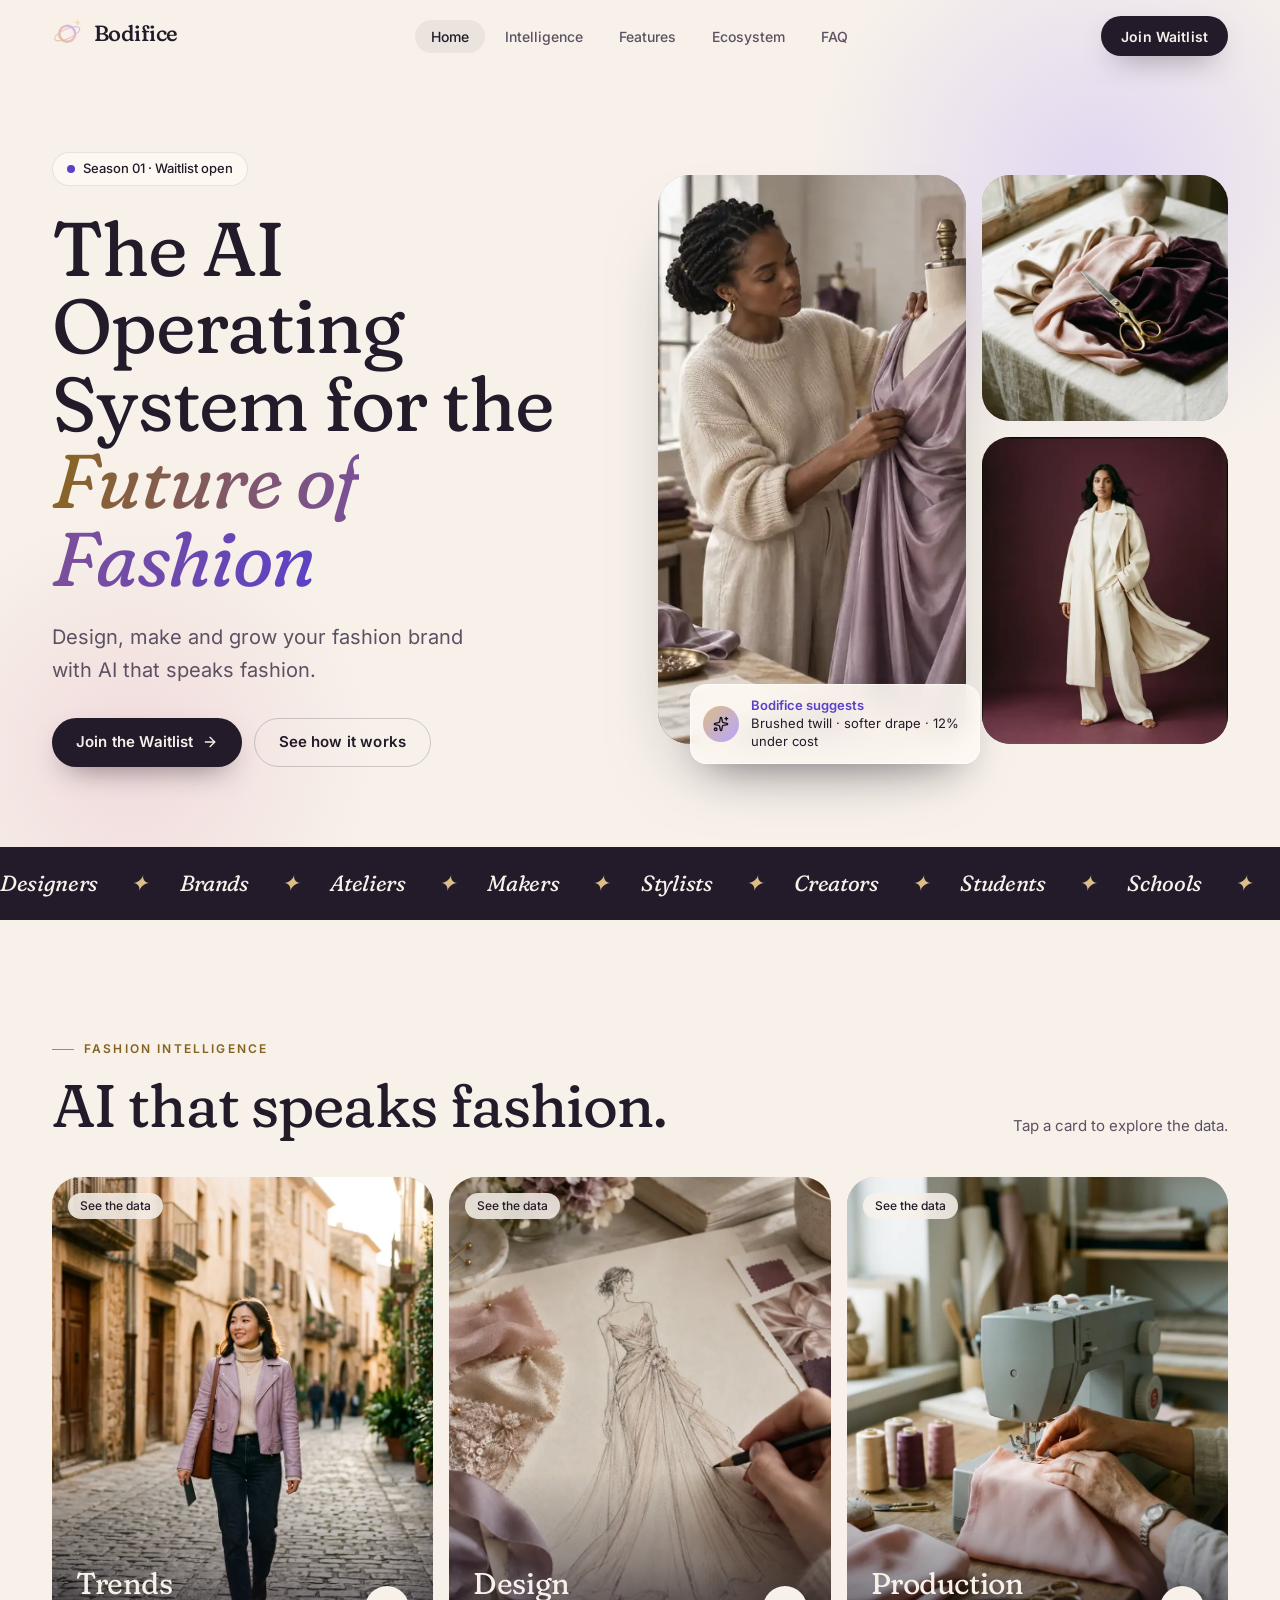
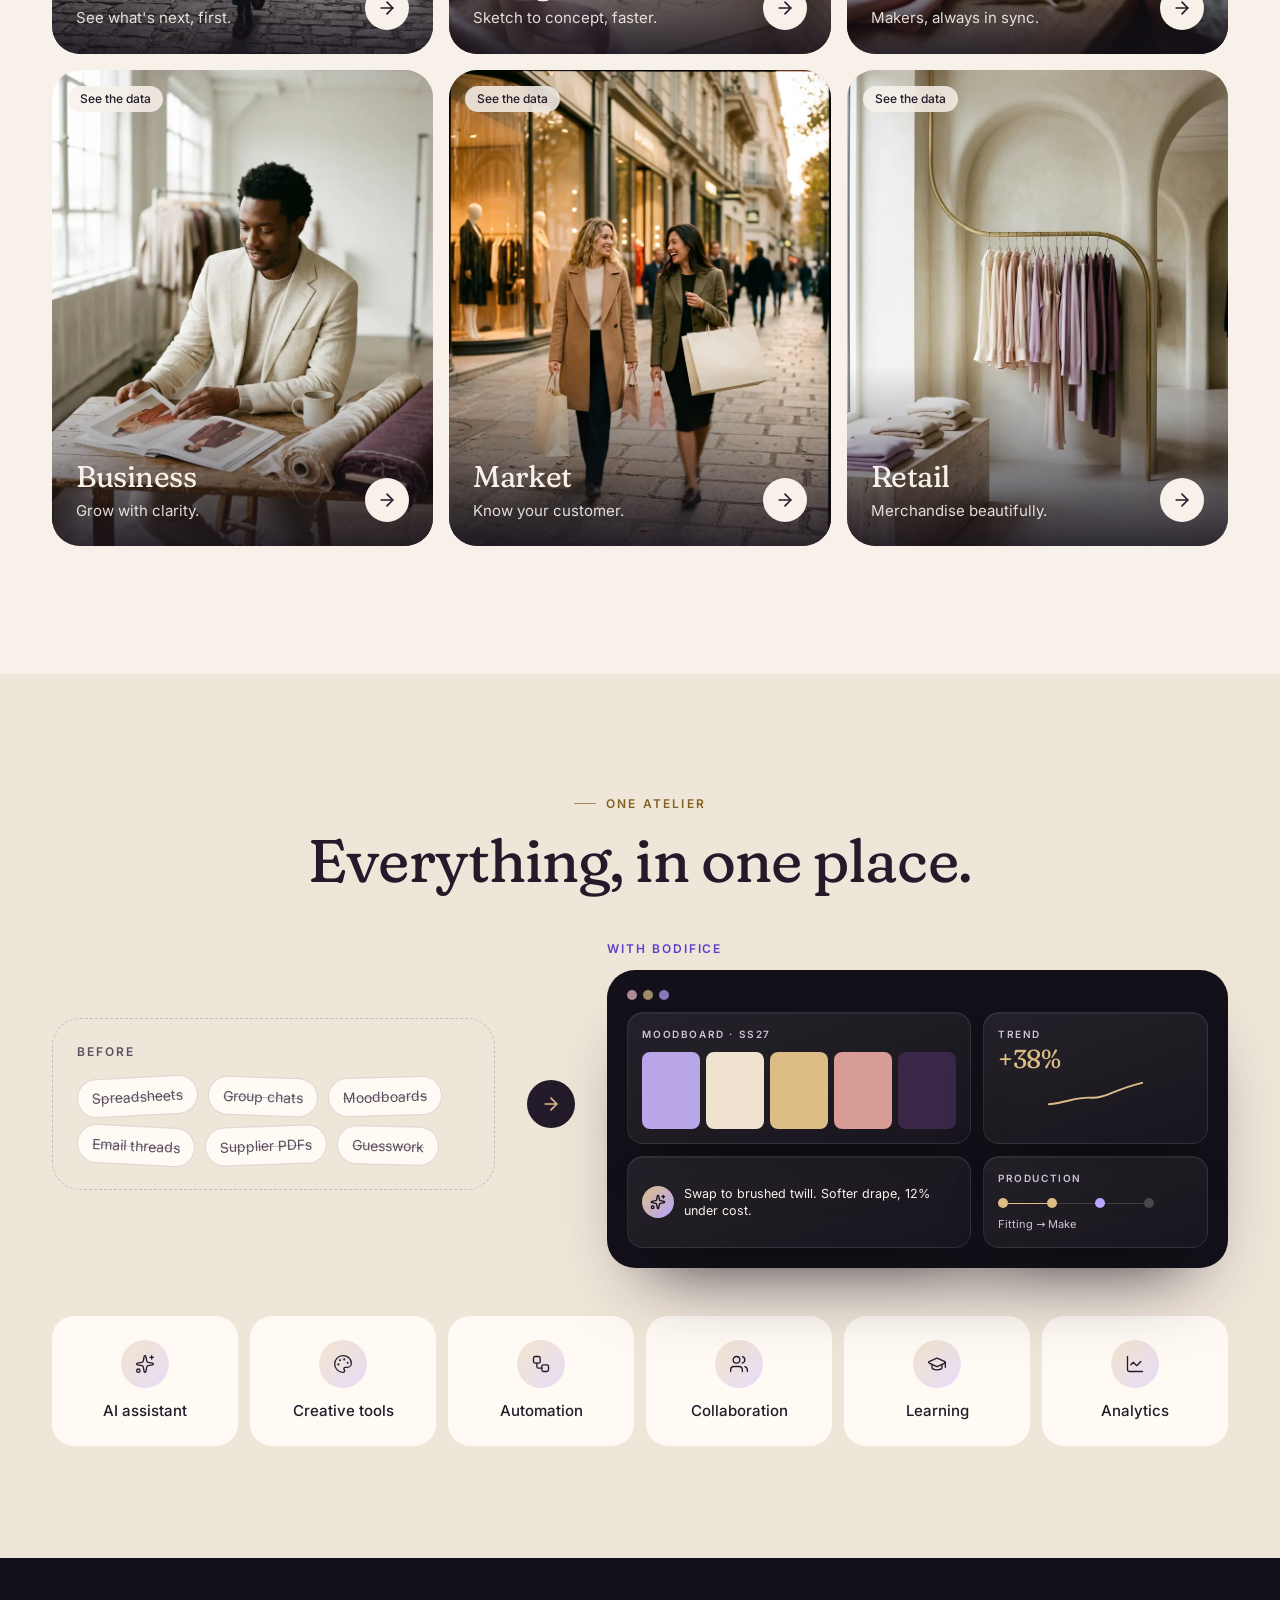
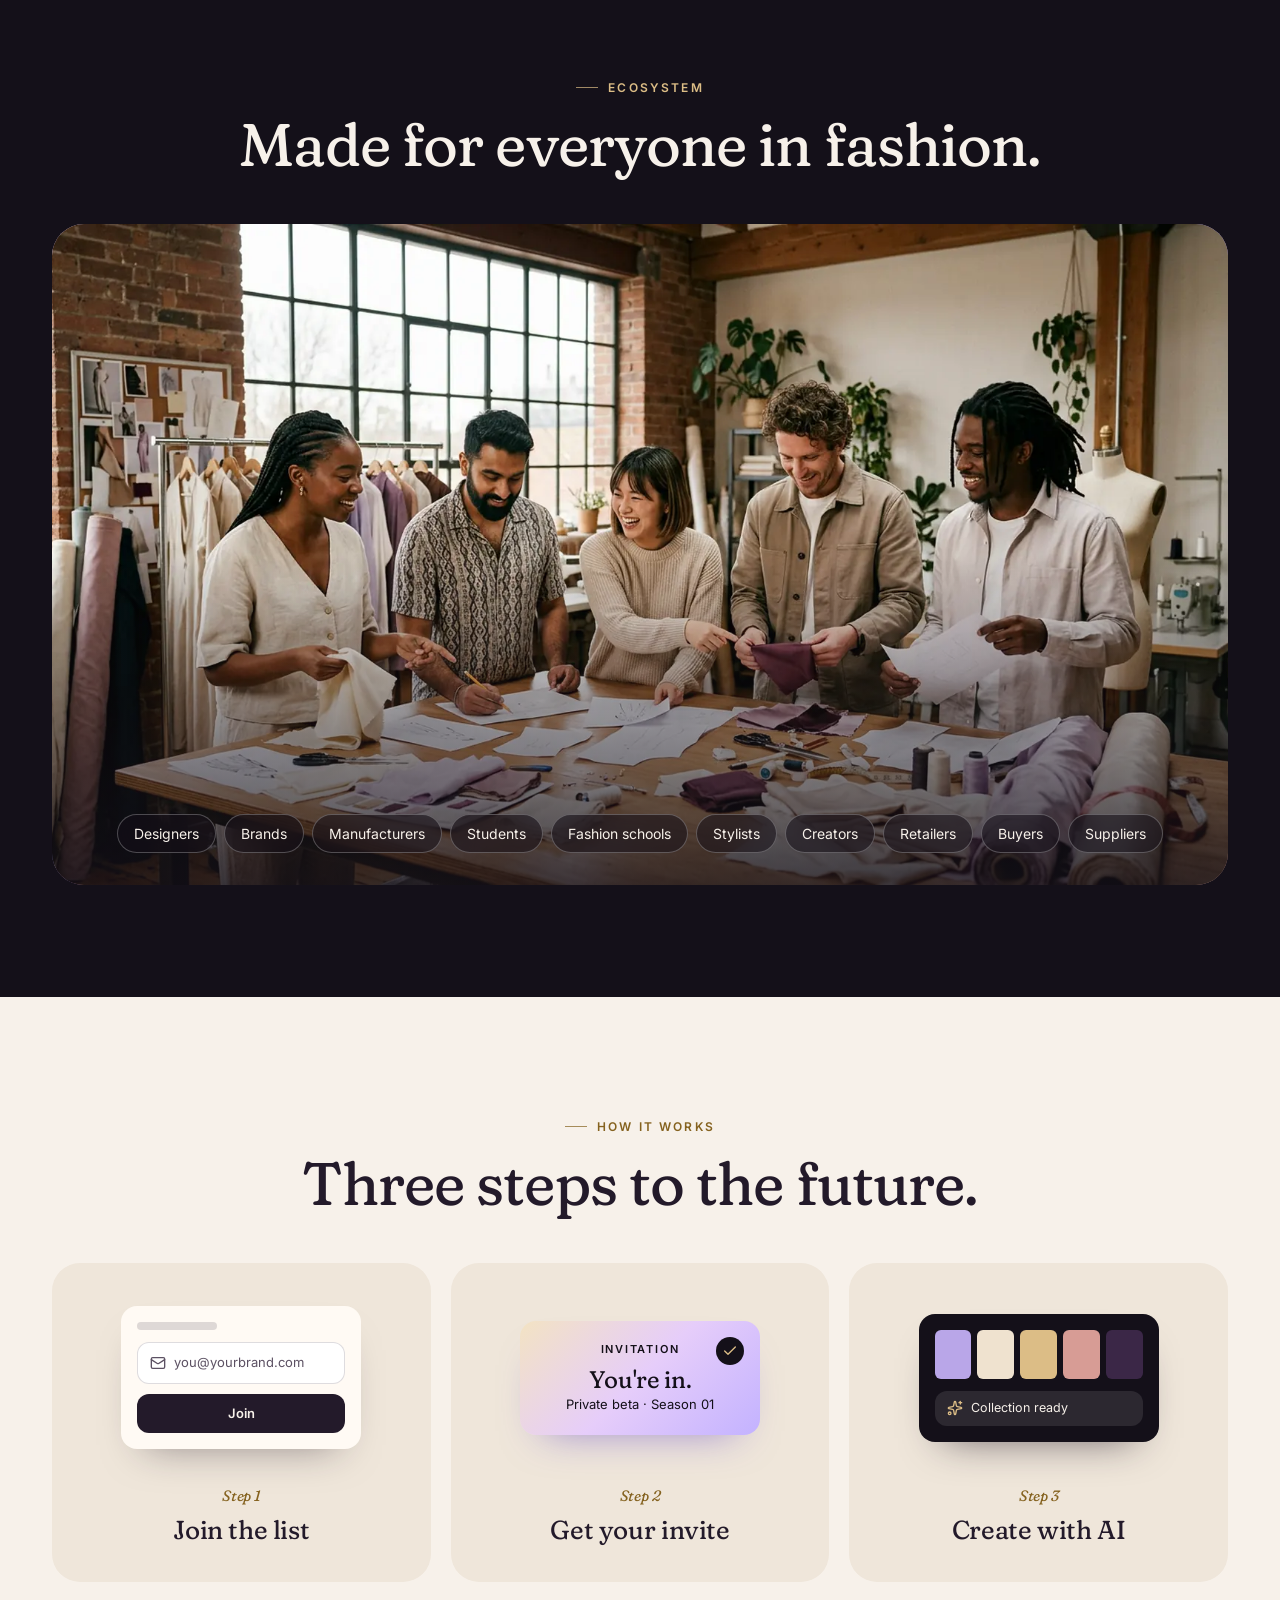
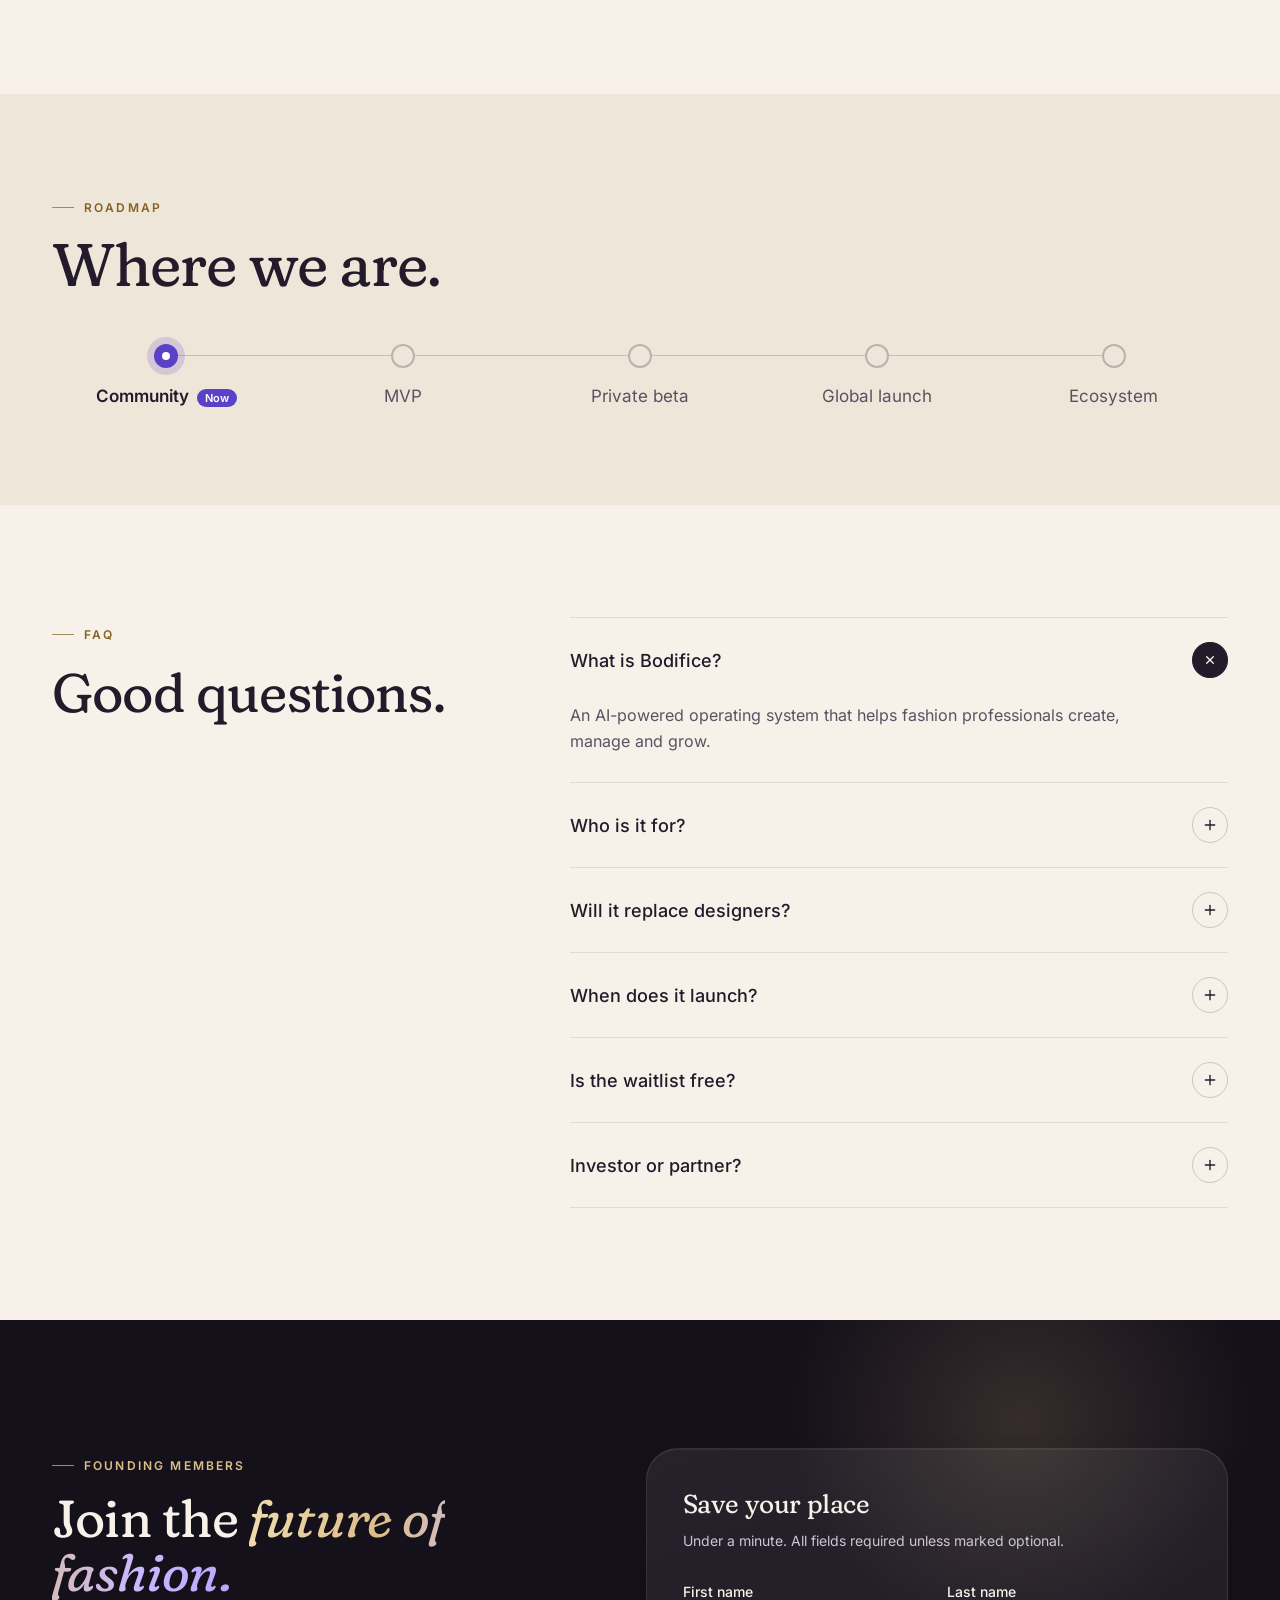
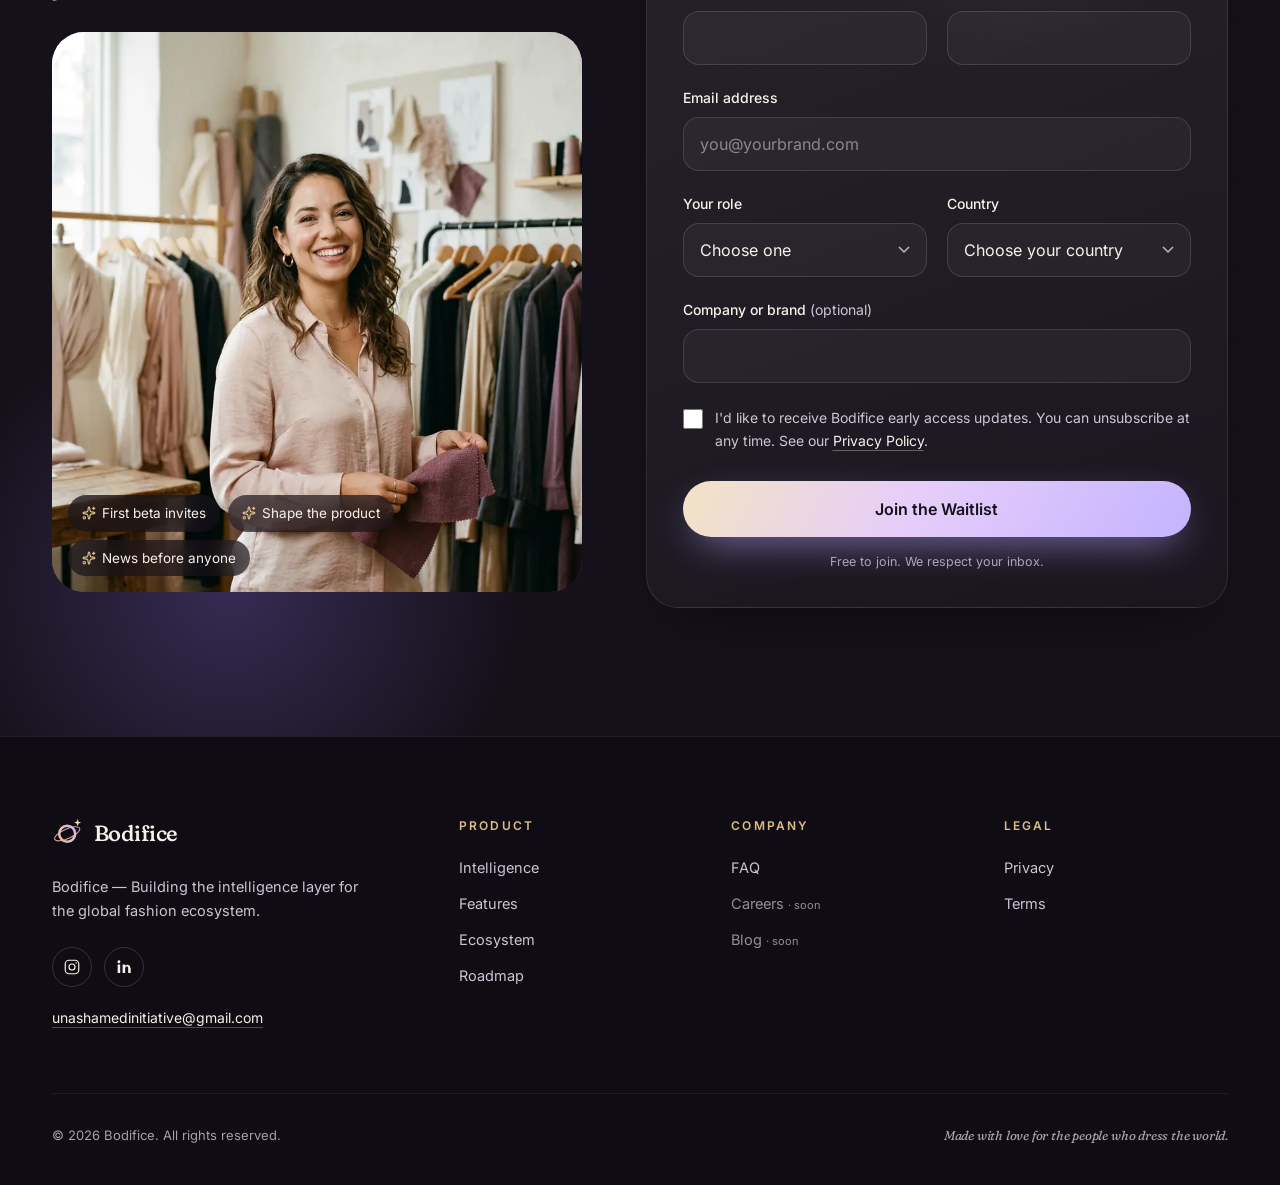
<file: index.html>
<!doctype html>
<html lang="en">
  <head>
    <meta charset="UTF-8" />
    <meta name="viewport" content="width=device-width, initial-scale=1" />
    <meta name="theme-color" content="#141019" />
    <title>Bodifice | The AI Operating System for the Future of Fashion</title>
    <meta name="description" content="Bodifice is an AI-powered fashion intelligence platform helping designers, brands, manufacturers, and fashion professionals create, manage, and grow smarter." />
    <meta name="robots" content="index, follow" />
    <link rel="canonical" href="https://fashionos.ai/" />
    <meta property="og:type" content="website" />
    <meta property="og:site_name" content="Bodifice" />
    <meta property="og:title" content="Bodifice — Building the Intelligence Layer for Fashion" />
    <meta property="og:description" content="Discover the future of fashion technology with Bodifice, an AI-powered platform designed to transform creativity, production, and business decisions." />
    <meta property="og:url" content="https://fashionos.ai/" />
    <meta property="og:image" content="https://fashionos.ai/og-image.png" />
    <meta property="og:image:width" content="1200" />
    <meta property="og:image:height" content="630" />
    <meta property="og:image:alt" content="Bodifice, the AI operating system for the future of fashion" />
    <meta name="twitter:card" content="summary_large_image" />
    <meta name="twitter:title" content="Bodifice — Building the Intelligence Layer for Fashion" />
    <meta name="twitter:description" content="Discover the future of fashion technology with Bodifice, an AI-powered platform designed to transform creativity, production, and business decisions." />
    <meta name="twitter:image" content="https://fashionos.ai/og-image.png" />
    <script type="application/ld+json">{"@context":"https://schema.org","@type":"Organization","name":"Bodifice","url":"https://fashionos.ai/","logo":"https://fashionos.ai/icon-512.png","description":"Bodifice — Building the intelligence layer for the global fashion ecosystem.","sameAs":[]}</script>
    <script type="application/ld+json">{"@context":"https://schema.org","@type":"WebSite","name":"Bodifice","url":"https://fashionos.ai/"}</script>
    <script type="application/ld+json">{"@context":"https://schema.org","@type":"SoftwareApplication","name":"Bodifice","applicationCategory":"BusinessApplication","applicationSubCategory":"AI Fashion Technology Platform","operatingSystem":"Web","description":"Bodifice is an AI-powered fashion intelligence platform helping designers, brands, manufacturers, and fashion professionals create, manage, and grow smarter.","url":"https://fashionos.ai/"}</script>
    <script type="application/ld+json">{"@context":"https://schema.org","@type":"FAQPage","mainEntity":[{"@type":"Question","name":"What is Bodifice?","acceptedAnswer":{"@type":"Answer","text":"An AI-powered operating system that helps fashion professionals create, manage and grow."}},{"@type":"Question","name":"Who is it for?","acceptedAnswer":{"@type":"Answer","text":"Everyone in fashion, starting with independent designers and growing brands."}},{"@type":"Question","name":"Will it replace designers?","acceptedAnswer":{"@type":"Answer","text":"Never. It elevates your eye and handles the busywork."}},{"@type":"Question","name":"When does it launch?","acceptedAnswer":{"@type":"Answer","text":"It's in development now. Waitlist members hear first."}},{"@type":"Question","name":"Is the waitlist free?","acceptedAnswer":{"@type":"Answer","text":"Yes, completely free."}},{"@type":"Question","name":"Investor or partner?","acceptedAnswer":{"@type":"Answer","text":"Join the waitlist as Investor or Partner and we'll be in touch."}}]}</script>
    <link rel="icon" href="./favicon.svg" type="image/svg+xml" />
    <link rel="icon" href="./favicon-32.png" sizes="32x32" type="image/png" />
    <link rel="apple-touch-icon" href="./apple-touch-icon.png" />
    <link rel="preload" href="./fraunces-latin-soft-normal.woff2" as="font" type="font/woff2" crossorigin />
    <link rel="preload" href="./fraunces-latin-soft-italic.woff2" as="font" type="font/woff2" crossorigin />
    <link rel="preload" href="./inter-latin-wght-normal.woff2" as="font" type="font/woff2" crossorigin />
    <script defer src="./config.js"></script>
    <script type="module" crossorigin src="./index-CwRFqcDE.js"></script>
    <link rel="stylesheet" crossorigin href="./style-B6pCrrAK.css">
  </head>
  <body>
    <div id="root" data-page="home"><link rel="preload" as="image" href="./fashionos-designer-draping-silk.webp" fetchPriority="high"/><link rel="preload" as="image" href="./fashionos-fabric-swatches.webp" fetchPriority="high"/><link rel="preload" as="image" href="./fashionos-cream-trench-look.webp" fetchPriority="high"/><header class="fixed inset-x-0 top-0 z-50 transition-all duration-500 border-b border-transparent bg-transparent"><a href="#main" class="sr-only focus:not-sr-only focus:absolute focus:left-4 focus:top-3 focus:z-50 focus:rounded-full focus:bg-silk focus:px-4 focus:py-2 focus:text-ink">Skip to content</a><nav aria-label="Main" class="container-fos flex h-[72px] items-center justify-between gap-6"><a href="#top" aria-label="Bodifice home"><span class="inline-flex items-center gap-2.5 "><svg viewBox="0 0 40 40" class="h-8 w-8" aria-hidden="true" focusable="false"><defs><linearGradient id="fos-g-light" x1="4" y1="34" x2="34" y2="6" gradientUnits="userSpaceOnUse"><stop offset="0" stop-color="#dcbd86"></stop><stop offset="0.55" stop-color="#e9bfcb"></stop><stop offset="1" stop-color="#b7a5ff"></stop></linearGradient></defs><circle cx="19" cy="21" r="10" fill="none" stroke="url(#fos-g-light)" stroke-width="3.2"></circle><ellipse cx="19" cy="21" rx="17" ry="6" transform="rotate(-24 19 21)" fill="none" stroke="url(#fos-g-light)" stroke-width="1.3" opacity="0.9"></ellipse><path d="M32 2.5 L33.2 5.8 L36.5 7 L33.2 8.2 L32 11.5 L30.8 8.2 L27.5 7 L30.8 5.8 Z" fill="#f1dcae"></path></svg><span class="font-display text-[22px] leading-none font-medium tracking-tight text-ink">Bodifice</span></span></a><ul class="hidden items-center gap-1 lg:flex"><li><a href="#top" aria-current="true" class="relative rounded-full px-4 py-2 text-[14px] font-medium transition-colors duration-300 text-ink"><span aria-hidden="true" class="absolute inset-0 -z-10 rounded-full bg-ink/[0.06] transition-all duration-500 scale-100 opacity-100"></span>Home</a></li><li><a href="#intelligence" class="relative rounded-full px-4 py-2 text-[14px] font-medium transition-colors duration-300 text-ink-soft hover:text-ink"><span aria-hidden="true" class="absolute inset-0 -z-10 rounded-full bg-ink/[0.06] transition-all duration-500 scale-90 opacity-0"></span>Intelligence</a></li><li><a href="#features" class="relative rounded-full px-4 py-2 text-[14px] font-medium transition-colors duration-300 text-ink-soft hover:text-ink"><span aria-hidden="true" class="absolute inset-0 -z-10 rounded-full bg-ink/[0.06] transition-all duration-500 scale-90 opacity-0"></span>Features</a></li><li><a href="#ecosystem" class="relative rounded-full px-4 py-2 text-[14px] font-medium transition-colors duration-300 text-ink-soft hover:text-ink"><span aria-hidden="true" class="absolute inset-0 -z-10 rounded-full bg-ink/[0.06] transition-all duration-500 scale-90 opacity-0"></span>Ecosystem</a></li><li><a href="#faq" class="relative rounded-full px-4 py-2 text-[14px] font-medium transition-colors duration-300 text-ink-soft hover:text-ink"><span aria-hidden="true" class="absolute inset-0 -z-10 rounded-full bg-ink/[0.06] transition-all duration-500 scale-90 opacity-0"></span>FAQ</a></li></ul><div class="flex items-center gap-2"><a href="#waitlist" class="group relative inline-flex min-h-12 whitespace-nowrap items-center justify-center gap-2 rounded-full px-6 py-3 text-[15px] font-semibold tracking-[0.01em] transition-all duration-300 ease-[var(--ease-silk)] active:scale-[0.98] select-none text-silk bg-ink shadow-[0_12px_30px_-14px_rgba(35,26,42,0.7)] hover:bg-[#33263d] hover:-translate-y-0.5 hidden !min-h-10 !px-5 !py-2 !text-[14px] sm:inline-flex">Join Waitlist</a><button type="button" class="inline-flex h-11 w-11 items-center justify-center rounded-full border border-ink/15 text-ink lg:hidden" aria-expanded="false" aria-controls="mobile-menu" aria-label="Open menu"><svg xmlns="http://www.w3.org/2000/svg" width="24" height="24" viewBox="0 0 24 24" fill="none" stroke="currentColor" stroke-width="2" stroke-linecap="round" stroke-linejoin="round" class="lucide lucide-menu h-5 w-5" aria-hidden="true"><path d="M4 5h16"></path><path d="M4 12h16"></path><path d="M4 19h16"></path></svg></button></div></nav></header><main id="main"><section id="top" aria-labelledby="hero-title" class="on-light relative overflow-hidden bg-silk pt-[72px] text-ink"><div aria-hidden="true" class="absolute -top-32 right-[-10%] h-[620px] w-[620px] rounded-full bg-[radial-gradient(circle,rgba(183,165,255,0.35),transparent_65%)]"></div><div aria-hidden="true" class="absolute bottom-[-20%] left-[-10%] h-[520px] w-[520px] rounded-full bg-[radial-gradient(circle,rgba(233,191,203,0.45),transparent_65%)]"></div><div class="container-fos relative grid items-center gap-12 py-12 lg:grid-cols-[1fr_1.05fr] lg:gap-16 lg:py-20"><div><p class="inline-flex items-center gap-2 rounded-full border border-ink/10 bg-cream/80 px-3.5 py-1.5 text-[13px] font-medium text-ink"><span class="pulse-soft h-2 w-2 rounded-full bg-orchid-deep" aria-hidden="true"></span>Season 01 · Waitlist open</p><h1 id="hero-title" class="mt-6 text-[44px] leading-[1.02] font-normal sm:text-[60px] lg:text-[76px]">The AI Operating System for the<!-- --> <em class="text-sheen-light pr-1 italic">Future of Fashion</em></h1><p class="mt-6 max-w-md text-[18px] leading-relaxed text-ink-soft sm:text-[20px]">Design, make and grow your fashion brand with AI that speaks fashion.</p><div class="mt-8 flex flex-col gap-3 sm:flex-row"><a href="#waitlist" class="group relative inline-flex min-h-12 whitespace-nowrap items-center justify-center gap-2 rounded-full px-6 py-3 text-[15px] font-semibold tracking-[0.01em] transition-all duration-300 ease-[var(--ease-silk)] active:scale-[0.98] select-none text-silk bg-ink shadow-[0_12px_30px_-14px_rgba(35,26,42,0.7)] hover:bg-[#33263d] hover:-translate-y-0.5 ">Join the Waitlist<svg xmlns="http://www.w3.org/2000/svg" width="24" height="24" viewBox="0 0 24 24" fill="none" stroke="currentColor" stroke-width="2" stroke-linecap="round" stroke-linejoin="round" class="lucide lucide-arrow-right h-4 w-4 transition-transform duration-300 group-hover:translate-x-0.5" aria-hidden="true"><path d="M5 12h14"></path><path d="m12 5 7 7-7 7"></path></svg></a><a href="#how" class="group relative inline-flex min-h-12 whitespace-nowrap items-center justify-center gap-2 rounded-full px-6 py-3 text-[15px] font-semibold tracking-[0.01em] transition-all duration-300 ease-[var(--ease-silk)] active:scale-[0.98] select-none text-ink border border-ink/20 bg-transparent hover:bg-ink/[0.04] hover:border-ink/40 ">See how it works</a></div></div><div class="relative mx-auto grid w-full max-w-[600px] grid-cols-[1.25fr_1fr] gap-3 sm:gap-4"><div class="relative overflow-hidden row-span-2 h-full min-h-[300px] rounded-[32px] shadow-[0_40px_80px_-40px_rgba(35,26,42,0.55)]" style="background:radial-gradient(120% 90% at 30% 20%, #e9d9f7, #9c86c9 55%, #3b2747)"><img src="./fashionos-designer-draping-silk.webp" alt="A designer draping lilac silk on a dress form in a softly lit atelier" width="600" height="750" loading="eager" fetchPriority="high" decoding="async" class="absolute inset-0 h-full w-full object-cover"/></div><div class="relative overflow-hidden aspect-square rounded-[28px]" style="background:radial-gradient(120% 120% at 70% 30%, #f3e3c3, #d79c95 55%, #6e4a5c)"><img src="./fashionos-fabric-swatches.webp" alt="Champagne, blush and plum fabrics with gold tailor scissors" width="600" height="600" loading="eager" fetchPriority="high" decoding="async" class="absolute inset-0 h-full w-full object-cover"/></div><div class="relative overflow-hidden aspect-[4/5] rounded-[28px] [&amp;_img]:object-[50%_20%]" style="background:radial-gradient(120% 90% at 50% 30%, #efe2cf, #b39a86 50%, #3b2747)"><img src="./fashionos-cream-trench-look.webp" alt="A model in a flowing cream trench coat against a plum backdrop" width="600" height="745" loading="eager" fetchPriority="high" decoding="async" class="absolute inset-0 h-full w-full object-cover"/></div><div class="absolute -bottom-5 left-4 flex max-w-[290px] items-center gap-3 rounded-2xl border border-white/60 bg-cream/90 p-3 pr-4 shadow-[0_20px_40px_-20px_rgba(35,26,42,0.45)] backdrop-blur-md sm:left-8"><span class="inline-flex h-9 w-9 shrink-0 items-center justify-center rounded-full bg-[linear-gradient(135deg,#dcbd86,#b7a5ff)]"><svg xmlns="http://www.w3.org/2000/svg" width="24" height="24" viewBox="0 0 24 24" fill="none" stroke="currentColor" stroke-width="2" stroke-linecap="round" stroke-linejoin="round" class="lucide lucide-sparkles h-4 w-4 text-velvet" aria-hidden="true"><path d="M11.017 2.814a1 1 0 0 1 1.966 0l1.051 5.558a2 2 0 0 0 1.594 1.594l5.558 1.051a1 1 0 0 1 0 1.966l-5.558 1.051a2 2 0 0 0-1.594 1.594l-1.051 5.558a1 1 0 0 1-1.966 0l-1.051-5.558a2 2 0 0 0-1.594-1.594l-5.558-1.051a1 1 0 0 1 0-1.966l5.558-1.051a2 2 0 0 0 1.594-1.594z"></path><path d="M20 2v4"></path><path d="M22 4h-4"></path><circle cx="4" cy="20" r="2"></circle></svg></span><span class="text-[13px] leading-snug"><span class="block font-semibold text-orchid-deep">Bodifice suggests</span><span class="text-ink">Brushed twill · softer drape · 12% under cost</span></span></div></div></div></section><section aria-label="Who Bodifice is for" class="overflow-hidden bg-ink py-5"><ul class="marquee flex w-max gap-8"><li class="flex items-center gap-8 font-display text-[22px] whitespace-nowrap text-silk italic">Designers<span class="text-champagne" aria-hidden="true">✦</span></li><li class="flex items-center gap-8 font-display text-[22px] whitespace-nowrap text-silk italic">Brands<span class="text-champagne" aria-hidden="true">✦</span></li><li class="flex items-center gap-8 font-display text-[22px] whitespace-nowrap text-silk italic">Ateliers<span class="text-champagne" aria-hidden="true">✦</span></li><li class="flex items-center gap-8 font-display text-[22px] whitespace-nowrap text-silk italic">Makers<span class="text-champagne" aria-hidden="true">✦</span></li><li class="flex items-center gap-8 font-display text-[22px] whitespace-nowrap text-silk italic">Stylists<span class="text-champagne" aria-hidden="true">✦</span></li><li class="flex items-center gap-8 font-display text-[22px] whitespace-nowrap text-silk italic">Creators<span class="text-champagne" aria-hidden="true">✦</span></li><li class="flex items-center gap-8 font-display text-[22px] whitespace-nowrap text-silk italic">Students<span class="text-champagne" aria-hidden="true">✦</span></li><li class="flex items-center gap-8 font-display text-[22px] whitespace-nowrap text-silk italic">Schools<span class="text-champagne" aria-hidden="true">✦</span></li><li class="flex items-center gap-8 font-display text-[22px] whitespace-nowrap text-silk italic">Retailers<span class="text-champagne" aria-hidden="true">✦</span></li><li class="flex items-center gap-8 font-display text-[22px] whitespace-nowrap text-silk italic">Buyers<span class="text-champagne" aria-hidden="true">✦</span></li><li class="flex items-center gap-8 font-display text-[22px] whitespace-nowrap text-silk italic">Suppliers<span class="text-champagne" aria-hidden="true">✦</span></li><li aria-hidden="true" class="flex items-center gap-8 font-display text-[22px] whitespace-nowrap text-silk italic">Designers<span class="text-champagne" aria-hidden="true">✦</span></li><li aria-hidden="true" class="flex items-center gap-8 font-display text-[22px] whitespace-nowrap text-silk italic">Brands<span class="text-champagne" aria-hidden="true">✦</span></li><li aria-hidden="true" class="flex items-center gap-8 font-display text-[22px] whitespace-nowrap text-silk italic">Ateliers<span class="text-champagne" aria-hidden="true">✦</span></li><li aria-hidden="true" class="flex items-center gap-8 font-display text-[22px] whitespace-nowrap text-silk italic">Makers<span class="text-champagne" aria-hidden="true">✦</span></li><li aria-hidden="true" class="flex items-center gap-8 font-display text-[22px] whitespace-nowrap text-silk italic">Stylists<span class="text-champagne" aria-hidden="true">✦</span></li><li aria-hidden="true" class="flex items-center gap-8 font-display text-[22px] whitespace-nowrap text-silk italic">Creators<span class="text-champagne" aria-hidden="true">✦</span></li><li aria-hidden="true" class="flex items-center gap-8 font-display text-[22px] whitespace-nowrap text-silk italic">Students<span class="text-champagne" aria-hidden="true">✦</span></li><li aria-hidden="true" class="flex items-center gap-8 font-display text-[22px] whitespace-nowrap text-silk italic">Schools<span class="text-champagne" aria-hidden="true">✦</span></li><li aria-hidden="true" class="flex items-center gap-8 font-display text-[22px] whitespace-nowrap text-silk italic">Retailers<span class="text-champagne" aria-hidden="true">✦</span></li><li aria-hidden="true" class="flex items-center gap-8 font-display text-[22px] whitespace-nowrap text-silk italic">Buyers<span class="text-champagne" aria-hidden="true">✦</span></li><li aria-hidden="true" class="flex items-center gap-8 font-display text-[22px] whitespace-nowrap text-silk italic">Suppliers<span class="text-champagne" aria-hidden="true">✦</span></li></ul></section><section id="intelligence" aria-labelledby="intel-title" class="on-light bg-silk py-20 text-ink sm:py-28"><div class="container-fos"><div class="flex flex-col justify-between gap-4 sm:flex-row sm:items-end"><div><p class="eyebrow text-gold-deep">Fashion Intelligence</p><h2 id="intel-title" class="mt-4 text-[36px] leading-[1.05] font-normal sm:text-[48px] lg:text-[60px] text-ink ">AI that speaks fashion.</h2></div><p class="text-[15px] text-ink-soft">Tap a card to explore the data.</p></div><ul class="-mx-5 mt-10 flex snap-x snap-mandatory gap-4 overflow-x-auto px-5 pb-4 sm:mx-0 sm:grid sm:grid-cols-2 sm:overflow-visible sm:px-0 lg:grid-cols-3"><li class="w-[78%] shrink-0 snap-start sm:w-auto"><a href="intelligence-trends.html" class="group relative block overflow-hidden rounded-[28px]"><div class="relative overflow-hidden aspect-[4/5] transition-transform duration-700 ease-[var(--ease-silk)] group-hover:scale-[1.03]" style="background:linear-gradient(160deg, #d6cbff, #7a62c4 60%, #2a1f35)"><img src="./fashionos-trend-intelligence.webp" alt="A woman in a lilac leather jacket walking down a cobblestone street" width="800" height="993" loading="lazy" fetchPriority="auto" decoding="async" class="absolute inset-0 h-full w-full object-cover"/></div><div class="absolute inset-x-0 bottom-0 flex items-end justify-between gap-3 bg-gradient-to-t from-[#140f19]/85 via-[#140f19]/35 to-transparent p-6 pt-24"><div><h3 class="text-[30px] leading-none font-normal text-silk">Trends</h3><p class="mt-2 text-[15px] text-silk/90">See what&#x27;s next, first.</p></div><span class="inline-flex h-11 w-11 shrink-0 items-center justify-center rounded-full bg-silk text-ink transition-transform duration-300 group-hover:translate-x-1" aria-hidden="true"><svg xmlns="http://www.w3.org/2000/svg" width="24" height="24" viewBox="0 0 24 24" fill="none" stroke="currentColor" stroke-width="2" stroke-linecap="round" stroke-linejoin="round" class="lucide lucide-arrow-right h-5 w-5" aria-hidden="true"><path d="M5 12h14"></path><path d="m12 5 7 7-7 7"></path></svg></span></div><span class="absolute top-4 left-4 rounded-full bg-silk/85 px-3 py-1 text-[12px] font-medium text-ink backdrop-blur">See the data</span></a></li><li class="w-[78%] shrink-0 snap-start sm:w-auto"><a href="intelligence-design.html" class="group relative block overflow-hidden rounded-[28px]"><div class="relative overflow-hidden aspect-[4/5] transition-transform duration-700 ease-[var(--ease-silk)] group-hover:scale-[1.03]" style="background:linear-gradient(160deg, #f6efe6, #d9c6a8 60%, #8a6a4a)"><img src="./fashionos-design-intelligence.webp" alt="A hand sketching a gown beside lilac ribbon and fabric swatches" width="800" height="1000" loading="lazy" fetchPriority="auto" decoding="async" class="absolute inset-0 h-full w-full object-cover"/></div><div class="absolute inset-x-0 bottom-0 flex items-end justify-between gap-3 bg-gradient-to-t from-[#140f19]/85 via-[#140f19]/35 to-transparent p-6 pt-24"><div><h3 class="text-[30px] leading-none font-normal text-silk">Design</h3><p class="mt-2 text-[15px] text-silk/90">Sketch to concept, faster.</p></div><span class="inline-flex h-11 w-11 shrink-0 items-center justify-center rounded-full bg-silk text-ink transition-transform duration-300 group-hover:translate-x-1" aria-hidden="true"><svg xmlns="http://www.w3.org/2000/svg" width="24" height="24" viewBox="0 0 24 24" fill="none" stroke="currentColor" stroke-width="2" stroke-linecap="round" stroke-linejoin="round" class="lucide lucide-arrow-right h-5 w-5" aria-hidden="true"><path d="M5 12h14"></path><path d="m12 5 7 7-7 7"></path></svg></span></div><span class="absolute top-4 left-4 rounded-full bg-silk/85 px-3 py-1 text-[12px] font-medium text-ink backdrop-blur">See the data</span></a></li><li class="w-[78%] shrink-0 snap-start sm:w-auto"><a href="intelligence-production.html" class="group relative block overflow-hidden rounded-[28px]"><div class="relative overflow-hidden aspect-[4/5] transition-transform duration-700 ease-[var(--ease-silk)] group-hover:scale-[1.03]" style="background:linear-gradient(160deg, #e9bfcb, #a86f80 60%, #3b2230)"><img src="./fashionos-production-intelligence.webp" alt="A seamstress&#x27;s hands guiding fabric through a sewing machine" width="800" height="993" loading="lazy" fetchPriority="auto" decoding="async" class="absolute inset-0 h-full w-full object-cover"/></div><div class="absolute inset-x-0 bottom-0 flex items-end justify-between gap-3 bg-gradient-to-t from-[#140f19]/85 via-[#140f19]/35 to-transparent p-6 pt-24"><div><h3 class="text-[30px] leading-none font-normal text-silk">Production</h3><p class="mt-2 text-[15px] text-silk/90">Makers, always in sync.</p></div><span class="inline-flex h-11 w-11 shrink-0 items-center justify-center rounded-full bg-silk text-ink transition-transform duration-300 group-hover:translate-x-1" aria-hidden="true"><svg xmlns="http://www.w3.org/2000/svg" width="24" height="24" viewBox="0 0 24 24" fill="none" stroke="currentColor" stroke-width="2" stroke-linecap="round" stroke-linejoin="round" class="lucide lucide-arrow-right h-5 w-5" aria-hidden="true"><path d="M5 12h14"></path><path d="m12 5 7 7-7 7"></path></svg></span></div><span class="absolute top-4 left-4 rounded-full bg-silk/85 px-3 py-1 text-[12px] font-medium text-ink backdrop-blur">See the data</span></a></li><li class="w-[78%] shrink-0 snap-start sm:w-auto"><a href="intelligence-business.html" class="group relative block overflow-hidden rounded-[28px]"><div class="relative overflow-hidden aspect-[4/5] transition-transform duration-700 ease-[var(--ease-silk)] group-hover:scale-[1.03]" style="background:linear-gradient(160deg, #f1dcae, #b08a4f 60%, #3d2c1b)"><img src="./fashionos-business-intelligence.webp" alt="A brand founder reviewing a lookbook beside rolls of fabric" width="800" height="993" loading="lazy" fetchPriority="auto" decoding="async" class="absolute inset-0 h-full w-full object-cover"/></div><div class="absolute inset-x-0 bottom-0 flex items-end justify-between gap-3 bg-gradient-to-t from-[#140f19]/85 via-[#140f19]/35 to-transparent p-6 pt-24"><div><h3 class="text-[30px] leading-none font-normal text-silk">Business</h3><p class="mt-2 text-[15px] text-silk/90">Grow with clarity.</p></div><span class="inline-flex h-11 w-11 shrink-0 items-center justify-center rounded-full bg-silk text-ink transition-transform duration-300 group-hover:translate-x-1" aria-hidden="true"><svg xmlns="http://www.w3.org/2000/svg" width="24" height="24" viewBox="0 0 24 24" fill="none" stroke="currentColor" stroke-width="2" stroke-linecap="round" stroke-linejoin="round" class="lucide lucide-arrow-right h-5 w-5" aria-hidden="true"><path d="M5 12h14"></path><path d="m12 5 7 7-7 7"></path></svg></span></div><span class="absolute top-4 left-4 rounded-full bg-silk/85 px-3 py-1 text-[12px] font-medium text-ink backdrop-blur">See the data</span></a></li><li class="w-[78%] shrink-0 snap-start sm:w-auto"><a href="intelligence-market.html" class="group relative block overflow-hidden rounded-[28px]"><div class="relative overflow-hidden aspect-[4/5] transition-transform duration-700 ease-[var(--ease-silk)] group-hover:scale-[1.03]" style="background:linear-gradient(160deg, #c9d6ff, #6f7fbf 60%, #232845)"><img src="./fashionos-market-intelligence.webp" alt="Two shoppers with paper bags walking past boutique windows" width="800" height="993" loading="lazy" fetchPriority="auto" decoding="async" class="absolute inset-0 h-full w-full object-cover"/></div><div class="absolute inset-x-0 bottom-0 flex items-end justify-between gap-3 bg-gradient-to-t from-[#140f19]/85 via-[#140f19]/35 to-transparent p-6 pt-24"><div><h3 class="text-[30px] leading-none font-normal text-silk">Market</h3><p class="mt-2 text-[15px] text-silk/90">Know your customer.</p></div><span class="inline-flex h-11 w-11 shrink-0 items-center justify-center rounded-full bg-silk text-ink transition-transform duration-300 group-hover:translate-x-1" aria-hidden="true"><svg xmlns="http://www.w3.org/2000/svg" width="24" height="24" viewBox="0 0 24 24" fill="none" stroke="currentColor" stroke-width="2" stroke-linecap="round" stroke-linejoin="round" class="lucide lucide-arrow-right h-5 w-5" aria-hidden="true"><path d="M5 12h14"></path><path d="m12 5 7 7-7 7"></path></svg></span></div><span class="absolute top-4 left-4 rounded-full bg-silk/85 px-3 py-1 text-[12px] font-medium text-ink backdrop-blur">See the data</span></a></li><li class="w-[78%] shrink-0 snap-start sm:w-auto"><a href="intelligence-retail.html" class="group relative block overflow-hidden rounded-[28px]"><div class="relative overflow-hidden aspect-[4/5] transition-transform duration-700 ease-[var(--ease-silk)] group-hover:scale-[1.03]" style="background:linear-gradient(160deg, #efe6da, #bfa98f 60%, #4a3a2c)"><img src="./fashionos-retail-intelligence.webp" alt="A minimalist boutique with a rail of soft-toned garments" width="800" height="993" loading="lazy" fetchPriority="auto" decoding="async" class="absolute inset-0 h-full w-full object-cover"/></div><div class="absolute inset-x-0 bottom-0 flex items-end justify-between gap-3 bg-gradient-to-t from-[#140f19]/85 via-[#140f19]/35 to-transparent p-6 pt-24"><div><h3 class="text-[30px] leading-none font-normal text-silk">Retail</h3><p class="mt-2 text-[15px] text-silk/90">Merchandise beautifully.</p></div><span class="inline-flex h-11 w-11 shrink-0 items-center justify-center rounded-full bg-silk text-ink transition-transform duration-300 group-hover:translate-x-1" aria-hidden="true"><svg xmlns="http://www.w3.org/2000/svg" width="24" height="24" viewBox="0 0 24 24" fill="none" stroke="currentColor" stroke-width="2" stroke-linecap="round" stroke-linejoin="round" class="lucide lucide-arrow-right h-5 w-5" aria-hidden="true"><path d="M5 12h14"></path><path d="m12 5 7 7-7 7"></path></svg></span></div><span class="absolute top-4 left-4 rounded-full bg-silk/85 px-3 py-1 text-[12px] font-medium text-ink backdrop-blur">See the data</span></a></li></ul></div></section><section id="features" aria-labelledby="features-title" class="on-light bg-linen py-20 text-ink sm:py-28"><div class="container-fos"><div class="text-center"><p class="eyebrow text-gold-deep">One atelier</p><h2 id="features-title" class="mt-4 text-[36px] leading-[1.05] font-normal sm:text-[48px] lg:text-[60px] text-ink ">Everything, in one place.</h2></div><div class="mt-12 grid items-center gap-6 lg:grid-cols-[1fr_auto_1.4fr] lg:gap-8"><div class="rounded-[28px] border border-dashed border-ink/20 p-6"><p class="text-[12px] font-semibold tracking-[0.16em] text-ink-soft uppercase">Before</p><ul class="mt-4 flex flex-wrap gap-2.5"><li class="rounded-full border border-ink/15 bg-cream px-3.5 py-2 text-[14px] text-ink-soft line-through decoration-ink/30" style="transform:rotate(-3deg)">Spreadsheets</li><li class="rounded-full border border-ink/15 bg-cream px-3.5 py-2 text-[14px] text-ink-soft line-through decoration-ink/30" style="transform:rotate(2deg)">Group chats</li><li class="rounded-full border border-ink/15 bg-cream px-3.5 py-2 text-[14px] text-ink-soft line-through decoration-ink/30" style="transform:rotate(-1.5deg)">Moodboards</li><li class="rounded-full border border-ink/15 bg-cream px-3.5 py-2 text-[14px] text-ink-soft line-through decoration-ink/30" style="transform:rotate(3deg)">Email threads</li><li class="rounded-full border border-ink/15 bg-cream px-3.5 py-2 text-[14px] text-ink-soft line-through decoration-ink/30" style="transform:rotate(-2deg)">Supplier PDFs</li><li class="rounded-full border border-ink/15 bg-cream px-3.5 py-2 text-[14px] text-ink-soft line-through decoration-ink/30" style="transform:rotate(1.5deg)">Guesswork</li></ul></div><span class="mx-auto inline-flex h-12 w-12 rotate-90 items-center justify-center rounded-full bg-ink text-champagne lg:rotate-0" aria-hidden="true"><svg xmlns="http://www.w3.org/2000/svg" width="24" height="24" viewBox="0 0 24 24" fill="none" stroke="currentColor" stroke-width="2" stroke-linecap="round" stroke-linejoin="round" class="lucide lucide-arrow-right h-5 w-5" aria-hidden="true"><path d="M5 12h14"></path><path d="m12 5 7 7-7 7"></path></svg></span><div><p class="mb-3 text-[12px] font-semibold tracking-[0.16em] text-orchid-deep uppercase">With Bodifice</p><div role="img" aria-label="The Bodifice workspace: a moodboard, a trend signal, an AI suggestion and a production tracker in one view" class="relative rounded-[28px] bg-velvet p-4 shadow-[0_40px_80px_-40px_rgba(35,26,42,0.7)] sm:p-5"><div class="mb-3 flex items-center gap-1.5" aria-hidden="true"><span class="h-2.5 w-2.5 rounded-full bg-blush/70"></span><span class="h-2.5 w-2.5 rounded-full bg-champagne/70"></span><span class="h-2.5 w-2.5 rounded-full bg-orchid/70"></span></div><div class="grid grid-cols-5 gap-3"><div class="glass col-span-3 rounded-2xl p-3.5"><p class="text-[10px] font-semibold tracking-[0.16em] text-mist uppercase">Moodboard · SS27</p><div class="mt-2.5 flex gap-1.5"><span class="aspect-[3/4] flex-1 rounded-lg" style="background:#b9a6e8"></span><span class="aspect-[3/4] flex-1 rounded-lg" style="background:#efe2cf"></span><span class="aspect-[3/4] flex-1 rounded-lg" style="background:#dcbd86"></span><span class="aspect-[3/4] flex-1 rounded-lg" style="background:#d79c95"></span><span class="aspect-[3/4] flex-1 rounded-lg" style="background:#3b2747"></span></div></div><div class="glass col-span-2 rounded-2xl p-3.5"><p class="text-[10px] font-semibold tracking-[0.16em] text-mist uppercase">Trend</p><p class="mt-1 font-display text-[26px] leading-none text-champagne">+38%</p><svg viewBox="0 0 100 30" class="mt-2 h-7 w-full" aria-hidden="true"><path d="M0 26 C 20 24, 30 18, 45 19 S 70 10, 100 3" fill="none" stroke="#dcbd86" stroke-width="2" stroke-linecap="round"></path></svg></div><div class="glass col-span-3 flex items-center gap-2.5 rounded-2xl p-3.5"><span class="inline-flex h-8 w-8 shrink-0 items-center justify-center rounded-full bg-[linear-gradient(135deg,#dcbd86,#b7a5ff)]"><svg xmlns="http://www.w3.org/2000/svg" width="24" height="24" viewBox="0 0 24 24" fill="none" stroke="currentColor" stroke-width="2" stroke-linecap="round" stroke-linejoin="round" class="lucide lucide-sparkles h-4 w-4 text-velvet" aria-hidden="true"><path d="M11.017 2.814a1 1 0 0 1 1.966 0l1.051 5.558a2 2 0 0 0 1.594 1.594l5.558 1.051a1 1 0 0 1 0 1.966l-5.558 1.051a2 2 0 0 0-1.594 1.594l-1.051 5.558a1 1 0 0 1-1.966 0l-1.051-5.558a2 2 0 0 0-1.594-1.594l-5.558-1.051a1 1 0 0 1 0-1.966l5.558-1.051a2 2 0 0 0 1.594-1.594z"></path><path d="M20 2v4"></path><path d="M22 4h-4"></path><circle cx="4" cy="20" r="2"></circle></svg></span><p class="text-[12.5px] leading-snug text-silk">Swap to brushed twill. Softer drape, 12% under cost.</p></div><div class="glass col-span-2 rounded-2xl p-3.5"><p class="text-[10px] font-semibold tracking-[0.16em] text-mist uppercase">Production</p><div class="mt-3 flex items-center" aria-hidden="true"><span class="flex flex-1 items-center"><span class="h-2.5 w-2.5 rounded-full bg-champagne"></span><span class="h-px flex-1 bg-champagne"></span></span><span class="flex flex-1 items-center"><span class="h-2.5 w-2.5 rounded-full bg-champagne"></span><span class="h-px flex-1 bg-white/15"></span></span><span class="flex flex-1 items-center"><span class="h-2.5 w-2.5 rounded-full bg-orchid"></span><span class="h-px flex-1 bg-white/15"></span></span><span class="flex flex-1 items-center"><span class="h-2.5 w-2.5 rounded-full bg-white/20"></span></span></div><p class="mt-2 text-[11px] text-mist">Fitting → Make</p></div></div></div></div></div><ul class="mt-12 grid grid-cols-2 gap-3 sm:grid-cols-3 lg:grid-cols-6"><li class="flex flex-col items-center gap-3 rounded-[22px] bg-cream px-3 py-6 text-center transition-transform duration-300 hover:-translate-y-1"><span class="inline-flex h-12 w-12 items-center justify-center rounded-full bg-[linear-gradient(135deg,rgba(220,189,134,0.35),rgba(183,165,255,0.35))] text-ink"><svg xmlns="http://www.w3.org/2000/svg" width="24" height="24" viewBox="0 0 24 24" fill="none" stroke="currentColor" stroke-width="1.6" stroke-linecap="round" stroke-linejoin="round" class="lucide lucide-sparkles h-5 w-5" aria-hidden="true"><path d="M11.017 2.814a1 1 0 0 1 1.966 0l1.051 5.558a2 2 0 0 0 1.594 1.594l5.558 1.051a1 1 0 0 1 0 1.966l-5.558 1.051a2 2 0 0 0-1.594 1.594l-1.051 5.558a1 1 0 0 1-1.966 0l-1.051-5.558a2 2 0 0 0-1.594-1.594l-5.558-1.051a1 1 0 0 1 0-1.966l5.558-1.051a2 2 0 0 0 1.594-1.594z"></path><path d="M20 2v4"></path><path d="M22 4h-4"></path><circle cx="4" cy="20" r="2"></circle></svg></span><span class="text-[15px] font-medium">AI assistant</span></li><li class="flex flex-col items-center gap-3 rounded-[22px] bg-cream px-3 py-6 text-center transition-transform duration-300 hover:-translate-y-1"><span class="inline-flex h-12 w-12 items-center justify-center rounded-full bg-[linear-gradient(135deg,rgba(220,189,134,0.35),rgba(183,165,255,0.35))] text-ink"><svg xmlns="http://www.w3.org/2000/svg" width="24" height="24" viewBox="0 0 24 24" fill="none" stroke="currentColor" stroke-width="1.6" stroke-linecap="round" stroke-linejoin="round" class="lucide lucide-palette h-5 w-5" aria-hidden="true"><path d="M12 22a1 1 0 0 1 0-20 10 9 0 0 1 10 9 5 5 0 0 1-5 5h-2.25a1.75 1.75 0 0 0-1.4 2.8l.3.4a1.75 1.75 0 0 1-1.4 2.8z"></path><circle cx="13.5" cy="6.5" r=".5" fill="currentColor"></circle><circle cx="17.5" cy="10.5" r=".5" fill="currentColor"></circle><circle cx="6.5" cy="12.5" r=".5" fill="currentColor"></circle><circle cx="8.5" cy="7.5" r=".5" fill="currentColor"></circle></svg></span><span class="text-[15px] font-medium">Creative tools</span></li><li class="flex flex-col items-center gap-3 rounded-[22px] bg-cream px-3 py-6 text-center transition-transform duration-300 hover:-translate-y-1"><span class="inline-flex h-12 w-12 items-center justify-center rounded-full bg-[linear-gradient(135deg,rgba(220,189,134,0.35),rgba(183,165,255,0.35))] text-ink"><svg xmlns="http://www.w3.org/2000/svg" width="24" height="24" viewBox="0 0 24 24" fill="none" stroke="currentColor" stroke-width="1.6" stroke-linecap="round" stroke-linejoin="round" class="lucide lucide-workflow h-5 w-5" aria-hidden="true"><rect width="8" height="8" x="3" y="3" rx="2"></rect><path d="M7 11v4a2 2 0 0 0 2 2h4"></path><rect width="8" height="8" x="13" y="13" rx="2"></rect></svg></span><span class="text-[15px] font-medium">Automation</span></li><li class="flex flex-col items-center gap-3 rounded-[22px] bg-cream px-3 py-6 text-center transition-transform duration-300 hover:-translate-y-1"><span class="inline-flex h-12 w-12 items-center justify-center rounded-full bg-[linear-gradient(135deg,rgba(220,189,134,0.35),rgba(183,165,255,0.35))] text-ink"><svg xmlns="http://www.w3.org/2000/svg" width="24" height="24" viewBox="0 0 24 24" fill="none" stroke="currentColor" stroke-width="1.6" stroke-linecap="round" stroke-linejoin="round" class="lucide lucide-users h-5 w-5" aria-hidden="true"><path d="M16 21v-2a4 4 0 0 0-4-4H6a4 4 0 0 0-4 4v2"></path><path d="M16 3.128a4 4 0 0 1 0 7.744"></path><path d="M22 21v-2a4 4 0 0 0-3-3.87"></path><circle cx="9" cy="7" r="4"></circle></svg></span><span class="text-[15px] font-medium">Collaboration</span></li><li class="flex flex-col items-center gap-3 rounded-[22px] bg-cream px-3 py-6 text-center transition-transform duration-300 hover:-translate-y-1"><span class="inline-flex h-12 w-12 items-center justify-center rounded-full bg-[linear-gradient(135deg,rgba(220,189,134,0.35),rgba(183,165,255,0.35))] text-ink"><svg xmlns="http://www.w3.org/2000/svg" width="24" height="24" viewBox="0 0 24 24" fill="none" stroke="currentColor" stroke-width="1.6" stroke-linecap="round" stroke-linejoin="round" class="lucide lucide-graduation-cap h-5 w-5" aria-hidden="true"><path d="M21.42 10.922a1 1 0 0 0-.019-1.838L12.83 5.18a2 2 0 0 0-1.66 0L2.6 9.08a1 1 0 0 0 0 1.832l8.57 3.908a2 2 0 0 0 1.66 0z"></path><path d="M22 10v6"></path><path d="M6 12.5V16a6 3 0 0 0 12 0v-3.5"></path></svg></span><span class="text-[15px] font-medium">Learning</span></li><li class="flex flex-col items-center gap-3 rounded-[22px] bg-cream px-3 py-6 text-center transition-transform duration-300 hover:-translate-y-1"><span class="inline-flex h-12 w-12 items-center justify-center rounded-full bg-[linear-gradient(135deg,rgba(220,189,134,0.35),rgba(183,165,255,0.35))] text-ink"><svg xmlns="http://www.w3.org/2000/svg" width="24" height="24" viewBox="0 0 24 24" fill="none" stroke="currentColor" stroke-width="1.6" stroke-linecap="round" stroke-linejoin="round" class="lucide lucide-chart-line h-5 w-5" aria-hidden="true"><path d="M3 3v16a2 2 0 0 0 2 2h16"></path><path d="m19 9-5 5-4-4-3 3"></path></svg></span><span class="text-[15px] font-medium">Analytics</span></li></ul></div></section><section id="ecosystem" aria-labelledby="eco-title" class="relative overflow-hidden bg-velvet py-20 sm:py-28"><div class="container-fos"><div class="text-center"><p class="eyebrow text-champagne">Ecosystem</p><h2 id="eco-title" class="mt-4 text-[36px] leading-[1.05] font-normal sm:text-[48px] lg:text-[60px] text-silk ">Made for everyone in fashion.</h2></div><div class="relative mt-12"><div class="relative overflow-hidden aspect-[4/3] rounded-[32px] sm:aspect-[16/9]" style="background:radial-gradient(120% 120% at 30% 30%, #f3e3c3, #b7a5ff 55%, #261d2f)"><img src="./fashionos-fashion-community.webp" alt="Fashion creatives gathered around a cutting table with sketches and fabrics" width="1600" height="893" loading="lazy" fetchPriority="auto" decoding="async" class="absolute inset-0 h-full w-full object-cover"/></div><div class="absolute inset-0 rounded-[32px] bg-gradient-to-t from-velvet/80 via-transparent to-transparent" aria-hidden="true"></div><ul class="absolute inset-x-4 bottom-4 flex flex-wrap justify-center gap-2 sm:inset-x-8 sm:bottom-8"><li class="rounded-full border border-white/25 bg-velvet/55 px-3.5 py-1.5 text-[13px] text-silk backdrop-blur-md sm:px-4 sm:py-2 sm:text-[14px]">Designers</li><li class="rounded-full border border-white/25 bg-velvet/55 px-3.5 py-1.5 text-[13px] text-silk backdrop-blur-md sm:px-4 sm:py-2 sm:text-[14px]">Brands</li><li class="rounded-full border border-white/25 bg-velvet/55 px-3.5 py-1.5 text-[13px] text-silk backdrop-blur-md sm:px-4 sm:py-2 sm:text-[14px]">Manufacturers</li><li class="rounded-full border border-white/25 bg-velvet/55 px-3.5 py-1.5 text-[13px] text-silk backdrop-blur-md sm:px-4 sm:py-2 sm:text-[14px]">Students</li><li class="rounded-full border border-white/25 bg-velvet/55 px-3.5 py-1.5 text-[13px] text-silk backdrop-blur-md sm:px-4 sm:py-2 sm:text-[14px]">Fashion schools</li><li class="rounded-full border border-white/25 bg-velvet/55 px-3.5 py-1.5 text-[13px] text-silk backdrop-blur-md sm:px-4 sm:py-2 sm:text-[14px]">Stylists</li><li class="rounded-full border border-white/25 bg-velvet/55 px-3.5 py-1.5 text-[13px] text-silk backdrop-blur-md sm:px-4 sm:py-2 sm:text-[14px]">Creators</li><li class="rounded-full border border-white/25 bg-velvet/55 px-3.5 py-1.5 text-[13px] text-silk backdrop-blur-md sm:px-4 sm:py-2 sm:text-[14px]">Retailers</li><li class="rounded-full border border-white/25 bg-velvet/55 px-3.5 py-1.5 text-[13px] text-silk backdrop-blur-md sm:px-4 sm:py-2 sm:text-[14px]">Buyers</li><li class="rounded-full border border-white/25 bg-velvet/55 px-3.5 py-1.5 text-[13px] text-silk backdrop-blur-md sm:px-4 sm:py-2 sm:text-[14px]">Suppliers</li></ul></div></div></section><section id="how" aria-labelledby="how-title" class="on-light bg-silk py-20 text-ink sm:py-28"><div class="container-fos"><div class="text-center"><p class="eyebrow text-gold-deep">How it works</p><h2 id="how-title" class="mt-4 text-[36px] leading-[1.05] font-normal sm:text-[48px] lg:text-[60px] text-ink ">Three steps to the future.</h2></div><ol class="mt-12 grid gap-5 md:grid-cols-3"><li class="flex flex-col items-center rounded-[28px] bg-linen px-6 pt-10 pb-8 text-center"><div class="flex h-[150px] w-full items-center justify-center"><div class="w-full max-w-[240px] rounded-2xl bg-cream p-4 shadow-[0_20px_40px_-24px_rgba(35,26,42,0.5)]" aria-hidden="true"><div class="h-2 w-20 rounded-full bg-ink/15"></div><div class="mt-3 flex items-center gap-2 rounded-xl border border-ink/15 bg-white px-3 py-2.5"><svg xmlns="http://www.w3.org/2000/svg" width="24" height="24" viewBox="0 0 24 24" fill="none" stroke="currentColor" stroke-width="2" stroke-linecap="round" stroke-linejoin="round" class="lucide lucide-mail h-4 w-4 text-ink-soft" aria-hidden="true"><path d="m22 7-8.991 5.727a2 2 0 0 1-2.009 0L2 7"></path><rect x="2" y="4" width="20" height="16" rx="2"></rect></svg><span class="text-[13px] text-ink-soft">you@yourbrand.com</span></div><div class="mt-2.5 rounded-xl bg-ink py-2.5 text-center text-[13px] font-semibold text-silk">Join</div></div></div><p class="mt-8 font-display text-[15px] text-gold-deep italic">Step <!-- -->1</p><h3 class="mt-1 text-[26px] font-normal">Join the list</h3></li><li class="flex flex-col items-center rounded-[28px] bg-linen px-6 pt-10 pb-8 text-center"><div class="flex h-[150px] w-full items-center justify-center"><div class="relative w-full max-w-[240px] rounded-2xl bg-[linear-gradient(135deg,#f3e3c3,#e6cdfa_50%,#c3b2ff)] p-5 text-velvet shadow-[0_20px_40px_-24px_rgba(91,65,199,0.6)]" aria-hidden="true"><p class="text-[11px] font-semibold tracking-[0.16em] uppercase">Invitation</p><p class="mt-2 font-display text-[24px] leading-tight">You&#x27;re in.</p><p class="text-[13px]">Private beta · Season 01</p><span class="absolute top-4 right-4 inline-flex h-7 w-7 items-center justify-center rounded-full bg-velvet text-champagne"><svg xmlns="http://www.w3.org/2000/svg" width="24" height="24" viewBox="0 0 24 24" fill="none" stroke="currentColor" stroke-width="2" stroke-linecap="round" stroke-linejoin="round" class="lucide lucide-check h-4 w-4" aria-hidden="true"><path d="M20 6 9 17l-5-5"></path></svg></span></div></div><p class="mt-8 font-display text-[15px] text-gold-deep italic">Step <!-- -->2</p><h3 class="mt-1 text-[26px] font-normal">Get your invite</h3></li><li class="flex flex-col items-center rounded-[28px] bg-linen px-6 pt-10 pb-8 text-center"><div class="flex h-[150px] w-full items-center justify-center"><div class="w-full max-w-[240px] rounded-2xl bg-velvet p-4 shadow-[0_20px_40px_-24px_rgba(35,26,42,0.7)]" aria-hidden="true"><div class="flex gap-1.5"><span class="aspect-[3/4] flex-1 rounded-md" style="background:#b9a6e8"></span><span class="aspect-[3/4] flex-1 rounded-md" style="background:#efe2cf"></span><span class="aspect-[3/4] flex-1 rounded-md" style="background:#dcbd86"></span><span class="aspect-[3/4] flex-1 rounded-md" style="background:#d79c95"></span><span class="aspect-[3/4] flex-1 rounded-md" style="background:#3b2747"></span></div><div class="mt-3 flex items-center gap-2 rounded-xl bg-white/10 px-3 py-2"><svg xmlns="http://www.w3.org/2000/svg" width="24" height="24" viewBox="0 0 24 24" fill="none" stroke="currentColor" stroke-width="2" stroke-linecap="round" stroke-linejoin="round" class="lucide lucide-sparkles h-4 w-4 text-champagne" aria-hidden="true"><path d="M11.017 2.814a1 1 0 0 1 1.966 0l1.051 5.558a2 2 0 0 0 1.594 1.594l5.558 1.051a1 1 0 0 1 0 1.966l-5.558 1.051a2 2 0 0 0-1.594 1.594l-1.051 5.558a1 1 0 0 1-1.966 0l-1.051-5.558a2 2 0 0 0-1.594-1.594l-5.558-1.051a1 1 0 0 1 0-1.966l5.558-1.051a2 2 0 0 0 1.594-1.594z"></path><path d="M20 2v4"></path><path d="M22 4h-4"></path><circle cx="4" cy="20" r="2"></circle></svg><span class="text-[12.5px] text-silk">Collection ready</span></div></div></div><p class="mt-8 font-display text-[15px] text-gold-deep italic">Step <!-- -->3</p><h3 class="mt-1 text-[26px] font-normal">Create with AI</h3></li></ol></div></section><section id="roadmap" aria-labelledby="roadmap-title" class="on-light bg-linen py-20 text-ink sm:py-24"><div class="container-fos"><p class="eyebrow text-gold-deep">Roadmap</p><h2 id="roadmap-title" class="mt-4 text-[36px] leading-[1.05] font-normal sm:text-[48px] lg:text-[60px] text-ink ">Where we are.</h2><ol class="relative mt-12 grid gap-6 sm:grid-cols-5 sm:gap-2"><span aria-hidden="true" class="absolute top-[11px] right-[10%] left-[10%] hidden h-px bg-ink/20 sm:block"></span><span aria-hidden="true" class="absolute top-2 bottom-2 left-[11px] w-px bg-ink/20 sm:hidden"></span><li class="relative flex items-center gap-4 sm:flex-col sm:gap-4 sm:text-center"><span class="relative z-10 inline-flex h-6 w-6 shrink-0 items-center justify-center rounded-full bg-orchid-deep shadow-[0_0_0_7px_rgba(91,65,199,0.18)]"><span class="h-2 w-2 rounded-full bg-white"></span></span><span class="text-[17px] font-semibold text-ink">Community<span class="ml-2 rounded-full bg-orchid-deep px-2 py-0.5 text-[11px] font-semibold text-white">Now</span></span></li><li class="relative flex items-center gap-4 sm:flex-col sm:gap-4 sm:text-center"><span class="relative z-10 inline-flex h-6 w-6 shrink-0 items-center justify-center rounded-full border-2 border-ink/25 bg-linen"></span><span class="text-[17px] text-ink-soft">MVP</span></li><li class="relative flex items-center gap-4 sm:flex-col sm:gap-4 sm:text-center"><span class="relative z-10 inline-flex h-6 w-6 shrink-0 items-center justify-center rounded-full border-2 border-ink/25 bg-linen"></span><span class="text-[17px] text-ink-soft">Private beta</span></li><li class="relative flex items-center gap-4 sm:flex-col sm:gap-4 sm:text-center"><span class="relative z-10 inline-flex h-6 w-6 shrink-0 items-center justify-center rounded-full border-2 border-ink/25 bg-linen"></span><span class="text-[17px] text-ink-soft">Global launch</span></li><li class="relative flex items-center gap-4 sm:flex-col sm:gap-4 sm:text-center"><span class="relative z-10 inline-flex h-6 w-6 shrink-0 items-center justify-center rounded-full border-2 border-ink/25 bg-linen"></span><span class="text-[17px] text-ink-soft">Ecosystem</span></li></ol></div></section><section id="faq" aria-labelledby="faq-title" class="on-light bg-silk py-20 text-ink sm:py-28"><div class="container-fos grid gap-12 lg:grid-cols-[1fr_1.5fr] lg:gap-20"><div class=" max-w-3xl"><p class="eyebrow text-gold-deep">FAQ</p><h2 id="faq-title" class="mt-5 text-[34px] leading-[1.08] font-normal sm:text-[44px] lg:text-[54px] text-ink">Good questions.</h2></div><div><ul class="border-t border-ink/10"><li class="border-b border-ink/10"><h3 class="font-sans text-[17px] tracking-normal sm:text-[18px]"><button id="_R_86_-q0" type="button" aria-expanded="true" aria-controls="_R_86_-a0" class="flex w-full items-center justify-between gap-6 py-6 text-left font-medium text-ink transition-colors hover:text-orchid-deep">What is Bodifice?<span class="inline-flex h-9 w-9 shrink-0 items-center justify-center rounded-full border transition-all duration-500 ease-[var(--ease-silk)] rotate-45 border-ink bg-ink text-silk"><svg xmlns="http://www.w3.org/2000/svg" width="24" height="24" viewBox="0 0 24 24" fill="none" stroke="currentColor" stroke-width="2" stroke-linecap="round" stroke-linejoin="round" class="lucide lucide-plus h-4 w-4" aria-hidden="true"><path d="M5 12h14"></path><path d="M12 5v14"></path></svg></span></button></h3><div id="_R_86_-a0" role="region" aria-labelledby="_R_86_-q0" class="grid transition-[grid-template-rows,opacity] duration-500 ease-[var(--ease-silk)] grid-rows-[1fr] opacity-100"><div class="overflow-hidden"><p class="max-w-2xl pr-12 pb-7 text-[16px] leading-relaxed text-ink-soft">An AI-powered operating system that helps fashion professionals create, manage and grow.</p></div></div></li><li class="border-b border-ink/10"><h3 class="font-sans text-[17px] tracking-normal sm:text-[18px]"><button id="_R_86_-q1" type="button" aria-expanded="false" aria-controls="_R_86_-a1" class="flex w-full items-center justify-between gap-6 py-6 text-left font-medium text-ink transition-colors hover:text-orchid-deep">Who is it for?<span class="inline-flex h-9 w-9 shrink-0 items-center justify-center rounded-full border transition-all duration-500 ease-[var(--ease-silk)] border-ink/20"><svg xmlns="http://www.w3.org/2000/svg" width="24" height="24" viewBox="0 0 24 24" fill="none" stroke="currentColor" stroke-width="2" stroke-linecap="round" stroke-linejoin="round" class="lucide lucide-plus h-4 w-4" aria-hidden="true"><path d="M5 12h14"></path><path d="M12 5v14"></path></svg></span></button></h3><div id="_R_86_-a1" role="region" aria-labelledby="_R_86_-q1" inert="" class="grid transition-[grid-template-rows,opacity] duration-500 ease-[var(--ease-silk)] grid-rows-[0fr] opacity-0"><div class="overflow-hidden"><p class="max-w-2xl pr-12 pb-7 text-[16px] leading-relaxed text-ink-soft">Everyone in fashion, starting with independent designers and growing brands.</p></div></div></li><li class="border-b border-ink/10"><h3 class="font-sans text-[17px] tracking-normal sm:text-[18px]"><button id="_R_86_-q2" type="button" aria-expanded="false" aria-controls="_R_86_-a2" class="flex w-full items-center justify-between gap-6 py-6 text-left font-medium text-ink transition-colors hover:text-orchid-deep">Will it replace designers?<span class="inline-flex h-9 w-9 shrink-0 items-center justify-center rounded-full border transition-all duration-500 ease-[var(--ease-silk)] border-ink/20"><svg xmlns="http://www.w3.org/2000/svg" width="24" height="24" viewBox="0 0 24 24" fill="none" stroke="currentColor" stroke-width="2" stroke-linecap="round" stroke-linejoin="round" class="lucide lucide-plus h-4 w-4" aria-hidden="true"><path d="M5 12h14"></path><path d="M12 5v14"></path></svg></span></button></h3><div id="_R_86_-a2" role="region" aria-labelledby="_R_86_-q2" inert="" class="grid transition-[grid-template-rows,opacity] duration-500 ease-[var(--ease-silk)] grid-rows-[0fr] opacity-0"><div class="overflow-hidden"><p class="max-w-2xl pr-12 pb-7 text-[16px] leading-relaxed text-ink-soft">Never. It elevates your eye and handles the busywork.</p></div></div></li><li class="border-b border-ink/10"><h3 class="font-sans text-[17px] tracking-normal sm:text-[18px]"><button id="_R_86_-q3" type="button" aria-expanded="false" aria-controls="_R_86_-a3" class="flex w-full items-center justify-between gap-6 py-6 text-left font-medium text-ink transition-colors hover:text-orchid-deep">When does it launch?<span class="inline-flex h-9 w-9 shrink-0 items-center justify-center rounded-full border transition-all duration-500 ease-[var(--ease-silk)] border-ink/20"><svg xmlns="http://www.w3.org/2000/svg" width="24" height="24" viewBox="0 0 24 24" fill="none" stroke="currentColor" stroke-width="2" stroke-linecap="round" stroke-linejoin="round" class="lucide lucide-plus h-4 w-4" aria-hidden="true"><path d="M5 12h14"></path><path d="M12 5v14"></path></svg></span></button></h3><div id="_R_86_-a3" role="region" aria-labelledby="_R_86_-q3" inert="" class="grid transition-[grid-template-rows,opacity] duration-500 ease-[var(--ease-silk)] grid-rows-[0fr] opacity-0"><div class="overflow-hidden"><p class="max-w-2xl pr-12 pb-7 text-[16px] leading-relaxed text-ink-soft">It&#x27;s in development now. Waitlist members hear first.</p></div></div></li><li class="border-b border-ink/10"><h3 class="font-sans text-[17px] tracking-normal sm:text-[18px]"><button id="_R_86_-q4" type="button" aria-expanded="false" aria-controls="_R_86_-a4" class="flex w-full items-center justify-between gap-6 py-6 text-left font-medium text-ink transition-colors hover:text-orchid-deep">Is the waitlist free?<span class="inline-flex h-9 w-9 shrink-0 items-center justify-center rounded-full border transition-all duration-500 ease-[var(--ease-silk)] border-ink/20"><svg xmlns="http://www.w3.org/2000/svg" width="24" height="24" viewBox="0 0 24 24" fill="none" stroke="currentColor" stroke-width="2" stroke-linecap="round" stroke-linejoin="round" class="lucide lucide-plus h-4 w-4" aria-hidden="true"><path d="M5 12h14"></path><path d="M12 5v14"></path></svg></span></button></h3><div id="_R_86_-a4" role="region" aria-labelledby="_R_86_-q4" inert="" class="grid transition-[grid-template-rows,opacity] duration-500 ease-[var(--ease-silk)] grid-rows-[0fr] opacity-0"><div class="overflow-hidden"><p class="max-w-2xl pr-12 pb-7 text-[16px] leading-relaxed text-ink-soft">Yes, completely free.</p></div></div></li><li class="border-b border-ink/10"><h3 class="font-sans text-[17px] tracking-normal sm:text-[18px]"><button id="_R_86_-q5" type="button" aria-expanded="false" aria-controls="_R_86_-a5" class="flex w-full items-center justify-between gap-6 py-6 text-left font-medium text-ink transition-colors hover:text-orchid-deep">Investor or partner?<span class="inline-flex h-9 w-9 shrink-0 items-center justify-center rounded-full border transition-all duration-500 ease-[var(--ease-silk)] border-ink/20"><svg xmlns="http://www.w3.org/2000/svg" width="24" height="24" viewBox="0 0 24 24" fill="none" stroke="currentColor" stroke-width="2" stroke-linecap="round" stroke-linejoin="round" class="lucide lucide-plus h-4 w-4" aria-hidden="true"><path d="M5 12h14"></path><path d="M12 5v14"></path></svg></span></button></h3><div id="_R_86_-a5" role="region" aria-labelledby="_R_86_-q5" inert="" class="grid transition-[grid-template-rows,opacity] duration-500 ease-[var(--ease-silk)] grid-rows-[0fr] opacity-0"><div class="overflow-hidden"><p class="max-w-2xl pr-12 pb-7 text-[16px] leading-relaxed text-ink-soft">Join the waitlist as Investor or Partner and we&#x27;ll be in touch.</p></div></div></li></ul></div></div></section><section id="waitlist" aria-labelledby="waitlist-title" class="grain relative overflow-hidden bg-velvet py-24 sm:py-32"><div aria-hidden="true" class="pointer-events-none absolute inset-0"><div class="drift absolute -bottom-40 -left-20 h-[620px] w-[620px] rounded-full bg-[radial-gradient(circle,rgba(140,110,230,0.28),transparent_65%)]"></div><div class="drift absolute -top-40 right-0 h-[520px] w-[520px] rounded-full bg-[radial-gradient(circle,rgba(220,189,134,0.16),transparent_62%)]" style="animation-delay:-7s"></div></div><div class="container-fos relative grid items-start gap-14 lg:grid-cols-[1fr_1.1fr] lg:gap-16"><div class="relative"><p class="eyebrow text-champagne">Founding members</p><h2 id="waitlist-title" class="mt-4 text-[38px] leading-[1.05] font-normal text-silk sm:text-[52px]">Join the <em class="text-sheen italic">future of fashion.</em></h2><div class="relative mt-8"><div class="relative overflow-hidden aspect-[4/5] max-h-[560px] w-full rounded-[32px]" style="background:radial-gradient(120% 90% at 40% 25%, #f7e6ef, #c99bb0 50%, #3b2747)"><img src="./fashionos-founding-member.webp" alt="A smiling fashion designer in her studio surrounded by garments" width="800" height="993" loading="lazy" fetchPriority="auto" decoding="async" class="absolute inset-0 h-full w-full object-cover"/></div><ul class="absolute inset-x-4 bottom-4 flex flex-wrap gap-2"><li class="inline-flex items-center gap-1.5 rounded-full bg-velvet/65 px-3.5 py-2 text-[13.5px] text-silk backdrop-blur-md"><svg xmlns="http://www.w3.org/2000/svg" width="24" height="24" viewBox="0 0 24 24" fill="none" stroke="currentColor" stroke-width="2" stroke-linecap="round" stroke-linejoin="round" class="lucide lucide-sparkles h-3.5 w-3.5 text-champagne" aria-hidden="true"><path d="M11.017 2.814a1 1 0 0 1 1.966 0l1.051 5.558a2 2 0 0 0 1.594 1.594l5.558 1.051a1 1 0 0 1 0 1.966l-5.558 1.051a2 2 0 0 0-1.594 1.594l-1.051 5.558a1 1 0 0 1-1.966 0l-1.051-5.558a2 2 0 0 0-1.594-1.594l-5.558-1.051a1 1 0 0 1 0-1.966l5.558-1.051a2 2 0 0 0 1.594-1.594z"></path><path d="M20 2v4"></path><path d="M22 4h-4"></path><circle cx="4" cy="20" r="2"></circle></svg> <!-- -->First beta invites</li><li class="inline-flex items-center gap-1.5 rounded-full bg-velvet/65 px-3.5 py-2 text-[13.5px] text-silk backdrop-blur-md"><svg xmlns="http://www.w3.org/2000/svg" width="24" height="24" viewBox="0 0 24 24" fill="none" stroke="currentColor" stroke-width="2" stroke-linecap="round" stroke-linejoin="round" class="lucide lucide-sparkles h-3.5 w-3.5 text-champagne" aria-hidden="true"><path d="M11.017 2.814a1 1 0 0 1 1.966 0l1.051 5.558a2 2 0 0 0 1.594 1.594l5.558 1.051a1 1 0 0 1 0 1.966l-5.558 1.051a2 2 0 0 0-1.594 1.594l-1.051 5.558a1 1 0 0 1-1.966 0l-1.051-5.558a2 2 0 0 0-1.594-1.594l-5.558-1.051a1 1 0 0 1 0-1.966l5.558-1.051a2 2 0 0 0 1.594-1.594z"></path><path d="M20 2v4"></path><path d="M22 4h-4"></path><circle cx="4" cy="20" r="2"></circle></svg> <!-- -->Shape the product</li><li class="inline-flex items-center gap-1.5 rounded-full bg-velvet/65 px-3.5 py-2 text-[13.5px] text-silk backdrop-blur-md"><svg xmlns="http://www.w3.org/2000/svg" width="24" height="24" viewBox="0 0 24 24" fill="none" stroke="currentColor" stroke-width="2" stroke-linecap="round" stroke-linejoin="round" class="lucide lucide-sparkles h-3.5 w-3.5 text-champagne" aria-hidden="true"><path d="M11.017 2.814a1 1 0 0 1 1.966 0l1.051 5.558a2 2 0 0 0 1.594 1.594l5.558 1.051a1 1 0 0 1 0 1.966l-5.558 1.051a2 2 0 0 0-1.594 1.594l-1.051 5.558a1 1 0 0 1-1.966 0l-1.051-5.558a2 2 0 0 0-1.594-1.594l-5.558-1.051a1 1 0 0 1 0-1.966l5.558-1.051a2 2 0 0 0 1.594-1.594z"></path><path d="M20 2v4"></path><path d="M22 4h-4"></path><circle cx="4" cy="20" r="2"></circle></svg> <!-- -->News before anyone</li></ul></div></div><div class="glass relative rounded-[32px] p-6 sm:p-9"><form noValidate="" aria-describedby="wl-required-note"><h3 class="font-display text-[26px] text-silk">Save your place</h3><p id="wl-required-note" class="mt-1.5 text-[14px] text-mist">Under a minute. All fields required unless marked optional.</p><div class="mt-7 grid gap-5 sm:grid-cols-2"><div><label for="wl-firstName" class="text-[14px] font-medium text-silk">First name<!-- --> </label><input id="wl-firstName" autoComplete="given-name" required="" class="mt-2 block w-full rounded-2xl border bg-white/[0.04] px-4 py-3.5 text-[16px] text-silk placeholder:text-mist/60 transition-colors duration-300 focus:bg-white/[0.07] focus:outline-none focus-visible:outline-2 focus-visible:outline-offset-2 focus-visible:outline-orchid border-white/12 hover:border-white/25 focus:border-orchid/70" name="firstName" value=""/></div><div><label for="wl-lastName" class="text-[14px] font-medium text-silk">Last name<!-- --> </label><input id="wl-lastName" autoComplete="family-name" required="" class="mt-2 block w-full rounded-2xl border bg-white/[0.04] px-4 py-3.5 text-[16px] text-silk placeholder:text-mist/60 transition-colors duration-300 focus:bg-white/[0.07] focus:outline-none focus-visible:outline-2 focus-visible:outline-offset-2 focus-visible:outline-orchid border-white/12 hover:border-white/25 focus:border-orchid/70" name="lastName" value=""/></div><div class="sm:col-span-2"><div><label for="wl-email" class="text-[14px] font-medium text-silk">Email address<!-- --> </label><input id="wl-email" type="email" inputMode="email" autoComplete="email" required="" placeholder="you@yourbrand.com" class="mt-2 block w-full rounded-2xl border bg-white/[0.04] px-4 py-3.5 text-[16px] text-silk placeholder:text-mist/60 transition-colors duration-300 focus:bg-white/[0.07] focus:outline-none focus-visible:outline-2 focus-visible:outline-offset-2 focus-visible:outline-orchid border-white/12 hover:border-white/25 focus:border-orchid/70" name="email" value=""/></div></div><div><label for="wl-role" class="text-[14px] font-medium text-silk">Your role<!-- --> </label><select id="wl-role" name="role" required="" class="mt-2 block w-full rounded-2xl border bg-white/[0.04] px-4 py-3.5 text-[16px] text-silk placeholder:text-mist/60 transition-colors duration-300 focus:bg-white/[0.07] focus:outline-none focus-visible:outline-2 focus-visible:outline-offset-2 focus-visible:outline-orchid border-white/12 hover:border-white/25 focus:border-orchid/70 appearance-none bg-[url(&#x27;data:image/svg+xml,%3Csvg%20xmlns%3D%22http%3A//www.w3.org/2000/svg%22%20width%3D%2212%22%20height%3D%228%22%3E%3Cpath%20d%3D%22M1%201l5%205%205-5%22%20fill%3D%22none%22%20stroke%3D%22%23bcb1c6%22%20stroke-width%3D%221.5%22/%3E%3C/svg%3E&#x27;)] bg-[position:right_1rem_center] bg-no-repeat pr-10 text-mist/70"><option value="" disabled="" selected="">Choose one</option><option value="Fashion designer" class="bg-velvet text-silk">Fashion designer</option><option value="Brand owner or founder" class="bg-velvet text-silk">Brand owner or founder</option><option value="Creative director" class="bg-velvet text-silk">Creative director</option><option value="Manufacturer or production" class="bg-velvet text-silk">Manufacturer or production</option><option value="Merchandiser" class="bg-velvet text-silk">Merchandiser</option><option value="Buyer" class="bg-velvet text-silk">Buyer</option><option value="Stylist" class="bg-velvet text-silk">Stylist</option><option value="Content creator" class="bg-velvet text-silk">Content creator</option><option value="Retailer" class="bg-velvet text-silk">Retailer</option><option value="Supplier" class="bg-velvet text-silk">Supplier</option><option value="Fashion student" class="bg-velvet text-silk">Fashion student</option><option value="Fashion school or educator" class="bg-velvet text-silk">Fashion school or educator</option><option value="Investor" class="bg-velvet text-silk">Investor</option><option value="Partner" class="bg-velvet text-silk">Partner</option><option value="Other" class="bg-velvet text-silk">Other</option></select></div><div><label for="wl-country" class="text-[14px] font-medium text-silk">Country<!-- --> </label><select id="wl-country" name="country" autoComplete="country-name" required="" class="mt-2 block w-full rounded-2xl border bg-white/[0.04] px-4 py-3.5 text-[16px] text-silk placeholder:text-mist/60 transition-colors duration-300 focus:bg-white/[0.07] focus:outline-none focus-visible:outline-2 focus-visible:outline-offset-2 focus-visible:outline-orchid border-white/12 hover:border-white/25 focus:border-orchid/70 appearance-none bg-[url(&#x27;data:image/svg+xml,%3Csvg%20xmlns%3D%22http%3A//www.w3.org/2000/svg%22%20width%3D%2212%22%20height%3D%228%22%3E%3Cpath%20d%3D%22M1%201l5%205%205-5%22%20fill%3D%22none%22%20stroke%3D%22%23bcb1c6%22%20stroke-width%3D%221.5%22/%3E%3C/svg%3E&#x27;)] bg-[position:right_1rem_center] bg-no-repeat pr-10 text-mist/70"><option value="" disabled="" selected="">Choose your country</option><option value="Afghanistan" class="bg-velvet text-silk">Afghanistan</option><option value="Albania" class="bg-velvet text-silk">Albania</option><option value="Algeria" class="bg-velvet text-silk">Algeria</option><option value="Andorra" class="bg-velvet text-silk">Andorra</option><option value="Angola" class="bg-velvet text-silk">Angola</option><option value="Antigua and Barbuda" class="bg-velvet text-silk">Antigua and Barbuda</option><option value="Argentina" class="bg-velvet text-silk">Argentina</option><option value="Armenia" class="bg-velvet text-silk">Armenia</option><option value="Australia" class="bg-velvet text-silk">Australia</option><option value="Austria" class="bg-velvet text-silk">Austria</option><option value="Azerbaijan" class="bg-velvet text-silk">Azerbaijan</option><option value="Bahamas" class="bg-velvet text-silk">Bahamas</option><option value="Bahrain" class="bg-velvet text-silk">Bahrain</option><option value="Bangladesh" class="bg-velvet text-silk">Bangladesh</option><option value="Barbados" class="bg-velvet text-silk">Barbados</option><option value="Belarus" class="bg-velvet text-silk">Belarus</option><option value="Belgium" class="bg-velvet text-silk">Belgium</option><option value="Belize" class="bg-velvet text-silk">Belize</option><option value="Benin" class="bg-velvet text-silk">Benin</option><option value="Bhutan" class="bg-velvet text-silk">Bhutan</option><option value="Bolivia" class="bg-velvet text-silk">Bolivia</option><option value="Bosnia and Herzegovina" class="bg-velvet text-silk">Bosnia and Herzegovina</option><option value="Botswana" class="bg-velvet text-silk">Botswana</option><option value="Brazil" class="bg-velvet text-silk">Brazil</option><option value="Brunei" class="bg-velvet text-silk">Brunei</option><option value="Bulgaria" class="bg-velvet text-silk">Bulgaria</option><option value="Burkina Faso" class="bg-velvet text-silk">Burkina Faso</option><option value="Burundi" class="bg-velvet text-silk">Burundi</option><option value="Cambodia" class="bg-velvet text-silk">Cambodia</option><option value="Cameroon" class="bg-velvet text-silk">Cameroon</option><option value="Canada" class="bg-velvet text-silk">Canada</option><option value="Cape Verde" class="bg-velvet text-silk">Cape Verde</option><option value="Central African Republic" class="bg-velvet text-silk">Central African Republic</option><option value="Chad" class="bg-velvet text-silk">Chad</option><option value="Chile" class="bg-velvet text-silk">Chile</option><option value="China" class="bg-velvet text-silk">China</option><option value="Colombia" class="bg-velvet text-silk">Colombia</option><option value="Comoros" class="bg-velvet text-silk">Comoros</option><option value="Congo - Brazzaville" class="bg-velvet text-silk">Congo - Brazzaville</option><option value="Congo - Kinshasa" class="bg-velvet text-silk">Congo - Kinshasa</option><option value="Costa Rica" class="bg-velvet text-silk">Costa Rica</option><option value="Côte d’Ivoire" class="bg-velvet text-silk">Côte d’Ivoire</option><option value="Croatia" class="bg-velvet text-silk">Croatia</option><option value="Cuba" class="bg-velvet text-silk">Cuba</option><option value="Cyprus" class="bg-velvet text-silk">Cyprus</option><option value="Czechia" class="bg-velvet text-silk">Czechia</option><option value="Denmark" class="bg-velvet text-silk">Denmark</option><option value="Djibouti" class="bg-velvet text-silk">Djibouti</option><option value="Dominica" class="bg-velvet text-silk">Dominica</option><option value="Dominican Republic" class="bg-velvet text-silk">Dominican Republic</option><option value="Ecuador" class="bg-velvet text-silk">Ecuador</option><option value="Egypt" class="bg-velvet text-silk">Egypt</option><option value="El Salvador" class="bg-velvet text-silk">El Salvador</option><option value="Equatorial Guinea" class="bg-velvet text-silk">Equatorial Guinea</option><option value="Eritrea" class="bg-velvet text-silk">Eritrea</option><option value="Estonia" class="bg-velvet text-silk">Estonia</option><option value="Eswatini" class="bg-velvet text-silk">Eswatini</option><option value="Ethiopia" class="bg-velvet text-silk">Ethiopia</option><option value="Fiji" class="bg-velvet text-silk">Fiji</option><option value="Finland" class="bg-velvet text-silk">Finland</option><option value="France" class="bg-velvet text-silk">France</option><option value="Gabon" class="bg-velvet text-silk">Gabon</option><option value="Gambia" class="bg-velvet text-silk">Gambia</option><option value="Georgia" class="bg-velvet text-silk">Georgia</option><option value="Germany" class="bg-velvet text-silk">Germany</option><option value="Ghana" class="bg-velvet text-silk">Ghana</option><option value="Greece" class="bg-velvet text-silk">Greece</option><option value="Grenada" class="bg-velvet text-silk">Grenada</option><option value="Guatemala" class="bg-velvet text-silk">Guatemala</option><option value="Guinea" class="bg-velvet text-silk">Guinea</option><option value="Guinea-Bissau" class="bg-velvet text-silk">Guinea-Bissau</option><option value="Guyana" class="bg-velvet text-silk">Guyana</option><option value="Haiti" class="bg-velvet text-silk">Haiti</option><option value="Honduras" class="bg-velvet text-silk">Honduras</option><option value="Hong Kong SAR China" class="bg-velvet text-silk">Hong Kong SAR China</option><option value="Hungary" class="bg-velvet text-silk">Hungary</option><option value="Iceland" class="bg-velvet text-silk">Iceland</option><option value="India" class="bg-velvet text-silk">India</option><option value="Indonesia" class="bg-velvet text-silk">Indonesia</option><option value="Iran" class="bg-velvet text-silk">Iran</option><option value="Iraq" class="bg-velvet text-silk">Iraq</option><option value="Ireland" class="bg-velvet text-silk">Ireland</option><option value="Israel" class="bg-velvet text-silk">Israel</option><option value="Italy" class="bg-velvet text-silk">Italy</option><option value="Jamaica" class="bg-velvet text-silk">Jamaica</option><option value="Japan" class="bg-velvet text-silk">Japan</option><option value="Jordan" class="bg-velvet text-silk">Jordan</option><option value="Kazakhstan" class="bg-velvet text-silk">Kazakhstan</option><option value="Kenya" class="bg-velvet text-silk">Kenya</option><option value="Kiribati" class="bg-velvet text-silk">Kiribati</option><option value="Kuwait" class="bg-velvet text-silk">Kuwait</option><option value="Kyrgyzstan" class="bg-velvet text-silk">Kyrgyzstan</option><option value="Laos" class="bg-velvet text-silk">Laos</option><option value="Latvia" class="bg-velvet text-silk">Latvia</option><option value="Lebanon" class="bg-velvet text-silk">Lebanon</option><option value="Lesotho" class="bg-velvet text-silk">Lesotho</option><option value="Liberia" class="bg-velvet text-silk">Liberia</option><option value="Libya" class="bg-velvet text-silk">Libya</option><option value="Liechtenstein" class="bg-velvet text-silk">Liechtenstein</option><option value="Lithuania" class="bg-velvet text-silk">Lithuania</option><option value="Luxembourg" class="bg-velvet text-silk">Luxembourg</option><option value="Macao SAR China" class="bg-velvet text-silk">Macao SAR China</option><option value="Madagascar" class="bg-velvet text-silk">Madagascar</option><option value="Malawi" class="bg-velvet text-silk">Malawi</option><option value="Malaysia" class="bg-velvet text-silk">Malaysia</option><option value="Maldives" class="bg-velvet text-silk">Maldives</option><option value="Mali" class="bg-velvet text-silk">Mali</option><option value="Malta" class="bg-velvet text-silk">Malta</option><option value="Marshall Islands" class="bg-velvet text-silk">Marshall Islands</option><option value="Mauritania" class="bg-velvet text-silk">Mauritania</option><option value="Mauritius" class="bg-velvet text-silk">Mauritius</option><option value="Mexico" class="bg-velvet text-silk">Mexico</option><option value="Micronesia" class="bg-velvet text-silk">Micronesia</option><option value="Moldova" class="bg-velvet text-silk">Moldova</option><option value="Monaco" class="bg-velvet text-silk">Monaco</option><option value="Mongolia" class="bg-velvet text-silk">Mongolia</option><option value="Montenegro" class="bg-velvet text-silk">Montenegro</option><option value="Morocco" class="bg-velvet text-silk">Morocco</option><option value="Mozambique" class="bg-velvet text-silk">Mozambique</option><option value="Myanmar (Burma)" class="bg-velvet text-silk">Myanmar (Burma)</option><option value="Namibia" class="bg-velvet text-silk">Namibia</option><option value="Nauru" class="bg-velvet text-silk">Nauru</option><option value="Nepal" class="bg-velvet text-silk">Nepal</option><option value="Netherlands" class="bg-velvet text-silk">Netherlands</option><option value="New Zealand" class="bg-velvet text-silk">New Zealand</option><option value="Nicaragua" class="bg-velvet text-silk">Nicaragua</option><option value="Niger" class="bg-velvet text-silk">Niger</option><option value="Nigeria" class="bg-velvet text-silk">Nigeria</option><option value="North Korea" class="bg-velvet text-silk">North Korea</option><option value="North Macedonia" class="bg-velvet text-silk">North Macedonia</option><option value="Norway" class="bg-velvet text-silk">Norway</option><option value="Oman" class="bg-velvet text-silk">Oman</option><option value="Pakistan" class="bg-velvet text-silk">Pakistan</option><option value="Palau" class="bg-velvet text-silk">Palau</option><option value="Palestinian Territories" class="bg-velvet text-silk">Palestinian Territories</option><option value="Panama" class="bg-velvet text-silk">Panama</option><option value="Papua New Guinea" class="bg-velvet text-silk">Papua New Guinea</option><option value="Paraguay" class="bg-velvet text-silk">Paraguay</option><option value="Peru" class="bg-velvet text-silk">Peru</option><option value="Philippines" class="bg-velvet text-silk">Philippines</option><option value="Poland" class="bg-velvet text-silk">Poland</option><option value="Portugal" class="bg-velvet text-silk">Portugal</option><option value="Puerto Rico" class="bg-velvet text-silk">Puerto Rico</option><option value="Qatar" class="bg-velvet text-silk">Qatar</option><option value="Romania" class="bg-velvet text-silk">Romania</option><option value="Russia" class="bg-velvet text-silk">Russia</option><option value="Rwanda" class="bg-velvet text-silk">Rwanda</option><option value="Samoa" class="bg-velvet text-silk">Samoa</option><option value="San Marino" class="bg-velvet text-silk">San Marino</option><option value="São Tomé and Príncipe" class="bg-velvet text-silk">São Tomé and Príncipe</option><option value="Saudi Arabia" class="bg-velvet text-silk">Saudi Arabia</option><option value="Senegal" class="bg-velvet text-silk">Senegal</option><option value="Serbia" class="bg-velvet text-silk">Serbia</option><option value="Seychelles" class="bg-velvet text-silk">Seychelles</option><option value="Sierra Leone" class="bg-velvet text-silk">Sierra Leone</option><option value="Singapore" class="bg-velvet text-silk">Singapore</option><option value="Slovakia" class="bg-velvet text-silk">Slovakia</option><option value="Slovenia" class="bg-velvet text-silk">Slovenia</option><option value="Solomon Islands" class="bg-velvet text-silk">Solomon Islands</option><option value="Somalia" class="bg-velvet text-silk">Somalia</option><option value="South Africa" class="bg-velvet text-silk">South Africa</option><option value="South Korea" class="bg-velvet text-silk">South Korea</option><option value="South Sudan" class="bg-velvet text-silk">South Sudan</option><option value="Spain" class="bg-velvet text-silk">Spain</option><option value="Sri Lanka" class="bg-velvet text-silk">Sri Lanka</option><option value="St. Kitts and Nevis" class="bg-velvet text-silk">St. Kitts and Nevis</option><option value="St. Lucia" class="bg-velvet text-silk">St. Lucia</option><option value="St. Vincent and Grenadines" class="bg-velvet text-silk">St. Vincent and Grenadines</option><option value="Sudan" class="bg-velvet text-silk">Sudan</option><option value="Suriname" class="bg-velvet text-silk">Suriname</option><option value="Sweden" class="bg-velvet text-silk">Sweden</option><option value="Switzerland" class="bg-velvet text-silk">Switzerland</option><option value="Syria" class="bg-velvet text-silk">Syria</option><option value="Taiwan" class="bg-velvet text-silk">Taiwan</option><option value="Tajikistan" class="bg-velvet text-silk">Tajikistan</option><option value="Tanzania" class="bg-velvet text-silk">Tanzania</option><option value="Thailand" class="bg-velvet text-silk">Thailand</option><option value="Timor-Leste" class="bg-velvet text-silk">Timor-Leste</option><option value="Togo" class="bg-velvet text-silk">Togo</option><option value="Tonga" class="bg-velvet text-silk">Tonga</option><option value="Trinidad and Tobago" class="bg-velvet text-silk">Trinidad and Tobago</option><option value="Tunisia" class="bg-velvet text-silk">Tunisia</option><option value="Türkiye" class="bg-velvet text-silk">Türkiye</option><option value="Turkmenistan" class="bg-velvet text-silk">Turkmenistan</option><option value="Tuvalu" class="bg-velvet text-silk">Tuvalu</option><option value="Uganda" class="bg-velvet text-silk">Uganda</option><option value="Ukraine" class="bg-velvet text-silk">Ukraine</option><option value="United Arab Emirates" class="bg-velvet text-silk">United Arab Emirates</option><option value="United Kingdom" class="bg-velvet text-silk">United Kingdom</option><option value="United States" class="bg-velvet text-silk">United States</option><option value="Uruguay" class="bg-velvet text-silk">Uruguay</option><option value="Uzbekistan" class="bg-velvet text-silk">Uzbekistan</option><option value="Vanuatu" class="bg-velvet text-silk">Vanuatu</option><option value="Vatican City" class="bg-velvet text-silk">Vatican City</option><option value="Venezuela" class="bg-velvet text-silk">Venezuela</option><option value="Vietnam" class="bg-velvet text-silk">Vietnam</option><option value="Yemen" class="bg-velvet text-silk">Yemen</option><option value="Zambia" class="bg-velvet text-silk">Zambia</option><option value="Zimbabwe" class="bg-velvet text-silk">Zimbabwe</option></select></div><div class="sm:col-span-2"><div><label for="wl-company" class="text-[14px] font-medium text-silk">Company or brand<!-- --> <span class="font-normal text-mist">(optional)</span></label><input id="wl-company" autoComplete="organization" class="mt-2 block w-full rounded-2xl border bg-white/[0.04] px-4 py-3.5 text-[16px] text-silk placeholder:text-mist/60 transition-colors duration-300 focus:bg-white/[0.07] focus:outline-none focus-visible:outline-2 focus-visible:outline-offset-2 focus-visible:outline-orchid border-white/12 hover:border-white/25 focus:border-orchid/70" name="company" value=""/></div></div></div><div aria-hidden="true" class="absolute -left-[9999px] h-px w-px overflow-hidden"><label for="wl-website">Website</label><input id="wl-website" tabindex="-1" autoComplete="off" name="website"/></div><div class="mt-6"><label for="wl-consent" class="flex cursor-pointer items-start gap-3 text-[14px] leading-relaxed text-mist"><input id="wl-consent" type="checkbox" class="mt-0.5 h-5 w-5 shrink-0 cursor-pointer rounded-md accent-[#b7a5ff]" name="consent"/><span>I&#x27;d like to receive Bodifice early access updates. You can unsubscribe at any time. See our<!-- --> <a href="privacy.html" class="text-silk underline decoration-white/30 underline-offset-4 hover:decoration-champagne">Privacy Policy</a>.</span></label></div><div class="mt-5 empty:hidden"></div><div aria-live="assertive"></div><button type="submit" aria-busy="false" class="mt-7 inline-flex min-h-14 w-full items-center justify-center gap-2 rounded-full bg-[linear-gradient(120deg,#f3e3c3_0%,#e6cdfa_45%,#c3b2ff_100%)] px-6 text-[16px] font-semibold text-velvet shadow-[0_14px_40px_-14px_rgba(183,165,255,0.8)] transition-all duration-300 hover:-translate-y-0.5 hover:shadow-[0_20px_44px_-14px_rgba(220,189,134,0.8)] active:scale-[0.99] disabled:cursor-progress disabled:opacity-80 disabled:hover:translate-y-0">Join the Waitlist</button><p class="mt-4 text-center text-[12.5px] text-mist/80">Free to join. We respect your inbox.</p></form></div></div></section></main><footer class="relative border-t border-white/[0.07] bg-[#100c14] pt-20 pb-10"><div class="container-fos"><div class="grid gap-12 md:grid-cols-[1.6fr_repeat(3,1fr)] "><div><span class="inline-flex items-center gap-2.5 "><svg viewBox="0 0 40 40" class="h-8 w-8" aria-hidden="true" focusable="false"><defs><linearGradient id="fos-g-dark" x1="4" y1="34" x2="34" y2="6" gradientUnits="userSpaceOnUse"><stop offset="0" stop-color="#dcbd86"></stop><stop offset="0.55" stop-color="#e9bfcb"></stop><stop offset="1" stop-color="#b7a5ff"></stop></linearGradient></defs><circle cx="19" cy="21" r="10" fill="none" stroke="url(#fos-g-dark)" stroke-width="3.2"></circle><ellipse cx="19" cy="21" rx="17" ry="6" transform="rotate(-24 19 21)" fill="none" stroke="url(#fos-g-dark)" stroke-width="1.3" opacity="0.9"></ellipse><path d="M32 2.5 L33.2 5.8 L36.5 7 L33.2 8.2 L32 11.5 L30.8 8.2 L27.5 7 L30.8 5.8 Z" fill="#f1dcae"></path></svg><span class="font-display text-[22px] leading-none font-medium tracking-tight text-silk">Bodifice</span></span><p class="mt-5 max-w-xs text-[14.5px] leading-relaxed text-mist">Bodifice — Building the intelligence layer for the global fashion ecosystem.</p></div><nav aria-label="Product"><p class="text-[12px] font-semibold tracking-[0.18em] text-champagne uppercase">Product</p><ul class="mt-5 space-y-3"><li><a href="#intelligence" class="text-[14.5px] text-mist transition-colors hover:text-silk">Intelligence</a></li><li><a href="#features" class="text-[14.5px] text-mist transition-colors hover:text-silk">Features</a></li><li><a href="#ecosystem" class="text-[14.5px] text-mist transition-colors hover:text-silk">Ecosystem</a></li><li><a href="#roadmap" class="text-[14.5px] text-mist transition-colors hover:text-silk">Roadmap</a></li></ul></nav><nav aria-label="Company"><p class="text-[12px] font-semibold tracking-[0.18em] text-champagne uppercase">Company</p><ul class="mt-5 space-y-3"><li><a href="#faq" class="text-[14.5px] text-mist transition-colors hover:text-silk">FAQ</a></li><li><span class="text-[14.5px] text-mist/70">Careers<!-- --> <span class="text-[11px] text-mist/70">· soon</span></span></li><li><span class="text-[14.5px] text-mist/70">Blog<!-- --> <span class="text-[11px] text-mist/70">· soon</span></span></li></ul></nav><nav aria-label="Legal"><p class="text-[12px] font-semibold tracking-[0.18em] text-champagne uppercase">Legal</p><ul class="mt-5 space-y-3"><li><a href="privacy.html" class="text-[14.5px] text-mist transition-colors hover:text-silk">Privacy</a></li><li><a href="terms.html" class="text-[14.5px] text-mist transition-colors hover:text-silk">Terms</a></li></ul></nav></div><div class="mt-16 flex flex-col gap-3 border-t border-white/[0.07] pt-8 text-[13px] text-mist/80 sm:flex-row sm:justify-between"><p>© <!-- -->2026<!-- --> Bodifice. All rights reserved.</p><p class="font-display italic">Made with love for the people who dress the world.</p></div></div></footer></div>
  </body>
</html>
</file>
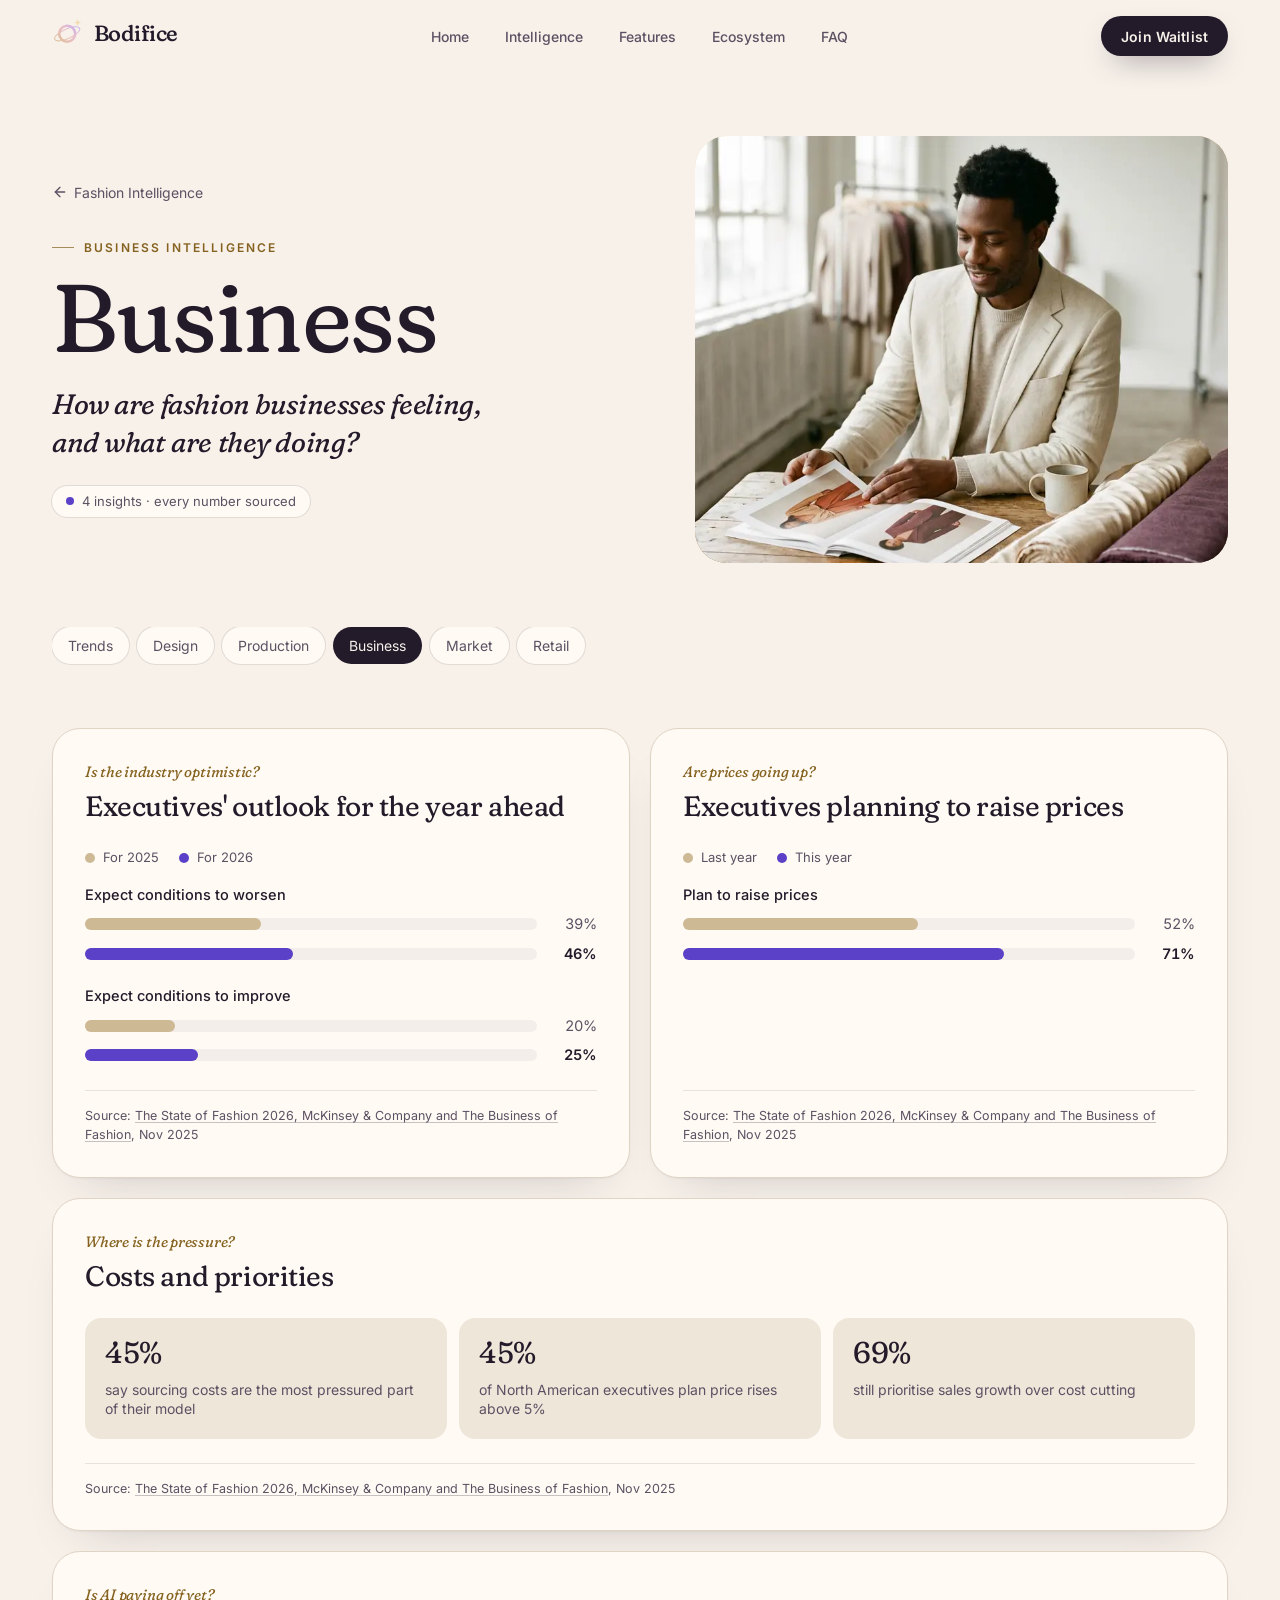
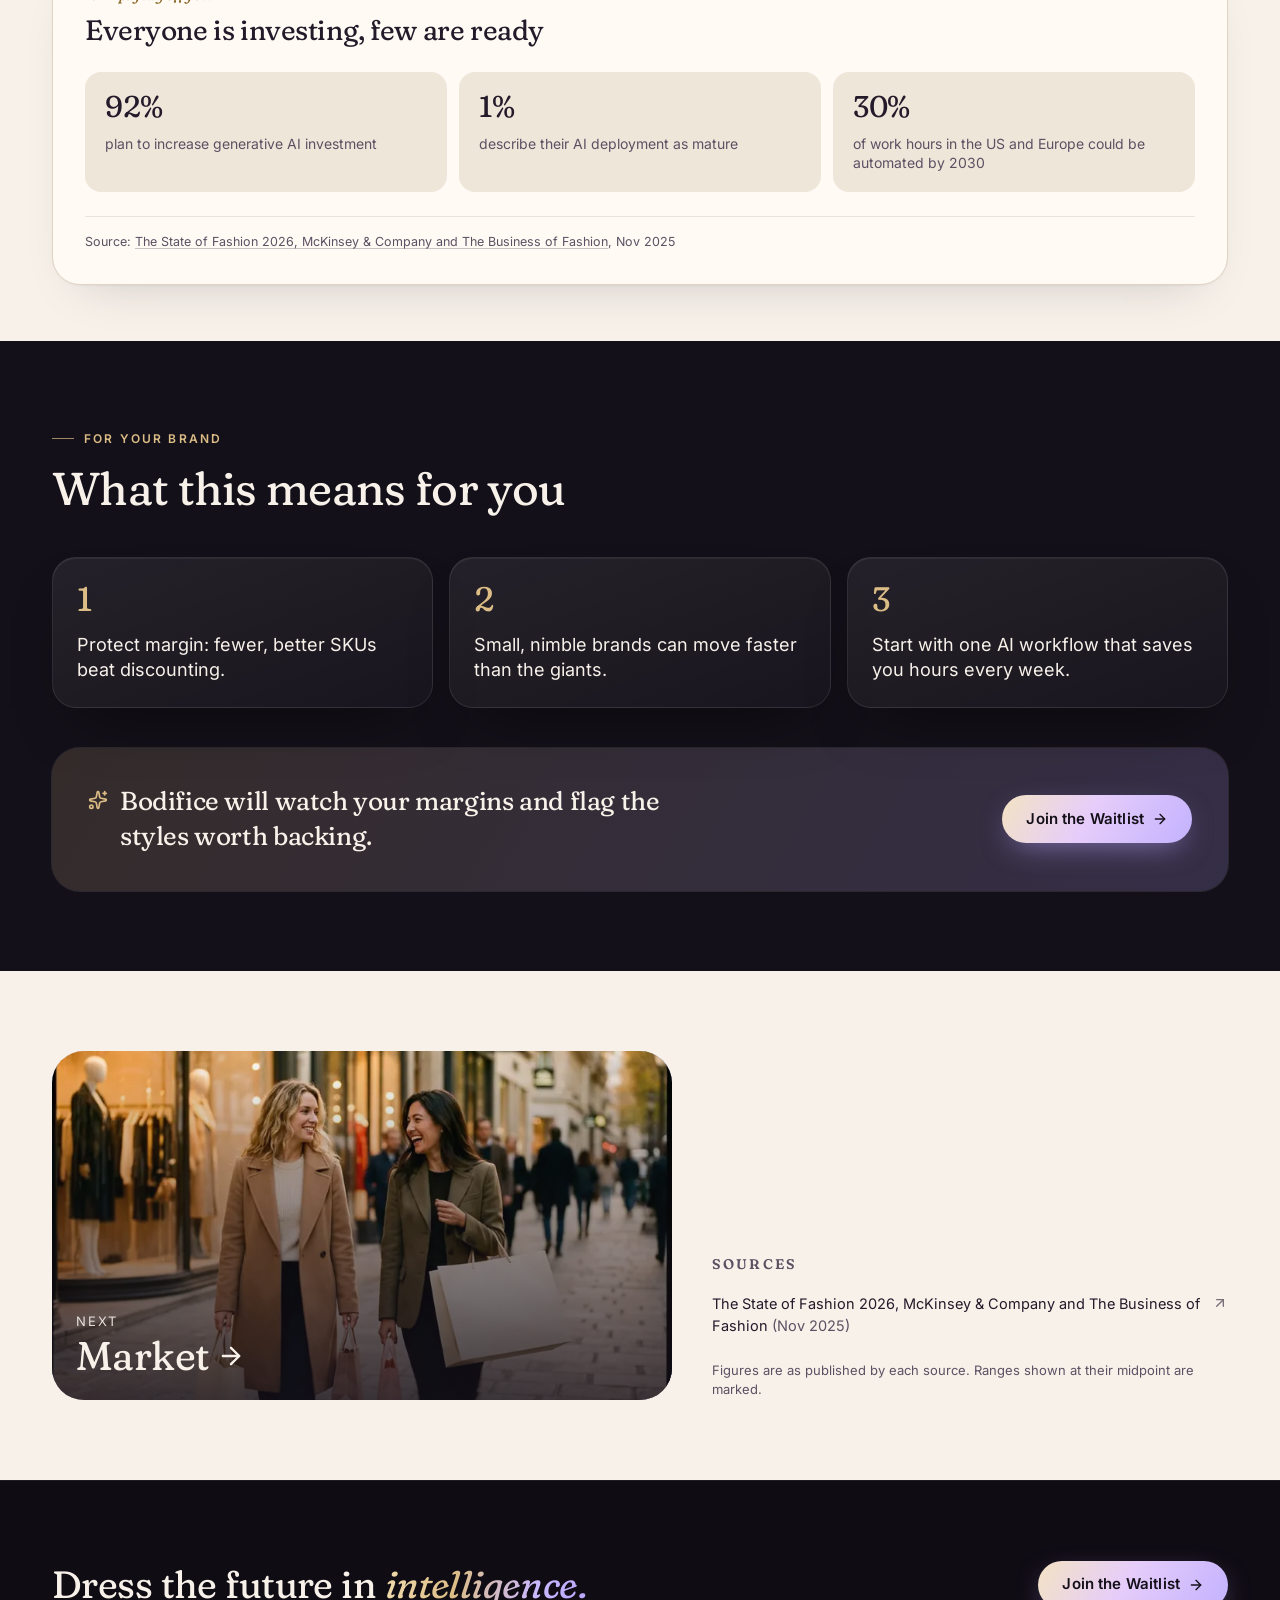
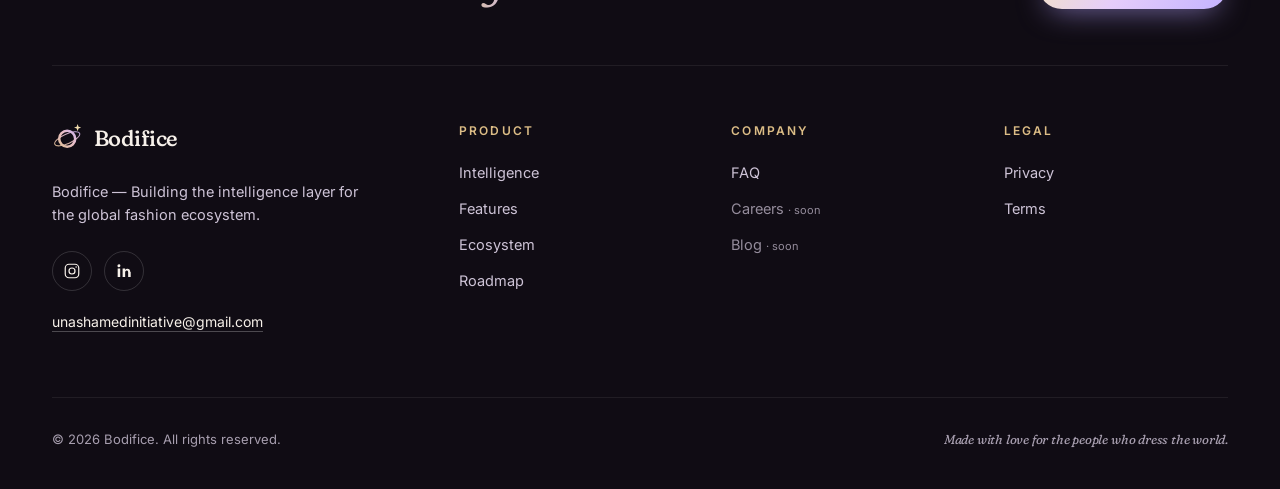
<file: intelligence-business.html>
<!doctype html>
<html lang="en">
  <head>
    <meta charset="UTF-8" />
    <meta name="viewport" content="width=device-width, initial-scale=1" />
    <meta name="theme-color" content="#141019" />
    <title>Business Intelligence | Bodifice</title>
    <meta name="description" content="How are fashion businesses feeling, and what are they doing? Fashion business data, visualised for designers and brands, with every source cited." />
    <meta name="robots" content="index, follow" />
    <link rel="canonical" href="https://fashionos.ai/intelligence/business" />
    <meta property="og:type" content="website" />
    <meta property="og:site_name" content="Bodifice" />
    <meta property="og:title" content="Business Intelligence | Bodifice" />
    <meta property="og:description" content="How are fashion businesses feeling, and what are they doing? Fashion business data, visualised for designers and brands, with every source cited." />
    <meta property="og:url" content="https://fashionos.ai/intelligence/business" />
    <meta property="og:image" content="https://fashionos.ai/og-image.png" />
    <meta property="og:image:width" content="1200" />
    <meta property="og:image:height" content="630" />
    <meta property="og:image:alt" content="Bodifice, the AI operating system for the future of fashion" />
    <meta name="twitter:card" content="summary_large_image" />
    <meta name="twitter:title" content="Business Intelligence | Bodifice" />
    <meta name="twitter:description" content="How are fashion businesses feeling, and what are they doing? Fashion business data, visualised for designers and brands, with every source cited." />
    <meta name="twitter:image" content="https://fashionos.ai/og-image.png" />
    <link rel="icon" href="./favicon.svg" type="image/svg+xml" />
    <link rel="icon" href="./favicon-32.png" sizes="32x32" type="image/png" />
    <link rel="apple-touch-icon" href="./apple-touch-icon.png" />
    <link rel="preload" href="./fraunces-latin-soft-normal.woff2" as="font" type="font/woff2" crossorigin />
    <link rel="preload" href="./fraunces-latin-soft-italic.woff2" as="font" type="font/woff2" crossorigin />
    <link rel="preload" href="./inter-latin-wght-normal.woff2" as="font" type="font/woff2" crossorigin />
    <script defer src="./config.js"></script>
    <script type="module" crossorigin src="./index-CwRFqcDE.js"></script>
    <link rel="stylesheet" crossorigin href="./style-B6pCrrAK.css">
  </head>
  <body>
    <div id="root" data-page="intel-business"><link rel="preload" as="image" href="./fashionos-business-intelligence.webp" fetchPriority="high"/><header class="fixed inset-x-0 top-0 z-50 transition-all duration-500 border-b border-transparent bg-transparent"><a href="#main" class="sr-only focus:not-sr-only focus:absolute focus:left-4 focus:top-3 focus:z-50 focus:rounded-full focus:bg-silk focus:px-4 focus:py-2 focus:text-ink">Skip to content</a><nav aria-label="Main" class="container-fos flex h-[72px] items-center justify-between gap-6"><a href="index.html" aria-label="Bodifice home"><span class="inline-flex items-center gap-2.5 "><svg viewBox="0 0 40 40" class="h-8 w-8" aria-hidden="true" focusable="false"><defs><linearGradient id="fos-g-light" x1="4" y1="34" x2="34" y2="6" gradientUnits="userSpaceOnUse"><stop offset="0" stop-color="#dcbd86"></stop><stop offset="0.55" stop-color="#e9bfcb"></stop><stop offset="1" stop-color="#b7a5ff"></stop></linearGradient></defs><circle cx="19" cy="21" r="10" fill="none" stroke="url(#fos-g-light)" stroke-width="3.2"></circle><ellipse cx="19" cy="21" rx="17" ry="6" transform="rotate(-24 19 21)" fill="none" stroke="url(#fos-g-light)" stroke-width="1.3" opacity="0.9"></ellipse><path d="M32 2.5 L33.2 5.8 L36.5 7 L33.2 8.2 L32 11.5 L30.8 8.2 L27.5 7 L30.8 5.8 Z" fill="#f1dcae"></path></svg><span class="font-display text-[22px] leading-none font-medium tracking-tight text-ink">Bodifice</span></span></a><ul class="hidden items-center gap-1 lg:flex"><li><a href="index.html#top" class="relative rounded-full px-4 py-2 text-[14px] font-medium transition-colors duration-300 text-ink-soft hover:text-ink"><span aria-hidden="true" class="absolute inset-0 -z-10 rounded-full bg-ink/[0.06] transition-all duration-500 scale-90 opacity-0"></span>Home</a></li><li><a href="index.html#intelligence" class="relative rounded-full px-4 py-2 text-[14px] font-medium transition-colors duration-300 text-ink-soft hover:text-ink"><span aria-hidden="true" class="absolute inset-0 -z-10 rounded-full bg-ink/[0.06] transition-all duration-500 scale-90 opacity-0"></span>Intelligence</a></li><li><a href="index.html#features" class="relative rounded-full px-4 py-2 text-[14px] font-medium transition-colors duration-300 text-ink-soft hover:text-ink"><span aria-hidden="true" class="absolute inset-0 -z-10 rounded-full bg-ink/[0.06] transition-all duration-500 scale-90 opacity-0"></span>Features</a></li><li><a href="index.html#ecosystem" class="relative rounded-full px-4 py-2 text-[14px] font-medium transition-colors duration-300 text-ink-soft hover:text-ink"><span aria-hidden="true" class="absolute inset-0 -z-10 rounded-full bg-ink/[0.06] transition-all duration-500 scale-90 opacity-0"></span>Ecosystem</a></li><li><a href="index.html#faq" class="relative rounded-full px-4 py-2 text-[14px] font-medium transition-colors duration-300 text-ink-soft hover:text-ink"><span aria-hidden="true" class="absolute inset-0 -z-10 rounded-full bg-ink/[0.06] transition-all duration-500 scale-90 opacity-0"></span>FAQ</a></li></ul><div class="flex items-center gap-2"><a href="index.html#waitlist" class="group relative inline-flex min-h-12 whitespace-nowrap items-center justify-center gap-2 rounded-full px-6 py-3 text-[15px] font-semibold tracking-[0.01em] transition-all duration-300 ease-[var(--ease-silk)] active:scale-[0.98] select-none text-silk bg-ink shadow-[0_12px_30px_-14px_rgba(35,26,42,0.7)] hover:bg-[#33263d] hover:-translate-y-0.5 hidden !min-h-10 !px-5 !py-2 !text-[14px] sm:inline-flex">Join Waitlist</a><button type="button" class="inline-flex h-11 w-11 items-center justify-center rounded-full border border-ink/15 text-ink lg:hidden" aria-expanded="false" aria-controls="mobile-menu" aria-label="Open menu"><svg xmlns="http://www.w3.org/2000/svg" width="24" height="24" viewBox="0 0 24 24" fill="none" stroke="currentColor" stroke-width="2" stroke-linecap="round" stroke-linejoin="round" class="lucide lucide-menu h-5 w-5" aria-hidden="true"><path d="M4 5h16"></path><path d="M4 12h16"></path><path d="M4 19h16"></path></svg></button></div></nav></header><main id="main"><div class="on-light bg-silk text-ink"><section aria-labelledby="intel-title" class="pt-[72px]"><div class="container-fos grid items-center gap-8 py-10 lg:grid-cols-[1.1fr_1fr] lg:gap-14 lg:py-16"><div><a href="index.html#intelligence" class="inline-flex items-center gap-1.5 text-[14px] text-ink-soft hover:text-ink"><svg xmlns="http://www.w3.org/2000/svg" width="24" height="24" viewBox="0 0 24 24" fill="none" stroke="currentColor" stroke-width="2" stroke-linecap="round" stroke-linejoin="round" class="lucide lucide-arrow-left h-4 w-4" aria-hidden="true"><path d="m12 19-7-7 7-7"></path><path d="M19 12H5"></path></svg> Fashion Intelligence</a><div class="mt-6"><p class="eyebrow text-gold-deep">Business Intelligence</p></div><h1 id="intel-title" class="mt-3 text-[56px] leading-none font-normal sm:text-[80px] lg:text-[96px]">Business</h1><p class="mt-5 max-w-md font-display text-[24px] leading-snug text-ink italic sm:text-[28px]">How are fashion businesses feeling, and what are they doing?</p><p class="mt-6 inline-flex items-center gap-2 rounded-full bg-cream px-3.5 py-1.5 text-[13px] text-ink-soft ring-1 ring-ink/10"><span class="h-2 w-2 rounded-full bg-orchid-deep" aria-hidden="true"></span>4<!-- --> insights · every number sourced</p></div><div class="relative overflow-hidden aspect-[4/3] rounded-[32px] lg:aspect-[5/4]" style="background:linear-gradient(160deg, #f1dcae, #b08a4f 60%, #3d2c1b)"><img src="./fashionos-business-intelligence.webp" alt="A brand founder reviewing a lookbook beside rolls of fabric" width="800" height="993" loading="eager" fetchPriority="high" decoding="async" class="absolute inset-0 h-full w-full object-cover"/></div></div><nav aria-label="Intelligence areas" class="container-fos"><ul class="-mx-5 flex gap-2 overflow-x-auto px-5 pb-2 sm:mx-0 sm:flex-wrap sm:px-0"><li class="shrink-0"><a href="intelligence-trends.html" class="inline-flex rounded-full px-4 py-2 text-[14px] transition-colors bg-cream text-ink-soft ring-1 ring-ink/10 hover:text-ink">Trends</a></li><li class="shrink-0"><a href="intelligence-design.html" class="inline-flex rounded-full px-4 py-2 text-[14px] transition-colors bg-cream text-ink-soft ring-1 ring-ink/10 hover:text-ink">Design</a></li><li class="shrink-0"><a href="intelligence-production.html" class="inline-flex rounded-full px-4 py-2 text-[14px] transition-colors bg-cream text-ink-soft ring-1 ring-ink/10 hover:text-ink">Production</a></li><li class="shrink-0"><a href="intelligence-business.html" aria-current="page" class="inline-flex rounded-full px-4 py-2 text-[14px] transition-colors bg-ink text-silk">Business</a></li><li class="shrink-0"><a href="intelligence-market.html" class="inline-flex rounded-full px-4 py-2 text-[14px] transition-colors bg-cream text-ink-soft ring-1 ring-ink/10 hover:text-ink">Market</a></li><li class="shrink-0"><a href="intelligence-retail.html" class="inline-flex rounded-full px-4 py-2 text-[14px] transition-colors bg-cream text-ink-soft ring-1 ring-ink/10 hover:text-ink">Retail</a></li></ul></nav></section><section aria-label="Business insights" class="py-10 sm:py-14"><div class="container-fos grid gap-5 lg:grid-cols-2"><article class="paper flex flex-col rounded-[28px] p-6 sm:p-8 "><p class="font-display text-[15px] text-gold-deep italic">Is the industry optimistic?</p><h2 class="mt-1.5 mb-6 text-[24px] leading-tight font-normal sm:text-[28px]">Executives&#x27; outlook for the year ahead</h2><div class="flex-1"><div><div class="mb-4 flex gap-5 text-[13px] text-ink-soft"><span class="inline-flex items-center gap-2"><span class="h-2.5 w-2.5 rounded-full" style="background:#cdb994"></span>For 2025</span><span class="inline-flex items-center gap-2"><span class="h-2.5 w-2.5 rounded-full" style="background:#5b41c7"></span>For 2026</span></div><ul class="space-y-5"><li><p class="text-[14.5px] font-medium text-ink">Expect conditions to worsen</p><div class="mt-2 flex items-center gap-3" title="Expect conditions to worsen, For 2025: 39%"><div class="h-3 flex-1 rounded-full bg-ink/[0.05]"><div class="h-3 rounded-full" style="width:39%;background:#cdb994"></div></div><span class="w-12 text-right text-[14.5px] tabular-nums text-ink-soft">39<!-- -->%</span></div><div class="mt-2 flex items-center gap-3" title="Expect conditions to worsen, For 2026: 46%"><div class="h-3 flex-1 rounded-full bg-ink/[0.05]"><div class="h-3 rounded-full" style="width:46%;background:#5b41c7"></div></div><span class="w-12 text-right text-[14.5px] tabular-nums font-semibold text-ink">46<!-- -->%</span></div></li><li><p class="text-[14.5px] font-medium text-ink">Expect conditions to improve</p><div class="mt-2 flex items-center gap-3" title="Expect conditions to improve, For 2025: 20%"><div class="h-3 flex-1 rounded-full bg-ink/[0.05]"><div class="h-3 rounded-full" style="width:20%;background:#cdb994"></div></div><span class="w-12 text-right text-[14.5px] tabular-nums text-ink-soft">20<!-- -->%</span></div><div class="mt-2 flex items-center gap-3" title="Expect conditions to improve, For 2026: 25%"><div class="h-3 flex-1 rounded-full bg-ink/[0.05]"><div class="h-3 rounded-full" style="width:25%;background:#5b41c7"></div></div><span class="w-12 text-right text-[14.5px] tabular-nums font-semibold text-ink">25<!-- -->%</span></div></li></ul></div></div><p class="mt-6 border-t border-ink/10 pt-4 text-[12.5px] text-ink-soft">Source:<!-- --> <a href="https://www.mckinsey.com/industries/retail/our-insights/state-of-fashion" target="_blank" rel="noopener noreferrer" class="underline decoration-ink/25 underline-offset-2 hover:text-ink">The State of Fashion 2026, McKinsey &amp; Company and The Business of Fashion</a>, <!-- -->Nov 2025</p></article><article class="paper flex flex-col rounded-[28px] p-6 sm:p-8 "><p class="font-display text-[15px] text-gold-deep italic">Are prices going up?</p><h2 class="mt-1.5 mb-6 text-[24px] leading-tight font-normal sm:text-[28px]">Executives planning to raise prices</h2><div class="flex-1"><div><div class="mb-4 flex gap-5 text-[13px] text-ink-soft"><span class="inline-flex items-center gap-2"><span class="h-2.5 w-2.5 rounded-full" style="background:#cdb994"></span>Last year</span><span class="inline-flex items-center gap-2"><span class="h-2.5 w-2.5 rounded-full" style="background:#5b41c7"></span>This year</span></div><ul class="space-y-5"><li><p class="text-[14.5px] font-medium text-ink">Plan to raise prices</p><div class="mt-2 flex items-center gap-3" title="Plan to raise prices, Last year: 52%"><div class="h-3 flex-1 rounded-full bg-ink/[0.05]"><div class="h-3 rounded-full" style="width:52%;background:#cdb994"></div></div><span class="w-12 text-right text-[14.5px] tabular-nums text-ink-soft">52<!-- -->%</span></div><div class="mt-2 flex items-center gap-3" title="Plan to raise prices, This year: 71%"><div class="h-3 flex-1 rounded-full bg-ink/[0.05]"><div class="h-3 rounded-full" style="width:71%;background:#5b41c7"></div></div><span class="w-12 text-right text-[14.5px] tabular-nums font-semibold text-ink">71<!-- -->%</span></div></li></ul></div></div><p class="mt-6 border-t border-ink/10 pt-4 text-[12.5px] text-ink-soft">Source:<!-- --> <a href="https://www.mckinsey.com/industries/retail/our-insights/state-of-fashion" target="_blank" rel="noopener noreferrer" class="underline decoration-ink/25 underline-offset-2 hover:text-ink">The State of Fashion 2026, McKinsey &amp; Company and The Business of Fashion</a>, <!-- -->Nov 2025</p></article><article class="paper flex flex-col rounded-[28px] p-6 sm:p-8 lg:col-span-2"><p class="font-display text-[15px] text-gold-deep italic">Where is the pressure?</p><h2 class="mt-1.5 mb-6 text-[24px] leading-tight font-normal sm:text-[28px]">Costs and priorities</h2><div class="flex-1"><ul class="grid gap-3 sm:grid-cols-3"><li class="rounded-2xl bg-linen p-5"><p class="font-display text-[30px] leading-none text-ink tabular-nums">45%</p><p class="mt-3 text-[14px] leading-snug text-ink-soft">say sourcing costs are the most pressured part of their model</p></li><li class="rounded-2xl bg-linen p-5"><p class="font-display text-[30px] leading-none text-ink tabular-nums">45%</p><p class="mt-3 text-[14px] leading-snug text-ink-soft">of North American executives plan price rises above 5%</p></li><li class="rounded-2xl bg-linen p-5"><p class="font-display text-[30px] leading-none text-ink tabular-nums">69%</p><p class="mt-3 text-[14px] leading-snug text-ink-soft">still prioritise sales growth over cost cutting</p></li></ul></div><p class="mt-6 border-t border-ink/10 pt-4 text-[12.5px] text-ink-soft">Source:<!-- --> <a href="https://www.mckinsey.com/industries/retail/our-insights/state-of-fashion" target="_blank" rel="noopener noreferrer" class="underline decoration-ink/25 underline-offset-2 hover:text-ink">The State of Fashion 2026, McKinsey &amp; Company and The Business of Fashion</a>, <!-- -->Nov 2025</p></article><article class="paper flex flex-col rounded-[28px] p-6 sm:p-8 lg:col-span-2"><p class="font-display text-[15px] text-gold-deep italic">Is AI paying off yet?</p><h2 class="mt-1.5 mb-6 text-[24px] leading-tight font-normal sm:text-[28px]">Everyone is investing, few are ready</h2><div class="flex-1"><ul class="grid gap-3 sm:grid-cols-3"><li class="rounded-2xl bg-linen p-5"><p class="font-display text-[30px] leading-none text-ink tabular-nums">92%</p><p class="mt-3 text-[14px] leading-snug text-ink-soft">plan to increase generative AI investment</p></li><li class="rounded-2xl bg-linen p-5"><p class="font-display text-[30px] leading-none text-ink tabular-nums">1%</p><p class="mt-3 text-[14px] leading-snug text-ink-soft">describe their AI deployment as mature</p></li><li class="rounded-2xl bg-linen p-5"><p class="font-display text-[30px] leading-none text-ink tabular-nums">30%</p><p class="mt-3 text-[14px] leading-snug text-ink-soft">of work hours in the US and Europe could be automated by 2030</p></li></ul></div><p class="mt-6 border-t border-ink/10 pt-4 text-[12.5px] text-ink-soft">Source:<!-- --> <a href="https://www.mckinsey.com/industries/retail/our-insights/state-of-fashion" target="_blank" rel="noopener noreferrer" class="underline decoration-ink/25 underline-offset-2 hover:text-ink">The State of Fashion 2026, McKinsey &amp; Company and The Business of Fashion</a>, <!-- -->Nov 2025</p></article></div></section><section aria-labelledby="means-title" class="bg-velvet py-16 text-silk sm:py-20"><div class="container-fos"><p class="eyebrow text-champagne">For your brand</p><h2 id="means-title" class="mt-3 text-[34px] leading-tight font-normal sm:text-[46px]">What this means for you</h2><ol class="mt-10 grid gap-4 md:grid-cols-3"><li class="glass rounded-[24px] p-6"><span class="font-display text-[34px] leading-none text-champagne">1</span><p class="mt-4 text-[18px] leading-snug text-silk">Protect margin: fewer, better SKUs beat discounting.</p></li><li class="glass rounded-[24px] p-6"><span class="font-display text-[34px] leading-none text-champagne">2</span><p class="mt-4 text-[18px] leading-snug text-silk">Small, nimble brands can move faster than the giants.</p></li><li class="glass rounded-[24px] p-6"><span class="font-display text-[34px] leading-none text-champagne">3</span><p class="mt-4 text-[18px] leading-snug text-silk">Start with one AI workflow that saves you hours every week.</p></li></ol><div class="mt-10 flex flex-col items-start justify-between gap-6 rounded-[28px] bg-[linear-gradient(120deg,rgba(220,189,134,0.16),rgba(183,165,255,0.2))] p-7 ring-1 ring-white/10 sm:flex-row sm:items-center sm:p-9"><p class="flex max-w-xl items-start gap-3 font-display text-[22px] leading-snug sm:text-[26px]"><svg xmlns="http://www.w3.org/2000/svg" width="24" height="24" viewBox="0 0 24 24" fill="none" stroke="currentColor" stroke-width="2" stroke-linecap="round" stroke-linejoin="round" class="lucide lucide-sparkles mt-1.5 h-5 w-5 shrink-0 text-champagne" aria-hidden="true"><path d="M11.017 2.814a1 1 0 0 1 1.966 0l1.051 5.558a2 2 0 0 0 1.594 1.594l5.558 1.051a1 1 0 0 1 0 1.966l-5.558 1.051a2 2 0 0 0-1.594 1.594l-1.051 5.558a1 1 0 0 1-1.966 0l-1.051-5.558a2 2 0 0 0-1.594-1.594l-5.558-1.051a1 1 0 0 1 0-1.966l5.558-1.051a2 2 0 0 0 1.594-1.594z"></path><path d="M20 2v4"></path><path d="M22 4h-4"></path><circle cx="4" cy="20" r="2"></circle></svg>Bodifice will watch your margins and flag the styles worth backing.</p><a href="index.html#waitlist" class="group relative inline-flex min-h-12 whitespace-nowrap items-center justify-center gap-2 rounded-full px-6 py-3 text-[15px] font-semibold tracking-[0.01em] transition-all duration-300 ease-[var(--ease-silk)] active:scale-[0.98] select-none text-velvet bg-[linear-gradient(120deg,#f3e3c3_0%,#e6cdfa_45%,#c3b2ff_100%)] shadow-[0_10px_30px_-10px_rgba(183,165,255,0.65)] hover:shadow-[0_16px_40px_-12px_rgba(220,189,134,0.7)] hover:-translate-y-0.5 shrink-0">Join the Waitlist<svg xmlns="http://www.w3.org/2000/svg" width="24" height="24" viewBox="0 0 24 24" fill="none" stroke="currentColor" stroke-width="2" stroke-linecap="round" stroke-linejoin="round" class="lucide lucide-arrow-right h-4 w-4 transition-transform duration-300 group-hover:translate-x-0.5" aria-hidden="true"><path d="M5 12h14"></path><path d="m12 5 7 7-7 7"></path></svg></a></div></div></section><section class="py-14 sm:py-20"><div class="container-fos grid gap-10 lg:grid-cols-[1.2fr_1fr] lg:items-end"><a href="intelligence-market.html" class="group relative block overflow-hidden rounded-[32px]"><div class="relative overflow-hidden aspect-[16/9] transition-transform duration-700 group-hover:scale-[1.03]" style="background:linear-gradient(160deg, #c9d6ff, #6f7fbf 60%, #232845)"><img src="./fashionos-market-intelligence.webp" alt="Two shoppers with paper bags walking past boutique windows" width="800" height="993" loading="lazy" fetchPriority="auto" decoding="async" class="absolute inset-0 h-full w-full object-cover"/></div><span class="absolute inset-0 bg-gradient-to-t from-[#140f19]/80 to-transparent" aria-hidden="true"></span><span class="absolute bottom-6 left-6 text-silk"><span class="block text-[13px] tracking-[0.16em] uppercase opacity-90">Next</span><span class="mt-1 flex items-center gap-2 font-display text-[40px] leading-none">Market<!-- --> <svg xmlns="http://www.w3.org/2000/svg" width="24" height="24" viewBox="0 0 24 24" fill="none" stroke="currentColor" stroke-width="2" stroke-linecap="round" stroke-linejoin="round" class="lucide lucide-arrow-right h-7 w-7 transition-transform group-hover:translate-x-1" aria-hidden="true"><path d="M5 12h14"></path><path d="m12 5 7 7-7 7"></path></svg></span></span></a><div><h2 class="text-[14px] font-semibold tracking-[0.16em] text-ink-soft uppercase">Sources</h2><ul class="mt-4 space-y-3"><li><a href="https://www.mckinsey.com/industries/retail/our-insights/state-of-fashion" target="_blank" rel="noopener noreferrer" class="group inline-flex items-start gap-1.5 text-[14.5px] text-ink hover:text-orchid-deep"><span>The State of Fashion 2026, McKinsey &amp; Company and The Business of Fashion<!-- --> <span class="text-ink-soft">(<!-- -->Nov 2025<!-- -->)</span></span><svg xmlns="http://www.w3.org/2000/svg" width="24" height="24" viewBox="0 0 24 24" fill="none" stroke="currentColor" stroke-width="2" stroke-linecap="round" stroke-linejoin="round" class="lucide lucide-arrow-up-right mt-0.5 h-4 w-4 shrink-0 opacity-60" aria-hidden="true"><path d="M7 7h10v10"></path><path d="M7 17 17 7"></path></svg></a></li></ul><p class="mt-6 text-[13px] text-ink-soft">Figures are as published by each source. Ranges shown at their midpoint are marked.</p></div></div></section></div></main><footer class="relative border-t border-white/[0.07] bg-[#100c14] pt-20 pb-10"><div class="container-fos"><div class="flex flex-col items-start justify-between gap-8 border-b border-white/[0.07] pb-14 md:flex-row md:items-end"><p class="max-w-xl font-display text-[30px] leading-tight text-silk sm:text-[38px]">Dress the future in <em class="text-sheen italic">intelligence.</em></p><a href="index.html#waitlist" class="group relative inline-flex min-h-12 whitespace-nowrap items-center justify-center gap-2 rounded-full px-6 py-3 text-[15px] font-semibold tracking-[0.01em] transition-all duration-300 ease-[var(--ease-silk)] active:scale-[0.98] select-none text-velvet bg-[linear-gradient(120deg,#f3e3c3_0%,#e6cdfa_45%,#c3b2ff_100%)] shadow-[0_10px_30px_-10px_rgba(183,165,255,0.65)] hover:shadow-[0_16px_40px_-12px_rgba(220,189,134,0.7)] hover:-translate-y-0.5 ">Join the Waitlist<svg xmlns="http://www.w3.org/2000/svg" width="24" height="24" viewBox="0 0 24 24" fill="none" stroke="currentColor" stroke-width="2" stroke-linecap="round" stroke-linejoin="round" class="lucide lucide-arrow-right h-4 w-4 transition-transform duration-300 group-hover:translate-x-0.5" aria-hidden="true"><path d="M5 12h14"></path><path d="m12 5 7 7-7 7"></path></svg></a></div><div class="grid gap-12 md:grid-cols-[1.6fr_repeat(3,1fr)] pt-14"><div><span class="inline-flex items-center gap-2.5 "><svg viewBox="0 0 40 40" class="h-8 w-8" aria-hidden="true" focusable="false"><defs><linearGradient id="fos-g-dark" x1="4" y1="34" x2="34" y2="6" gradientUnits="userSpaceOnUse"><stop offset="0" stop-color="#dcbd86"></stop><stop offset="0.55" stop-color="#e9bfcb"></stop><stop offset="1" stop-color="#b7a5ff"></stop></linearGradient></defs><circle cx="19" cy="21" r="10" fill="none" stroke="url(#fos-g-dark)" stroke-width="3.2"></circle><ellipse cx="19" cy="21" rx="17" ry="6" transform="rotate(-24 19 21)" fill="none" stroke="url(#fos-g-dark)" stroke-width="1.3" opacity="0.9"></ellipse><path d="M32 2.5 L33.2 5.8 L36.5 7 L33.2 8.2 L32 11.5 L30.8 8.2 L27.5 7 L30.8 5.8 Z" fill="#f1dcae"></path></svg><span class="font-display text-[22px] leading-none font-medium tracking-tight text-silk">Bodifice</span></span><p class="mt-5 max-w-xs text-[14.5px] leading-relaxed text-mist">Bodifice — Building the intelligence layer for the global fashion ecosystem.</p></div><nav aria-label="Product"><p class="text-[12px] font-semibold tracking-[0.18em] text-champagne uppercase">Product</p><ul class="mt-5 space-y-3"><li><a href="index.html#intelligence" class="text-[14.5px] text-mist transition-colors hover:text-silk">Intelligence</a></li><li><a href="index.html#features" class="text-[14.5px] text-mist transition-colors hover:text-silk">Features</a></li><li><a href="index.html#ecosystem" class="text-[14.5px] text-mist transition-colors hover:text-silk">Ecosystem</a></li><li><a href="index.html#roadmap" class="text-[14.5px] text-mist transition-colors hover:text-silk">Roadmap</a></li></ul></nav><nav aria-label="Company"><p class="text-[12px] font-semibold tracking-[0.18em] text-champagne uppercase">Company</p><ul class="mt-5 space-y-3"><li><a href="index.html#faq" class="text-[14.5px] text-mist transition-colors hover:text-silk">FAQ</a></li><li><span class="text-[14.5px] text-mist/70">Careers<!-- --> <span class="text-[11px] text-mist/70">· soon</span></span></li><li><span class="text-[14.5px] text-mist/70">Blog<!-- --> <span class="text-[11px] text-mist/70">· soon</span></span></li></ul></nav><nav aria-label="Legal"><p class="text-[12px] font-semibold tracking-[0.18em] text-champagne uppercase">Legal</p><ul class="mt-5 space-y-3"><li><a href="privacy.html" class="text-[14.5px] text-mist transition-colors hover:text-silk">Privacy</a></li><li><a href="terms.html" class="text-[14.5px] text-mist transition-colors hover:text-silk">Terms</a></li></ul></nav></div><div class="mt-16 flex flex-col gap-3 border-t border-white/[0.07] pt-8 text-[13px] text-mist/80 sm:flex-row sm:justify-between"><p>© <!-- -->2026<!-- --> Bodifice. All rights reserved.</p><p class="font-display italic">Made with love for the people who dress the world.</p></div></div></footer></div>
  </body>
</html>
</file>
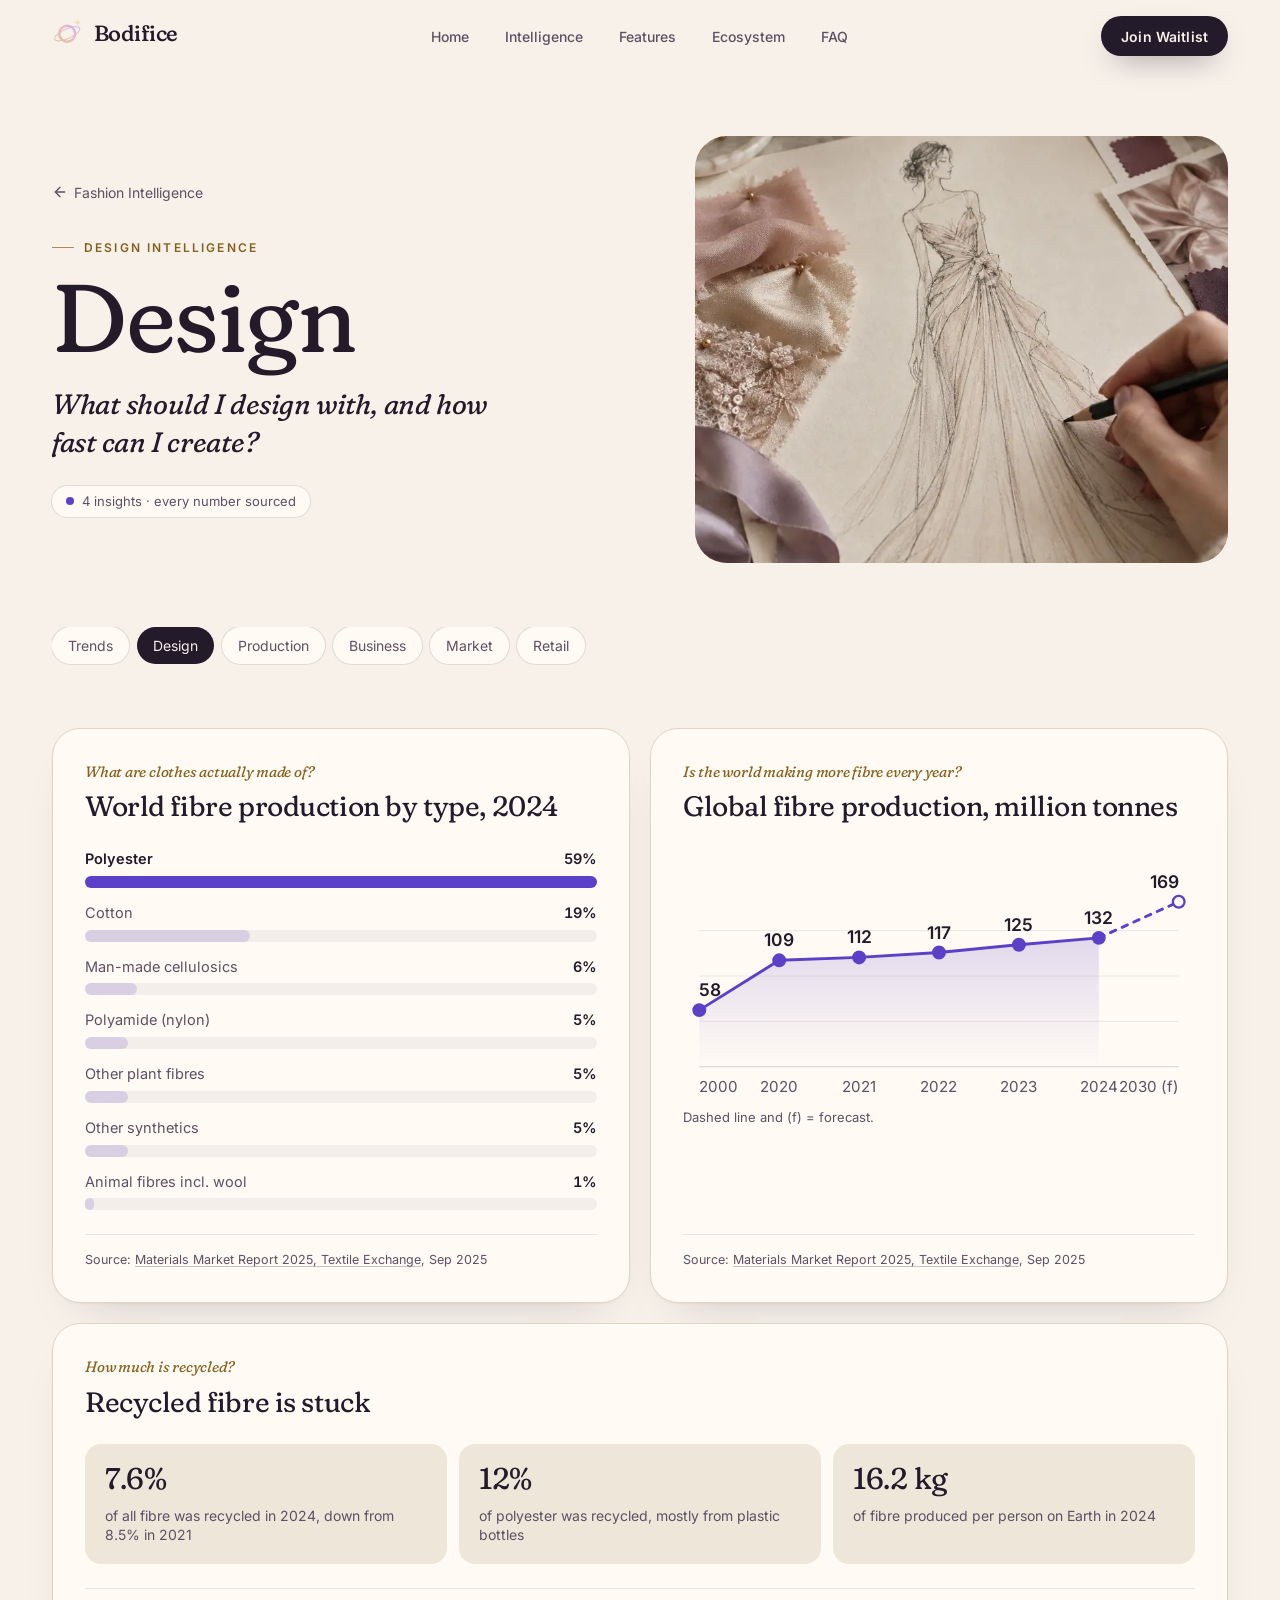
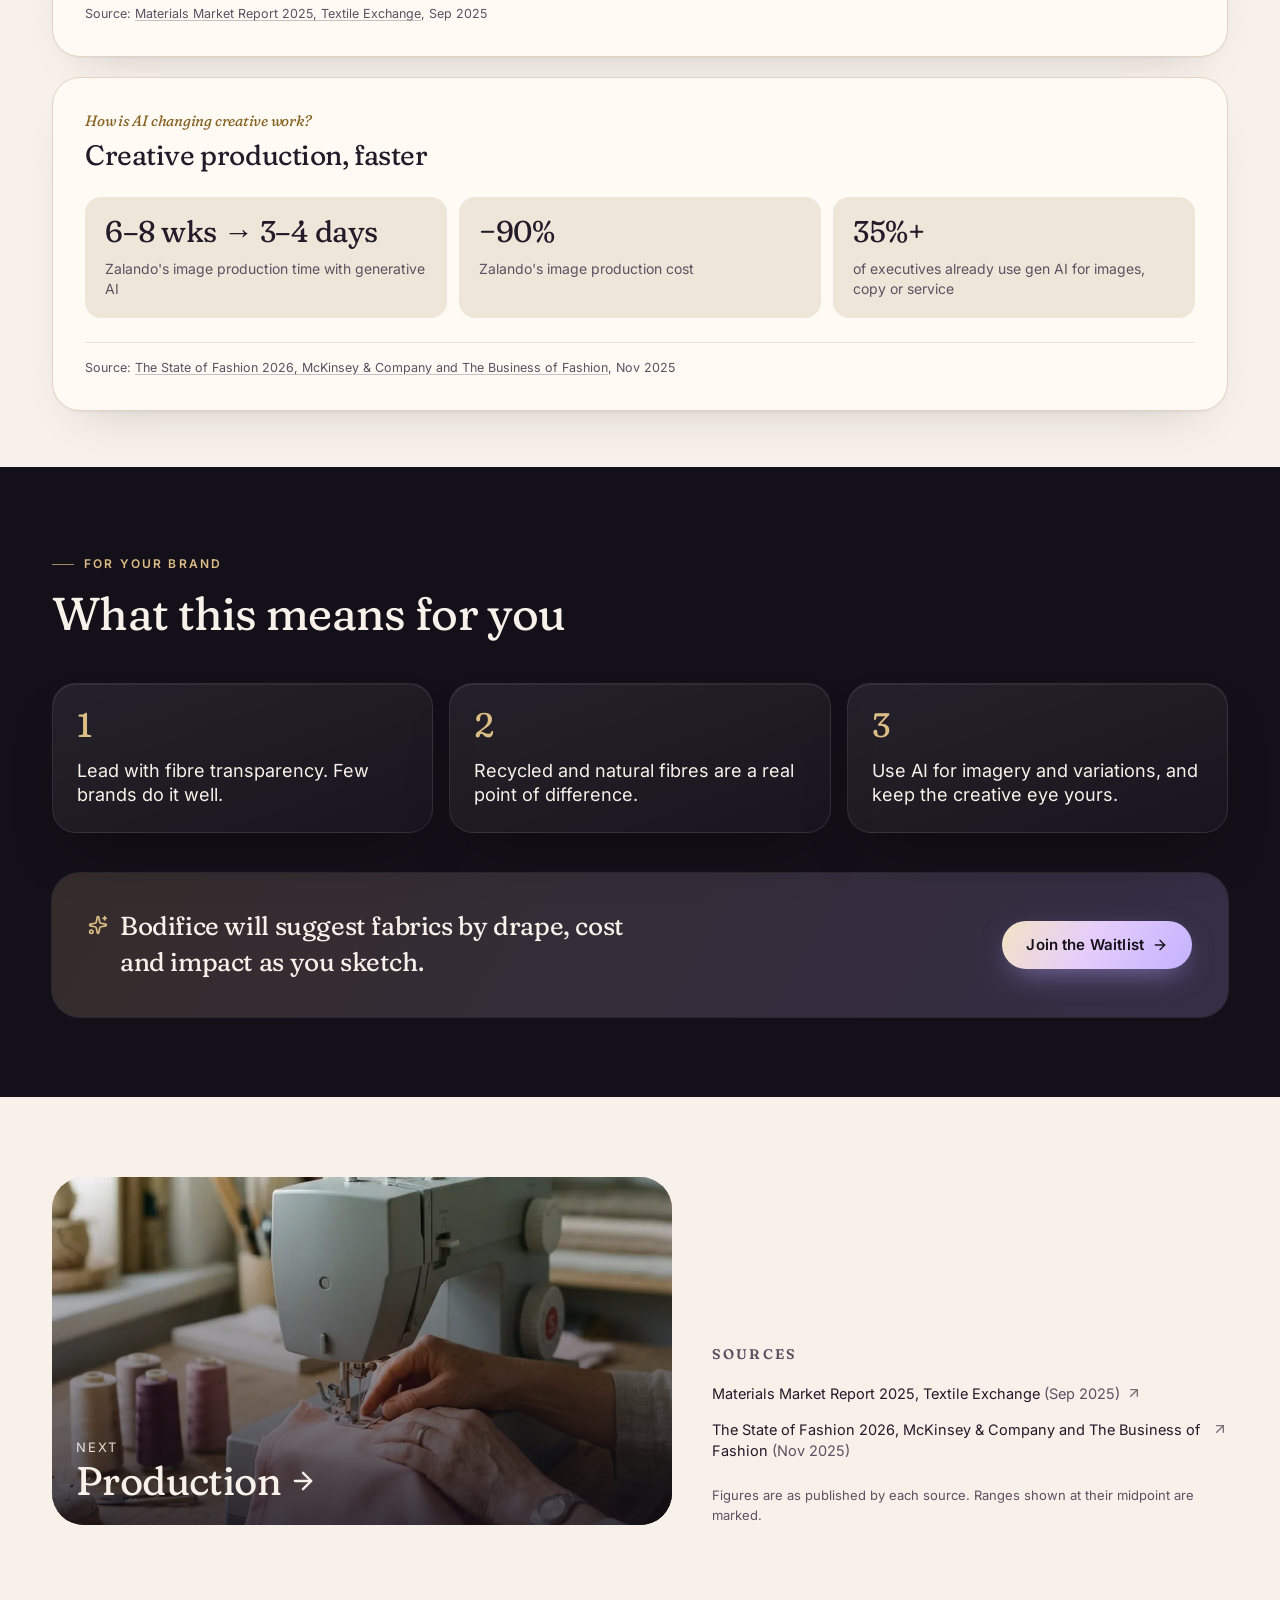
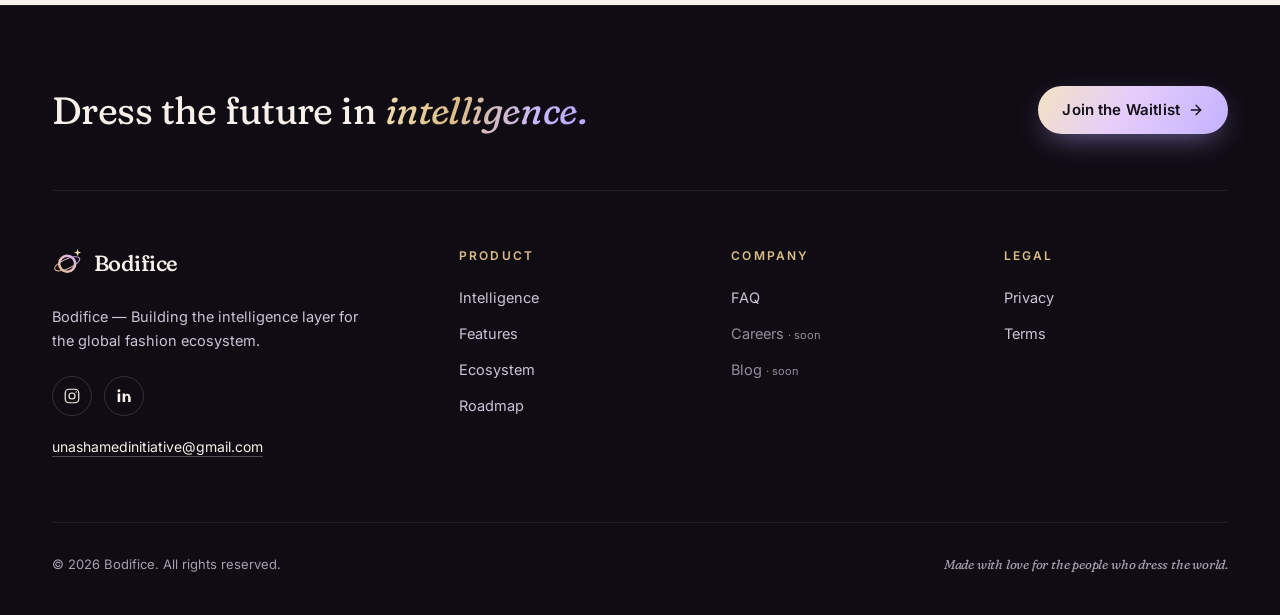
<file: intelligence-design.html>
<!doctype html>
<html lang="en">
  <head>
    <meta charset="UTF-8" />
    <meta name="viewport" content="width=device-width, initial-scale=1" />
    <meta name="theme-color" content="#141019" />
    <title>Design Intelligence | Bodifice</title>
    <meta name="description" content="What should I design with, and how fast can I create? Fashion design data, visualised for designers and brands, with every source cited." />
    <meta name="robots" content="index, follow" />
    <link rel="canonical" href="https://fashionos.ai/intelligence/design" />
    <meta property="og:type" content="website" />
    <meta property="og:site_name" content="Bodifice" />
    <meta property="og:title" content="Design Intelligence | Bodifice" />
    <meta property="og:description" content="What should I design with, and how fast can I create? Fashion design data, visualised for designers and brands, with every source cited." />
    <meta property="og:url" content="https://fashionos.ai/intelligence/design" />
    <meta property="og:image" content="https://fashionos.ai/og-image.png" />
    <meta property="og:image:width" content="1200" />
    <meta property="og:image:height" content="630" />
    <meta property="og:image:alt" content="Bodifice, the AI operating system for the future of fashion" />
    <meta name="twitter:card" content="summary_large_image" />
    <meta name="twitter:title" content="Design Intelligence | Bodifice" />
    <meta name="twitter:description" content="What should I design with, and how fast can I create? Fashion design data, visualised for designers and brands, with every source cited." />
    <meta name="twitter:image" content="https://fashionos.ai/og-image.png" />
    <link rel="icon" href="./favicon.svg" type="image/svg+xml" />
    <link rel="icon" href="./favicon-32.png" sizes="32x32" type="image/png" />
    <link rel="apple-touch-icon" href="./apple-touch-icon.png" />
    <link rel="preload" href="./fraunces-latin-soft-normal.woff2" as="font" type="font/woff2" crossorigin />
    <link rel="preload" href="./fraunces-latin-soft-italic.woff2" as="font" type="font/woff2" crossorigin />
    <link rel="preload" href="./inter-latin-wght-normal.woff2" as="font" type="font/woff2" crossorigin />
    <script defer src="./config.js"></script>
    <script type="module" crossorigin src="./index-CwRFqcDE.js"></script>
    <link rel="stylesheet" crossorigin href="./style-B6pCrrAK.css">
  </head>
  <body>
    <div id="root" data-page="intel-design"><link rel="preload" as="image" href="./fashionos-design-intelligence.webp" fetchPriority="high"/><header class="fixed inset-x-0 top-0 z-50 transition-all duration-500 border-b border-transparent bg-transparent"><a href="#main" class="sr-only focus:not-sr-only focus:absolute focus:left-4 focus:top-3 focus:z-50 focus:rounded-full focus:bg-silk focus:px-4 focus:py-2 focus:text-ink">Skip to content</a><nav aria-label="Main" class="container-fos flex h-[72px] items-center justify-between gap-6"><a href="index.html" aria-label="Bodifice home"><span class="inline-flex items-center gap-2.5 "><svg viewBox="0 0 40 40" class="h-8 w-8" aria-hidden="true" focusable="false"><defs><linearGradient id="fos-g-light" x1="4" y1="34" x2="34" y2="6" gradientUnits="userSpaceOnUse"><stop offset="0" stop-color="#dcbd86"></stop><stop offset="0.55" stop-color="#e9bfcb"></stop><stop offset="1" stop-color="#b7a5ff"></stop></linearGradient></defs><circle cx="19" cy="21" r="10" fill="none" stroke="url(#fos-g-light)" stroke-width="3.2"></circle><ellipse cx="19" cy="21" rx="17" ry="6" transform="rotate(-24 19 21)" fill="none" stroke="url(#fos-g-light)" stroke-width="1.3" opacity="0.9"></ellipse><path d="M32 2.5 L33.2 5.8 L36.5 7 L33.2 8.2 L32 11.5 L30.8 8.2 L27.5 7 L30.8 5.8 Z" fill="#f1dcae"></path></svg><span class="font-display text-[22px] leading-none font-medium tracking-tight text-ink">Bodifice</span></span></a><ul class="hidden items-center gap-1 lg:flex"><li><a href="index.html#top" class="relative rounded-full px-4 py-2 text-[14px] font-medium transition-colors duration-300 text-ink-soft hover:text-ink"><span aria-hidden="true" class="absolute inset-0 -z-10 rounded-full bg-ink/[0.06] transition-all duration-500 scale-90 opacity-0"></span>Home</a></li><li><a href="index.html#intelligence" class="relative rounded-full px-4 py-2 text-[14px] font-medium transition-colors duration-300 text-ink-soft hover:text-ink"><span aria-hidden="true" class="absolute inset-0 -z-10 rounded-full bg-ink/[0.06] transition-all duration-500 scale-90 opacity-0"></span>Intelligence</a></li><li><a href="index.html#features" class="relative rounded-full px-4 py-2 text-[14px] font-medium transition-colors duration-300 text-ink-soft hover:text-ink"><span aria-hidden="true" class="absolute inset-0 -z-10 rounded-full bg-ink/[0.06] transition-all duration-500 scale-90 opacity-0"></span>Features</a></li><li><a href="index.html#ecosystem" class="relative rounded-full px-4 py-2 text-[14px] font-medium transition-colors duration-300 text-ink-soft hover:text-ink"><span aria-hidden="true" class="absolute inset-0 -z-10 rounded-full bg-ink/[0.06] transition-all duration-500 scale-90 opacity-0"></span>Ecosystem</a></li><li><a href="index.html#faq" class="relative rounded-full px-4 py-2 text-[14px] font-medium transition-colors duration-300 text-ink-soft hover:text-ink"><span aria-hidden="true" class="absolute inset-0 -z-10 rounded-full bg-ink/[0.06] transition-all duration-500 scale-90 opacity-0"></span>FAQ</a></li></ul><div class="flex items-center gap-2"><a href="index.html#waitlist" class="group relative inline-flex min-h-12 whitespace-nowrap items-center justify-center gap-2 rounded-full px-6 py-3 text-[15px] font-semibold tracking-[0.01em] transition-all duration-300 ease-[var(--ease-silk)] active:scale-[0.98] select-none text-silk bg-ink shadow-[0_12px_30px_-14px_rgba(35,26,42,0.7)] hover:bg-[#33263d] hover:-translate-y-0.5 hidden !min-h-10 !px-5 !py-2 !text-[14px] sm:inline-flex">Join Waitlist</a><button type="button" class="inline-flex h-11 w-11 items-center justify-center rounded-full border border-ink/15 text-ink lg:hidden" aria-expanded="false" aria-controls="mobile-menu" aria-label="Open menu"><svg xmlns="http://www.w3.org/2000/svg" width="24" height="24" viewBox="0 0 24 24" fill="none" stroke="currentColor" stroke-width="2" stroke-linecap="round" stroke-linejoin="round" class="lucide lucide-menu h-5 w-5" aria-hidden="true"><path d="M4 5h16"></path><path d="M4 12h16"></path><path d="M4 19h16"></path></svg></button></div></nav></header><main id="main"><div class="on-light bg-silk text-ink"><section aria-labelledby="intel-title" class="pt-[72px]"><div class="container-fos grid items-center gap-8 py-10 lg:grid-cols-[1.1fr_1fr] lg:gap-14 lg:py-16"><div><a href="index.html#intelligence" class="inline-flex items-center gap-1.5 text-[14px] text-ink-soft hover:text-ink"><svg xmlns="http://www.w3.org/2000/svg" width="24" height="24" viewBox="0 0 24 24" fill="none" stroke="currentColor" stroke-width="2" stroke-linecap="round" stroke-linejoin="round" class="lucide lucide-arrow-left h-4 w-4" aria-hidden="true"><path d="m12 19-7-7 7-7"></path><path d="M19 12H5"></path></svg> Fashion Intelligence</a><div class="mt-6"><p class="eyebrow text-gold-deep">Design Intelligence</p></div><h1 id="intel-title" class="mt-3 text-[56px] leading-none font-normal sm:text-[80px] lg:text-[96px]">Design</h1><p class="mt-5 max-w-md font-display text-[24px] leading-snug text-ink italic sm:text-[28px]">What should I design with, and how fast can I create?</p><p class="mt-6 inline-flex items-center gap-2 rounded-full bg-cream px-3.5 py-1.5 text-[13px] text-ink-soft ring-1 ring-ink/10"><span class="h-2 w-2 rounded-full bg-orchid-deep" aria-hidden="true"></span>4<!-- --> insights · every number sourced</p></div><div class="relative overflow-hidden aspect-[4/3] rounded-[32px] lg:aspect-[5/4]" style="background:linear-gradient(160deg, #f6efe6, #d9c6a8 60%, #8a6a4a)"><img src="./fashionos-design-intelligence.webp" alt="A hand sketching a gown beside lilac ribbon and fabric swatches" width="800" height="1000" loading="eager" fetchPriority="high" decoding="async" class="absolute inset-0 h-full w-full object-cover"/></div></div><nav aria-label="Intelligence areas" class="container-fos"><ul class="-mx-5 flex gap-2 overflow-x-auto px-5 pb-2 sm:mx-0 sm:flex-wrap sm:px-0"><li class="shrink-0"><a href="intelligence-trends.html" class="inline-flex rounded-full px-4 py-2 text-[14px] transition-colors bg-cream text-ink-soft ring-1 ring-ink/10 hover:text-ink">Trends</a></li><li class="shrink-0"><a href="intelligence-design.html" aria-current="page" class="inline-flex rounded-full px-4 py-2 text-[14px] transition-colors bg-ink text-silk">Design</a></li><li class="shrink-0"><a href="intelligence-production.html" class="inline-flex rounded-full px-4 py-2 text-[14px] transition-colors bg-cream text-ink-soft ring-1 ring-ink/10 hover:text-ink">Production</a></li><li class="shrink-0"><a href="intelligence-business.html" class="inline-flex rounded-full px-4 py-2 text-[14px] transition-colors bg-cream text-ink-soft ring-1 ring-ink/10 hover:text-ink">Business</a></li><li class="shrink-0"><a href="intelligence-market.html" class="inline-flex rounded-full px-4 py-2 text-[14px] transition-colors bg-cream text-ink-soft ring-1 ring-ink/10 hover:text-ink">Market</a></li><li class="shrink-0"><a href="intelligence-retail.html" class="inline-flex rounded-full px-4 py-2 text-[14px] transition-colors bg-cream text-ink-soft ring-1 ring-ink/10 hover:text-ink">Retail</a></li></ul></nav></section><section aria-label="Design insights" class="py-10 sm:py-14"><div class="container-fos grid gap-5 lg:grid-cols-2"><article class="paper flex flex-col rounded-[28px] p-6 sm:p-8 "><p class="font-display text-[15px] text-gold-deep italic">What are clothes actually made of?</p><h2 class="mt-1.5 mb-6 text-[24px] leading-tight font-normal sm:text-[28px]">World fibre production by type, 2024</h2><div class="flex-1"><div><ul class="space-y-3.5"><li class="group" title="Polyester: 59%"><div class="flex items-baseline justify-between gap-3 text-[14.5px]"><span class="font-semibold text-ink">Polyester</span><span class="font-semibold tabular-nums text-ink">59%</span></div><div class="relative mt-1.5 h-3 rounded-full bg-ink/[0.05]"><span class="absolute top-0 h-3 rounded-full transition-[filter] duration-300 group-hover:brightness-95" style="left:0%;width:100%;background:#5b41c7"></span></div></li><li class="group" title="Cotton: 19%"><div class="flex items-baseline justify-between gap-3 text-[14.5px]"><span class="text-ink-soft">Cotton</span><span class="font-semibold tabular-nums text-ink">19%</span></div><div class="relative mt-1.5 h-3 rounded-full bg-ink/[0.05]"><span class="absolute top-0 h-3 rounded-full transition-[filter] duration-300 group-hover:brightness-95" style="left:0%;width:32.20338983050847%;background:#d9cfe3"></span></div></li><li class="group" title="Man-made cellulosics: 6%"><div class="flex items-baseline justify-between gap-3 text-[14.5px]"><span class="text-ink-soft">Man-made cellulosics</span><span class="font-semibold tabular-nums text-ink">6%</span></div><div class="relative mt-1.5 h-3 rounded-full bg-ink/[0.05]"><span class="absolute top-0 h-3 rounded-full transition-[filter] duration-300 group-hover:brightness-95" style="left:0%;width:10.16949152542373%;background:#d9cfe3"></span></div></li><li class="group" title="Polyamide (nylon): 5%"><div class="flex items-baseline justify-between gap-3 text-[14.5px]"><span class="text-ink-soft">Polyamide (nylon)</span><span class="font-semibold tabular-nums text-ink">5%</span></div><div class="relative mt-1.5 h-3 rounded-full bg-ink/[0.05]"><span class="absolute top-0 h-3 rounded-full transition-[filter] duration-300 group-hover:brightness-95" style="left:0%;width:8.47457627118644%;background:#d9cfe3"></span></div></li><li class="group" title="Other plant fibres: 5%"><div class="flex items-baseline justify-between gap-3 text-[14.5px]"><span class="text-ink-soft">Other plant fibres</span><span class="font-semibold tabular-nums text-ink">5%</span></div><div class="relative mt-1.5 h-3 rounded-full bg-ink/[0.05]"><span class="absolute top-0 h-3 rounded-full transition-[filter] duration-300 group-hover:brightness-95" style="left:0%;width:8.47457627118644%;background:#d9cfe3"></span></div></li><li class="group" title="Other synthetics: 5%"><div class="flex items-baseline justify-between gap-3 text-[14.5px]"><span class="text-ink-soft">Other synthetics</span><span class="font-semibold tabular-nums text-ink">5%</span></div><div class="relative mt-1.5 h-3 rounded-full bg-ink/[0.05]"><span class="absolute top-0 h-3 rounded-full transition-[filter] duration-300 group-hover:brightness-95" style="left:0%;width:8.47457627118644%;background:#d9cfe3"></span></div></li><li class="group" title="Animal fibres incl. wool: 1%"><div class="flex items-baseline justify-between gap-3 text-[14.5px]"><span class="text-ink-soft">Animal fibres incl. wool</span><span class="font-semibold tabular-nums text-ink">1%</span></div><div class="relative mt-1.5 h-3 rounded-full bg-ink/[0.05]"><span class="absolute top-0 h-3 rounded-full transition-[filter] duration-300 group-hover:brightness-95" style="left:0%;width:1.694915254237288%;background:#d9cfe3"></span></div></li></ul></div></div><p class="mt-6 border-t border-ink/10 pt-4 text-[12.5px] text-ink-soft">Source:<!-- --> <a href="https://textileexchange.org/app/uploads/2025/09/Materials-Market-Report-2025.pdf" target="_blank" rel="noopener noreferrer" class="underline decoration-ink/25 underline-offset-2 hover:text-ink">Materials Market Report 2025, Textile Exchange</a>, <!-- -->Sep 2025</p></article><article class="paper flex flex-col rounded-[28px] p-6 sm:p-8 "><p class="font-display text-[15px] text-gold-deep italic">Is the world making more fibre every year?</p><h2 class="mt-1.5 mb-6 text-[24px] leading-tight font-normal sm:text-[28px]">Global fibre production, million tonnes</h2><div class="flex-1"><figure><svg viewBox="0 0 440 220" class="h-auto w-full" role="img" aria-label="Global fibre production, million tonnes: 2000 58Mt, 2020 109Mt, 2021 112Mt, 2022 117Mt, 2023 125Mt, 2024 132Mt, 2030 169Mt"><defs><linearGradient id="fill-39" x1="0" x2="0" y1="0" y2="1"><stop offset="0" stop-color="#5b41c7" stop-opacity="0.18"></stop><stop offset="1" stop-color="#5b41c7" stop-opacity="0"></stop></linearGradient></defs><line x1="14" x2="426" y1="71" y2="71" stroke="#231a2a" stroke-opacity="0.07"></line><line x1="14" x2="426" y1="110" y2="110" stroke="#231a2a" stroke-opacity="0.07"></line><line x1="14" x2="426" y1="149" y2="149" stroke="#231a2a" stroke-opacity="0.07"></line><line x1="14" x2="426" y1="188" y2="188" stroke="#231a2a" stroke-opacity="0.2"></line><path d="M14,139.3286713286713 L82.66666666666667,96.53146853146853 L151.33333333333334,94.01398601398601 L220,89.81818181818181 L288.6666666666667,83.1048951048951 L357.3333333333333,77.23076923076923 V188 H14 Z" fill="url(#fill-39)"></path><path d="M14,139.3286713286713 L82.66666666666667,96.53146853146853 L151.33333333333334,94.01398601398601 L220,89.81818181818181 L288.6666666666667,83.1048951048951 L357.3333333333333,77.23076923076923" fill="none" stroke="#5b41c7" stroke-width="2.5" stroke-linejoin="round" stroke-linecap="round"></path><path d="M357.3333333333333,77.23076923076923 L426,46.18181818181819" fill="none" stroke="#5b41c7" stroke-width="2.5" stroke-dasharray="5 6" stroke-linecap="round"></path><g><circle cx="14" cy="139.3286713286713" r="5" fill="#5b41c7" stroke="#5b41c7" stroke-width="2"><title>2000: 58 Mt</title></circle><text x="14" y="127.3286713286713" text-anchor="start" font-size="15" font-weight="600" fill="#231a2a">58</text><text x="14" y="210" text-anchor="start" font-size="13" fill="#5c5163">2000</text></g><g><circle cx="82.66666666666667" cy="96.53146853146853" r="5" fill="#5b41c7" stroke="#5b41c7" stroke-width="2"><title>2020: 109 Mt</title></circle><text x="82.66666666666667" y="84.53146853146853" text-anchor="middle" font-size="15" font-weight="600" fill="#231a2a">109</text><text x="82.66666666666667" y="210" text-anchor="middle" font-size="13" fill="#5c5163">2020</text></g><g><circle cx="151.33333333333334" cy="94.01398601398601" r="5" fill="#5b41c7" stroke="#5b41c7" stroke-width="2"><title>2021: 112 Mt</title></circle><text x="151.33333333333334" y="82.01398601398601" text-anchor="middle" font-size="15" font-weight="600" fill="#231a2a">112</text><text x="151.33333333333334" y="210" text-anchor="middle" font-size="13" fill="#5c5163">2021</text></g><g><circle cx="220" cy="89.81818181818181" r="5" fill="#5b41c7" stroke="#5b41c7" stroke-width="2"><title>2022: 117 Mt</title></circle><text x="220" y="77.81818181818181" text-anchor="middle" font-size="15" font-weight="600" fill="#231a2a">117</text><text x="220" y="210" text-anchor="middle" font-size="13" fill="#5c5163">2022</text></g><g><circle cx="288.6666666666667" cy="83.1048951048951" r="5" fill="#5b41c7" stroke="#5b41c7" stroke-width="2"><title>2023: 125 Mt</title></circle><text x="288.6666666666667" y="71.1048951048951" text-anchor="middle" font-size="15" font-weight="600" fill="#231a2a">125</text><text x="288.6666666666667" y="210" text-anchor="middle" font-size="13" fill="#5c5163">2023</text></g><g><circle cx="357.3333333333333" cy="77.23076923076923" r="5" fill="#5b41c7" stroke="#5b41c7" stroke-width="2"><title>2024: 132 Mt</title></circle><text x="357.3333333333333" y="65.23076923076923" text-anchor="middle" font-size="15" font-weight="600" fill="#231a2a">132</text><text x="357.3333333333333" y="210" text-anchor="middle" font-size="13" fill="#5c5163">2024</text></g><g><circle cx="426" cy="46.18181818181819" r="5" fill="#fffaf4" stroke="#5b41c7" stroke-width="2"><title>2030 (forecast): 169 Mt</title></circle><text x="426" y="34.18181818181819" text-anchor="end" font-size="15" font-weight="600" fill="#231a2a">169</text><text x="426" y="210" text-anchor="end" font-size="13" fill="#5c5163">2030<!-- --> (f)</text></g></svg><figcaption class="mt-1 text-[13px] text-ink-soft">Dashed line and (f) = forecast.</figcaption></figure></div><p class="mt-6 border-t border-ink/10 pt-4 text-[12.5px] text-ink-soft">Source:<!-- --> <a href="https://textileexchange.org/app/uploads/2025/09/Materials-Market-Report-2025.pdf" target="_blank" rel="noopener noreferrer" class="underline decoration-ink/25 underline-offset-2 hover:text-ink">Materials Market Report 2025, Textile Exchange</a>, <!-- -->Sep 2025</p></article><article class="paper flex flex-col rounded-[28px] p-6 sm:p-8 lg:col-span-2"><p class="font-display text-[15px] text-gold-deep italic">How much is recycled?</p><h2 class="mt-1.5 mb-6 text-[24px] leading-tight font-normal sm:text-[28px]">Recycled fibre is stuck</h2><div class="flex-1"><ul class="grid gap-3 sm:grid-cols-3"><li class="rounded-2xl bg-linen p-5"><p class="font-display text-[30px] leading-none text-ink tabular-nums">7.6%</p><p class="mt-3 text-[14px] leading-snug text-ink-soft">of all fibre was recycled in 2024, down from 8.5% in 2021</p></li><li class="rounded-2xl bg-linen p-5"><p class="font-display text-[30px] leading-none text-ink tabular-nums">12%</p><p class="mt-3 text-[14px] leading-snug text-ink-soft">of polyester was recycled, mostly from plastic bottles</p></li><li class="rounded-2xl bg-linen p-5"><p class="font-display text-[30px] leading-none text-ink tabular-nums">16.2 kg</p><p class="mt-3 text-[14px] leading-snug text-ink-soft">of fibre produced per person on Earth in 2024</p></li></ul></div><p class="mt-6 border-t border-ink/10 pt-4 text-[12.5px] text-ink-soft">Source:<!-- --> <a href="https://textileexchange.org/app/uploads/2025/09/Materials-Market-Report-2025.pdf" target="_blank" rel="noopener noreferrer" class="underline decoration-ink/25 underline-offset-2 hover:text-ink">Materials Market Report 2025, Textile Exchange</a>, <!-- -->Sep 2025</p></article><article class="paper flex flex-col rounded-[28px] p-6 sm:p-8 lg:col-span-2"><p class="font-display text-[15px] text-gold-deep italic">How is AI changing creative work?</p><h2 class="mt-1.5 mb-6 text-[24px] leading-tight font-normal sm:text-[28px]">Creative production, faster</h2><div class="flex-1"><ul class="grid gap-3 sm:grid-cols-3"><li class="rounded-2xl bg-linen p-5"><p class="font-display text-[30px] leading-none text-ink tabular-nums">6–8 wks → 3–4 days</p><p class="mt-3 text-[14px] leading-snug text-ink-soft">Zalando&#x27;s image production time with generative AI</p></li><li class="rounded-2xl bg-linen p-5"><p class="font-display text-[30px] leading-none text-ink tabular-nums">−90%</p><p class="mt-3 text-[14px] leading-snug text-ink-soft">Zalando&#x27;s image production cost</p></li><li class="rounded-2xl bg-linen p-5"><p class="font-display text-[30px] leading-none text-ink tabular-nums">35%+</p><p class="mt-3 text-[14px] leading-snug text-ink-soft">of executives already use gen AI for images, copy or service</p></li></ul></div><p class="mt-6 border-t border-ink/10 pt-4 text-[12.5px] text-ink-soft">Source:<!-- --> <a href="https://www.mckinsey.com/industries/retail/our-insights/state-of-fashion" target="_blank" rel="noopener noreferrer" class="underline decoration-ink/25 underline-offset-2 hover:text-ink">The State of Fashion 2026, McKinsey &amp; Company and The Business of Fashion</a>, <!-- -->Nov 2025</p></article></div></section><section aria-labelledby="means-title" class="bg-velvet py-16 text-silk sm:py-20"><div class="container-fos"><p class="eyebrow text-champagne">For your brand</p><h2 id="means-title" class="mt-3 text-[34px] leading-tight font-normal sm:text-[46px]">What this means for you</h2><ol class="mt-10 grid gap-4 md:grid-cols-3"><li class="glass rounded-[24px] p-6"><span class="font-display text-[34px] leading-none text-champagne">1</span><p class="mt-4 text-[18px] leading-snug text-silk">Lead with fibre transparency. Few brands do it well.</p></li><li class="glass rounded-[24px] p-6"><span class="font-display text-[34px] leading-none text-champagne">2</span><p class="mt-4 text-[18px] leading-snug text-silk">Recycled and natural fibres are a real point of difference.</p></li><li class="glass rounded-[24px] p-6"><span class="font-display text-[34px] leading-none text-champagne">3</span><p class="mt-4 text-[18px] leading-snug text-silk">Use AI for imagery and variations, and keep the creative eye yours.</p></li></ol><div class="mt-10 flex flex-col items-start justify-between gap-6 rounded-[28px] bg-[linear-gradient(120deg,rgba(220,189,134,0.16),rgba(183,165,255,0.2))] p-7 ring-1 ring-white/10 sm:flex-row sm:items-center sm:p-9"><p class="flex max-w-xl items-start gap-3 font-display text-[22px] leading-snug sm:text-[26px]"><svg xmlns="http://www.w3.org/2000/svg" width="24" height="24" viewBox="0 0 24 24" fill="none" stroke="currentColor" stroke-width="2" stroke-linecap="round" stroke-linejoin="round" class="lucide lucide-sparkles mt-1.5 h-5 w-5 shrink-0 text-champagne" aria-hidden="true"><path d="M11.017 2.814a1 1 0 0 1 1.966 0l1.051 5.558a2 2 0 0 0 1.594 1.594l5.558 1.051a1 1 0 0 1 0 1.966l-5.558 1.051a2 2 0 0 0-1.594 1.594l-1.051 5.558a1 1 0 0 1-1.966 0l-1.051-5.558a2 2 0 0 0-1.594-1.594l-5.558-1.051a1 1 0 0 1 0-1.966l5.558-1.051a2 2 0 0 0 1.594-1.594z"></path><path d="M20 2v4"></path><path d="M22 4h-4"></path><circle cx="4" cy="20" r="2"></circle></svg>Bodifice will suggest fabrics by drape, cost and impact as you sketch.</p><a href="index.html#waitlist" class="group relative inline-flex min-h-12 whitespace-nowrap items-center justify-center gap-2 rounded-full px-6 py-3 text-[15px] font-semibold tracking-[0.01em] transition-all duration-300 ease-[var(--ease-silk)] active:scale-[0.98] select-none text-velvet bg-[linear-gradient(120deg,#f3e3c3_0%,#e6cdfa_45%,#c3b2ff_100%)] shadow-[0_10px_30px_-10px_rgba(183,165,255,0.65)] hover:shadow-[0_16px_40px_-12px_rgba(220,189,134,0.7)] hover:-translate-y-0.5 shrink-0">Join the Waitlist<svg xmlns="http://www.w3.org/2000/svg" width="24" height="24" viewBox="0 0 24 24" fill="none" stroke="currentColor" stroke-width="2" stroke-linecap="round" stroke-linejoin="round" class="lucide lucide-arrow-right h-4 w-4 transition-transform duration-300 group-hover:translate-x-0.5" aria-hidden="true"><path d="M5 12h14"></path><path d="m12 5 7 7-7 7"></path></svg></a></div></div></section><section class="py-14 sm:py-20"><div class="container-fos grid gap-10 lg:grid-cols-[1.2fr_1fr] lg:items-end"><a href="intelligence-production.html" class="group relative block overflow-hidden rounded-[32px]"><div class="relative overflow-hidden aspect-[16/9] transition-transform duration-700 group-hover:scale-[1.03]" style="background:linear-gradient(160deg, #e9bfcb, #a86f80 60%, #3b2230)"><img src="./fashionos-production-intelligence.webp" alt="A seamstress&#x27;s hands guiding fabric through a sewing machine" width="800" height="993" loading="lazy" fetchPriority="auto" decoding="async" class="absolute inset-0 h-full w-full object-cover"/></div><span class="absolute inset-0 bg-gradient-to-t from-[#140f19]/80 to-transparent" aria-hidden="true"></span><span class="absolute bottom-6 left-6 text-silk"><span class="block text-[13px] tracking-[0.16em] uppercase opacity-90">Next</span><span class="mt-1 flex items-center gap-2 font-display text-[40px] leading-none">Production<!-- --> <svg xmlns="http://www.w3.org/2000/svg" width="24" height="24" viewBox="0 0 24 24" fill="none" stroke="currentColor" stroke-width="2" stroke-linecap="round" stroke-linejoin="round" class="lucide lucide-arrow-right h-7 w-7 transition-transform group-hover:translate-x-1" aria-hidden="true"><path d="M5 12h14"></path><path d="m12 5 7 7-7 7"></path></svg></span></span></a><div><h2 class="text-[14px] font-semibold tracking-[0.16em] text-ink-soft uppercase">Sources</h2><ul class="mt-4 space-y-3"><li><a href="https://textileexchange.org/app/uploads/2025/09/Materials-Market-Report-2025.pdf" target="_blank" rel="noopener noreferrer" class="group inline-flex items-start gap-1.5 text-[14.5px] text-ink hover:text-orchid-deep"><span>Materials Market Report 2025, Textile Exchange<!-- --> <span class="text-ink-soft">(<!-- -->Sep 2025<!-- -->)</span></span><svg xmlns="http://www.w3.org/2000/svg" width="24" height="24" viewBox="0 0 24 24" fill="none" stroke="currentColor" stroke-width="2" stroke-linecap="round" stroke-linejoin="round" class="lucide lucide-arrow-up-right mt-0.5 h-4 w-4 shrink-0 opacity-60" aria-hidden="true"><path d="M7 7h10v10"></path><path d="M7 17 17 7"></path></svg></a></li><li><a href="https://www.mckinsey.com/industries/retail/our-insights/state-of-fashion" target="_blank" rel="noopener noreferrer" class="group inline-flex items-start gap-1.5 text-[14.5px] text-ink hover:text-orchid-deep"><span>The State of Fashion 2026, McKinsey &amp; Company and The Business of Fashion<!-- --> <span class="text-ink-soft">(<!-- -->Nov 2025<!-- -->)</span></span><svg xmlns="http://www.w3.org/2000/svg" width="24" height="24" viewBox="0 0 24 24" fill="none" stroke="currentColor" stroke-width="2" stroke-linecap="round" stroke-linejoin="round" class="lucide lucide-arrow-up-right mt-0.5 h-4 w-4 shrink-0 opacity-60" aria-hidden="true"><path d="M7 7h10v10"></path><path d="M7 17 17 7"></path></svg></a></li></ul><p class="mt-6 text-[13px] text-ink-soft">Figures are as published by each source. Ranges shown at their midpoint are marked.</p></div></div></section></div></main><footer class="relative border-t border-white/[0.07] bg-[#100c14] pt-20 pb-10"><div class="container-fos"><div class="flex flex-col items-start justify-between gap-8 border-b border-white/[0.07] pb-14 md:flex-row md:items-end"><p class="max-w-xl font-display text-[30px] leading-tight text-silk sm:text-[38px]">Dress the future in <em class="text-sheen italic">intelligence.</em></p><a href="index.html#waitlist" class="group relative inline-flex min-h-12 whitespace-nowrap items-center justify-center gap-2 rounded-full px-6 py-3 text-[15px] font-semibold tracking-[0.01em] transition-all duration-300 ease-[var(--ease-silk)] active:scale-[0.98] select-none text-velvet bg-[linear-gradient(120deg,#f3e3c3_0%,#e6cdfa_45%,#c3b2ff_100%)] shadow-[0_10px_30px_-10px_rgba(183,165,255,0.65)] hover:shadow-[0_16px_40px_-12px_rgba(220,189,134,0.7)] hover:-translate-y-0.5 ">Join the Waitlist<svg xmlns="http://www.w3.org/2000/svg" width="24" height="24" viewBox="0 0 24 24" fill="none" stroke="currentColor" stroke-width="2" stroke-linecap="round" stroke-linejoin="round" class="lucide lucide-arrow-right h-4 w-4 transition-transform duration-300 group-hover:translate-x-0.5" aria-hidden="true"><path d="M5 12h14"></path><path d="m12 5 7 7-7 7"></path></svg></a></div><div class="grid gap-12 md:grid-cols-[1.6fr_repeat(3,1fr)] pt-14"><div><span class="inline-flex items-center gap-2.5 "><svg viewBox="0 0 40 40" class="h-8 w-8" aria-hidden="true" focusable="false"><defs><linearGradient id="fos-g-dark" x1="4" y1="34" x2="34" y2="6" gradientUnits="userSpaceOnUse"><stop offset="0" stop-color="#dcbd86"></stop><stop offset="0.55" stop-color="#e9bfcb"></stop><stop offset="1" stop-color="#b7a5ff"></stop></linearGradient></defs><circle cx="19" cy="21" r="10" fill="none" stroke="url(#fos-g-dark)" stroke-width="3.2"></circle><ellipse cx="19" cy="21" rx="17" ry="6" transform="rotate(-24 19 21)" fill="none" stroke="url(#fos-g-dark)" stroke-width="1.3" opacity="0.9"></ellipse><path d="M32 2.5 L33.2 5.8 L36.5 7 L33.2 8.2 L32 11.5 L30.8 8.2 L27.5 7 L30.8 5.8 Z" fill="#f1dcae"></path></svg><span class="font-display text-[22px] leading-none font-medium tracking-tight text-silk">Bodifice</span></span><p class="mt-5 max-w-xs text-[14.5px] leading-relaxed text-mist">Bodifice — Building the intelligence layer for the global fashion ecosystem.</p></div><nav aria-label="Product"><p class="text-[12px] font-semibold tracking-[0.18em] text-champagne uppercase">Product</p><ul class="mt-5 space-y-3"><li><a href="index.html#intelligence" class="text-[14.5px] text-mist transition-colors hover:text-silk">Intelligence</a></li><li><a href="index.html#features" class="text-[14.5px] text-mist transition-colors hover:text-silk">Features</a></li><li><a href="index.html#ecosystem" class="text-[14.5px] text-mist transition-colors hover:text-silk">Ecosystem</a></li><li><a href="index.html#roadmap" class="text-[14.5px] text-mist transition-colors hover:text-silk">Roadmap</a></li></ul></nav><nav aria-label="Company"><p class="text-[12px] font-semibold tracking-[0.18em] text-champagne uppercase">Company</p><ul class="mt-5 space-y-3"><li><a href="index.html#faq" class="text-[14.5px] text-mist transition-colors hover:text-silk">FAQ</a></li><li><span class="text-[14.5px] text-mist/70">Careers<!-- --> <span class="text-[11px] text-mist/70">· soon</span></span></li><li><span class="text-[14.5px] text-mist/70">Blog<!-- --> <span class="text-[11px] text-mist/70">· soon</span></span></li></ul></nav><nav aria-label="Legal"><p class="text-[12px] font-semibold tracking-[0.18em] text-champagne uppercase">Legal</p><ul class="mt-5 space-y-3"><li><a href="privacy.html" class="text-[14.5px] text-mist transition-colors hover:text-silk">Privacy</a></li><li><a href="terms.html" class="text-[14.5px] text-mist transition-colors hover:text-silk">Terms</a></li></ul></nav></div><div class="mt-16 flex flex-col gap-3 border-t border-white/[0.07] pt-8 text-[13px] text-mist/80 sm:flex-row sm:justify-between"><p>© <!-- -->2026<!-- --> Bodifice. All rights reserved.</p><p class="font-display italic">Made with love for the people who dress the world.</p></div></div></footer></div>
  </body>
</html>
</file>
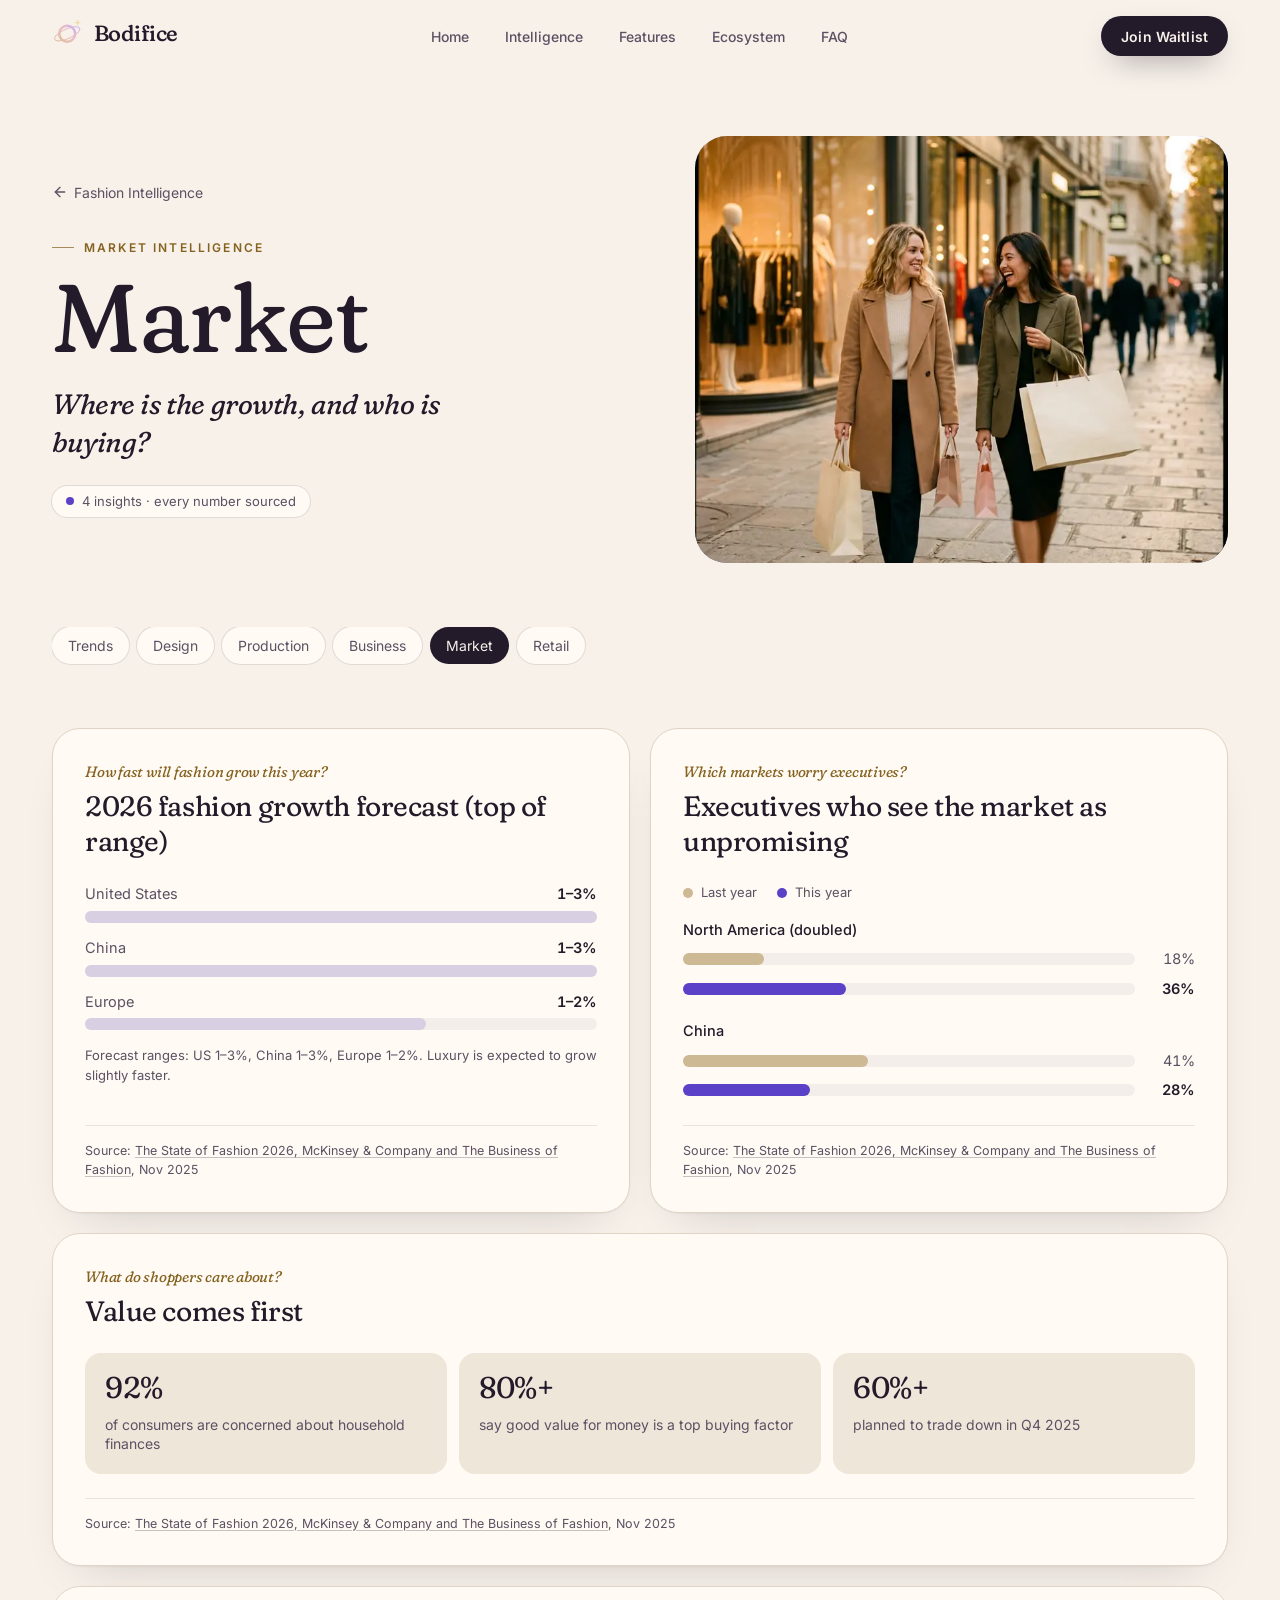
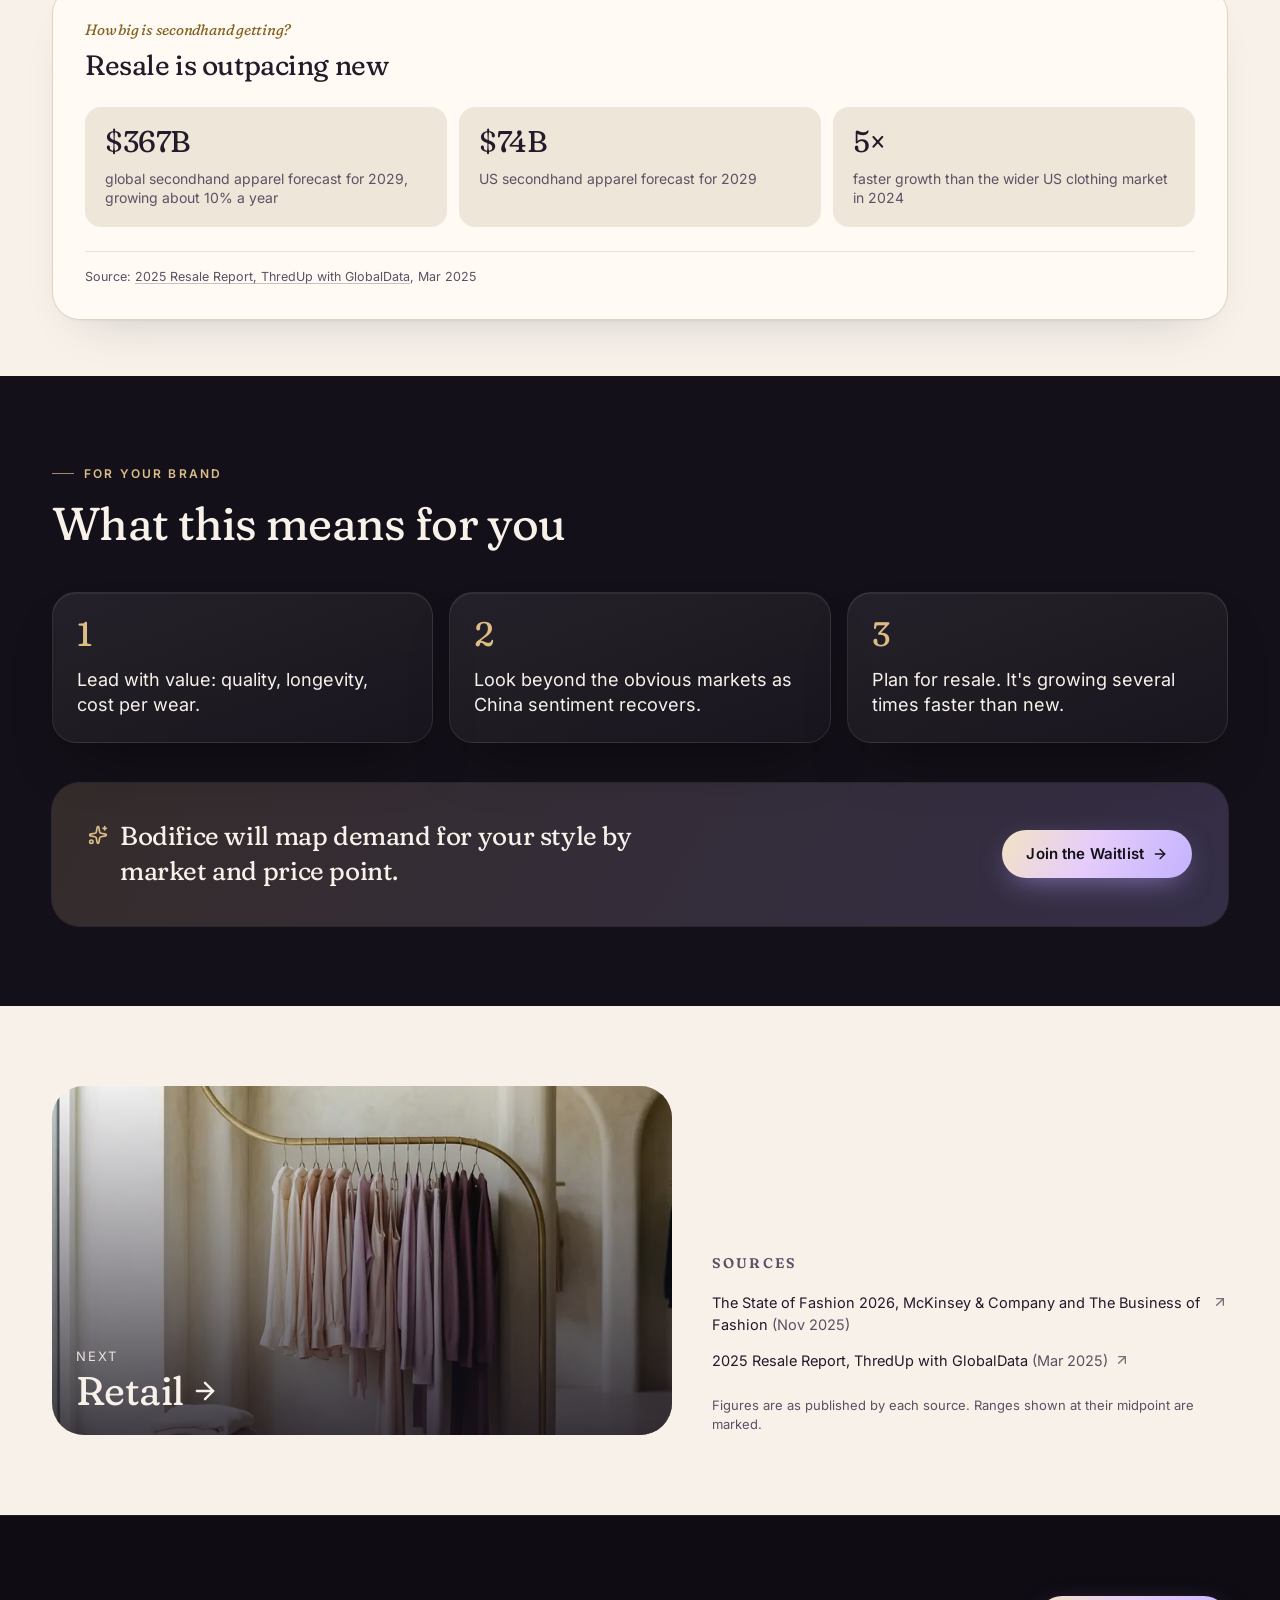
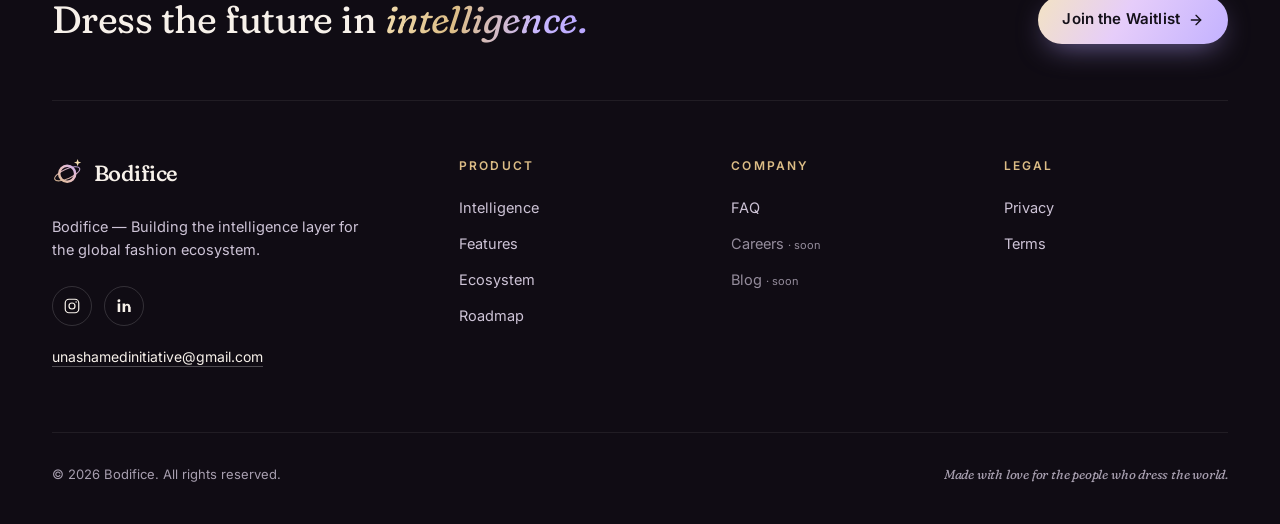
<file: intelligence-market.html>
<!doctype html>
<html lang="en">
  <head>
    <meta charset="UTF-8" />
    <meta name="viewport" content="width=device-width, initial-scale=1" />
    <meta name="theme-color" content="#141019" />
    <title>Market Intelligence | Bodifice</title>
    <meta name="description" content="Where is the growth, and who is buying? Fashion market data, visualised for designers and brands, with every source cited." />
    <meta name="robots" content="index, follow" />
    <link rel="canonical" href="https://fashionos.ai/intelligence/market" />
    <meta property="og:type" content="website" />
    <meta property="og:site_name" content="Bodifice" />
    <meta property="og:title" content="Market Intelligence | Bodifice" />
    <meta property="og:description" content="Where is the growth, and who is buying? Fashion market data, visualised for designers and brands, with every source cited." />
    <meta property="og:url" content="https://fashionos.ai/intelligence/market" />
    <meta property="og:image" content="https://fashionos.ai/og-image.png" />
    <meta property="og:image:width" content="1200" />
    <meta property="og:image:height" content="630" />
    <meta property="og:image:alt" content="Bodifice, the AI operating system for the future of fashion" />
    <meta name="twitter:card" content="summary_large_image" />
    <meta name="twitter:title" content="Market Intelligence | Bodifice" />
    <meta name="twitter:description" content="Where is the growth, and who is buying? Fashion market data, visualised for designers and brands, with every source cited." />
    <meta name="twitter:image" content="https://fashionos.ai/og-image.png" />
    <link rel="icon" href="./favicon.svg" type="image/svg+xml" />
    <link rel="icon" href="./favicon-32.png" sizes="32x32" type="image/png" />
    <link rel="apple-touch-icon" href="./apple-touch-icon.png" />
    <link rel="preload" href="./fraunces-latin-soft-normal.woff2" as="font" type="font/woff2" crossorigin />
    <link rel="preload" href="./fraunces-latin-soft-italic.woff2" as="font" type="font/woff2" crossorigin />
    <link rel="preload" href="./inter-latin-wght-normal.woff2" as="font" type="font/woff2" crossorigin />
    <script defer src="./config.js"></script>
    <script type="module" crossorigin src="./index-CwRFqcDE.js"></script>
    <link rel="stylesheet" crossorigin href="./style-B6pCrrAK.css">
  </head>
  <body>
    <div id="root" data-page="intel-market"><link rel="preload" as="image" href="./fashionos-market-intelligence.webp" fetchPriority="high"/><header class="fixed inset-x-0 top-0 z-50 transition-all duration-500 border-b border-transparent bg-transparent"><a href="#main" class="sr-only focus:not-sr-only focus:absolute focus:left-4 focus:top-3 focus:z-50 focus:rounded-full focus:bg-silk focus:px-4 focus:py-2 focus:text-ink">Skip to content</a><nav aria-label="Main" class="container-fos flex h-[72px] items-center justify-between gap-6"><a href="index.html" aria-label="Bodifice home"><span class="inline-flex items-center gap-2.5 "><svg viewBox="0 0 40 40" class="h-8 w-8" aria-hidden="true" focusable="false"><defs><linearGradient id="fos-g-light" x1="4" y1="34" x2="34" y2="6" gradientUnits="userSpaceOnUse"><stop offset="0" stop-color="#dcbd86"></stop><stop offset="0.55" stop-color="#e9bfcb"></stop><stop offset="1" stop-color="#b7a5ff"></stop></linearGradient></defs><circle cx="19" cy="21" r="10" fill="none" stroke="url(#fos-g-light)" stroke-width="3.2"></circle><ellipse cx="19" cy="21" rx="17" ry="6" transform="rotate(-24 19 21)" fill="none" stroke="url(#fos-g-light)" stroke-width="1.3" opacity="0.9"></ellipse><path d="M32 2.5 L33.2 5.8 L36.5 7 L33.2 8.2 L32 11.5 L30.8 8.2 L27.5 7 L30.8 5.8 Z" fill="#f1dcae"></path></svg><span class="font-display text-[22px] leading-none font-medium tracking-tight text-ink">Bodifice</span></span></a><ul class="hidden items-center gap-1 lg:flex"><li><a href="index.html#top" class="relative rounded-full px-4 py-2 text-[14px] font-medium transition-colors duration-300 text-ink-soft hover:text-ink"><span aria-hidden="true" class="absolute inset-0 -z-10 rounded-full bg-ink/[0.06] transition-all duration-500 scale-90 opacity-0"></span>Home</a></li><li><a href="index.html#intelligence" class="relative rounded-full px-4 py-2 text-[14px] font-medium transition-colors duration-300 text-ink-soft hover:text-ink"><span aria-hidden="true" class="absolute inset-0 -z-10 rounded-full bg-ink/[0.06] transition-all duration-500 scale-90 opacity-0"></span>Intelligence</a></li><li><a href="index.html#features" class="relative rounded-full px-4 py-2 text-[14px] font-medium transition-colors duration-300 text-ink-soft hover:text-ink"><span aria-hidden="true" class="absolute inset-0 -z-10 rounded-full bg-ink/[0.06] transition-all duration-500 scale-90 opacity-0"></span>Features</a></li><li><a href="index.html#ecosystem" class="relative rounded-full px-4 py-2 text-[14px] font-medium transition-colors duration-300 text-ink-soft hover:text-ink"><span aria-hidden="true" class="absolute inset-0 -z-10 rounded-full bg-ink/[0.06] transition-all duration-500 scale-90 opacity-0"></span>Ecosystem</a></li><li><a href="index.html#faq" class="relative rounded-full px-4 py-2 text-[14px] font-medium transition-colors duration-300 text-ink-soft hover:text-ink"><span aria-hidden="true" class="absolute inset-0 -z-10 rounded-full bg-ink/[0.06] transition-all duration-500 scale-90 opacity-0"></span>FAQ</a></li></ul><div class="flex items-center gap-2"><a href="index.html#waitlist" class="group relative inline-flex min-h-12 whitespace-nowrap items-center justify-center gap-2 rounded-full px-6 py-3 text-[15px] font-semibold tracking-[0.01em] transition-all duration-300 ease-[var(--ease-silk)] active:scale-[0.98] select-none text-silk bg-ink shadow-[0_12px_30px_-14px_rgba(35,26,42,0.7)] hover:bg-[#33263d] hover:-translate-y-0.5 hidden !min-h-10 !px-5 !py-2 !text-[14px] sm:inline-flex">Join Waitlist</a><button type="button" class="inline-flex h-11 w-11 items-center justify-center rounded-full border border-ink/15 text-ink lg:hidden" aria-expanded="false" aria-controls="mobile-menu" aria-label="Open menu"><svg xmlns="http://www.w3.org/2000/svg" width="24" height="24" viewBox="0 0 24 24" fill="none" stroke="currentColor" stroke-width="2" stroke-linecap="round" stroke-linejoin="round" class="lucide lucide-menu h-5 w-5" aria-hidden="true"><path d="M4 5h16"></path><path d="M4 12h16"></path><path d="M4 19h16"></path></svg></button></div></nav></header><main id="main"><div class="on-light bg-silk text-ink"><section aria-labelledby="intel-title" class="pt-[72px]"><div class="container-fos grid items-center gap-8 py-10 lg:grid-cols-[1.1fr_1fr] lg:gap-14 lg:py-16"><div><a href="index.html#intelligence" class="inline-flex items-center gap-1.5 text-[14px] text-ink-soft hover:text-ink"><svg xmlns="http://www.w3.org/2000/svg" width="24" height="24" viewBox="0 0 24 24" fill="none" stroke="currentColor" stroke-width="2" stroke-linecap="round" stroke-linejoin="round" class="lucide lucide-arrow-left h-4 w-4" aria-hidden="true"><path d="m12 19-7-7 7-7"></path><path d="M19 12H5"></path></svg> Fashion Intelligence</a><div class="mt-6"><p class="eyebrow text-gold-deep">Market Intelligence</p></div><h1 id="intel-title" class="mt-3 text-[56px] leading-none font-normal sm:text-[80px] lg:text-[96px]">Market</h1><p class="mt-5 max-w-md font-display text-[24px] leading-snug text-ink italic sm:text-[28px]">Where is the growth, and who is buying?</p><p class="mt-6 inline-flex items-center gap-2 rounded-full bg-cream px-3.5 py-1.5 text-[13px] text-ink-soft ring-1 ring-ink/10"><span class="h-2 w-2 rounded-full bg-orchid-deep" aria-hidden="true"></span>4<!-- --> insights · every number sourced</p></div><div class="relative overflow-hidden aspect-[4/3] rounded-[32px] lg:aspect-[5/4]" style="background:linear-gradient(160deg, #c9d6ff, #6f7fbf 60%, #232845)"><img src="./fashionos-market-intelligence.webp" alt="Two shoppers with paper bags walking past boutique windows" width="800" height="993" loading="eager" fetchPriority="high" decoding="async" class="absolute inset-0 h-full w-full object-cover"/></div></div><nav aria-label="Intelligence areas" class="container-fos"><ul class="-mx-5 flex gap-2 overflow-x-auto px-5 pb-2 sm:mx-0 sm:flex-wrap sm:px-0"><li class="shrink-0"><a href="intelligence-trends.html" class="inline-flex rounded-full px-4 py-2 text-[14px] transition-colors bg-cream text-ink-soft ring-1 ring-ink/10 hover:text-ink">Trends</a></li><li class="shrink-0"><a href="intelligence-design.html" class="inline-flex rounded-full px-4 py-2 text-[14px] transition-colors bg-cream text-ink-soft ring-1 ring-ink/10 hover:text-ink">Design</a></li><li class="shrink-0"><a href="intelligence-production.html" class="inline-flex rounded-full px-4 py-2 text-[14px] transition-colors bg-cream text-ink-soft ring-1 ring-ink/10 hover:text-ink">Production</a></li><li class="shrink-0"><a href="intelligence-business.html" class="inline-flex rounded-full px-4 py-2 text-[14px] transition-colors bg-cream text-ink-soft ring-1 ring-ink/10 hover:text-ink">Business</a></li><li class="shrink-0"><a href="intelligence-market.html" aria-current="page" class="inline-flex rounded-full px-4 py-2 text-[14px] transition-colors bg-ink text-silk">Market</a></li><li class="shrink-0"><a href="intelligence-retail.html" class="inline-flex rounded-full px-4 py-2 text-[14px] transition-colors bg-cream text-ink-soft ring-1 ring-ink/10 hover:text-ink">Retail</a></li></ul></nav></section><section aria-label="Market insights" class="py-10 sm:py-14"><div class="container-fos grid gap-5 lg:grid-cols-2"><article class="paper flex flex-col rounded-[28px] p-6 sm:p-8 "><p class="font-display text-[15px] text-gold-deep italic">How fast will fashion grow this year?</p><h2 class="mt-1.5 mb-6 text-[24px] leading-tight font-normal sm:text-[28px]">2026 fashion growth forecast (top of range)</h2><div class="flex-1"><div><ul class="space-y-3.5"><li class="group" title="United States: 1–3%"><div class="flex items-baseline justify-between gap-3 text-[14.5px]"><span class="text-ink-soft">United States</span><span class="font-semibold tabular-nums text-ink">1–3%</span></div><div class="relative mt-1.5 h-3 rounded-full bg-ink/[0.05]"><span class="absolute top-0 h-3 rounded-full transition-[filter] duration-300 group-hover:brightness-95" style="left:0%;width:100%;background:#d9cfe3"></span></div></li><li class="group" title="China: 1–3%"><div class="flex items-baseline justify-between gap-3 text-[14.5px]"><span class="text-ink-soft">China</span><span class="font-semibold tabular-nums text-ink">1–3%</span></div><div class="relative mt-1.5 h-3 rounded-full bg-ink/[0.05]"><span class="absolute top-0 h-3 rounded-full transition-[filter] duration-300 group-hover:brightness-95" style="left:0%;width:100%;background:#d9cfe3"></span></div></li><li class="group" title="Europe: 1–2%"><div class="flex items-baseline justify-between gap-3 text-[14.5px]"><span class="text-ink-soft">Europe</span><span class="font-semibold tabular-nums text-ink">1–2%</span></div><div class="relative mt-1.5 h-3 rounded-full bg-ink/[0.05]"><span class="absolute top-0 h-3 rounded-full transition-[filter] duration-300 group-hover:brightness-95" style="left:0%;width:66.66666666666666%;background:#d9cfe3"></span></div></li></ul><p class="mt-4 text-[13px] text-ink-soft">Forecast ranges: US 1–3%, China 1–3%, Europe 1–2%. Luxury is expected to grow slightly faster.</p></div></div><p class="mt-6 border-t border-ink/10 pt-4 text-[12.5px] text-ink-soft">Source:<!-- --> <a href="https://www.mckinsey.com/industries/retail/our-insights/state-of-fashion" target="_blank" rel="noopener noreferrer" class="underline decoration-ink/25 underline-offset-2 hover:text-ink">The State of Fashion 2026, McKinsey &amp; Company and The Business of Fashion</a>, <!-- -->Nov 2025</p></article><article class="paper flex flex-col rounded-[28px] p-6 sm:p-8 "><p class="font-display text-[15px] text-gold-deep italic">Which markets worry executives?</p><h2 class="mt-1.5 mb-6 text-[24px] leading-tight font-normal sm:text-[28px]">Executives who see the market as unpromising</h2><div class="flex-1"><div><div class="mb-4 flex gap-5 text-[13px] text-ink-soft"><span class="inline-flex items-center gap-2"><span class="h-2.5 w-2.5 rounded-full" style="background:#cdb994"></span>Last year</span><span class="inline-flex items-center gap-2"><span class="h-2.5 w-2.5 rounded-full" style="background:#5b41c7"></span>This year</span></div><ul class="space-y-5"><li><p class="text-[14.5px] font-medium text-ink">North America (doubled)</p><div class="mt-2 flex items-center gap-3" title="North America (doubled), Last year: 18%"><div class="h-3 flex-1 rounded-full bg-ink/[0.05]"><div class="h-3 rounded-full" style="width:18%;background:#cdb994"></div></div><span class="w-12 text-right text-[14.5px] tabular-nums text-ink-soft">18<!-- -->%</span></div><div class="mt-2 flex items-center gap-3" title="North America (doubled), This year: 36%"><div class="h-3 flex-1 rounded-full bg-ink/[0.05]"><div class="h-3 rounded-full" style="width:36%;background:#5b41c7"></div></div><span class="w-12 text-right text-[14.5px] tabular-nums font-semibold text-ink">36<!-- -->%</span></div></li><li><p class="text-[14.5px] font-medium text-ink">China</p><div class="mt-2 flex items-center gap-3" title="China, Last year: 41%"><div class="h-3 flex-1 rounded-full bg-ink/[0.05]"><div class="h-3 rounded-full" style="width:41%;background:#cdb994"></div></div><span class="w-12 text-right text-[14.5px] tabular-nums text-ink-soft">41<!-- -->%</span></div><div class="mt-2 flex items-center gap-3" title="China, This year: 28%"><div class="h-3 flex-1 rounded-full bg-ink/[0.05]"><div class="h-3 rounded-full" style="width:28%;background:#5b41c7"></div></div><span class="w-12 text-right text-[14.5px] tabular-nums font-semibold text-ink">28<!-- -->%</span></div></li></ul></div></div><p class="mt-6 border-t border-ink/10 pt-4 text-[12.5px] text-ink-soft">Source:<!-- --> <a href="https://www.mckinsey.com/industries/retail/our-insights/state-of-fashion" target="_blank" rel="noopener noreferrer" class="underline decoration-ink/25 underline-offset-2 hover:text-ink">The State of Fashion 2026, McKinsey &amp; Company and The Business of Fashion</a>, <!-- -->Nov 2025</p></article><article class="paper flex flex-col rounded-[28px] p-6 sm:p-8 lg:col-span-2"><p class="font-display text-[15px] text-gold-deep italic">What do shoppers care about?</p><h2 class="mt-1.5 mb-6 text-[24px] leading-tight font-normal sm:text-[28px]">Value comes first</h2><div class="flex-1"><ul class="grid gap-3 sm:grid-cols-3"><li class="rounded-2xl bg-linen p-5"><p class="font-display text-[30px] leading-none text-ink tabular-nums">92%</p><p class="mt-3 text-[14px] leading-snug text-ink-soft">of consumers are concerned about household finances</p></li><li class="rounded-2xl bg-linen p-5"><p class="font-display text-[30px] leading-none text-ink tabular-nums">80%+</p><p class="mt-3 text-[14px] leading-snug text-ink-soft">say good value for money is a top buying factor</p></li><li class="rounded-2xl bg-linen p-5"><p class="font-display text-[30px] leading-none text-ink tabular-nums">60%+</p><p class="mt-3 text-[14px] leading-snug text-ink-soft">planned to trade down in Q4 2025</p></li></ul></div><p class="mt-6 border-t border-ink/10 pt-4 text-[12.5px] text-ink-soft">Source:<!-- --> <a href="https://www.mckinsey.com/industries/retail/our-insights/state-of-fashion" target="_blank" rel="noopener noreferrer" class="underline decoration-ink/25 underline-offset-2 hover:text-ink">The State of Fashion 2026, McKinsey &amp; Company and The Business of Fashion</a>, <!-- -->Nov 2025</p></article><article class="paper flex flex-col rounded-[28px] p-6 sm:p-8 lg:col-span-2"><p class="font-display text-[15px] text-gold-deep italic">How big is secondhand getting?</p><h2 class="mt-1.5 mb-6 text-[24px] leading-tight font-normal sm:text-[28px]">Resale is outpacing new</h2><div class="flex-1"><ul class="grid gap-3 sm:grid-cols-3"><li class="rounded-2xl bg-linen p-5"><p class="font-display text-[30px] leading-none text-ink tabular-nums">$367B</p><p class="mt-3 text-[14px] leading-snug text-ink-soft">global secondhand apparel forecast for 2029, growing about 10% a year</p></li><li class="rounded-2xl bg-linen p-5"><p class="font-display text-[30px] leading-none text-ink tabular-nums">$74B</p><p class="mt-3 text-[14px] leading-snug text-ink-soft">US secondhand apparel forecast for 2029</p></li><li class="rounded-2xl bg-linen p-5"><p class="font-display text-[30px] leading-none text-ink tabular-nums">5×</p><p class="mt-3 text-[14px] leading-snug text-ink-soft">faster growth than the wider US clothing market in 2024</p></li></ul></div><p class="mt-6 border-t border-ink/10 pt-4 text-[12.5px] text-ink-soft">Source:<!-- --> <a href="https://newsroom.thredup.com/news/thredup-13th-resale-report" target="_blank" rel="noopener noreferrer" class="underline decoration-ink/25 underline-offset-2 hover:text-ink">2025 Resale Report, ThredUp with GlobalData</a>, <!-- -->Mar 2025</p></article></div></section><section aria-labelledby="means-title" class="bg-velvet py-16 text-silk sm:py-20"><div class="container-fos"><p class="eyebrow text-champagne">For your brand</p><h2 id="means-title" class="mt-3 text-[34px] leading-tight font-normal sm:text-[46px]">What this means for you</h2><ol class="mt-10 grid gap-4 md:grid-cols-3"><li class="glass rounded-[24px] p-6"><span class="font-display text-[34px] leading-none text-champagne">1</span><p class="mt-4 text-[18px] leading-snug text-silk">Lead with value: quality, longevity, cost per wear.</p></li><li class="glass rounded-[24px] p-6"><span class="font-display text-[34px] leading-none text-champagne">2</span><p class="mt-4 text-[18px] leading-snug text-silk">Look beyond the obvious markets as China sentiment recovers.</p></li><li class="glass rounded-[24px] p-6"><span class="font-display text-[34px] leading-none text-champagne">3</span><p class="mt-4 text-[18px] leading-snug text-silk">Plan for resale. It&#x27;s growing several times faster than new.</p></li></ol><div class="mt-10 flex flex-col items-start justify-between gap-6 rounded-[28px] bg-[linear-gradient(120deg,rgba(220,189,134,0.16),rgba(183,165,255,0.2))] p-7 ring-1 ring-white/10 sm:flex-row sm:items-center sm:p-9"><p class="flex max-w-xl items-start gap-3 font-display text-[22px] leading-snug sm:text-[26px]"><svg xmlns="http://www.w3.org/2000/svg" width="24" height="24" viewBox="0 0 24 24" fill="none" stroke="currentColor" stroke-width="2" stroke-linecap="round" stroke-linejoin="round" class="lucide lucide-sparkles mt-1.5 h-5 w-5 shrink-0 text-champagne" aria-hidden="true"><path d="M11.017 2.814a1 1 0 0 1 1.966 0l1.051 5.558a2 2 0 0 0 1.594 1.594l5.558 1.051a1 1 0 0 1 0 1.966l-5.558 1.051a2 2 0 0 0-1.594 1.594l-1.051 5.558a1 1 0 0 1-1.966 0l-1.051-5.558a2 2 0 0 0-1.594-1.594l-5.558-1.051a1 1 0 0 1 0-1.966l5.558-1.051a2 2 0 0 0 1.594-1.594z"></path><path d="M20 2v4"></path><path d="M22 4h-4"></path><circle cx="4" cy="20" r="2"></circle></svg>Bodifice will map demand for your style by market and price point.</p><a href="index.html#waitlist" class="group relative inline-flex min-h-12 whitespace-nowrap items-center justify-center gap-2 rounded-full px-6 py-3 text-[15px] font-semibold tracking-[0.01em] transition-all duration-300 ease-[var(--ease-silk)] active:scale-[0.98] select-none text-velvet bg-[linear-gradient(120deg,#f3e3c3_0%,#e6cdfa_45%,#c3b2ff_100%)] shadow-[0_10px_30px_-10px_rgba(183,165,255,0.65)] hover:shadow-[0_16px_40px_-12px_rgba(220,189,134,0.7)] hover:-translate-y-0.5 shrink-0">Join the Waitlist<svg xmlns="http://www.w3.org/2000/svg" width="24" height="24" viewBox="0 0 24 24" fill="none" stroke="currentColor" stroke-width="2" stroke-linecap="round" stroke-linejoin="round" class="lucide lucide-arrow-right h-4 w-4 transition-transform duration-300 group-hover:translate-x-0.5" aria-hidden="true"><path d="M5 12h14"></path><path d="m12 5 7 7-7 7"></path></svg></a></div></div></section><section class="py-14 sm:py-20"><div class="container-fos grid gap-10 lg:grid-cols-[1.2fr_1fr] lg:items-end"><a href="intelligence-retail.html" class="group relative block overflow-hidden rounded-[32px]"><div class="relative overflow-hidden aspect-[16/9] transition-transform duration-700 group-hover:scale-[1.03]" style="background:linear-gradient(160deg, #efe6da, #bfa98f 60%, #4a3a2c)"><img src="./fashionos-retail-intelligence.webp" alt="A minimalist boutique with a rail of soft-toned garments" width="800" height="993" loading="lazy" fetchPriority="auto" decoding="async" class="absolute inset-0 h-full w-full object-cover"/></div><span class="absolute inset-0 bg-gradient-to-t from-[#140f19]/80 to-transparent" aria-hidden="true"></span><span class="absolute bottom-6 left-6 text-silk"><span class="block text-[13px] tracking-[0.16em] uppercase opacity-90">Next</span><span class="mt-1 flex items-center gap-2 font-display text-[40px] leading-none">Retail<!-- --> <svg xmlns="http://www.w3.org/2000/svg" width="24" height="24" viewBox="0 0 24 24" fill="none" stroke="currentColor" stroke-width="2" stroke-linecap="round" stroke-linejoin="round" class="lucide lucide-arrow-right h-7 w-7 transition-transform group-hover:translate-x-1" aria-hidden="true"><path d="M5 12h14"></path><path d="m12 5 7 7-7 7"></path></svg></span></span></a><div><h2 class="text-[14px] font-semibold tracking-[0.16em] text-ink-soft uppercase">Sources</h2><ul class="mt-4 space-y-3"><li><a href="https://www.mckinsey.com/industries/retail/our-insights/state-of-fashion" target="_blank" rel="noopener noreferrer" class="group inline-flex items-start gap-1.5 text-[14.5px] text-ink hover:text-orchid-deep"><span>The State of Fashion 2026, McKinsey &amp; Company and The Business of Fashion<!-- --> <span class="text-ink-soft">(<!-- -->Nov 2025<!-- -->)</span></span><svg xmlns="http://www.w3.org/2000/svg" width="24" height="24" viewBox="0 0 24 24" fill="none" stroke="currentColor" stroke-width="2" stroke-linecap="round" stroke-linejoin="round" class="lucide lucide-arrow-up-right mt-0.5 h-4 w-4 shrink-0 opacity-60" aria-hidden="true"><path d="M7 7h10v10"></path><path d="M7 17 17 7"></path></svg></a></li><li><a href="https://newsroom.thredup.com/news/thredup-13th-resale-report" target="_blank" rel="noopener noreferrer" class="group inline-flex items-start gap-1.5 text-[14.5px] text-ink hover:text-orchid-deep"><span>2025 Resale Report, ThredUp with GlobalData<!-- --> <span class="text-ink-soft">(<!-- -->Mar 2025<!-- -->)</span></span><svg xmlns="http://www.w3.org/2000/svg" width="24" height="24" viewBox="0 0 24 24" fill="none" stroke="currentColor" stroke-width="2" stroke-linecap="round" stroke-linejoin="round" class="lucide lucide-arrow-up-right mt-0.5 h-4 w-4 shrink-0 opacity-60" aria-hidden="true"><path d="M7 7h10v10"></path><path d="M7 17 17 7"></path></svg></a></li></ul><p class="mt-6 text-[13px] text-ink-soft">Figures are as published by each source. Ranges shown at their midpoint are marked.</p></div></div></section></div></main><footer class="relative border-t border-white/[0.07] bg-[#100c14] pt-20 pb-10"><div class="container-fos"><div class="flex flex-col items-start justify-between gap-8 border-b border-white/[0.07] pb-14 md:flex-row md:items-end"><p class="max-w-xl font-display text-[30px] leading-tight text-silk sm:text-[38px]">Dress the future in <em class="text-sheen italic">intelligence.</em></p><a href="index.html#waitlist" class="group relative inline-flex min-h-12 whitespace-nowrap items-center justify-center gap-2 rounded-full px-6 py-3 text-[15px] font-semibold tracking-[0.01em] transition-all duration-300 ease-[var(--ease-silk)] active:scale-[0.98] select-none text-velvet bg-[linear-gradient(120deg,#f3e3c3_0%,#e6cdfa_45%,#c3b2ff_100%)] shadow-[0_10px_30px_-10px_rgba(183,165,255,0.65)] hover:shadow-[0_16px_40px_-12px_rgba(220,189,134,0.7)] hover:-translate-y-0.5 ">Join the Waitlist<svg xmlns="http://www.w3.org/2000/svg" width="24" height="24" viewBox="0 0 24 24" fill="none" stroke="currentColor" stroke-width="2" stroke-linecap="round" stroke-linejoin="round" class="lucide lucide-arrow-right h-4 w-4 transition-transform duration-300 group-hover:translate-x-0.5" aria-hidden="true"><path d="M5 12h14"></path><path d="m12 5 7 7-7 7"></path></svg></a></div><div class="grid gap-12 md:grid-cols-[1.6fr_repeat(3,1fr)] pt-14"><div><span class="inline-flex items-center gap-2.5 "><svg viewBox="0 0 40 40" class="h-8 w-8" aria-hidden="true" focusable="false"><defs><linearGradient id="fos-g-dark" x1="4" y1="34" x2="34" y2="6" gradientUnits="userSpaceOnUse"><stop offset="0" stop-color="#dcbd86"></stop><stop offset="0.55" stop-color="#e9bfcb"></stop><stop offset="1" stop-color="#b7a5ff"></stop></linearGradient></defs><circle cx="19" cy="21" r="10" fill="none" stroke="url(#fos-g-dark)" stroke-width="3.2"></circle><ellipse cx="19" cy="21" rx="17" ry="6" transform="rotate(-24 19 21)" fill="none" stroke="url(#fos-g-dark)" stroke-width="1.3" opacity="0.9"></ellipse><path d="M32 2.5 L33.2 5.8 L36.5 7 L33.2 8.2 L32 11.5 L30.8 8.2 L27.5 7 L30.8 5.8 Z" fill="#f1dcae"></path></svg><span class="font-display text-[22px] leading-none font-medium tracking-tight text-silk">Bodifice</span></span><p class="mt-5 max-w-xs text-[14.5px] leading-relaxed text-mist">Bodifice — Building the intelligence layer for the global fashion ecosystem.</p></div><nav aria-label="Product"><p class="text-[12px] font-semibold tracking-[0.18em] text-champagne uppercase">Product</p><ul class="mt-5 space-y-3"><li><a href="index.html#intelligence" class="text-[14.5px] text-mist transition-colors hover:text-silk">Intelligence</a></li><li><a href="index.html#features" class="text-[14.5px] text-mist transition-colors hover:text-silk">Features</a></li><li><a href="index.html#ecosystem" class="text-[14.5px] text-mist transition-colors hover:text-silk">Ecosystem</a></li><li><a href="index.html#roadmap" class="text-[14.5px] text-mist transition-colors hover:text-silk">Roadmap</a></li></ul></nav><nav aria-label="Company"><p class="text-[12px] font-semibold tracking-[0.18em] text-champagne uppercase">Company</p><ul class="mt-5 space-y-3"><li><a href="index.html#faq" class="text-[14.5px] text-mist transition-colors hover:text-silk">FAQ</a></li><li><span class="text-[14.5px] text-mist/70">Careers<!-- --> <span class="text-[11px] text-mist/70">· soon</span></span></li><li><span class="text-[14.5px] text-mist/70">Blog<!-- --> <span class="text-[11px] text-mist/70">· soon</span></span></li></ul></nav><nav aria-label="Legal"><p class="text-[12px] font-semibold tracking-[0.18em] text-champagne uppercase">Legal</p><ul class="mt-5 space-y-3"><li><a href="privacy.html" class="text-[14.5px] text-mist transition-colors hover:text-silk">Privacy</a></li><li><a href="terms.html" class="text-[14.5px] text-mist transition-colors hover:text-silk">Terms</a></li></ul></nav></div><div class="mt-16 flex flex-col gap-3 border-t border-white/[0.07] pt-8 text-[13px] text-mist/80 sm:flex-row sm:justify-between"><p>© <!-- -->2026<!-- --> Bodifice. All rights reserved.</p><p class="font-display italic">Made with love for the people who dress the world.</p></div></div></footer></div>
  </body>
</html>
</file>
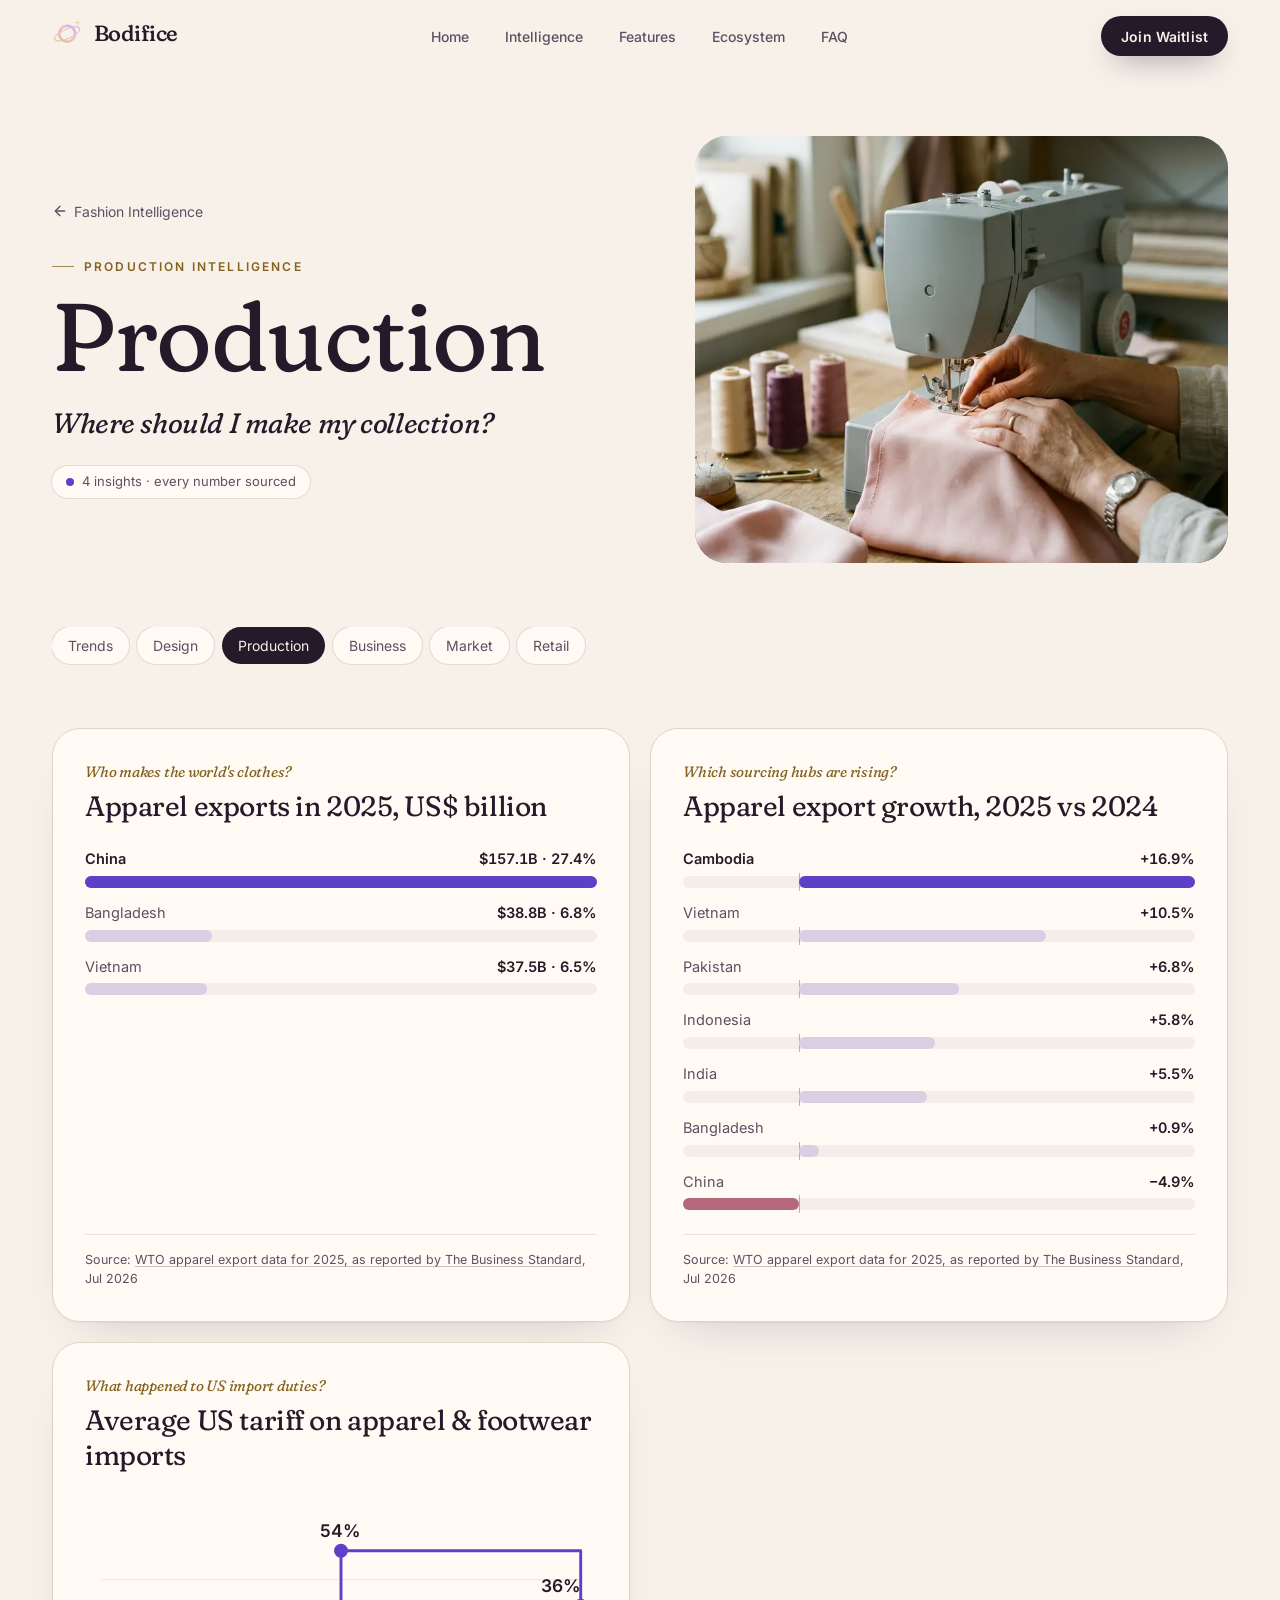
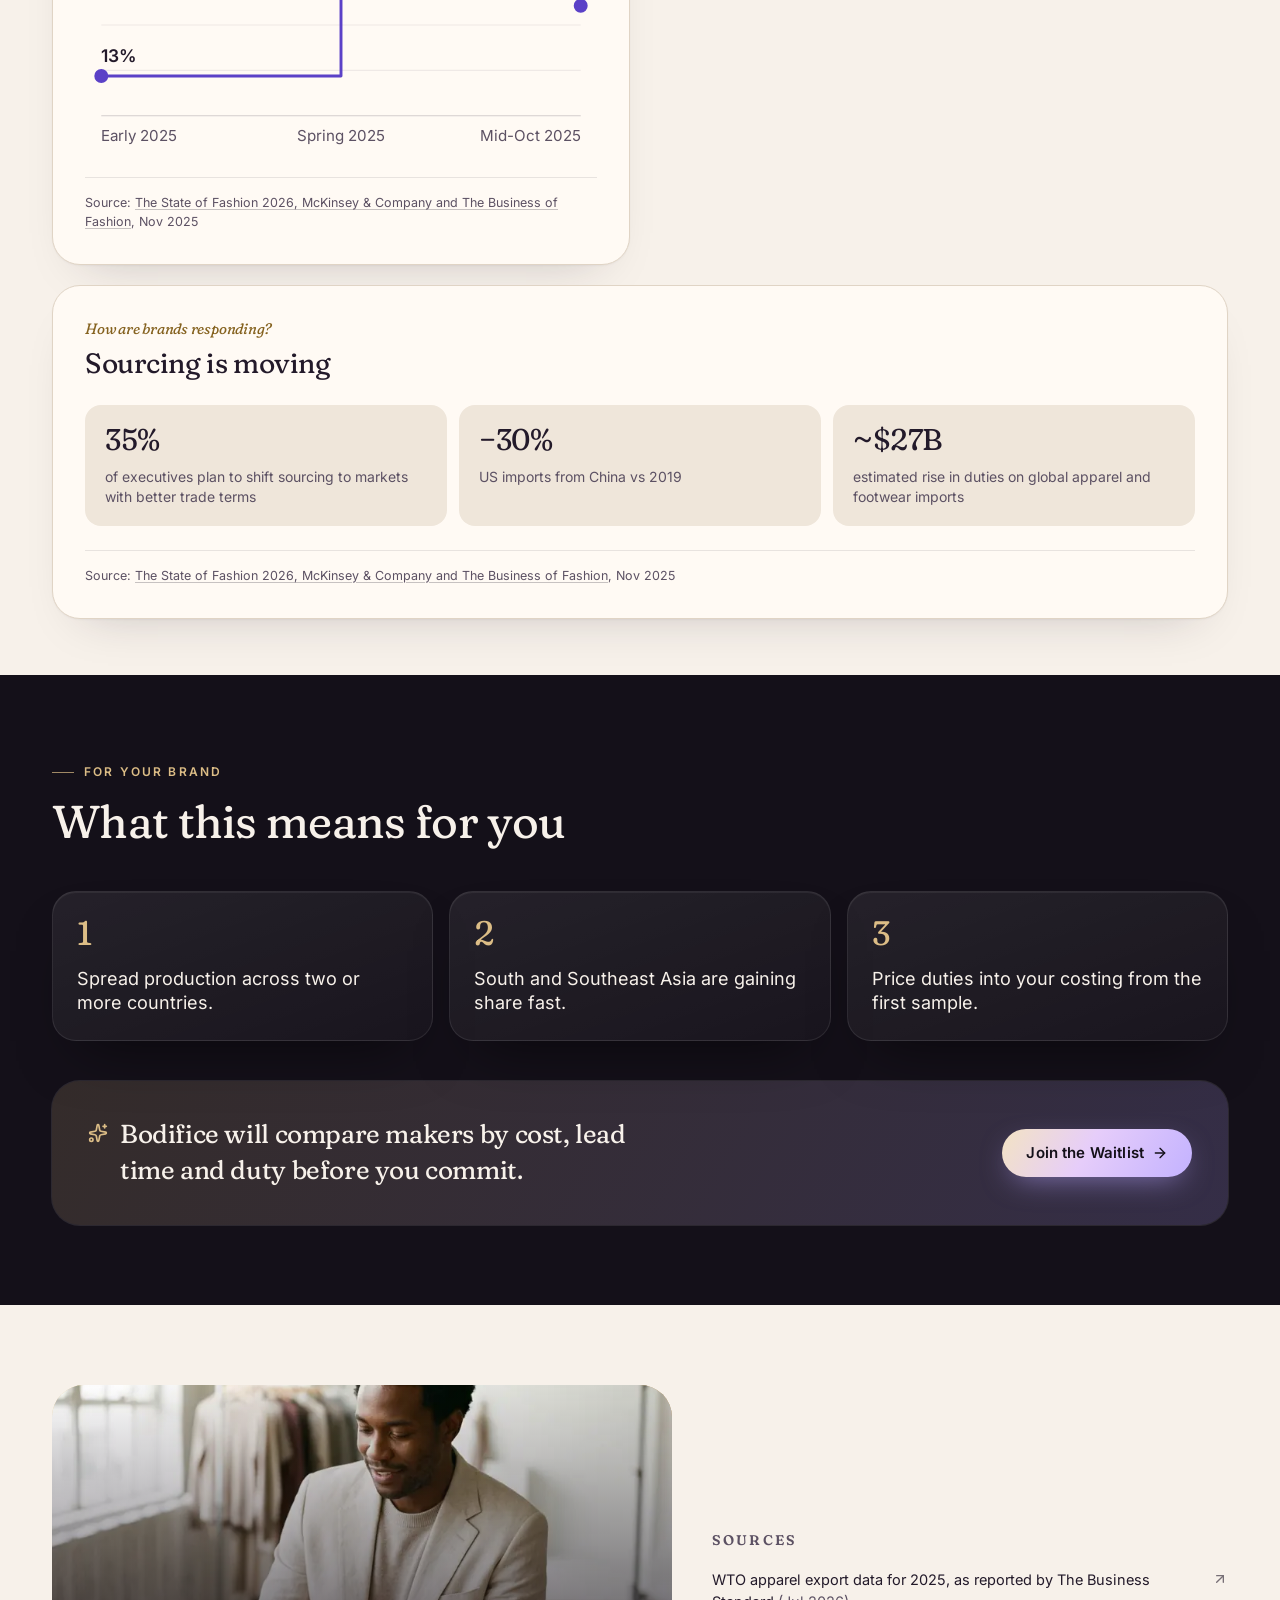
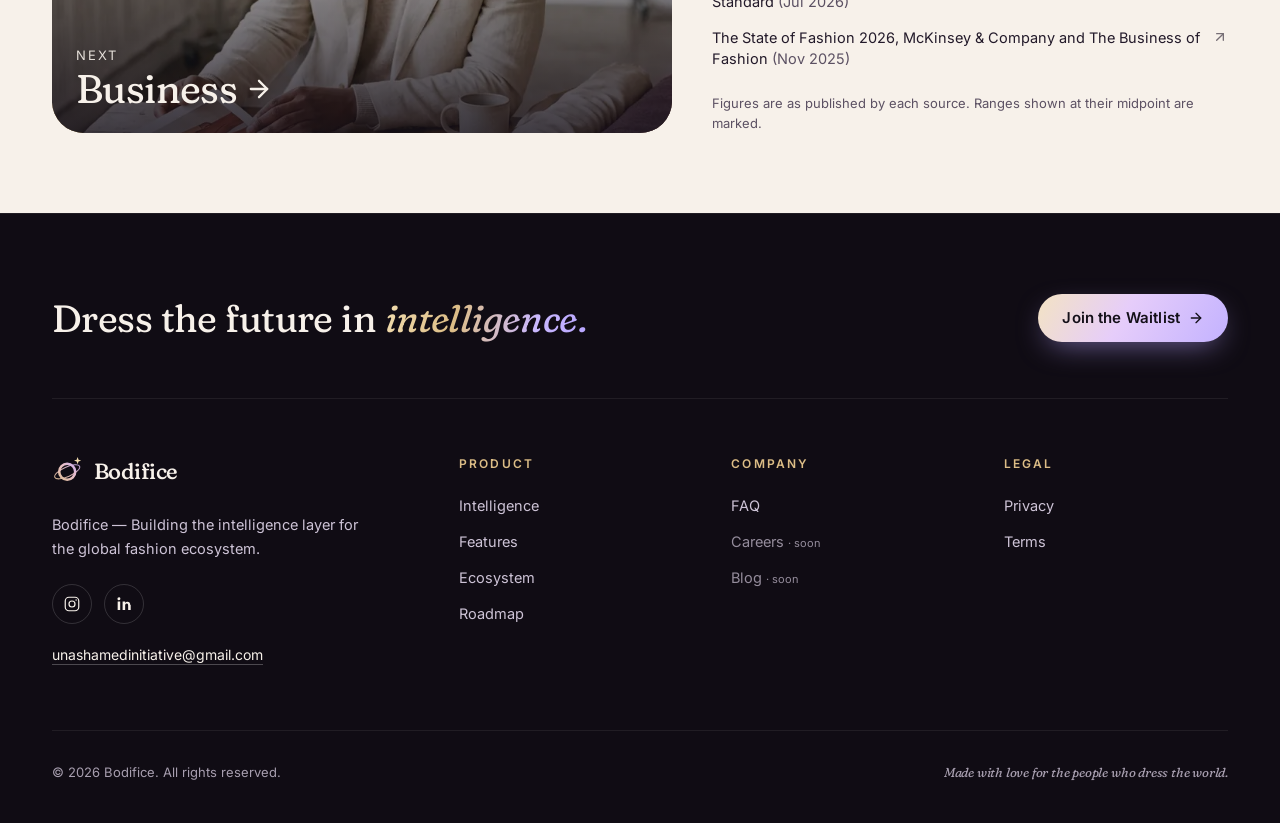
<file: intelligence-production.html>
<!doctype html>
<html lang="en">
  <head>
    <meta charset="UTF-8" />
    <meta name="viewport" content="width=device-width, initial-scale=1" />
    <meta name="theme-color" content="#141019" />
    <title>Production Intelligence | Bodifice</title>
    <meta name="description" content="Where should I make my collection? Fashion production data, visualised for designers and brands, with every source cited." />
    <meta name="robots" content="index, follow" />
    <link rel="canonical" href="https://fashionos.ai/intelligence/production" />
    <meta property="og:type" content="website" />
    <meta property="og:site_name" content="Bodifice" />
    <meta property="og:title" content="Production Intelligence | Bodifice" />
    <meta property="og:description" content="Where should I make my collection? Fashion production data, visualised for designers and brands, with every source cited." />
    <meta property="og:url" content="https://fashionos.ai/intelligence/production" />
    <meta property="og:image" content="https://fashionos.ai/og-image.png" />
    <meta property="og:image:width" content="1200" />
    <meta property="og:image:height" content="630" />
    <meta property="og:image:alt" content="Bodifice, the AI operating system for the future of fashion" />
    <meta name="twitter:card" content="summary_large_image" />
    <meta name="twitter:title" content="Production Intelligence | Bodifice" />
    <meta name="twitter:description" content="Where should I make my collection? Fashion production data, visualised for designers and brands, with every source cited." />
    <meta name="twitter:image" content="https://fashionos.ai/og-image.png" />
    <link rel="icon" href="./favicon.svg" type="image/svg+xml" />
    <link rel="icon" href="./favicon-32.png" sizes="32x32" type="image/png" />
    <link rel="apple-touch-icon" href="./apple-touch-icon.png" />
    <link rel="preload" href="./fraunces-latin-soft-normal.woff2" as="font" type="font/woff2" crossorigin />
    <link rel="preload" href="./fraunces-latin-soft-italic.woff2" as="font" type="font/woff2" crossorigin />
    <link rel="preload" href="./inter-latin-wght-normal.woff2" as="font" type="font/woff2" crossorigin />
    <script defer src="./config.js"></script>
    <script type="module" crossorigin src="./index-CwRFqcDE.js"></script>
    <link rel="stylesheet" crossorigin href="./style-B6pCrrAK.css">
  </head>
  <body>
    <div id="root" data-page="intel-production"><link rel="preload" as="image" href="./fashionos-production-intelligence.webp" fetchPriority="high"/><header class="fixed inset-x-0 top-0 z-50 transition-all duration-500 border-b border-transparent bg-transparent"><a href="#main" class="sr-only focus:not-sr-only focus:absolute focus:left-4 focus:top-3 focus:z-50 focus:rounded-full focus:bg-silk focus:px-4 focus:py-2 focus:text-ink">Skip to content</a><nav aria-label="Main" class="container-fos flex h-[72px] items-center justify-between gap-6"><a href="index.html" aria-label="Bodifice home"><span class="inline-flex items-center gap-2.5 "><svg viewBox="0 0 40 40" class="h-8 w-8" aria-hidden="true" focusable="false"><defs><linearGradient id="fos-g-light" x1="4" y1="34" x2="34" y2="6" gradientUnits="userSpaceOnUse"><stop offset="0" stop-color="#dcbd86"></stop><stop offset="0.55" stop-color="#e9bfcb"></stop><stop offset="1" stop-color="#b7a5ff"></stop></linearGradient></defs><circle cx="19" cy="21" r="10" fill="none" stroke="url(#fos-g-light)" stroke-width="3.2"></circle><ellipse cx="19" cy="21" rx="17" ry="6" transform="rotate(-24 19 21)" fill="none" stroke="url(#fos-g-light)" stroke-width="1.3" opacity="0.9"></ellipse><path d="M32 2.5 L33.2 5.8 L36.5 7 L33.2 8.2 L32 11.5 L30.8 8.2 L27.5 7 L30.8 5.8 Z" fill="#f1dcae"></path></svg><span class="font-display text-[22px] leading-none font-medium tracking-tight text-ink">Bodifice</span></span></a><ul class="hidden items-center gap-1 lg:flex"><li><a href="index.html#top" class="relative rounded-full px-4 py-2 text-[14px] font-medium transition-colors duration-300 text-ink-soft hover:text-ink"><span aria-hidden="true" class="absolute inset-0 -z-10 rounded-full bg-ink/[0.06] transition-all duration-500 scale-90 opacity-0"></span>Home</a></li><li><a href="index.html#intelligence" class="relative rounded-full px-4 py-2 text-[14px] font-medium transition-colors duration-300 text-ink-soft hover:text-ink"><span aria-hidden="true" class="absolute inset-0 -z-10 rounded-full bg-ink/[0.06] transition-all duration-500 scale-90 opacity-0"></span>Intelligence</a></li><li><a href="index.html#features" class="relative rounded-full px-4 py-2 text-[14px] font-medium transition-colors duration-300 text-ink-soft hover:text-ink"><span aria-hidden="true" class="absolute inset-0 -z-10 rounded-full bg-ink/[0.06] transition-all duration-500 scale-90 opacity-0"></span>Features</a></li><li><a href="index.html#ecosystem" class="relative rounded-full px-4 py-2 text-[14px] font-medium transition-colors duration-300 text-ink-soft hover:text-ink"><span aria-hidden="true" class="absolute inset-0 -z-10 rounded-full bg-ink/[0.06] transition-all duration-500 scale-90 opacity-0"></span>Ecosystem</a></li><li><a href="index.html#faq" class="relative rounded-full px-4 py-2 text-[14px] font-medium transition-colors duration-300 text-ink-soft hover:text-ink"><span aria-hidden="true" class="absolute inset-0 -z-10 rounded-full bg-ink/[0.06] transition-all duration-500 scale-90 opacity-0"></span>FAQ</a></li></ul><div class="flex items-center gap-2"><a href="index.html#waitlist" class="group relative inline-flex min-h-12 whitespace-nowrap items-center justify-center gap-2 rounded-full px-6 py-3 text-[15px] font-semibold tracking-[0.01em] transition-all duration-300 ease-[var(--ease-silk)] active:scale-[0.98] select-none text-silk bg-ink shadow-[0_12px_30px_-14px_rgba(35,26,42,0.7)] hover:bg-[#33263d] hover:-translate-y-0.5 hidden !min-h-10 !px-5 !py-2 !text-[14px] sm:inline-flex">Join Waitlist</a><button type="button" class="inline-flex h-11 w-11 items-center justify-center rounded-full border border-ink/15 text-ink lg:hidden" aria-expanded="false" aria-controls="mobile-menu" aria-label="Open menu"><svg xmlns="http://www.w3.org/2000/svg" width="24" height="24" viewBox="0 0 24 24" fill="none" stroke="currentColor" stroke-width="2" stroke-linecap="round" stroke-linejoin="round" class="lucide lucide-menu h-5 w-5" aria-hidden="true"><path d="M4 5h16"></path><path d="M4 12h16"></path><path d="M4 19h16"></path></svg></button></div></nav></header><main id="main"><div class="on-light bg-silk text-ink"><section aria-labelledby="intel-title" class="pt-[72px]"><div class="container-fos grid items-center gap-8 py-10 lg:grid-cols-[1.1fr_1fr] lg:gap-14 lg:py-16"><div><a href="index.html#intelligence" class="inline-flex items-center gap-1.5 text-[14px] text-ink-soft hover:text-ink"><svg xmlns="http://www.w3.org/2000/svg" width="24" height="24" viewBox="0 0 24 24" fill="none" stroke="currentColor" stroke-width="2" stroke-linecap="round" stroke-linejoin="round" class="lucide lucide-arrow-left h-4 w-4" aria-hidden="true"><path d="m12 19-7-7 7-7"></path><path d="M19 12H5"></path></svg> Fashion Intelligence</a><div class="mt-6"><p class="eyebrow text-gold-deep">Production Intelligence</p></div><h1 id="intel-title" class="mt-3 text-[56px] leading-none font-normal sm:text-[80px] lg:text-[96px]">Production</h1><p class="mt-5 max-w-md font-display text-[24px] leading-snug text-ink italic sm:text-[28px]">Where should I make my collection?</p><p class="mt-6 inline-flex items-center gap-2 rounded-full bg-cream px-3.5 py-1.5 text-[13px] text-ink-soft ring-1 ring-ink/10"><span class="h-2 w-2 rounded-full bg-orchid-deep" aria-hidden="true"></span>4<!-- --> insights · every number sourced</p></div><div class="relative overflow-hidden aspect-[4/3] rounded-[32px] lg:aspect-[5/4]" style="background:linear-gradient(160deg, #e9bfcb, #a86f80 60%, #3b2230)"><img src="./fashionos-production-intelligence.webp" alt="A seamstress&#x27;s hands guiding fabric through a sewing machine" width="800" height="993" loading="eager" fetchPriority="high" decoding="async" class="absolute inset-0 h-full w-full object-cover"/></div></div><nav aria-label="Intelligence areas" class="container-fos"><ul class="-mx-5 flex gap-2 overflow-x-auto px-5 pb-2 sm:mx-0 sm:flex-wrap sm:px-0"><li class="shrink-0"><a href="intelligence-trends.html" class="inline-flex rounded-full px-4 py-2 text-[14px] transition-colors bg-cream text-ink-soft ring-1 ring-ink/10 hover:text-ink">Trends</a></li><li class="shrink-0"><a href="intelligence-design.html" class="inline-flex rounded-full px-4 py-2 text-[14px] transition-colors bg-cream text-ink-soft ring-1 ring-ink/10 hover:text-ink">Design</a></li><li class="shrink-0"><a href="intelligence-production.html" aria-current="page" class="inline-flex rounded-full px-4 py-2 text-[14px] transition-colors bg-ink text-silk">Production</a></li><li class="shrink-0"><a href="intelligence-business.html" class="inline-flex rounded-full px-4 py-2 text-[14px] transition-colors bg-cream text-ink-soft ring-1 ring-ink/10 hover:text-ink">Business</a></li><li class="shrink-0"><a href="intelligence-market.html" class="inline-flex rounded-full px-4 py-2 text-[14px] transition-colors bg-cream text-ink-soft ring-1 ring-ink/10 hover:text-ink">Market</a></li><li class="shrink-0"><a href="intelligence-retail.html" class="inline-flex rounded-full px-4 py-2 text-[14px] transition-colors bg-cream text-ink-soft ring-1 ring-ink/10 hover:text-ink">Retail</a></li></ul></nav></section><section aria-label="Production insights" class="py-10 sm:py-14"><div class="container-fos grid gap-5 lg:grid-cols-2"><article class="paper flex flex-col rounded-[28px] p-6 sm:p-8 "><p class="font-display text-[15px] text-gold-deep italic">Who makes the world&#x27;s clothes?</p><h2 class="mt-1.5 mb-6 text-[24px] leading-tight font-normal sm:text-[28px]">Apparel exports in 2025, US$ billion</h2><div class="flex-1"><div><ul class="space-y-3.5"><li class="group" title="China: $157.1B · 27.4%"><div class="flex items-baseline justify-between gap-3 text-[14.5px]"><span class="font-semibold text-ink">China</span><span class="font-semibold tabular-nums text-ink">$157.1B · 27.4%</span></div><div class="relative mt-1.5 h-3 rounded-full bg-ink/[0.05]"><span class="absolute top-0 h-3 rounded-full transition-[filter] duration-300 group-hover:brightness-95" style="left:0%;width:100%;background:#5b41c7"></span></div></li><li class="group" title="Bangladesh: $38.8B · 6.8%"><div class="flex items-baseline justify-between gap-3 text-[14.5px]"><span class="text-ink-soft">Bangladesh</span><span class="font-semibold tabular-nums text-ink">$38.8B · 6.8%</span></div><div class="relative mt-1.5 h-3 rounded-full bg-ink/[0.05]"><span class="absolute top-0 h-3 rounded-full transition-[filter] duration-300 group-hover:brightness-95" style="left:0%;width:24.708802749665836%;background:#d9cfe3"></span></div></li><li class="group" title="Vietnam: $37.5B · 6.5%"><div class="flex items-baseline justify-between gap-3 text-[14.5px]"><span class="text-ink-soft">Vietnam</span><span class="font-semibold tabular-nums text-ink">$37.5B · 6.5%</span></div><div class="relative mt-1.5 h-3 rounded-full bg-ink/[0.05]"><span class="absolute top-0 h-3 rounded-full transition-[filter] duration-300 group-hover:brightness-95" style="left:0%;width:23.87499204379097%;background:#d9cfe3"></span></div></li></ul></div></div><p class="mt-6 border-t border-ink/10 pt-4 text-[12.5px] text-ink-soft">Source:<!-- --> <a href="https://www.tbsnews.net/economy/rmg/bangladesh-posts-089-apparel-export-growth-2025-lowest-among-asian-rivals-wto-1487416" target="_blank" rel="noopener noreferrer" class="underline decoration-ink/25 underline-offset-2 hover:text-ink">WTO apparel export data for 2025, as reported by The Business Standard</a>, <!-- -->Jul 2026</p></article><article class="paper flex flex-col rounded-[28px] p-6 sm:p-8 "><p class="font-display text-[15px] text-gold-deep italic">Which sourcing hubs are rising?</p><h2 class="mt-1.5 mb-6 text-[24px] leading-tight font-normal sm:text-[28px]">Apparel export growth, 2025 vs 2024</h2><div class="flex-1"><div><ul class="space-y-3.5"><li class="group" title="Cambodia: +16.9%"><div class="flex items-baseline justify-between gap-3 text-[14.5px]"><span class="font-semibold text-ink">Cambodia</span><span class="font-semibold tabular-nums text-ink">+16.9%</span></div><div class="relative mt-1.5 h-3 rounded-full bg-ink/[0.05]"><span class="absolute top-[-3px] bottom-[-3px] w-px bg-ink/30" style="left:22.568807339449542%" aria-hidden="true"></span><span class="absolute top-0 h-3 rounded-full transition-[filter] duration-300 group-hover:brightness-95" style="left:22.568807339449542%;width:77.43119266055047%;background:#5b41c7"></span></div></li><li class="group" title="Vietnam: +10.5%"><div class="flex items-baseline justify-between gap-3 text-[14.5px]"><span class="text-ink-soft">Vietnam</span><span class="font-semibold tabular-nums text-ink">+10.5%</span></div><div class="relative mt-1.5 h-3 rounded-full bg-ink/[0.05]"><span class="absolute top-[-3px] bottom-[-3px] w-px bg-ink/30" style="left:22.568807339449542%" aria-hidden="true"></span><span class="absolute top-0 h-3 rounded-full transition-[filter] duration-300 group-hover:brightness-95" style="left:22.568807339449542%;width:48.30275229357798%;background:#d9cfe3"></span></div></li><li class="group" title="Pakistan: +6.8%"><div class="flex items-baseline justify-between gap-3 text-[14.5px]"><span class="text-ink-soft">Pakistan</span><span class="font-semibold tabular-nums text-ink">+6.8%</span></div><div class="relative mt-1.5 h-3 rounded-full bg-ink/[0.05]"><span class="absolute top-[-3px] bottom-[-3px] w-px bg-ink/30" style="left:22.568807339449542%" aria-hidden="true"></span><span class="absolute top-0 h-3 rounded-full transition-[filter] duration-300 group-hover:brightness-95" style="left:22.568807339449542%;width:31.330275229357802%;background:#d9cfe3"></span></div></li><li class="group" title="Indonesia: +5.8%"><div class="flex items-baseline justify-between gap-3 text-[14.5px]"><span class="text-ink-soft">Indonesia</span><span class="font-semibold tabular-nums text-ink">+5.8%</span></div><div class="relative mt-1.5 h-3 rounded-full bg-ink/[0.05]"><span class="absolute top-[-3px] bottom-[-3px] w-px bg-ink/30" style="left:22.568807339449542%" aria-hidden="true"></span><span class="absolute top-0 h-3 rounded-full transition-[filter] duration-300 group-hover:brightness-95" style="left:22.568807339449542%;width:26.55963302752294%;background:#d9cfe3"></span></div></li><li class="group" title="India: +5.5%"><div class="flex items-baseline justify-between gap-3 text-[14.5px]"><span class="text-ink-soft">India</span><span class="font-semibold tabular-nums text-ink">+5.5%</span></div><div class="relative mt-1.5 h-3 rounded-full bg-ink/[0.05]"><span class="absolute top-[-3px] bottom-[-3px] w-px bg-ink/30" style="left:22.568807339449542%" aria-hidden="true"></span><span class="absolute top-0 h-3 rounded-full transition-[filter] duration-300 group-hover:brightness-95" style="left:22.568807339449542%;width:25.09174311926606%;background:#d9cfe3"></span></div></li><li class="group" title="Bangladesh: +0.9%"><div class="flex items-baseline justify-between gap-3 text-[14.5px]"><span class="text-ink-soft">Bangladesh</span><span class="font-semibold tabular-nums text-ink">+0.9%</span></div><div class="relative mt-1.5 h-3 rounded-full bg-ink/[0.05]"><span class="absolute top-[-3px] bottom-[-3px] w-px bg-ink/30" style="left:22.568807339449542%" aria-hidden="true"></span><span class="absolute top-0 h-3 rounded-full transition-[filter] duration-300 group-hover:brightness-95" style="left:22.568807339449542%;width:4.082568807339451%;background:#d9cfe3"></span></div></li><li class="group" title="China: −4.9%"><div class="flex items-baseline justify-between gap-3 text-[14.5px]"><span class="text-ink-soft">China</span><span class="font-semibold tabular-nums text-ink">−4.9%</span></div><div class="relative mt-1.5 h-3 rounded-full bg-ink/[0.05]"><span class="absolute top-[-3px] bottom-[-3px] w-px bg-ink/30" style="left:22.568807339449542%" aria-hidden="true"></span><span class="absolute top-0 h-3 rounded-full transition-[filter] duration-300 group-hover:brightness-95" style="left:0%;width:22.568807339449542%;background:#b5687c"></span></div></li></ul></div></div><p class="mt-6 border-t border-ink/10 pt-4 text-[12.5px] text-ink-soft">Source:<!-- --> <a href="https://www.tbsnews.net/economy/rmg/bangladesh-posts-089-apparel-export-growth-2025-lowest-among-asian-rivals-wto-1487416" target="_blank" rel="noopener noreferrer" class="underline decoration-ink/25 underline-offset-2 hover:text-ink">WTO apparel export data for 2025, as reported by The Business Standard</a>, <!-- -->Jul 2026</p></article><article class="paper flex flex-col rounded-[28px] p-6 sm:p-8 "><p class="font-display text-[15px] text-gold-deep italic">What happened to US import duties?</p><h2 class="mt-1.5 mb-6 text-[24px] leading-tight font-normal sm:text-[28px]">Average US tariff on apparel &amp; footwear imports</h2><div class="flex-1"><figure><svg viewBox="0 0 440 220" class="h-auto w-full" role="img" aria-label="Average US tariff on apparel &amp; footwear imports: Early 2025 13%, Spring 2025 54%, Mid-Oct 2025 36%"><defs><linearGradient id="fill-47" x1="0" x2="0" y1="0" y2="1"><stop offset="0" stop-color="#5b41c7" stop-opacity="0.18"></stop><stop offset="1" stop-color="#5b41c7" stop-opacity="0"></stop></linearGradient></defs><line x1="14" x2="426" y1="71" y2="71" stroke="#231a2a" stroke-opacity="0.07"></line><line x1="14" x2="426" y1="110" y2="110" stroke="#231a2a" stroke-opacity="0.07"></line><line x1="14" x2="426" y1="149" y2="149" stroke="#231a2a" stroke-opacity="0.07"></line><line x1="14" x2="426" y1="188" y2="188" stroke="#231a2a" stroke-opacity="0.2"></line><path d="M14,153.85858585858585 H220 V46.1818181818182 H426 V93.45454545454547" fill="none" stroke="#5b41c7" stroke-width="2.5" stroke-linejoin="round" stroke-linecap="round"></path><g><circle cx="14" cy="153.85858585858585" r="5" fill="#5b41c7" stroke="#5b41c7" stroke-width="2"><title>Early 2025: 13%</title></circle><text x="14" y="141.85858585858585" text-anchor="start" font-size="15" font-weight="600" fill="#231a2a">13<!-- -->%</text><text x="14" y="210" text-anchor="start" font-size="13" fill="#5c5163">Early 2025</text></g><g><circle cx="220" cy="46.1818181818182" r="5" fill="#5b41c7" stroke="#5b41c7" stroke-width="2"><title>Spring 2025: 54%</title></circle><text x="220" y="34.1818181818182" text-anchor="middle" font-size="15" font-weight="600" fill="#231a2a">54<!-- -->%</text><text x="220" y="210" text-anchor="middle" font-size="13" fill="#5c5163">Spring 2025</text></g><g><circle cx="426" cy="93.45454545454547" r="5" fill="#5b41c7" stroke="#5b41c7" stroke-width="2"><title>Mid-Oct 2025: 36%</title></circle><text x="426" y="81.45454545454547" text-anchor="end" font-size="15" font-weight="600" fill="#231a2a">36<!-- -->%</text><text x="426" y="210" text-anchor="end" font-size="13" fill="#5c5163">Mid-Oct 2025</text></g></svg></figure></div><p class="mt-6 border-t border-ink/10 pt-4 text-[12.5px] text-ink-soft">Source:<!-- --> <a href="https://www.mckinsey.com/industries/retail/our-insights/state-of-fashion" target="_blank" rel="noopener noreferrer" class="underline decoration-ink/25 underline-offset-2 hover:text-ink">The State of Fashion 2026, McKinsey &amp; Company and The Business of Fashion</a>, <!-- -->Nov 2025</p></article><article class="paper flex flex-col rounded-[28px] p-6 sm:p-8 lg:col-span-2"><p class="font-display text-[15px] text-gold-deep italic">How are brands responding?</p><h2 class="mt-1.5 mb-6 text-[24px] leading-tight font-normal sm:text-[28px]">Sourcing is moving</h2><div class="flex-1"><ul class="grid gap-3 sm:grid-cols-3"><li class="rounded-2xl bg-linen p-5"><p class="font-display text-[30px] leading-none text-ink tabular-nums">35%</p><p class="mt-3 text-[14px] leading-snug text-ink-soft">of executives plan to shift sourcing to markets with better trade terms</p></li><li class="rounded-2xl bg-linen p-5"><p class="font-display text-[30px] leading-none text-ink tabular-nums">−30%</p><p class="mt-3 text-[14px] leading-snug text-ink-soft">US imports from China vs 2019</p></li><li class="rounded-2xl bg-linen p-5"><p class="font-display text-[30px] leading-none text-ink tabular-nums">~$27B</p><p class="mt-3 text-[14px] leading-snug text-ink-soft">estimated rise in duties on global apparel and footwear imports</p></li></ul></div><p class="mt-6 border-t border-ink/10 pt-4 text-[12.5px] text-ink-soft">Source:<!-- --> <a href="https://www.mckinsey.com/industries/retail/our-insights/state-of-fashion" target="_blank" rel="noopener noreferrer" class="underline decoration-ink/25 underline-offset-2 hover:text-ink">The State of Fashion 2026, McKinsey &amp; Company and The Business of Fashion</a>, <!-- -->Nov 2025</p></article></div></section><section aria-labelledby="means-title" class="bg-velvet py-16 text-silk sm:py-20"><div class="container-fos"><p class="eyebrow text-champagne">For your brand</p><h2 id="means-title" class="mt-3 text-[34px] leading-tight font-normal sm:text-[46px]">What this means for you</h2><ol class="mt-10 grid gap-4 md:grid-cols-3"><li class="glass rounded-[24px] p-6"><span class="font-display text-[34px] leading-none text-champagne">1</span><p class="mt-4 text-[18px] leading-snug text-silk">Spread production across two or more countries.</p></li><li class="glass rounded-[24px] p-6"><span class="font-display text-[34px] leading-none text-champagne">2</span><p class="mt-4 text-[18px] leading-snug text-silk">South and Southeast Asia are gaining share fast.</p></li><li class="glass rounded-[24px] p-6"><span class="font-display text-[34px] leading-none text-champagne">3</span><p class="mt-4 text-[18px] leading-snug text-silk">Price duties into your costing from the first sample.</p></li></ol><div class="mt-10 flex flex-col items-start justify-between gap-6 rounded-[28px] bg-[linear-gradient(120deg,rgba(220,189,134,0.16),rgba(183,165,255,0.2))] p-7 ring-1 ring-white/10 sm:flex-row sm:items-center sm:p-9"><p class="flex max-w-xl items-start gap-3 font-display text-[22px] leading-snug sm:text-[26px]"><svg xmlns="http://www.w3.org/2000/svg" width="24" height="24" viewBox="0 0 24 24" fill="none" stroke="currentColor" stroke-width="2" stroke-linecap="round" stroke-linejoin="round" class="lucide lucide-sparkles mt-1.5 h-5 w-5 shrink-0 text-champagne" aria-hidden="true"><path d="M11.017 2.814a1 1 0 0 1 1.966 0l1.051 5.558a2 2 0 0 0 1.594 1.594l5.558 1.051a1 1 0 0 1 0 1.966l-5.558 1.051a2 2 0 0 0-1.594 1.594l-1.051 5.558a1 1 0 0 1-1.966 0l-1.051-5.558a2 2 0 0 0-1.594-1.594l-5.558-1.051a1 1 0 0 1 0-1.966l5.558-1.051a2 2 0 0 0 1.594-1.594z"></path><path d="M20 2v4"></path><path d="M22 4h-4"></path><circle cx="4" cy="20" r="2"></circle></svg>Bodifice will compare makers by cost, lead time and duty before you commit.</p><a href="index.html#waitlist" class="group relative inline-flex min-h-12 whitespace-nowrap items-center justify-center gap-2 rounded-full px-6 py-3 text-[15px] font-semibold tracking-[0.01em] transition-all duration-300 ease-[var(--ease-silk)] active:scale-[0.98] select-none text-velvet bg-[linear-gradient(120deg,#f3e3c3_0%,#e6cdfa_45%,#c3b2ff_100%)] shadow-[0_10px_30px_-10px_rgba(183,165,255,0.65)] hover:shadow-[0_16px_40px_-12px_rgba(220,189,134,0.7)] hover:-translate-y-0.5 shrink-0">Join the Waitlist<svg xmlns="http://www.w3.org/2000/svg" width="24" height="24" viewBox="0 0 24 24" fill="none" stroke="currentColor" stroke-width="2" stroke-linecap="round" stroke-linejoin="round" class="lucide lucide-arrow-right h-4 w-4 transition-transform duration-300 group-hover:translate-x-0.5" aria-hidden="true"><path d="M5 12h14"></path><path d="m12 5 7 7-7 7"></path></svg></a></div></div></section><section class="py-14 sm:py-20"><div class="container-fos grid gap-10 lg:grid-cols-[1.2fr_1fr] lg:items-end"><a href="intelligence-business.html" class="group relative block overflow-hidden rounded-[32px]"><div class="relative overflow-hidden aspect-[16/9] transition-transform duration-700 group-hover:scale-[1.03]" style="background:linear-gradient(160deg, #f1dcae, #b08a4f 60%, #3d2c1b)"><img src="./fashionos-business-intelligence.webp" alt="A brand founder reviewing a lookbook beside rolls of fabric" width="800" height="993" loading="lazy" fetchPriority="auto" decoding="async" class="absolute inset-0 h-full w-full object-cover"/></div><span class="absolute inset-0 bg-gradient-to-t from-[#140f19]/80 to-transparent" aria-hidden="true"></span><span class="absolute bottom-6 left-6 text-silk"><span class="block text-[13px] tracking-[0.16em] uppercase opacity-90">Next</span><span class="mt-1 flex items-center gap-2 font-display text-[40px] leading-none">Business<!-- --> <svg xmlns="http://www.w3.org/2000/svg" width="24" height="24" viewBox="0 0 24 24" fill="none" stroke="currentColor" stroke-width="2" stroke-linecap="round" stroke-linejoin="round" class="lucide lucide-arrow-right h-7 w-7 transition-transform group-hover:translate-x-1" aria-hidden="true"><path d="M5 12h14"></path><path d="m12 5 7 7-7 7"></path></svg></span></span></a><div><h2 class="text-[14px] font-semibold tracking-[0.16em] text-ink-soft uppercase">Sources</h2><ul class="mt-4 space-y-3"><li><a href="https://www.tbsnews.net/economy/rmg/bangladesh-posts-089-apparel-export-growth-2025-lowest-among-asian-rivals-wto-1487416" target="_blank" rel="noopener noreferrer" class="group inline-flex items-start gap-1.5 text-[14.5px] text-ink hover:text-orchid-deep"><span>WTO apparel export data for 2025, as reported by The Business Standard<!-- --> <span class="text-ink-soft">(<!-- -->Jul 2026<!-- -->)</span></span><svg xmlns="http://www.w3.org/2000/svg" width="24" height="24" viewBox="0 0 24 24" fill="none" stroke="currentColor" stroke-width="2" stroke-linecap="round" stroke-linejoin="round" class="lucide lucide-arrow-up-right mt-0.5 h-4 w-4 shrink-0 opacity-60" aria-hidden="true"><path d="M7 7h10v10"></path><path d="M7 17 17 7"></path></svg></a></li><li><a href="https://www.mckinsey.com/industries/retail/our-insights/state-of-fashion" target="_blank" rel="noopener noreferrer" class="group inline-flex items-start gap-1.5 text-[14.5px] text-ink hover:text-orchid-deep"><span>The State of Fashion 2026, McKinsey &amp; Company and The Business of Fashion<!-- --> <span class="text-ink-soft">(<!-- -->Nov 2025<!-- -->)</span></span><svg xmlns="http://www.w3.org/2000/svg" width="24" height="24" viewBox="0 0 24 24" fill="none" stroke="currentColor" stroke-width="2" stroke-linecap="round" stroke-linejoin="round" class="lucide lucide-arrow-up-right mt-0.5 h-4 w-4 shrink-0 opacity-60" aria-hidden="true"><path d="M7 7h10v10"></path><path d="M7 17 17 7"></path></svg></a></li></ul><p class="mt-6 text-[13px] text-ink-soft">Figures are as published by each source. Ranges shown at their midpoint are marked.</p></div></div></section></div></main><footer class="relative border-t border-white/[0.07] bg-[#100c14] pt-20 pb-10"><div class="container-fos"><div class="flex flex-col items-start justify-between gap-8 border-b border-white/[0.07] pb-14 md:flex-row md:items-end"><p class="max-w-xl font-display text-[30px] leading-tight text-silk sm:text-[38px]">Dress the future in <em class="text-sheen italic">intelligence.</em></p><a href="index.html#waitlist" class="group relative inline-flex min-h-12 whitespace-nowrap items-center justify-center gap-2 rounded-full px-6 py-3 text-[15px] font-semibold tracking-[0.01em] transition-all duration-300 ease-[var(--ease-silk)] active:scale-[0.98] select-none text-velvet bg-[linear-gradient(120deg,#f3e3c3_0%,#e6cdfa_45%,#c3b2ff_100%)] shadow-[0_10px_30px_-10px_rgba(183,165,255,0.65)] hover:shadow-[0_16px_40px_-12px_rgba(220,189,134,0.7)] hover:-translate-y-0.5 ">Join the Waitlist<svg xmlns="http://www.w3.org/2000/svg" width="24" height="24" viewBox="0 0 24 24" fill="none" stroke="currentColor" stroke-width="2" stroke-linecap="round" stroke-linejoin="round" class="lucide lucide-arrow-right h-4 w-4 transition-transform duration-300 group-hover:translate-x-0.5" aria-hidden="true"><path d="M5 12h14"></path><path d="m12 5 7 7-7 7"></path></svg></a></div><div class="grid gap-12 md:grid-cols-[1.6fr_repeat(3,1fr)] pt-14"><div><span class="inline-flex items-center gap-2.5 "><svg viewBox="0 0 40 40" class="h-8 w-8" aria-hidden="true" focusable="false"><defs><linearGradient id="fos-g-dark" x1="4" y1="34" x2="34" y2="6" gradientUnits="userSpaceOnUse"><stop offset="0" stop-color="#dcbd86"></stop><stop offset="0.55" stop-color="#e9bfcb"></stop><stop offset="1" stop-color="#b7a5ff"></stop></linearGradient></defs><circle cx="19" cy="21" r="10" fill="none" stroke="url(#fos-g-dark)" stroke-width="3.2"></circle><ellipse cx="19" cy="21" rx="17" ry="6" transform="rotate(-24 19 21)" fill="none" stroke="url(#fos-g-dark)" stroke-width="1.3" opacity="0.9"></ellipse><path d="M32 2.5 L33.2 5.8 L36.5 7 L33.2 8.2 L32 11.5 L30.8 8.2 L27.5 7 L30.8 5.8 Z" fill="#f1dcae"></path></svg><span class="font-display text-[22px] leading-none font-medium tracking-tight text-silk">Bodifice</span></span><p class="mt-5 max-w-xs text-[14.5px] leading-relaxed text-mist">Bodifice — Building the intelligence layer for the global fashion ecosystem.</p></div><nav aria-label="Product"><p class="text-[12px] font-semibold tracking-[0.18em] text-champagne uppercase">Product</p><ul class="mt-5 space-y-3"><li><a href="index.html#intelligence" class="text-[14.5px] text-mist transition-colors hover:text-silk">Intelligence</a></li><li><a href="index.html#features" class="text-[14.5px] text-mist transition-colors hover:text-silk">Features</a></li><li><a href="index.html#ecosystem" class="text-[14.5px] text-mist transition-colors hover:text-silk">Ecosystem</a></li><li><a href="index.html#roadmap" class="text-[14.5px] text-mist transition-colors hover:text-silk">Roadmap</a></li></ul></nav><nav aria-label="Company"><p class="text-[12px] font-semibold tracking-[0.18em] text-champagne uppercase">Company</p><ul class="mt-5 space-y-3"><li><a href="index.html#faq" class="text-[14.5px] text-mist transition-colors hover:text-silk">FAQ</a></li><li><span class="text-[14.5px] text-mist/70">Careers<!-- --> <span class="text-[11px] text-mist/70">· soon</span></span></li><li><span class="text-[14.5px] text-mist/70">Blog<!-- --> <span class="text-[11px] text-mist/70">· soon</span></span></li></ul></nav><nav aria-label="Legal"><p class="text-[12px] font-semibold tracking-[0.18em] text-champagne uppercase">Legal</p><ul class="mt-5 space-y-3"><li><a href="privacy.html" class="text-[14.5px] text-mist transition-colors hover:text-silk">Privacy</a></li><li><a href="terms.html" class="text-[14.5px] text-mist transition-colors hover:text-silk">Terms</a></li></ul></nav></div><div class="mt-16 flex flex-col gap-3 border-t border-white/[0.07] pt-8 text-[13px] text-mist/80 sm:flex-row sm:justify-between"><p>© <!-- -->2026<!-- --> Bodifice. All rights reserved.</p><p class="font-display italic">Made with love for the people who dress the world.</p></div></div></footer></div>
  </body>
</html>
</file>
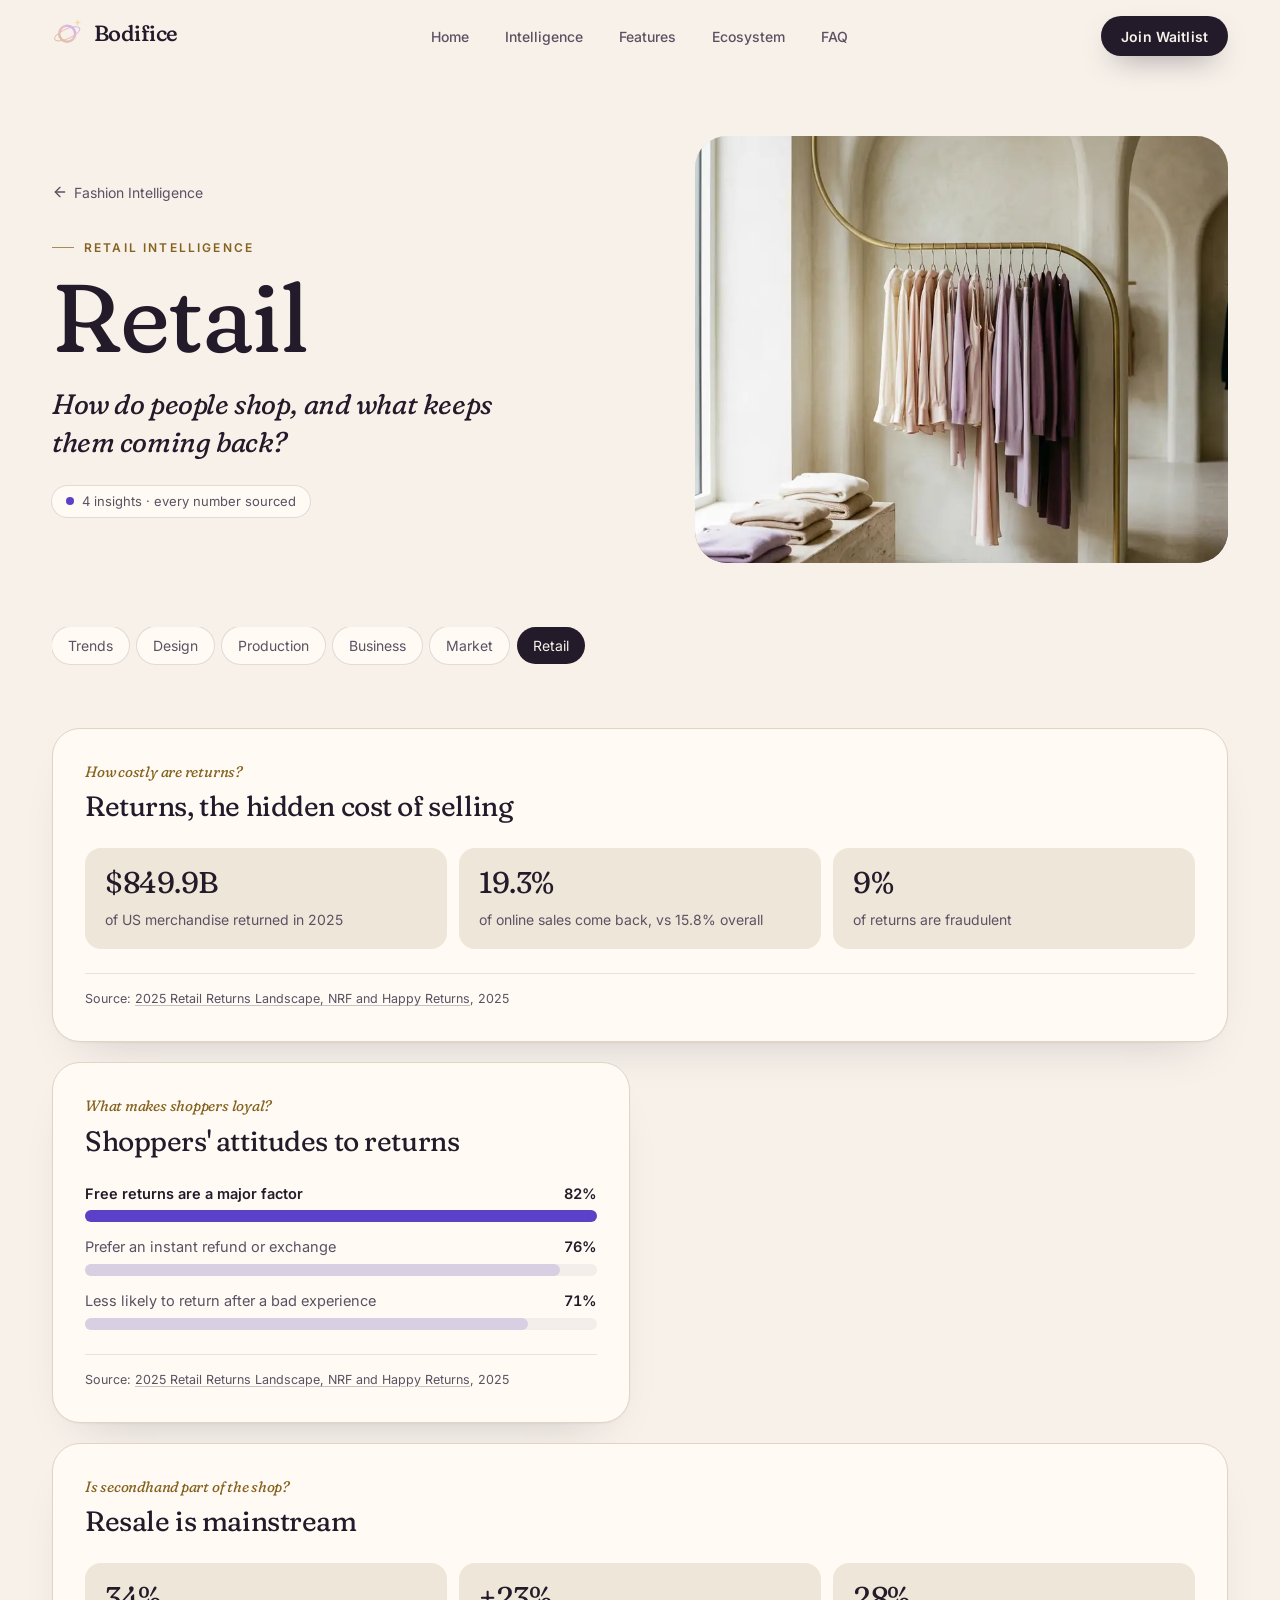
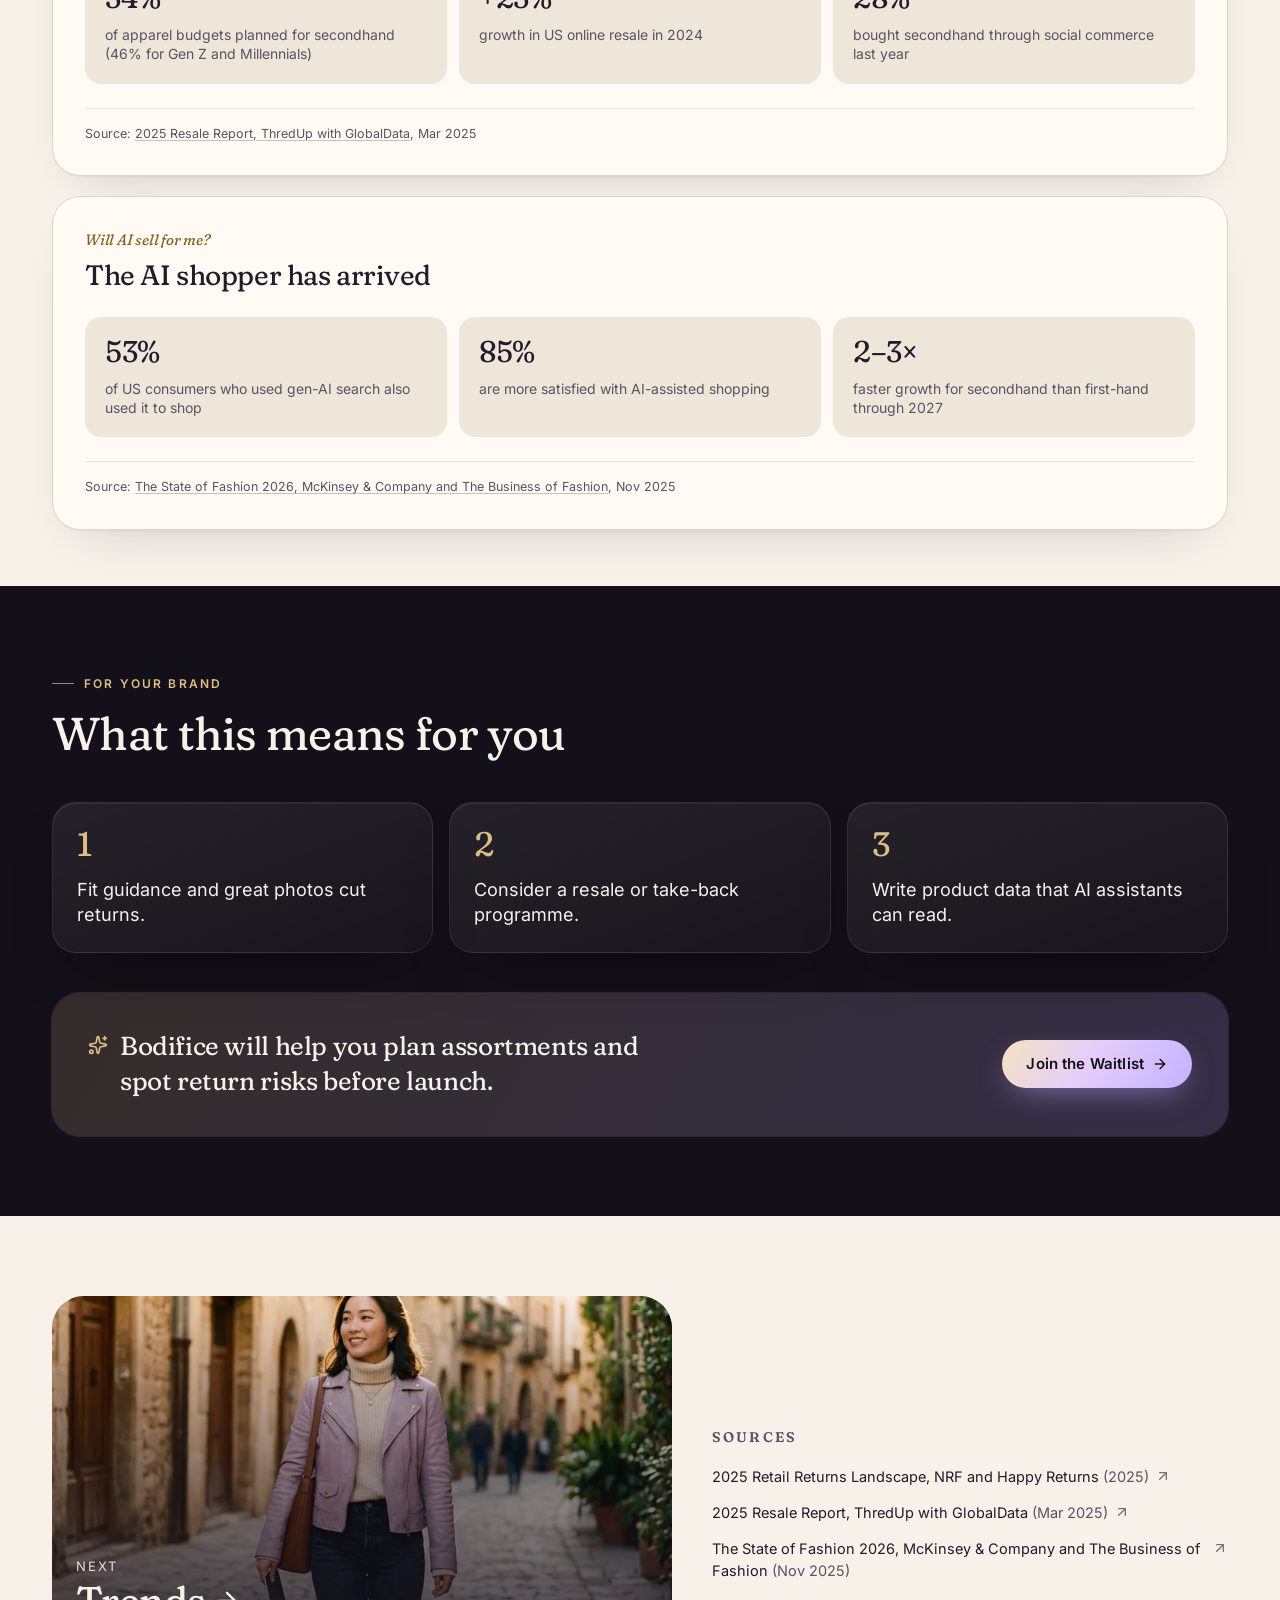
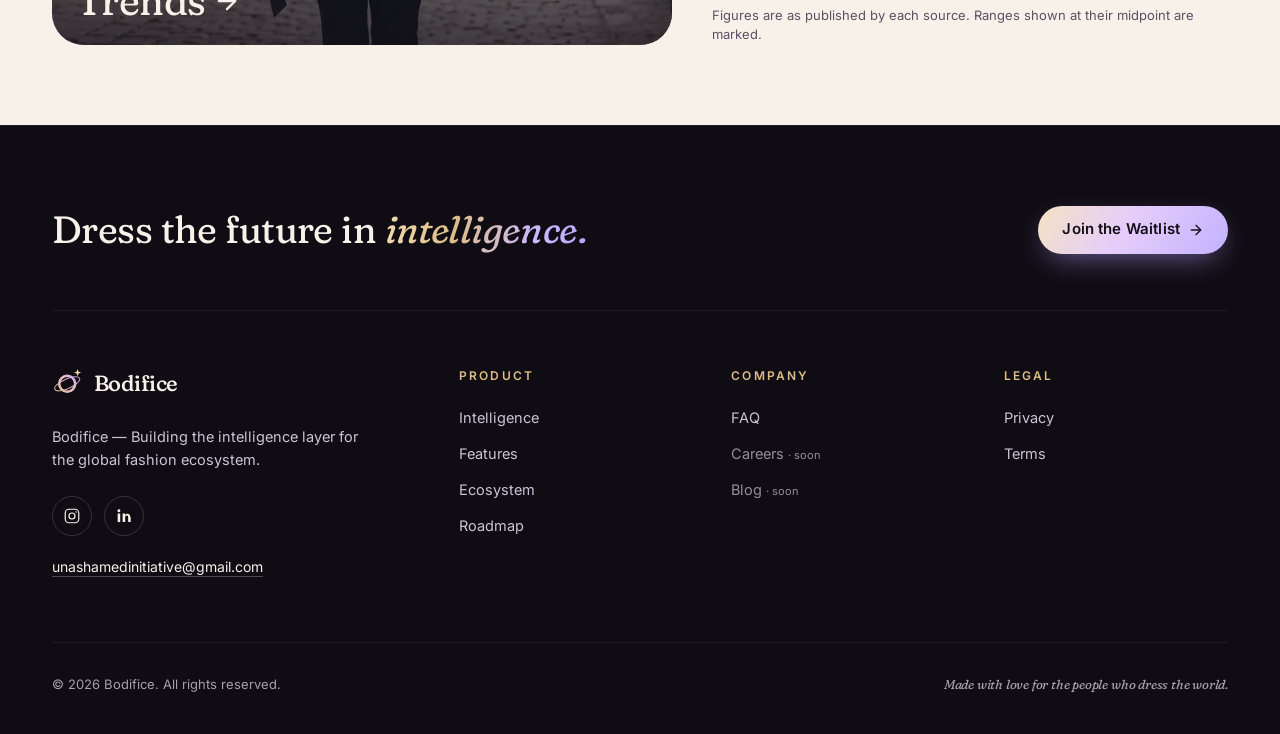
<file: intelligence-retail.html>
<!doctype html>
<html lang="en">
  <head>
    <meta charset="UTF-8" />
    <meta name="viewport" content="width=device-width, initial-scale=1" />
    <meta name="theme-color" content="#141019" />
    <title>Retail Intelligence | Bodifice</title>
    <meta name="description" content="How do people shop, and what keeps them coming back? Fashion retail data, visualised for designers and brands, with every source cited." />
    <meta name="robots" content="index, follow" />
    <link rel="canonical" href="https://fashionos.ai/intelligence/retail" />
    <meta property="og:type" content="website" />
    <meta property="og:site_name" content="Bodifice" />
    <meta property="og:title" content="Retail Intelligence | Bodifice" />
    <meta property="og:description" content="How do people shop, and what keeps them coming back? Fashion retail data, visualised for designers and brands, with every source cited." />
    <meta property="og:url" content="https://fashionos.ai/intelligence/retail" />
    <meta property="og:image" content="https://fashionos.ai/og-image.png" />
    <meta property="og:image:width" content="1200" />
    <meta property="og:image:height" content="630" />
    <meta property="og:image:alt" content="Bodifice, the AI operating system for the future of fashion" />
    <meta name="twitter:card" content="summary_large_image" />
    <meta name="twitter:title" content="Retail Intelligence | Bodifice" />
    <meta name="twitter:description" content="How do people shop, and what keeps them coming back? Fashion retail data, visualised for designers and brands, with every source cited." />
    <meta name="twitter:image" content="https://fashionos.ai/og-image.png" />
    <link rel="icon" href="./favicon.svg" type="image/svg+xml" />
    <link rel="icon" href="./favicon-32.png" sizes="32x32" type="image/png" />
    <link rel="apple-touch-icon" href="./apple-touch-icon.png" />
    <link rel="preload" href="./fraunces-latin-soft-normal.woff2" as="font" type="font/woff2" crossorigin />
    <link rel="preload" href="./fraunces-latin-soft-italic.woff2" as="font" type="font/woff2" crossorigin />
    <link rel="preload" href="./inter-latin-wght-normal.woff2" as="font" type="font/woff2" crossorigin />
    <script defer src="./config.js"></script>
    <script type="module" crossorigin src="./index-CwRFqcDE.js"></script>
    <link rel="stylesheet" crossorigin href="./style-B6pCrrAK.css">
  </head>
  <body>
    <div id="root" data-page="intel-retail"><link rel="preload" as="image" href="./fashionos-retail-intelligence.webp" fetchPriority="high"/><header class="fixed inset-x-0 top-0 z-50 transition-all duration-500 border-b border-transparent bg-transparent"><a href="#main" class="sr-only focus:not-sr-only focus:absolute focus:left-4 focus:top-3 focus:z-50 focus:rounded-full focus:bg-silk focus:px-4 focus:py-2 focus:text-ink">Skip to content</a><nav aria-label="Main" class="container-fos flex h-[72px] items-center justify-between gap-6"><a href="index.html" aria-label="Bodifice home"><span class="inline-flex items-center gap-2.5 "><svg viewBox="0 0 40 40" class="h-8 w-8" aria-hidden="true" focusable="false"><defs><linearGradient id="fos-g-light" x1="4" y1="34" x2="34" y2="6" gradientUnits="userSpaceOnUse"><stop offset="0" stop-color="#dcbd86"></stop><stop offset="0.55" stop-color="#e9bfcb"></stop><stop offset="1" stop-color="#b7a5ff"></stop></linearGradient></defs><circle cx="19" cy="21" r="10" fill="none" stroke="url(#fos-g-light)" stroke-width="3.2"></circle><ellipse cx="19" cy="21" rx="17" ry="6" transform="rotate(-24 19 21)" fill="none" stroke="url(#fos-g-light)" stroke-width="1.3" opacity="0.9"></ellipse><path d="M32 2.5 L33.2 5.8 L36.5 7 L33.2 8.2 L32 11.5 L30.8 8.2 L27.5 7 L30.8 5.8 Z" fill="#f1dcae"></path></svg><span class="font-display text-[22px] leading-none font-medium tracking-tight text-ink">Bodifice</span></span></a><ul class="hidden items-center gap-1 lg:flex"><li><a href="index.html#top" class="relative rounded-full px-4 py-2 text-[14px] font-medium transition-colors duration-300 text-ink-soft hover:text-ink"><span aria-hidden="true" class="absolute inset-0 -z-10 rounded-full bg-ink/[0.06] transition-all duration-500 scale-90 opacity-0"></span>Home</a></li><li><a href="index.html#intelligence" class="relative rounded-full px-4 py-2 text-[14px] font-medium transition-colors duration-300 text-ink-soft hover:text-ink"><span aria-hidden="true" class="absolute inset-0 -z-10 rounded-full bg-ink/[0.06] transition-all duration-500 scale-90 opacity-0"></span>Intelligence</a></li><li><a href="index.html#features" class="relative rounded-full px-4 py-2 text-[14px] font-medium transition-colors duration-300 text-ink-soft hover:text-ink"><span aria-hidden="true" class="absolute inset-0 -z-10 rounded-full bg-ink/[0.06] transition-all duration-500 scale-90 opacity-0"></span>Features</a></li><li><a href="index.html#ecosystem" class="relative rounded-full px-4 py-2 text-[14px] font-medium transition-colors duration-300 text-ink-soft hover:text-ink"><span aria-hidden="true" class="absolute inset-0 -z-10 rounded-full bg-ink/[0.06] transition-all duration-500 scale-90 opacity-0"></span>Ecosystem</a></li><li><a href="index.html#faq" class="relative rounded-full px-4 py-2 text-[14px] font-medium transition-colors duration-300 text-ink-soft hover:text-ink"><span aria-hidden="true" class="absolute inset-0 -z-10 rounded-full bg-ink/[0.06] transition-all duration-500 scale-90 opacity-0"></span>FAQ</a></li></ul><div class="flex items-center gap-2"><a href="index.html#waitlist" class="group relative inline-flex min-h-12 whitespace-nowrap items-center justify-center gap-2 rounded-full px-6 py-3 text-[15px] font-semibold tracking-[0.01em] transition-all duration-300 ease-[var(--ease-silk)] active:scale-[0.98] select-none text-silk bg-ink shadow-[0_12px_30px_-14px_rgba(35,26,42,0.7)] hover:bg-[#33263d] hover:-translate-y-0.5 hidden !min-h-10 !px-5 !py-2 !text-[14px] sm:inline-flex">Join Waitlist</a><button type="button" class="inline-flex h-11 w-11 items-center justify-center rounded-full border border-ink/15 text-ink lg:hidden" aria-expanded="false" aria-controls="mobile-menu" aria-label="Open menu"><svg xmlns="http://www.w3.org/2000/svg" width="24" height="24" viewBox="0 0 24 24" fill="none" stroke="currentColor" stroke-width="2" stroke-linecap="round" stroke-linejoin="round" class="lucide lucide-menu h-5 w-5" aria-hidden="true"><path d="M4 5h16"></path><path d="M4 12h16"></path><path d="M4 19h16"></path></svg></button></div></nav></header><main id="main"><div class="on-light bg-silk text-ink"><section aria-labelledby="intel-title" class="pt-[72px]"><div class="container-fos grid items-center gap-8 py-10 lg:grid-cols-[1.1fr_1fr] lg:gap-14 lg:py-16"><div><a href="index.html#intelligence" class="inline-flex items-center gap-1.5 text-[14px] text-ink-soft hover:text-ink"><svg xmlns="http://www.w3.org/2000/svg" width="24" height="24" viewBox="0 0 24 24" fill="none" stroke="currentColor" stroke-width="2" stroke-linecap="round" stroke-linejoin="round" class="lucide lucide-arrow-left h-4 w-4" aria-hidden="true"><path d="m12 19-7-7 7-7"></path><path d="M19 12H5"></path></svg> Fashion Intelligence</a><div class="mt-6"><p class="eyebrow text-gold-deep">Retail Intelligence</p></div><h1 id="intel-title" class="mt-3 text-[56px] leading-none font-normal sm:text-[80px] lg:text-[96px]">Retail</h1><p class="mt-5 max-w-md font-display text-[24px] leading-snug text-ink italic sm:text-[28px]">How do people shop, and what keeps them coming back?</p><p class="mt-6 inline-flex items-center gap-2 rounded-full bg-cream px-3.5 py-1.5 text-[13px] text-ink-soft ring-1 ring-ink/10"><span class="h-2 w-2 rounded-full bg-orchid-deep" aria-hidden="true"></span>4<!-- --> insights · every number sourced</p></div><div class="relative overflow-hidden aspect-[4/3] rounded-[32px] lg:aspect-[5/4]" style="background:linear-gradient(160deg, #efe6da, #bfa98f 60%, #4a3a2c)"><img src="./fashionos-retail-intelligence.webp" alt="A minimalist boutique with a rail of soft-toned garments" width="800" height="993" loading="eager" fetchPriority="high" decoding="async" class="absolute inset-0 h-full w-full object-cover"/></div></div><nav aria-label="Intelligence areas" class="container-fos"><ul class="-mx-5 flex gap-2 overflow-x-auto px-5 pb-2 sm:mx-0 sm:flex-wrap sm:px-0"><li class="shrink-0"><a href="intelligence-trends.html" class="inline-flex rounded-full px-4 py-2 text-[14px] transition-colors bg-cream text-ink-soft ring-1 ring-ink/10 hover:text-ink">Trends</a></li><li class="shrink-0"><a href="intelligence-design.html" class="inline-flex rounded-full px-4 py-2 text-[14px] transition-colors bg-cream text-ink-soft ring-1 ring-ink/10 hover:text-ink">Design</a></li><li class="shrink-0"><a href="intelligence-production.html" class="inline-flex rounded-full px-4 py-2 text-[14px] transition-colors bg-cream text-ink-soft ring-1 ring-ink/10 hover:text-ink">Production</a></li><li class="shrink-0"><a href="intelligence-business.html" class="inline-flex rounded-full px-4 py-2 text-[14px] transition-colors bg-cream text-ink-soft ring-1 ring-ink/10 hover:text-ink">Business</a></li><li class="shrink-0"><a href="intelligence-market.html" class="inline-flex rounded-full px-4 py-2 text-[14px] transition-colors bg-cream text-ink-soft ring-1 ring-ink/10 hover:text-ink">Market</a></li><li class="shrink-0"><a href="intelligence-retail.html" aria-current="page" class="inline-flex rounded-full px-4 py-2 text-[14px] transition-colors bg-ink text-silk">Retail</a></li></ul></nav></section><section aria-label="Retail insights" class="py-10 sm:py-14"><div class="container-fos grid gap-5 lg:grid-cols-2"><article class="paper flex flex-col rounded-[28px] p-6 sm:p-8 lg:col-span-2"><p class="font-display text-[15px] text-gold-deep italic">How costly are returns?</p><h2 class="mt-1.5 mb-6 text-[24px] leading-tight font-normal sm:text-[28px]">Returns, the hidden cost of selling</h2><div class="flex-1"><ul class="grid gap-3 sm:grid-cols-3"><li class="rounded-2xl bg-linen p-5"><p class="font-display text-[30px] leading-none text-ink tabular-nums">$849.9B</p><p class="mt-3 text-[14px] leading-snug text-ink-soft">of US merchandise returned in 2025</p></li><li class="rounded-2xl bg-linen p-5"><p class="font-display text-[30px] leading-none text-ink tabular-nums">19.3%</p><p class="mt-3 text-[14px] leading-snug text-ink-soft">of online sales come back, vs 15.8% overall</p></li><li class="rounded-2xl bg-linen p-5"><p class="font-display text-[30px] leading-none text-ink tabular-nums">9%</p><p class="mt-3 text-[14px] leading-snug text-ink-soft">of returns are fraudulent</p></li></ul></div><p class="mt-6 border-t border-ink/10 pt-4 text-[12.5px] text-ink-soft">Source:<!-- --> <a href="https://nrf.com/media-center/press-releases/consumers-expected-to-return-nearly-850-billion-in-merchandise-in-2025" target="_blank" rel="noopener noreferrer" class="underline decoration-ink/25 underline-offset-2 hover:text-ink">2025 Retail Returns Landscape, NRF and Happy Returns</a>, <!-- -->2025</p></article><article class="paper flex flex-col rounded-[28px] p-6 sm:p-8 "><p class="font-display text-[15px] text-gold-deep italic">What makes shoppers loyal?</p><h2 class="mt-1.5 mb-6 text-[24px] leading-tight font-normal sm:text-[28px]">Shoppers&#x27; attitudes to returns</h2><div class="flex-1"><div><ul class="space-y-3.5"><li class="group" title="Free returns are a major factor: 82%"><div class="flex items-baseline justify-between gap-3 text-[14.5px]"><span class="font-semibold text-ink">Free returns are a major factor</span><span class="font-semibold tabular-nums text-ink">82%</span></div><div class="relative mt-1.5 h-3 rounded-full bg-ink/[0.05]"><span class="absolute top-0 h-3 rounded-full transition-[filter] duration-300 group-hover:brightness-95" style="left:0%;width:100%;background:#5b41c7"></span></div></li><li class="group" title="Prefer an instant refund or exchange: 76%"><div class="flex items-baseline justify-between gap-3 text-[14.5px]"><span class="text-ink-soft">Prefer an instant refund or exchange</span><span class="font-semibold tabular-nums text-ink">76%</span></div><div class="relative mt-1.5 h-3 rounded-full bg-ink/[0.05]"><span class="absolute top-0 h-3 rounded-full transition-[filter] duration-300 group-hover:brightness-95" style="left:0%;width:92.6829268292683%;background:#d9cfe3"></span></div></li><li class="group" title="Less likely to return after a bad experience: 71%"><div class="flex items-baseline justify-between gap-3 text-[14.5px]"><span class="text-ink-soft">Less likely to return after a bad experience</span><span class="font-semibold tabular-nums text-ink">71%</span></div><div class="relative mt-1.5 h-3 rounded-full bg-ink/[0.05]"><span class="absolute top-0 h-3 rounded-full transition-[filter] duration-300 group-hover:brightness-95" style="left:0%;width:86.58536585365853%;background:#d9cfe3"></span></div></li></ul></div></div><p class="mt-6 border-t border-ink/10 pt-4 text-[12.5px] text-ink-soft">Source:<!-- --> <a href="https://nrf.com/media-center/press-releases/consumers-expected-to-return-nearly-850-billion-in-merchandise-in-2025" target="_blank" rel="noopener noreferrer" class="underline decoration-ink/25 underline-offset-2 hover:text-ink">2025 Retail Returns Landscape, NRF and Happy Returns</a>, <!-- -->2025</p></article><article class="paper flex flex-col rounded-[28px] p-6 sm:p-8 lg:col-span-2"><p class="font-display text-[15px] text-gold-deep italic">Is secondhand part of the shop?</p><h2 class="mt-1.5 mb-6 text-[24px] leading-tight font-normal sm:text-[28px]">Resale is mainstream</h2><div class="flex-1"><ul class="grid gap-3 sm:grid-cols-3"><li class="rounded-2xl bg-linen p-5"><p class="font-display text-[30px] leading-none text-ink tabular-nums">34%</p><p class="mt-3 text-[14px] leading-snug text-ink-soft">of apparel budgets planned for secondhand (46% for Gen Z and Millennials)</p></li><li class="rounded-2xl bg-linen p-5"><p class="font-display text-[30px] leading-none text-ink tabular-nums">+23%</p><p class="mt-3 text-[14px] leading-snug text-ink-soft">growth in US online resale in 2024</p></li><li class="rounded-2xl bg-linen p-5"><p class="font-display text-[30px] leading-none text-ink tabular-nums">28%</p><p class="mt-3 text-[14px] leading-snug text-ink-soft">bought secondhand through social commerce last year</p></li></ul></div><p class="mt-6 border-t border-ink/10 pt-4 text-[12.5px] text-ink-soft">Source:<!-- --> <a href="https://newsroom.thredup.com/news/thredup-13th-resale-report" target="_blank" rel="noopener noreferrer" class="underline decoration-ink/25 underline-offset-2 hover:text-ink">2025 Resale Report, ThredUp with GlobalData</a>, <!-- -->Mar 2025</p></article><article class="paper flex flex-col rounded-[28px] p-6 sm:p-8 lg:col-span-2"><p class="font-display text-[15px] text-gold-deep italic">Will AI sell for me?</p><h2 class="mt-1.5 mb-6 text-[24px] leading-tight font-normal sm:text-[28px]">The AI shopper has arrived</h2><div class="flex-1"><ul class="grid gap-3 sm:grid-cols-3"><li class="rounded-2xl bg-linen p-5"><p class="font-display text-[30px] leading-none text-ink tabular-nums">53%</p><p class="mt-3 text-[14px] leading-snug text-ink-soft">of US consumers who used gen-AI search also used it to shop</p></li><li class="rounded-2xl bg-linen p-5"><p class="font-display text-[30px] leading-none text-ink tabular-nums">85%</p><p class="mt-3 text-[14px] leading-snug text-ink-soft">are more satisfied with AI-assisted shopping</p></li><li class="rounded-2xl bg-linen p-5"><p class="font-display text-[30px] leading-none text-ink tabular-nums">2–3×</p><p class="mt-3 text-[14px] leading-snug text-ink-soft">faster growth for secondhand than first-hand through 2027</p></li></ul></div><p class="mt-6 border-t border-ink/10 pt-4 text-[12.5px] text-ink-soft">Source:<!-- --> <a href="https://www.mckinsey.com/industries/retail/our-insights/state-of-fashion" target="_blank" rel="noopener noreferrer" class="underline decoration-ink/25 underline-offset-2 hover:text-ink">The State of Fashion 2026, McKinsey &amp; Company and The Business of Fashion</a>, <!-- -->Nov 2025</p></article></div></section><section aria-labelledby="means-title" class="bg-velvet py-16 text-silk sm:py-20"><div class="container-fos"><p class="eyebrow text-champagne">For your brand</p><h2 id="means-title" class="mt-3 text-[34px] leading-tight font-normal sm:text-[46px]">What this means for you</h2><ol class="mt-10 grid gap-4 md:grid-cols-3"><li class="glass rounded-[24px] p-6"><span class="font-display text-[34px] leading-none text-champagne">1</span><p class="mt-4 text-[18px] leading-snug text-silk">Fit guidance and great photos cut returns.</p></li><li class="glass rounded-[24px] p-6"><span class="font-display text-[34px] leading-none text-champagne">2</span><p class="mt-4 text-[18px] leading-snug text-silk">Consider a resale or take-back programme.</p></li><li class="glass rounded-[24px] p-6"><span class="font-display text-[34px] leading-none text-champagne">3</span><p class="mt-4 text-[18px] leading-snug text-silk">Write product data that AI assistants can read.</p></li></ol><div class="mt-10 flex flex-col items-start justify-between gap-6 rounded-[28px] bg-[linear-gradient(120deg,rgba(220,189,134,0.16),rgba(183,165,255,0.2))] p-7 ring-1 ring-white/10 sm:flex-row sm:items-center sm:p-9"><p class="flex max-w-xl items-start gap-3 font-display text-[22px] leading-snug sm:text-[26px]"><svg xmlns="http://www.w3.org/2000/svg" width="24" height="24" viewBox="0 0 24 24" fill="none" stroke="currentColor" stroke-width="2" stroke-linecap="round" stroke-linejoin="round" class="lucide lucide-sparkles mt-1.5 h-5 w-5 shrink-0 text-champagne" aria-hidden="true"><path d="M11.017 2.814a1 1 0 0 1 1.966 0l1.051 5.558a2 2 0 0 0 1.594 1.594l5.558 1.051a1 1 0 0 1 0 1.966l-5.558 1.051a2 2 0 0 0-1.594 1.594l-1.051 5.558a1 1 0 0 1-1.966 0l-1.051-5.558a2 2 0 0 0-1.594-1.594l-5.558-1.051a1 1 0 0 1 0-1.966l5.558-1.051a2 2 0 0 0 1.594-1.594z"></path><path d="M20 2v4"></path><path d="M22 4h-4"></path><circle cx="4" cy="20" r="2"></circle></svg>Bodifice will help you plan assortments and spot return risks before launch.</p><a href="index.html#waitlist" class="group relative inline-flex min-h-12 whitespace-nowrap items-center justify-center gap-2 rounded-full px-6 py-3 text-[15px] font-semibold tracking-[0.01em] transition-all duration-300 ease-[var(--ease-silk)] active:scale-[0.98] select-none text-velvet bg-[linear-gradient(120deg,#f3e3c3_0%,#e6cdfa_45%,#c3b2ff_100%)] shadow-[0_10px_30px_-10px_rgba(183,165,255,0.65)] hover:shadow-[0_16px_40px_-12px_rgba(220,189,134,0.7)] hover:-translate-y-0.5 shrink-0">Join the Waitlist<svg xmlns="http://www.w3.org/2000/svg" width="24" height="24" viewBox="0 0 24 24" fill="none" stroke="currentColor" stroke-width="2" stroke-linecap="round" stroke-linejoin="round" class="lucide lucide-arrow-right h-4 w-4 transition-transform duration-300 group-hover:translate-x-0.5" aria-hidden="true"><path d="M5 12h14"></path><path d="m12 5 7 7-7 7"></path></svg></a></div></div></section><section class="py-14 sm:py-20"><div class="container-fos grid gap-10 lg:grid-cols-[1.2fr_1fr] lg:items-end"><a href="intelligence-trends.html" class="group relative block overflow-hidden rounded-[32px]"><div class="relative overflow-hidden aspect-[16/9] transition-transform duration-700 group-hover:scale-[1.03]" style="background:linear-gradient(160deg, #d6cbff, #7a62c4 60%, #2a1f35)"><img src="./fashionos-trend-intelligence.webp" alt="A woman in a lilac leather jacket walking down a cobblestone street" width="800" height="993" loading="lazy" fetchPriority="auto" decoding="async" class="absolute inset-0 h-full w-full object-cover"/></div><span class="absolute inset-0 bg-gradient-to-t from-[#140f19]/80 to-transparent" aria-hidden="true"></span><span class="absolute bottom-6 left-6 text-silk"><span class="block text-[13px] tracking-[0.16em] uppercase opacity-90">Next</span><span class="mt-1 flex items-center gap-2 font-display text-[40px] leading-none">Trends<!-- --> <svg xmlns="http://www.w3.org/2000/svg" width="24" height="24" viewBox="0 0 24 24" fill="none" stroke="currentColor" stroke-width="2" stroke-linecap="round" stroke-linejoin="round" class="lucide lucide-arrow-right h-7 w-7 transition-transform group-hover:translate-x-1" aria-hidden="true"><path d="M5 12h14"></path><path d="m12 5 7 7-7 7"></path></svg></span></span></a><div><h2 class="text-[14px] font-semibold tracking-[0.16em] text-ink-soft uppercase">Sources</h2><ul class="mt-4 space-y-3"><li><a href="https://nrf.com/media-center/press-releases/consumers-expected-to-return-nearly-850-billion-in-merchandise-in-2025" target="_blank" rel="noopener noreferrer" class="group inline-flex items-start gap-1.5 text-[14.5px] text-ink hover:text-orchid-deep"><span>2025 Retail Returns Landscape, NRF and Happy Returns<!-- --> <span class="text-ink-soft">(<!-- -->2025<!-- -->)</span></span><svg xmlns="http://www.w3.org/2000/svg" width="24" height="24" viewBox="0 0 24 24" fill="none" stroke="currentColor" stroke-width="2" stroke-linecap="round" stroke-linejoin="round" class="lucide lucide-arrow-up-right mt-0.5 h-4 w-4 shrink-0 opacity-60" aria-hidden="true"><path d="M7 7h10v10"></path><path d="M7 17 17 7"></path></svg></a></li><li><a href="https://newsroom.thredup.com/news/thredup-13th-resale-report" target="_blank" rel="noopener noreferrer" class="group inline-flex items-start gap-1.5 text-[14.5px] text-ink hover:text-orchid-deep"><span>2025 Resale Report, ThredUp with GlobalData<!-- --> <span class="text-ink-soft">(<!-- -->Mar 2025<!-- -->)</span></span><svg xmlns="http://www.w3.org/2000/svg" width="24" height="24" viewBox="0 0 24 24" fill="none" stroke="currentColor" stroke-width="2" stroke-linecap="round" stroke-linejoin="round" class="lucide lucide-arrow-up-right mt-0.5 h-4 w-4 shrink-0 opacity-60" aria-hidden="true"><path d="M7 7h10v10"></path><path d="M7 17 17 7"></path></svg></a></li><li><a href="https://www.mckinsey.com/industries/retail/our-insights/state-of-fashion" target="_blank" rel="noopener noreferrer" class="group inline-flex items-start gap-1.5 text-[14.5px] text-ink hover:text-orchid-deep"><span>The State of Fashion 2026, McKinsey &amp; Company and The Business of Fashion<!-- --> <span class="text-ink-soft">(<!-- -->Nov 2025<!-- -->)</span></span><svg xmlns="http://www.w3.org/2000/svg" width="24" height="24" viewBox="0 0 24 24" fill="none" stroke="currentColor" stroke-width="2" stroke-linecap="round" stroke-linejoin="round" class="lucide lucide-arrow-up-right mt-0.5 h-4 w-4 shrink-0 opacity-60" aria-hidden="true"><path d="M7 7h10v10"></path><path d="M7 17 17 7"></path></svg></a></li></ul><p class="mt-6 text-[13px] text-ink-soft">Figures are as published by each source. Ranges shown at their midpoint are marked.</p></div></div></section></div></main><footer class="relative border-t border-white/[0.07] bg-[#100c14] pt-20 pb-10"><div class="container-fos"><div class="flex flex-col items-start justify-between gap-8 border-b border-white/[0.07] pb-14 md:flex-row md:items-end"><p class="max-w-xl font-display text-[30px] leading-tight text-silk sm:text-[38px]">Dress the future in <em class="text-sheen italic">intelligence.</em></p><a href="index.html#waitlist" class="group relative inline-flex min-h-12 whitespace-nowrap items-center justify-center gap-2 rounded-full px-6 py-3 text-[15px] font-semibold tracking-[0.01em] transition-all duration-300 ease-[var(--ease-silk)] active:scale-[0.98] select-none text-velvet bg-[linear-gradient(120deg,#f3e3c3_0%,#e6cdfa_45%,#c3b2ff_100%)] shadow-[0_10px_30px_-10px_rgba(183,165,255,0.65)] hover:shadow-[0_16px_40px_-12px_rgba(220,189,134,0.7)] hover:-translate-y-0.5 ">Join the Waitlist<svg xmlns="http://www.w3.org/2000/svg" width="24" height="24" viewBox="0 0 24 24" fill="none" stroke="currentColor" stroke-width="2" stroke-linecap="round" stroke-linejoin="round" class="lucide lucide-arrow-right h-4 w-4 transition-transform duration-300 group-hover:translate-x-0.5" aria-hidden="true"><path d="M5 12h14"></path><path d="m12 5 7 7-7 7"></path></svg></a></div><div class="grid gap-12 md:grid-cols-[1.6fr_repeat(3,1fr)] pt-14"><div><span class="inline-flex items-center gap-2.5 "><svg viewBox="0 0 40 40" class="h-8 w-8" aria-hidden="true" focusable="false"><defs><linearGradient id="fos-g-dark" x1="4" y1="34" x2="34" y2="6" gradientUnits="userSpaceOnUse"><stop offset="0" stop-color="#dcbd86"></stop><stop offset="0.55" stop-color="#e9bfcb"></stop><stop offset="1" stop-color="#b7a5ff"></stop></linearGradient></defs><circle cx="19" cy="21" r="10" fill="none" stroke="url(#fos-g-dark)" stroke-width="3.2"></circle><ellipse cx="19" cy="21" rx="17" ry="6" transform="rotate(-24 19 21)" fill="none" stroke="url(#fos-g-dark)" stroke-width="1.3" opacity="0.9"></ellipse><path d="M32 2.5 L33.2 5.8 L36.5 7 L33.2 8.2 L32 11.5 L30.8 8.2 L27.5 7 L30.8 5.8 Z" fill="#f1dcae"></path></svg><span class="font-display text-[22px] leading-none font-medium tracking-tight text-silk">Bodifice</span></span><p class="mt-5 max-w-xs text-[14.5px] leading-relaxed text-mist">Bodifice — Building the intelligence layer for the global fashion ecosystem.</p></div><nav aria-label="Product"><p class="text-[12px] font-semibold tracking-[0.18em] text-champagne uppercase">Product</p><ul class="mt-5 space-y-3"><li><a href="index.html#intelligence" class="text-[14.5px] text-mist transition-colors hover:text-silk">Intelligence</a></li><li><a href="index.html#features" class="text-[14.5px] text-mist transition-colors hover:text-silk">Features</a></li><li><a href="index.html#ecosystem" class="text-[14.5px] text-mist transition-colors hover:text-silk">Ecosystem</a></li><li><a href="index.html#roadmap" class="text-[14.5px] text-mist transition-colors hover:text-silk">Roadmap</a></li></ul></nav><nav aria-label="Company"><p class="text-[12px] font-semibold tracking-[0.18em] text-champagne uppercase">Company</p><ul class="mt-5 space-y-3"><li><a href="index.html#faq" class="text-[14.5px] text-mist transition-colors hover:text-silk">FAQ</a></li><li><span class="text-[14.5px] text-mist/70">Careers<!-- --> <span class="text-[11px] text-mist/70">· soon</span></span></li><li><span class="text-[14.5px] text-mist/70">Blog<!-- --> <span class="text-[11px] text-mist/70">· soon</span></span></li></ul></nav><nav aria-label="Legal"><p class="text-[12px] font-semibold tracking-[0.18em] text-champagne uppercase">Legal</p><ul class="mt-5 space-y-3"><li><a href="privacy.html" class="text-[14.5px] text-mist transition-colors hover:text-silk">Privacy</a></li><li><a href="terms.html" class="text-[14.5px] text-mist transition-colors hover:text-silk">Terms</a></li></ul></nav></div><div class="mt-16 flex flex-col gap-3 border-t border-white/[0.07] pt-8 text-[13px] text-mist/80 sm:flex-row sm:justify-between"><p>© <!-- -->2026<!-- --> Bodifice. All rights reserved.</p><p class="font-display italic">Made with love for the people who dress the world.</p></div></div></footer></div>
  </body>
</html>
</file>
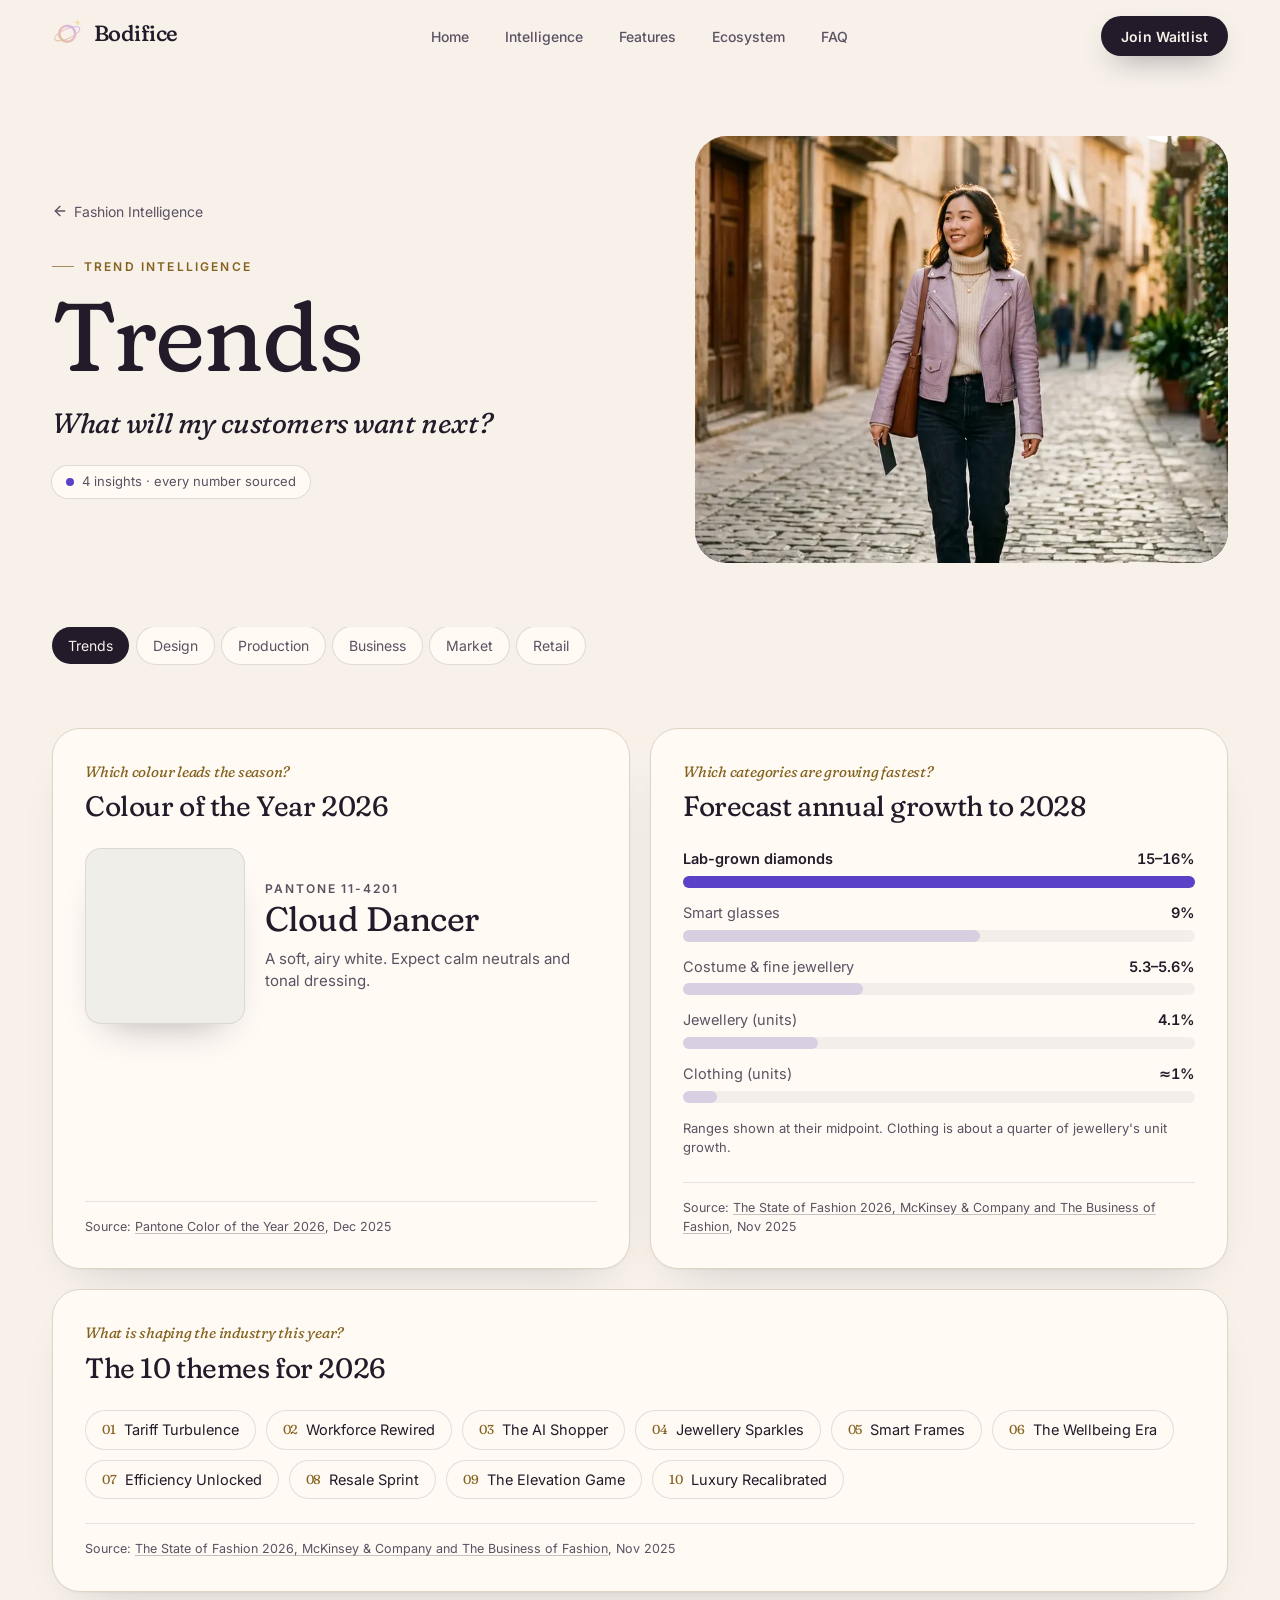
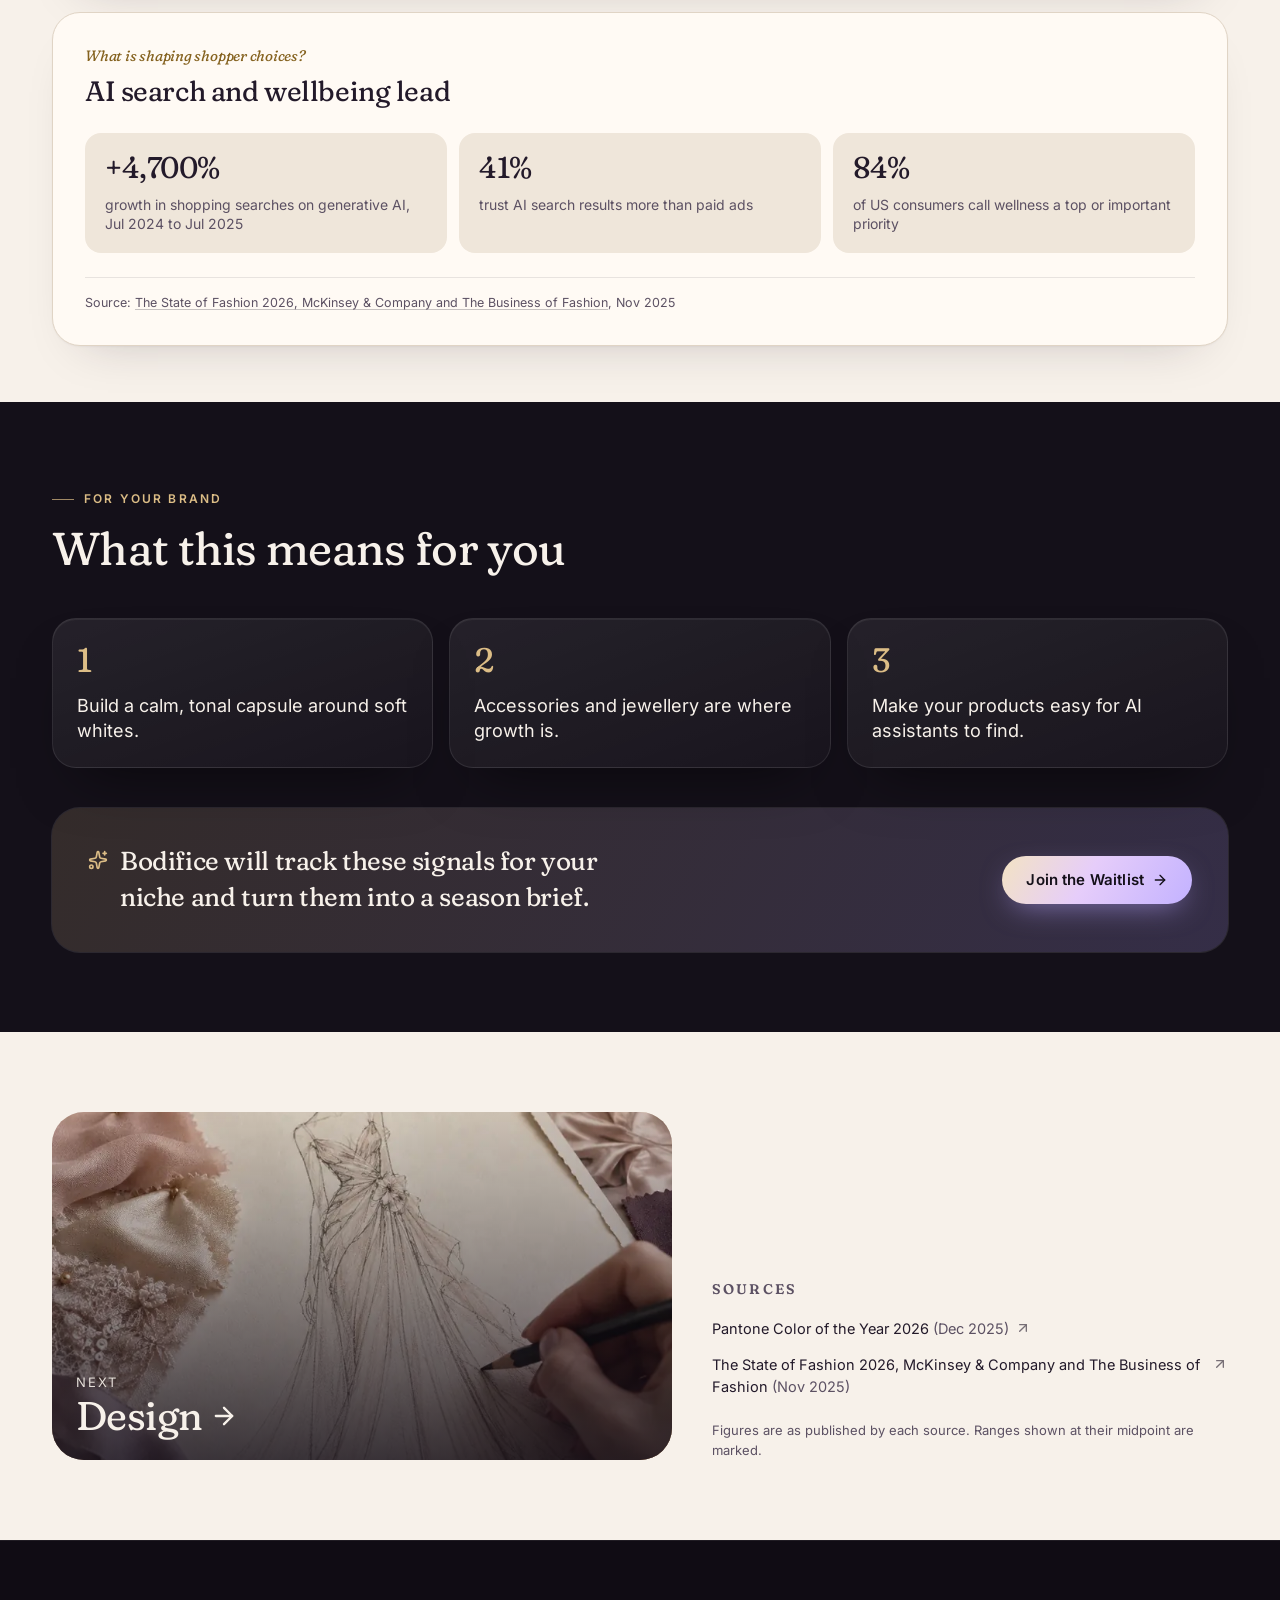
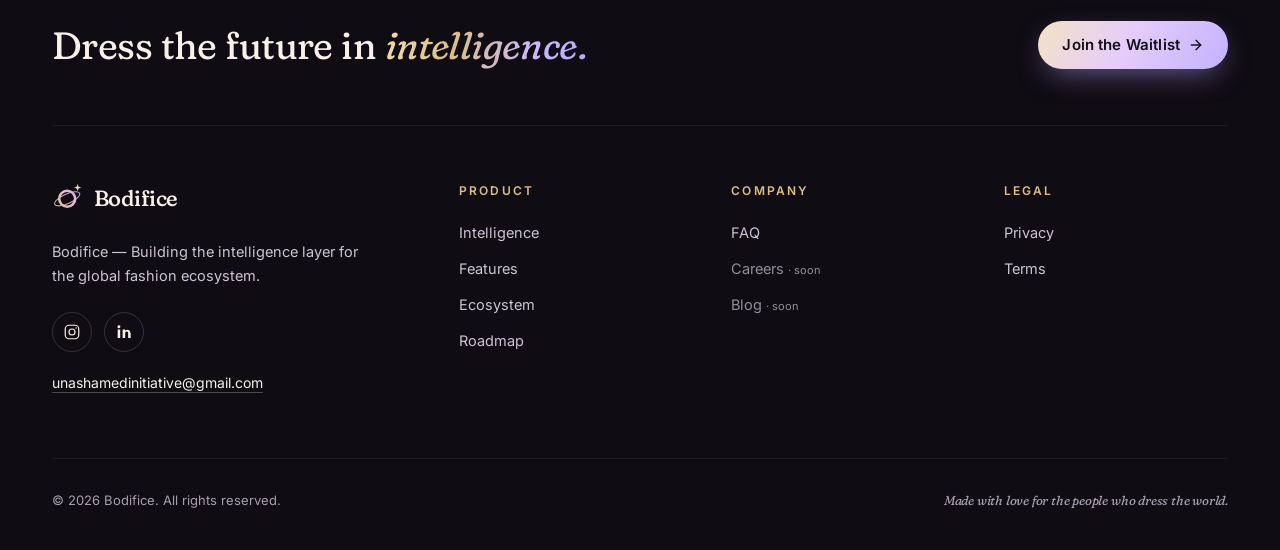
<file: intelligence-trends.html>
<!doctype html>
<html lang="en">
  <head>
    <meta charset="UTF-8" />
    <meta name="viewport" content="width=device-width, initial-scale=1" />
    <meta name="theme-color" content="#141019" />
    <title>Trends Intelligence | Bodifice</title>
    <meta name="description" content="What will my customers want next? Fashion trends data, visualised for designers and brands, with every source cited." />
    <meta name="robots" content="index, follow" />
    <link rel="canonical" href="https://fashionos.ai/intelligence/trends" />
    <meta property="og:type" content="website" />
    <meta property="og:site_name" content="Bodifice" />
    <meta property="og:title" content="Trends Intelligence | Bodifice" />
    <meta property="og:description" content="What will my customers want next? Fashion trends data, visualised for designers and brands, with every source cited." />
    <meta property="og:url" content="https://fashionos.ai/intelligence/trends" />
    <meta property="og:image" content="https://fashionos.ai/og-image.png" />
    <meta property="og:image:width" content="1200" />
    <meta property="og:image:height" content="630" />
    <meta property="og:image:alt" content="Bodifice, the AI operating system for the future of fashion" />
    <meta name="twitter:card" content="summary_large_image" />
    <meta name="twitter:title" content="Trends Intelligence | Bodifice" />
    <meta name="twitter:description" content="What will my customers want next? Fashion trends data, visualised for designers and brands, with every source cited." />
    <meta name="twitter:image" content="https://fashionos.ai/og-image.png" />
    <link rel="icon" href="./favicon.svg" type="image/svg+xml" />
    <link rel="icon" href="./favicon-32.png" sizes="32x32" type="image/png" />
    <link rel="apple-touch-icon" href="./apple-touch-icon.png" />
    <link rel="preload" href="./fraunces-latin-soft-normal.woff2" as="font" type="font/woff2" crossorigin />
    <link rel="preload" href="./fraunces-latin-soft-italic.woff2" as="font" type="font/woff2" crossorigin />
    <link rel="preload" href="./inter-latin-wght-normal.woff2" as="font" type="font/woff2" crossorigin />
    <script defer src="./config.js"></script>
    <script type="module" crossorigin src="./index-CwRFqcDE.js"></script>
    <link rel="stylesheet" crossorigin href="./style-B6pCrrAK.css">
  </head>
  <body>
    <div id="root" data-page="intel-trends"><link rel="preload" as="image" href="./fashionos-trend-intelligence.webp" fetchPriority="high"/><header class="fixed inset-x-0 top-0 z-50 transition-all duration-500 border-b border-transparent bg-transparent"><a href="#main" class="sr-only focus:not-sr-only focus:absolute focus:left-4 focus:top-3 focus:z-50 focus:rounded-full focus:bg-silk focus:px-4 focus:py-2 focus:text-ink">Skip to content</a><nav aria-label="Main" class="container-fos flex h-[72px] items-center justify-between gap-6"><a href="index.html" aria-label="Bodifice home"><span class="inline-flex items-center gap-2.5 "><svg viewBox="0 0 40 40" class="h-8 w-8" aria-hidden="true" focusable="false"><defs><linearGradient id="fos-g-light" x1="4" y1="34" x2="34" y2="6" gradientUnits="userSpaceOnUse"><stop offset="0" stop-color="#dcbd86"></stop><stop offset="0.55" stop-color="#e9bfcb"></stop><stop offset="1" stop-color="#b7a5ff"></stop></linearGradient></defs><circle cx="19" cy="21" r="10" fill="none" stroke="url(#fos-g-light)" stroke-width="3.2"></circle><ellipse cx="19" cy="21" rx="17" ry="6" transform="rotate(-24 19 21)" fill="none" stroke="url(#fos-g-light)" stroke-width="1.3" opacity="0.9"></ellipse><path d="M32 2.5 L33.2 5.8 L36.5 7 L33.2 8.2 L32 11.5 L30.8 8.2 L27.5 7 L30.8 5.8 Z" fill="#f1dcae"></path></svg><span class="font-display text-[22px] leading-none font-medium tracking-tight text-ink">Bodifice</span></span></a><ul class="hidden items-center gap-1 lg:flex"><li><a href="index.html#top" class="relative rounded-full px-4 py-2 text-[14px] font-medium transition-colors duration-300 text-ink-soft hover:text-ink"><span aria-hidden="true" class="absolute inset-0 -z-10 rounded-full bg-ink/[0.06] transition-all duration-500 scale-90 opacity-0"></span>Home</a></li><li><a href="index.html#intelligence" class="relative rounded-full px-4 py-2 text-[14px] font-medium transition-colors duration-300 text-ink-soft hover:text-ink"><span aria-hidden="true" class="absolute inset-0 -z-10 rounded-full bg-ink/[0.06] transition-all duration-500 scale-90 opacity-0"></span>Intelligence</a></li><li><a href="index.html#features" class="relative rounded-full px-4 py-2 text-[14px] font-medium transition-colors duration-300 text-ink-soft hover:text-ink"><span aria-hidden="true" class="absolute inset-0 -z-10 rounded-full bg-ink/[0.06] transition-all duration-500 scale-90 opacity-0"></span>Features</a></li><li><a href="index.html#ecosystem" class="relative rounded-full px-4 py-2 text-[14px] font-medium transition-colors duration-300 text-ink-soft hover:text-ink"><span aria-hidden="true" class="absolute inset-0 -z-10 rounded-full bg-ink/[0.06] transition-all duration-500 scale-90 opacity-0"></span>Ecosystem</a></li><li><a href="index.html#faq" class="relative rounded-full px-4 py-2 text-[14px] font-medium transition-colors duration-300 text-ink-soft hover:text-ink"><span aria-hidden="true" class="absolute inset-0 -z-10 rounded-full bg-ink/[0.06] transition-all duration-500 scale-90 opacity-0"></span>FAQ</a></li></ul><div class="flex items-center gap-2"><a href="index.html#waitlist" class="group relative inline-flex min-h-12 whitespace-nowrap items-center justify-center gap-2 rounded-full px-6 py-3 text-[15px] font-semibold tracking-[0.01em] transition-all duration-300 ease-[var(--ease-silk)] active:scale-[0.98] select-none text-silk bg-ink shadow-[0_12px_30px_-14px_rgba(35,26,42,0.7)] hover:bg-[#33263d] hover:-translate-y-0.5 hidden !min-h-10 !px-5 !py-2 !text-[14px] sm:inline-flex">Join Waitlist</a><button type="button" class="inline-flex h-11 w-11 items-center justify-center rounded-full border border-ink/15 text-ink lg:hidden" aria-expanded="false" aria-controls="mobile-menu" aria-label="Open menu"><svg xmlns="http://www.w3.org/2000/svg" width="24" height="24" viewBox="0 0 24 24" fill="none" stroke="currentColor" stroke-width="2" stroke-linecap="round" stroke-linejoin="round" class="lucide lucide-menu h-5 w-5" aria-hidden="true"><path d="M4 5h16"></path><path d="M4 12h16"></path><path d="M4 19h16"></path></svg></button></div></nav></header><main id="main"><div class="on-light bg-silk text-ink"><section aria-labelledby="intel-title" class="pt-[72px]"><div class="container-fos grid items-center gap-8 py-10 lg:grid-cols-[1.1fr_1fr] lg:gap-14 lg:py-16"><div><a href="index.html#intelligence" class="inline-flex items-center gap-1.5 text-[14px] text-ink-soft hover:text-ink"><svg xmlns="http://www.w3.org/2000/svg" width="24" height="24" viewBox="0 0 24 24" fill="none" stroke="currentColor" stroke-width="2" stroke-linecap="round" stroke-linejoin="round" class="lucide lucide-arrow-left h-4 w-4" aria-hidden="true"><path d="m12 19-7-7 7-7"></path><path d="M19 12H5"></path></svg> Fashion Intelligence</a><div class="mt-6"><p class="eyebrow text-gold-deep">Trend Intelligence</p></div><h1 id="intel-title" class="mt-3 text-[56px] leading-none font-normal sm:text-[80px] lg:text-[96px]">Trends</h1><p class="mt-5 max-w-md font-display text-[24px] leading-snug text-ink italic sm:text-[28px]">What will my customers want next?</p><p class="mt-6 inline-flex items-center gap-2 rounded-full bg-cream px-3.5 py-1.5 text-[13px] text-ink-soft ring-1 ring-ink/10"><span class="h-2 w-2 rounded-full bg-orchid-deep" aria-hidden="true"></span>4<!-- --> insights · every number sourced</p></div><div class="relative overflow-hidden aspect-[4/3] rounded-[32px] lg:aspect-[5/4]" style="background:linear-gradient(160deg, #d6cbff, #7a62c4 60%, #2a1f35)"><img src="./fashionos-trend-intelligence.webp" alt="A woman in a lilac leather jacket walking down a cobblestone street" width="800" height="993" loading="eager" fetchPriority="high" decoding="async" class="absolute inset-0 h-full w-full object-cover"/></div></div><nav aria-label="Intelligence areas" class="container-fos"><ul class="-mx-5 flex gap-2 overflow-x-auto px-5 pb-2 sm:mx-0 sm:flex-wrap sm:px-0"><li class="shrink-0"><a href="intelligence-trends.html" aria-current="page" class="inline-flex rounded-full px-4 py-2 text-[14px] transition-colors bg-ink text-silk">Trends</a></li><li class="shrink-0"><a href="intelligence-design.html" class="inline-flex rounded-full px-4 py-2 text-[14px] transition-colors bg-cream text-ink-soft ring-1 ring-ink/10 hover:text-ink">Design</a></li><li class="shrink-0"><a href="intelligence-production.html" class="inline-flex rounded-full px-4 py-2 text-[14px] transition-colors bg-cream text-ink-soft ring-1 ring-ink/10 hover:text-ink">Production</a></li><li class="shrink-0"><a href="intelligence-business.html" class="inline-flex rounded-full px-4 py-2 text-[14px] transition-colors bg-cream text-ink-soft ring-1 ring-ink/10 hover:text-ink">Business</a></li><li class="shrink-0"><a href="intelligence-market.html" class="inline-flex rounded-full px-4 py-2 text-[14px] transition-colors bg-cream text-ink-soft ring-1 ring-ink/10 hover:text-ink">Market</a></li><li class="shrink-0"><a href="intelligence-retail.html" class="inline-flex rounded-full px-4 py-2 text-[14px] transition-colors bg-cream text-ink-soft ring-1 ring-ink/10 hover:text-ink">Retail</a></li></ul></nav></section><section aria-label="Trends insights" class="py-10 sm:py-14"><div class="container-fos grid gap-5 lg:grid-cols-2"><article class="paper flex flex-col rounded-[28px] p-6 sm:p-8 "><p class="font-display text-[15px] text-gold-deep italic">Which colour leads the season?</p><h2 class="mt-1.5 mb-6 text-[24px] leading-tight font-normal sm:text-[28px]">Colour of the Year 2026</h2><div class="flex-1"><div class="flex flex-col gap-5 sm:flex-row sm:items-center"><div class="h-40 w-full shrink-0 rounded-2xl shadow-[inset_0_0_0_1px_rgba(35,26,42,0.1),0_20px_40px_-24px_rgba(35,26,42,0.4)] sm:h-44 sm:w-40" style="background:#F0EEE9" role="img" aria-label="Cloud Dancer colour swatch"></div><div><p class="text-[12px] font-semibold tracking-[0.16em] text-ink-soft uppercase">PANTONE 11-4201</p><p class="mt-1 font-display text-[34px] leading-none text-ink">Cloud Dancer</p><p class="mt-3 max-w-xs text-[15px] text-ink-soft">A soft, airy white. Expect calm neutrals and tonal dressing.</p></div></div></div><p class="mt-6 border-t border-ink/10 pt-4 text-[12.5px] text-ink-soft">Source:<!-- --> <a href="https://www.pantone.com/articles/press-releases/pantone-announces-color-of-the-year-2026-cloud-dancer" target="_blank" rel="noopener noreferrer" class="underline decoration-ink/25 underline-offset-2 hover:text-ink">Pantone Color of the Year 2026</a>, <!-- -->Dec 2025</p></article><article class="paper flex flex-col rounded-[28px] p-6 sm:p-8 "><p class="font-display text-[15px] text-gold-deep italic">Which categories are growing fastest?</p><h2 class="mt-1.5 mb-6 text-[24px] leading-tight font-normal sm:text-[28px]">Forecast annual growth to 2028</h2><div class="flex-1"><div><ul class="space-y-3.5"><li class="group" title="Lab-grown diamonds: 15–16%"><div class="flex items-baseline justify-between gap-3 text-[14.5px]"><span class="font-semibold text-ink">Lab-grown diamonds</span><span class="font-semibold tabular-nums text-ink">15–16%</span></div><div class="relative mt-1.5 h-3 rounded-full bg-ink/[0.05]"><span class="absolute top-0 h-3 rounded-full transition-[filter] duration-300 group-hover:brightness-95" style="left:0%;width:100%;background:#5b41c7"></span></div></li><li class="group" title="Smart glasses: 9%"><div class="flex items-baseline justify-between gap-3 text-[14.5px]"><span class="text-ink-soft">Smart glasses</span><span class="font-semibold tabular-nums text-ink">9%</span></div><div class="relative mt-1.5 h-3 rounded-full bg-ink/[0.05]"><span class="absolute top-0 h-3 rounded-full transition-[filter] duration-300 group-hover:brightness-95" style="left:0%;width:58.06451612903226%;background:#d9cfe3"></span></div></li><li class="group" title="Costume &amp; fine jewellery: 5.3–5.6%"><div class="flex items-baseline justify-between gap-3 text-[14.5px]"><span class="text-ink-soft">Costume &amp; fine jewellery</span><span class="font-semibold tabular-nums text-ink">5.3–5.6%</span></div><div class="relative mt-1.5 h-3 rounded-full bg-ink/[0.05]"><span class="absolute top-0 h-3 rounded-full transition-[filter] duration-300 group-hover:brightness-95" style="left:0%;width:35.16129032258065%;background:#d9cfe3"></span></div></li><li class="group" title="Jewellery (units): 4.1%"><div class="flex items-baseline justify-between gap-3 text-[14.5px]"><span class="text-ink-soft">Jewellery (units)</span><span class="font-semibold tabular-nums text-ink">4.1%</span></div><div class="relative mt-1.5 h-3 rounded-full bg-ink/[0.05]"><span class="absolute top-0 h-3 rounded-full transition-[filter] duration-300 group-hover:brightness-95" style="left:0%;width:26.4516129032258%;background:#d9cfe3"></span></div></li><li class="group" title="Clothing (units): ≈1%"><div class="flex items-baseline justify-between gap-3 text-[14.5px]"><span class="text-ink-soft">Clothing (units)</span><span class="font-semibold tabular-nums text-ink">≈1%</span></div><div class="relative mt-1.5 h-3 rounded-full bg-ink/[0.05]"><span class="absolute top-0 h-3 rounded-full transition-[filter] duration-300 group-hover:brightness-95" style="left:0%;width:6.645161290322581%;background:#d9cfe3"></span></div></li></ul><p class="mt-4 text-[13px] text-ink-soft">Ranges shown at their midpoint. Clothing is about a quarter of jewellery&#x27;s unit growth.</p></div></div><p class="mt-6 border-t border-ink/10 pt-4 text-[12.5px] text-ink-soft">Source:<!-- --> <a href="https://www.mckinsey.com/industries/retail/our-insights/state-of-fashion" target="_blank" rel="noopener noreferrer" class="underline decoration-ink/25 underline-offset-2 hover:text-ink">The State of Fashion 2026, McKinsey &amp; Company and The Business of Fashion</a>, <!-- -->Nov 2025</p></article><article class="paper flex flex-col rounded-[28px] p-6 sm:p-8 lg:col-span-2"><p class="font-display text-[15px] text-gold-deep italic">What is shaping the industry this year?</p><h2 class="mt-1.5 mb-6 text-[24px] leading-tight font-normal sm:text-[28px]">The 10 themes for 2026</h2><div class="flex-1"><ol class="flex flex-wrap gap-2.5"><li class="inline-flex items-center gap-2 rounded-full border border-ink/12 bg-cream px-4 py-2 text-[14.5px] text-ink"><span class="font-display text-[13px] text-gold-deep tabular-nums">01</span>Tariff Turbulence</li><li class="inline-flex items-center gap-2 rounded-full border border-ink/12 bg-cream px-4 py-2 text-[14.5px] text-ink"><span class="font-display text-[13px] text-gold-deep tabular-nums">02</span>Workforce Rewired</li><li class="inline-flex items-center gap-2 rounded-full border border-ink/12 bg-cream px-4 py-2 text-[14.5px] text-ink"><span class="font-display text-[13px] text-gold-deep tabular-nums">03</span>The AI Shopper</li><li class="inline-flex items-center gap-2 rounded-full border border-ink/12 bg-cream px-4 py-2 text-[14.5px] text-ink"><span class="font-display text-[13px] text-gold-deep tabular-nums">04</span>Jewellery Sparkles</li><li class="inline-flex items-center gap-2 rounded-full border border-ink/12 bg-cream px-4 py-2 text-[14.5px] text-ink"><span class="font-display text-[13px] text-gold-deep tabular-nums">05</span>Smart Frames</li><li class="inline-flex items-center gap-2 rounded-full border border-ink/12 bg-cream px-4 py-2 text-[14.5px] text-ink"><span class="font-display text-[13px] text-gold-deep tabular-nums">06</span>The Wellbeing Era</li><li class="inline-flex items-center gap-2 rounded-full border border-ink/12 bg-cream px-4 py-2 text-[14.5px] text-ink"><span class="font-display text-[13px] text-gold-deep tabular-nums">07</span>Efficiency Unlocked</li><li class="inline-flex items-center gap-2 rounded-full border border-ink/12 bg-cream px-4 py-2 text-[14.5px] text-ink"><span class="font-display text-[13px] text-gold-deep tabular-nums">08</span>Resale Sprint</li><li class="inline-flex items-center gap-2 rounded-full border border-ink/12 bg-cream px-4 py-2 text-[14.5px] text-ink"><span class="font-display text-[13px] text-gold-deep tabular-nums">09</span>The Elevation Game</li><li class="inline-flex items-center gap-2 rounded-full border border-ink/12 bg-cream px-4 py-2 text-[14.5px] text-ink"><span class="font-display text-[13px] text-gold-deep tabular-nums">10</span>Luxury Recalibrated</li></ol></div><p class="mt-6 border-t border-ink/10 pt-4 text-[12.5px] text-ink-soft">Source:<!-- --> <a href="https://www.mckinsey.com/industries/retail/our-insights/state-of-fashion" target="_blank" rel="noopener noreferrer" class="underline decoration-ink/25 underline-offset-2 hover:text-ink">The State of Fashion 2026, McKinsey &amp; Company and The Business of Fashion</a>, <!-- -->Nov 2025</p></article><article class="paper flex flex-col rounded-[28px] p-6 sm:p-8 lg:col-span-2"><p class="font-display text-[15px] text-gold-deep italic">What is shaping shopper choices?</p><h2 class="mt-1.5 mb-6 text-[24px] leading-tight font-normal sm:text-[28px]">AI search and wellbeing lead</h2><div class="flex-1"><ul class="grid gap-3 sm:grid-cols-3"><li class="rounded-2xl bg-linen p-5"><p class="font-display text-[30px] leading-none text-ink tabular-nums">+4,700%</p><p class="mt-3 text-[14px] leading-snug text-ink-soft">growth in shopping searches on generative AI, Jul 2024 to Jul 2025</p></li><li class="rounded-2xl bg-linen p-5"><p class="font-display text-[30px] leading-none text-ink tabular-nums">41%</p><p class="mt-3 text-[14px] leading-snug text-ink-soft">trust AI search results more than paid ads</p></li><li class="rounded-2xl bg-linen p-5"><p class="font-display text-[30px] leading-none text-ink tabular-nums">84%</p><p class="mt-3 text-[14px] leading-snug text-ink-soft">of US consumers call wellness a top or important priority</p></li></ul></div><p class="mt-6 border-t border-ink/10 pt-4 text-[12.5px] text-ink-soft">Source:<!-- --> <a href="https://www.mckinsey.com/industries/retail/our-insights/state-of-fashion" target="_blank" rel="noopener noreferrer" class="underline decoration-ink/25 underline-offset-2 hover:text-ink">The State of Fashion 2026, McKinsey &amp; Company and The Business of Fashion</a>, <!-- -->Nov 2025</p></article></div></section><section aria-labelledby="means-title" class="bg-velvet py-16 text-silk sm:py-20"><div class="container-fos"><p class="eyebrow text-champagne">For your brand</p><h2 id="means-title" class="mt-3 text-[34px] leading-tight font-normal sm:text-[46px]">What this means for you</h2><ol class="mt-10 grid gap-4 md:grid-cols-3"><li class="glass rounded-[24px] p-6"><span class="font-display text-[34px] leading-none text-champagne">1</span><p class="mt-4 text-[18px] leading-snug text-silk">Build a calm, tonal capsule around soft whites.</p></li><li class="glass rounded-[24px] p-6"><span class="font-display text-[34px] leading-none text-champagne">2</span><p class="mt-4 text-[18px] leading-snug text-silk">Accessories and jewellery are where growth is.</p></li><li class="glass rounded-[24px] p-6"><span class="font-display text-[34px] leading-none text-champagne">3</span><p class="mt-4 text-[18px] leading-snug text-silk">Make your products easy for AI assistants to find.</p></li></ol><div class="mt-10 flex flex-col items-start justify-between gap-6 rounded-[28px] bg-[linear-gradient(120deg,rgba(220,189,134,0.16),rgba(183,165,255,0.2))] p-7 ring-1 ring-white/10 sm:flex-row sm:items-center sm:p-9"><p class="flex max-w-xl items-start gap-3 font-display text-[22px] leading-snug sm:text-[26px]"><svg xmlns="http://www.w3.org/2000/svg" width="24" height="24" viewBox="0 0 24 24" fill="none" stroke="currentColor" stroke-width="2" stroke-linecap="round" stroke-linejoin="round" class="lucide lucide-sparkles mt-1.5 h-5 w-5 shrink-0 text-champagne" aria-hidden="true"><path d="M11.017 2.814a1 1 0 0 1 1.966 0l1.051 5.558a2 2 0 0 0 1.594 1.594l5.558 1.051a1 1 0 0 1 0 1.966l-5.558 1.051a2 2 0 0 0-1.594 1.594l-1.051 5.558a1 1 0 0 1-1.966 0l-1.051-5.558a2 2 0 0 0-1.594-1.594l-5.558-1.051a1 1 0 0 1 0-1.966l5.558-1.051a2 2 0 0 0 1.594-1.594z"></path><path d="M20 2v4"></path><path d="M22 4h-4"></path><circle cx="4" cy="20" r="2"></circle></svg>Bodifice will track these signals for your niche and turn them into a season brief.</p><a href="index.html#waitlist" class="group relative inline-flex min-h-12 whitespace-nowrap items-center justify-center gap-2 rounded-full px-6 py-3 text-[15px] font-semibold tracking-[0.01em] transition-all duration-300 ease-[var(--ease-silk)] active:scale-[0.98] select-none text-velvet bg-[linear-gradient(120deg,#f3e3c3_0%,#e6cdfa_45%,#c3b2ff_100%)] shadow-[0_10px_30px_-10px_rgba(183,165,255,0.65)] hover:shadow-[0_16px_40px_-12px_rgba(220,189,134,0.7)] hover:-translate-y-0.5 shrink-0">Join the Waitlist<svg xmlns="http://www.w3.org/2000/svg" width="24" height="24" viewBox="0 0 24 24" fill="none" stroke="currentColor" stroke-width="2" stroke-linecap="round" stroke-linejoin="round" class="lucide lucide-arrow-right h-4 w-4 transition-transform duration-300 group-hover:translate-x-0.5" aria-hidden="true"><path d="M5 12h14"></path><path d="m12 5 7 7-7 7"></path></svg></a></div></div></section><section class="py-14 sm:py-20"><div class="container-fos grid gap-10 lg:grid-cols-[1.2fr_1fr] lg:items-end"><a href="intelligence-design.html" class="group relative block overflow-hidden rounded-[32px]"><div class="relative overflow-hidden aspect-[16/9] transition-transform duration-700 group-hover:scale-[1.03]" style="background:linear-gradient(160deg, #f6efe6, #d9c6a8 60%, #8a6a4a)"><img src="./fashionos-design-intelligence.webp" alt="A hand sketching a gown beside lilac ribbon and fabric swatches" width="800" height="1000" loading="lazy" fetchPriority="auto" decoding="async" class="absolute inset-0 h-full w-full object-cover"/></div><span class="absolute inset-0 bg-gradient-to-t from-[#140f19]/80 to-transparent" aria-hidden="true"></span><span class="absolute bottom-6 left-6 text-silk"><span class="block text-[13px] tracking-[0.16em] uppercase opacity-90">Next</span><span class="mt-1 flex items-center gap-2 font-display text-[40px] leading-none">Design<!-- --> <svg xmlns="http://www.w3.org/2000/svg" width="24" height="24" viewBox="0 0 24 24" fill="none" stroke="currentColor" stroke-width="2" stroke-linecap="round" stroke-linejoin="round" class="lucide lucide-arrow-right h-7 w-7 transition-transform group-hover:translate-x-1" aria-hidden="true"><path d="M5 12h14"></path><path d="m12 5 7 7-7 7"></path></svg></span></span></a><div><h2 class="text-[14px] font-semibold tracking-[0.16em] text-ink-soft uppercase">Sources</h2><ul class="mt-4 space-y-3"><li><a href="https://www.pantone.com/articles/press-releases/pantone-announces-color-of-the-year-2026-cloud-dancer" target="_blank" rel="noopener noreferrer" class="group inline-flex items-start gap-1.5 text-[14.5px] text-ink hover:text-orchid-deep"><span>Pantone Color of the Year 2026<!-- --> <span class="text-ink-soft">(<!-- -->Dec 2025<!-- -->)</span></span><svg xmlns="http://www.w3.org/2000/svg" width="24" height="24" viewBox="0 0 24 24" fill="none" stroke="currentColor" stroke-width="2" stroke-linecap="round" stroke-linejoin="round" class="lucide lucide-arrow-up-right mt-0.5 h-4 w-4 shrink-0 opacity-60" aria-hidden="true"><path d="M7 7h10v10"></path><path d="M7 17 17 7"></path></svg></a></li><li><a href="https://www.mckinsey.com/industries/retail/our-insights/state-of-fashion" target="_blank" rel="noopener noreferrer" class="group inline-flex items-start gap-1.5 text-[14.5px] text-ink hover:text-orchid-deep"><span>The State of Fashion 2026, McKinsey &amp; Company and The Business of Fashion<!-- --> <span class="text-ink-soft">(<!-- -->Nov 2025<!-- -->)</span></span><svg xmlns="http://www.w3.org/2000/svg" width="24" height="24" viewBox="0 0 24 24" fill="none" stroke="currentColor" stroke-width="2" stroke-linecap="round" stroke-linejoin="round" class="lucide lucide-arrow-up-right mt-0.5 h-4 w-4 shrink-0 opacity-60" aria-hidden="true"><path d="M7 7h10v10"></path><path d="M7 17 17 7"></path></svg></a></li></ul><p class="mt-6 text-[13px] text-ink-soft">Figures are as published by each source. Ranges shown at their midpoint are marked.</p></div></div></section></div></main><footer class="relative border-t border-white/[0.07] bg-[#100c14] pt-20 pb-10"><div class="container-fos"><div class="flex flex-col items-start justify-between gap-8 border-b border-white/[0.07] pb-14 md:flex-row md:items-end"><p class="max-w-xl font-display text-[30px] leading-tight text-silk sm:text-[38px]">Dress the future in <em class="text-sheen italic">intelligence.</em></p><a href="index.html#waitlist" class="group relative inline-flex min-h-12 whitespace-nowrap items-center justify-center gap-2 rounded-full px-6 py-3 text-[15px] font-semibold tracking-[0.01em] transition-all duration-300 ease-[var(--ease-silk)] active:scale-[0.98] select-none text-velvet bg-[linear-gradient(120deg,#f3e3c3_0%,#e6cdfa_45%,#c3b2ff_100%)] shadow-[0_10px_30px_-10px_rgba(183,165,255,0.65)] hover:shadow-[0_16px_40px_-12px_rgba(220,189,134,0.7)] hover:-translate-y-0.5 ">Join the Waitlist<svg xmlns="http://www.w3.org/2000/svg" width="24" height="24" viewBox="0 0 24 24" fill="none" stroke="currentColor" stroke-width="2" stroke-linecap="round" stroke-linejoin="round" class="lucide lucide-arrow-right h-4 w-4 transition-transform duration-300 group-hover:translate-x-0.5" aria-hidden="true"><path d="M5 12h14"></path><path d="m12 5 7 7-7 7"></path></svg></a></div><div class="grid gap-12 md:grid-cols-[1.6fr_repeat(3,1fr)] pt-14"><div><span class="inline-flex items-center gap-2.5 "><svg viewBox="0 0 40 40" class="h-8 w-8" aria-hidden="true" focusable="false"><defs><linearGradient id="fos-g-dark" x1="4" y1="34" x2="34" y2="6" gradientUnits="userSpaceOnUse"><stop offset="0" stop-color="#dcbd86"></stop><stop offset="0.55" stop-color="#e9bfcb"></stop><stop offset="1" stop-color="#b7a5ff"></stop></linearGradient></defs><circle cx="19" cy="21" r="10" fill="none" stroke="url(#fos-g-dark)" stroke-width="3.2"></circle><ellipse cx="19" cy="21" rx="17" ry="6" transform="rotate(-24 19 21)" fill="none" stroke="url(#fos-g-dark)" stroke-width="1.3" opacity="0.9"></ellipse><path d="M32 2.5 L33.2 5.8 L36.5 7 L33.2 8.2 L32 11.5 L30.8 8.2 L27.5 7 L30.8 5.8 Z" fill="#f1dcae"></path></svg><span class="font-display text-[22px] leading-none font-medium tracking-tight text-silk">Bodifice</span></span><p class="mt-5 max-w-xs text-[14.5px] leading-relaxed text-mist">Bodifice — Building the intelligence layer for the global fashion ecosystem.</p></div><nav aria-label="Product"><p class="text-[12px] font-semibold tracking-[0.18em] text-champagne uppercase">Product</p><ul class="mt-5 space-y-3"><li><a href="index.html#intelligence" class="text-[14.5px] text-mist transition-colors hover:text-silk">Intelligence</a></li><li><a href="index.html#features" class="text-[14.5px] text-mist transition-colors hover:text-silk">Features</a></li><li><a href="index.html#ecosystem" class="text-[14.5px] text-mist transition-colors hover:text-silk">Ecosystem</a></li><li><a href="index.html#roadmap" class="text-[14.5px] text-mist transition-colors hover:text-silk">Roadmap</a></li></ul></nav><nav aria-label="Company"><p class="text-[12px] font-semibold tracking-[0.18em] text-champagne uppercase">Company</p><ul class="mt-5 space-y-3"><li><a href="index.html#faq" class="text-[14.5px] text-mist transition-colors hover:text-silk">FAQ</a></li><li><span class="text-[14.5px] text-mist/70">Careers<!-- --> <span class="text-[11px] text-mist/70">· soon</span></span></li><li><span class="text-[14.5px] text-mist/70">Blog<!-- --> <span class="text-[11px] text-mist/70">· soon</span></span></li></ul></nav><nav aria-label="Legal"><p class="text-[12px] font-semibold tracking-[0.18em] text-champagne uppercase">Legal</p><ul class="mt-5 space-y-3"><li><a href="privacy.html" class="text-[14.5px] text-mist transition-colors hover:text-silk">Privacy</a></li><li><a href="terms.html" class="text-[14.5px] text-mist transition-colors hover:text-silk">Terms</a></li></ul></nav></div><div class="mt-16 flex flex-col gap-3 border-t border-white/[0.07] pt-8 text-[13px] text-mist/80 sm:flex-row sm:justify-between"><p>© <!-- -->2026<!-- --> Bodifice. All rights reserved.</p><p class="font-display italic">Made with love for the people who dress the world.</p></div></div></footer></div>
  </body>
</html>
</file>
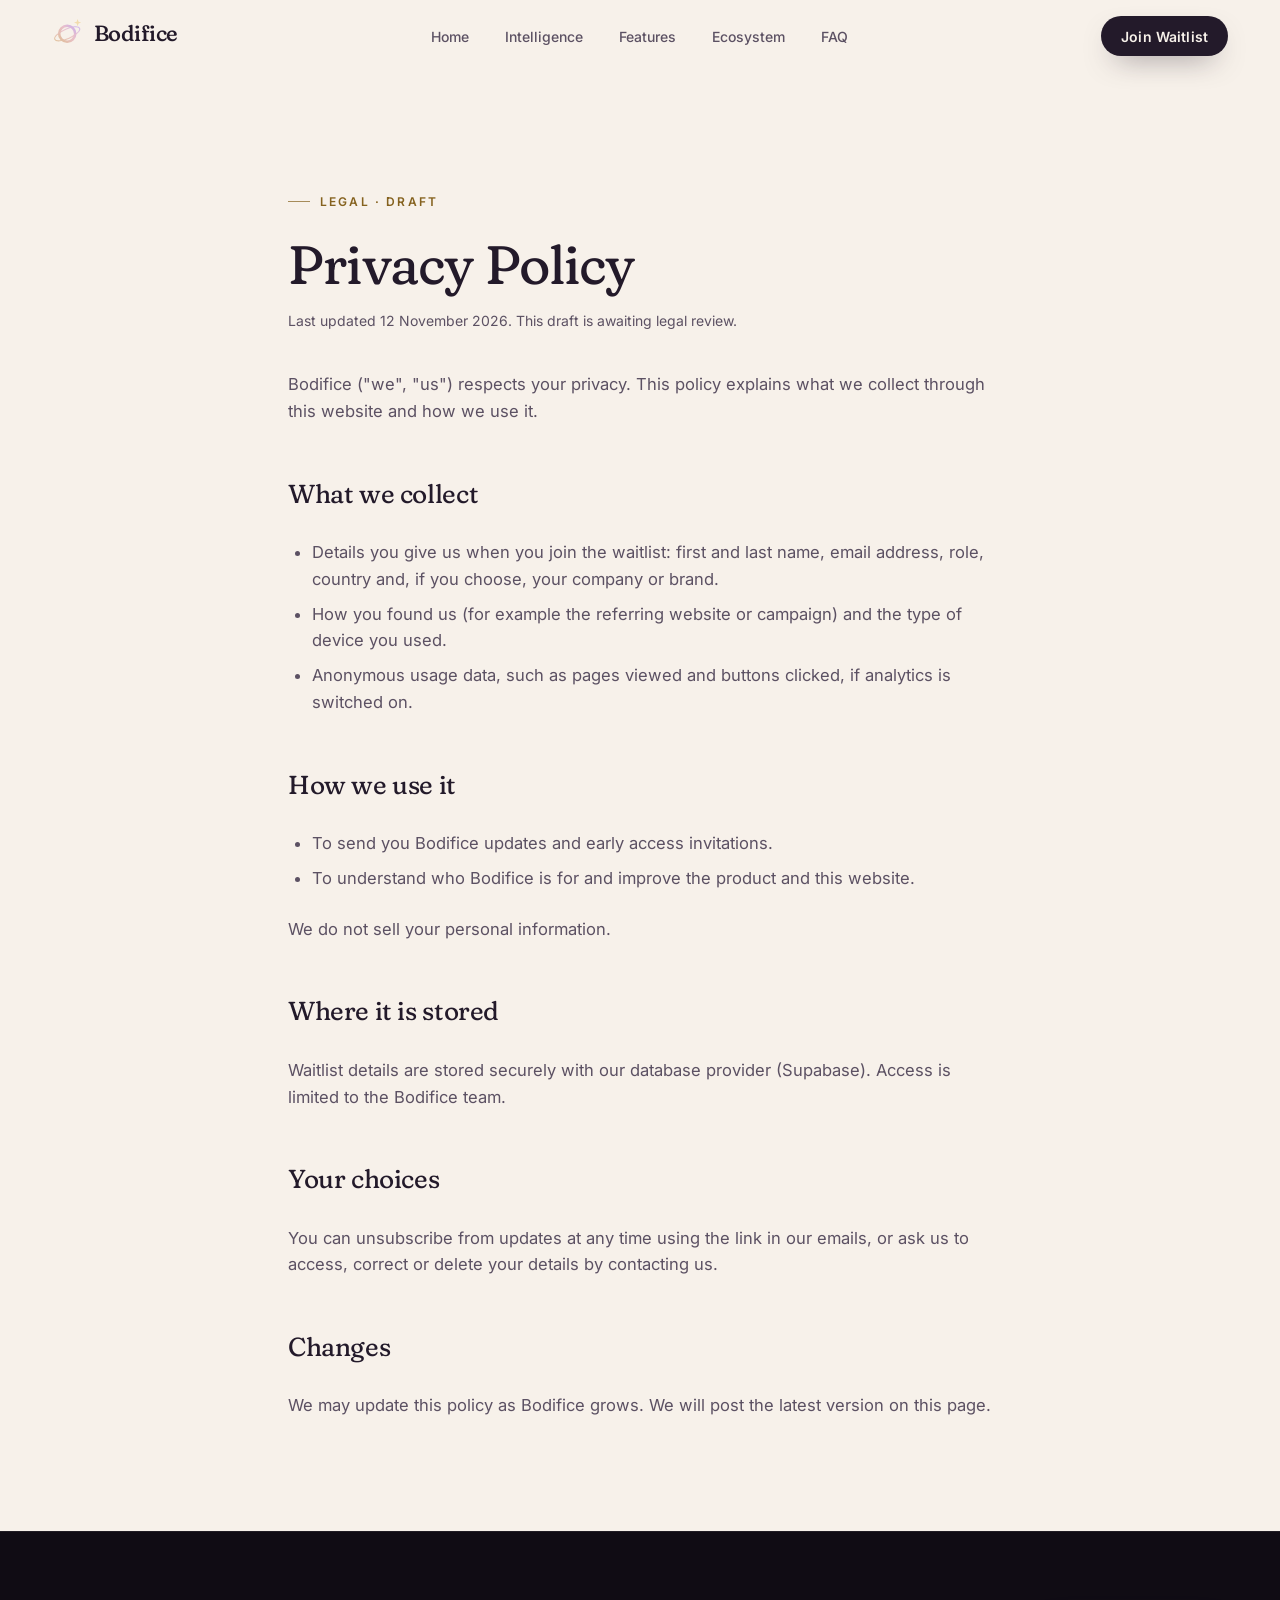
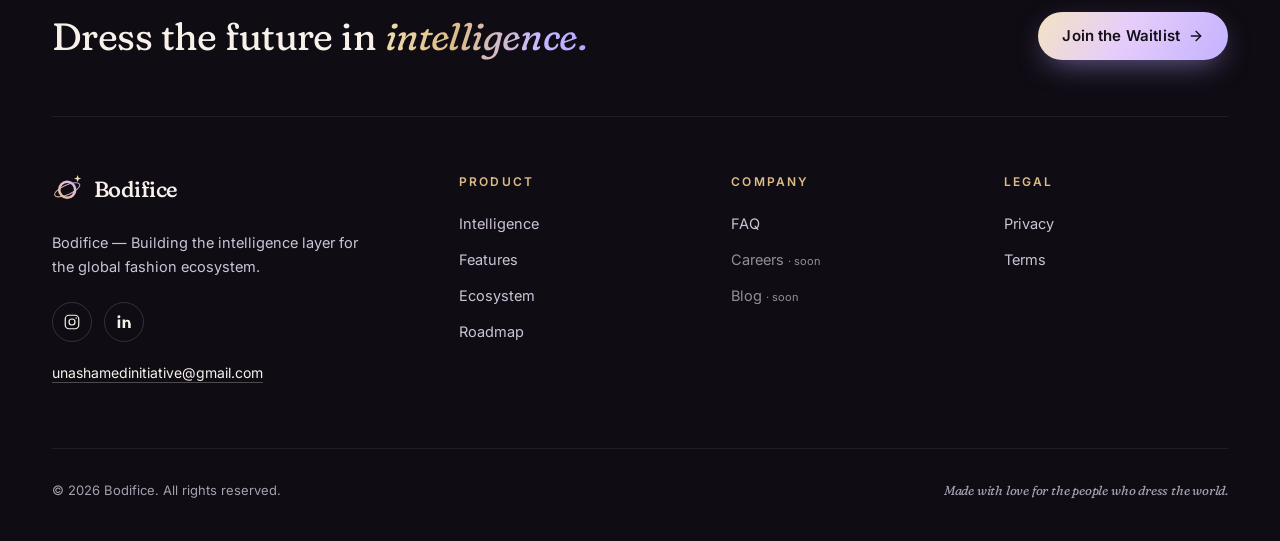
<file: privacy.html>
<!doctype html>
<html lang="en">
  <head>
    <meta charset="UTF-8" />
    <meta name="viewport" content="width=device-width, initial-scale=1" />
    <meta name="theme-color" content="#141019" />
    <title>Privacy Policy | Bodifice</title>
    <meta name="description" content="How Bodifice collects, uses and protects your information." />
    <meta name="robots" content="index, follow" />
    <link rel="canonical" href="https://fashionos.ai/privacy" />
    <meta property="og:type" content="website" />
    <meta property="og:site_name" content="Bodifice" />
    <meta property="og:title" content="Privacy Policy | Bodifice" />
    <meta property="og:description" content="How Bodifice collects, uses and protects your information." />
    <meta property="og:url" content="https://fashionos.ai/privacy" />
    <meta property="og:image" content="https://fashionos.ai/og-image.png" />
    <meta property="og:image:width" content="1200" />
    <meta property="og:image:height" content="630" />
    <meta property="og:image:alt" content="Bodifice, the AI operating system for the future of fashion" />
    <meta name="twitter:card" content="summary_large_image" />
    <meta name="twitter:title" content="Privacy Policy | Bodifice" />
    <meta name="twitter:description" content="How Bodifice collects, uses and protects your information." />
    <meta name="twitter:image" content="https://fashionos.ai/og-image.png" />
    <link rel="icon" href="./favicon.svg" type="image/svg+xml" />
    <link rel="icon" href="./favicon-32.png" sizes="32x32" type="image/png" />
    <link rel="apple-touch-icon" href="./apple-touch-icon.png" />
    <link rel="preload" href="./fraunces-latin-soft-normal.woff2" as="font" type="font/woff2" crossorigin />
    <link rel="preload" href="./fraunces-latin-soft-italic.woff2" as="font" type="font/woff2" crossorigin />
    <link rel="preload" href="./inter-latin-wght-normal.woff2" as="font" type="font/woff2" crossorigin />
    <script defer src="./config.js"></script>
    <script type="module" crossorigin src="./index-CwRFqcDE.js"></script>
    <link rel="stylesheet" crossorigin href="./style-B6pCrrAK.css">
  </head>
  <body>
    <div id="root" data-page="privacy"><header class="fixed inset-x-0 top-0 z-50 transition-all duration-500 border-b border-transparent bg-transparent"><a href="#main" class="sr-only focus:not-sr-only focus:absolute focus:left-4 focus:top-3 focus:z-50 focus:rounded-full focus:bg-silk focus:px-4 focus:py-2 focus:text-ink">Skip to content</a><nav aria-label="Main" class="container-fos flex h-[72px] items-center justify-between gap-6"><a href="index.html" aria-label="Bodifice home"><span class="inline-flex items-center gap-2.5 "><svg viewBox="0 0 40 40" class="h-8 w-8" aria-hidden="true" focusable="false"><defs><linearGradient id="fos-g-light" x1="4" y1="34" x2="34" y2="6" gradientUnits="userSpaceOnUse"><stop offset="0" stop-color="#dcbd86"></stop><stop offset="0.55" stop-color="#e9bfcb"></stop><stop offset="1" stop-color="#b7a5ff"></stop></linearGradient></defs><circle cx="19" cy="21" r="10" fill="none" stroke="url(#fos-g-light)" stroke-width="3.2"></circle><ellipse cx="19" cy="21" rx="17" ry="6" transform="rotate(-24 19 21)" fill="none" stroke="url(#fos-g-light)" stroke-width="1.3" opacity="0.9"></ellipse><path d="M32 2.5 L33.2 5.8 L36.5 7 L33.2 8.2 L32 11.5 L30.8 8.2 L27.5 7 L30.8 5.8 Z" fill="#f1dcae"></path></svg><span class="font-display text-[22px] leading-none font-medium tracking-tight text-ink">Bodifice</span></span></a><ul class="hidden items-center gap-1 lg:flex"><li><a href="index.html#top" class="relative rounded-full px-4 py-2 text-[14px] font-medium transition-colors duration-300 text-ink-soft hover:text-ink"><span aria-hidden="true" class="absolute inset-0 -z-10 rounded-full bg-ink/[0.06] transition-all duration-500 scale-90 opacity-0"></span>Home</a></li><li><a href="index.html#intelligence" class="relative rounded-full px-4 py-2 text-[14px] font-medium transition-colors duration-300 text-ink-soft hover:text-ink"><span aria-hidden="true" class="absolute inset-0 -z-10 rounded-full bg-ink/[0.06] transition-all duration-500 scale-90 opacity-0"></span>Intelligence</a></li><li><a href="index.html#features" class="relative rounded-full px-4 py-2 text-[14px] font-medium transition-colors duration-300 text-ink-soft hover:text-ink"><span aria-hidden="true" class="absolute inset-0 -z-10 rounded-full bg-ink/[0.06] transition-all duration-500 scale-90 opacity-0"></span>Features</a></li><li><a href="index.html#ecosystem" class="relative rounded-full px-4 py-2 text-[14px] font-medium transition-colors duration-300 text-ink-soft hover:text-ink"><span aria-hidden="true" class="absolute inset-0 -z-10 rounded-full bg-ink/[0.06] transition-all duration-500 scale-90 opacity-0"></span>Ecosystem</a></li><li><a href="index.html#faq" class="relative rounded-full px-4 py-2 text-[14px] font-medium transition-colors duration-300 text-ink-soft hover:text-ink"><span aria-hidden="true" class="absolute inset-0 -z-10 rounded-full bg-ink/[0.06] transition-all duration-500 scale-90 opacity-0"></span>FAQ</a></li></ul><div class="flex items-center gap-2"><a href="index.html#waitlist" class="group relative inline-flex min-h-12 whitespace-nowrap items-center justify-center gap-2 rounded-full px-6 py-3 text-[15px] font-semibold tracking-[0.01em] transition-all duration-300 ease-[var(--ease-silk)] active:scale-[0.98] select-none text-silk bg-ink shadow-[0_12px_30px_-14px_rgba(35,26,42,0.7)] hover:bg-[#33263d] hover:-translate-y-0.5 hidden !min-h-10 !px-5 !py-2 !text-[14px] sm:inline-flex">Join Waitlist</a><button type="button" class="inline-flex h-11 w-11 items-center justify-center rounded-full border border-ink/15 text-ink lg:hidden" aria-expanded="false" aria-controls="mobile-menu" aria-label="Open menu"><svg xmlns="http://www.w3.org/2000/svg" width="24" height="24" viewBox="0 0 24 24" fill="none" stroke="currentColor" stroke-width="2" stroke-linecap="round" stroke-linejoin="round" class="lucide lucide-menu h-5 w-5" aria-hidden="true"><path d="M4 5h16"></path><path d="M4 12h16"></path><path d="M4 19h16"></path></svg></button></div></nav></header><main id="main"><section class="on-light bg-silk pt-[72px] text-ink"><div class="container-fos max-w-3xl py-20 sm:py-28"><p class="eyebrow text-gold-deep">Legal · Draft</p><h1 class="mt-5 text-[40px] leading-tight font-normal sm:text-[54px]">Privacy Policy</h1><p class="mt-3 text-[14px] text-ink-soft">Last updated <!-- -->12 November 2026<!-- -->. This draft is awaiting legal review.</p><div class="mt-10 space-y-6 text-[16.5px] leading-relaxed text-ink-soft [&amp;_h2]:mt-12 [&amp;_h2]:text-[26px] [&amp;_h2]:text-ink [&amp;_a]:text-orchid-deep [&amp;_a]:underline [&amp;_ul]:list-disc [&amp;_ul]:space-y-2 [&amp;_ul]:pl-6"><p>Bodifice (&quot;we&quot;, &quot;us&quot;) respects your privacy. This policy explains what we collect through this website and how we use it.</p><h2>What we collect</h2><ul><li>Details you give us when you join the waitlist: first and last name, email address, role, country and, if you choose, your company or brand.</li><li>How you found us (for example the referring website or campaign) and the type of device you used.</li><li>Anonymous usage data, such as pages viewed and buttons clicked, if analytics is switched on.</li></ul><h2>How we use it</h2><ul><li>To send you Bodifice updates and early access invitations.</li><li>To understand who Bodifice is for and improve the product and this website.</li></ul><p>We do not sell your personal information.</p><h2>Where it is stored</h2><p>Waitlist details are stored securely with our database provider (Supabase). Access is limited to the Bodifice team.</p><h2>Your choices</h2><p>You can unsubscribe from updates at any time using the link in our emails, or ask us to access, correct or delete your details by contacting us.</p><h2>Changes</h2><p>We may update this policy as Bodifice grows. We will post the latest version on this page.</p></div></div></section></main><footer class="relative border-t border-white/[0.07] bg-[#100c14] pt-20 pb-10"><div class="container-fos"><div class="flex flex-col items-start justify-between gap-8 border-b border-white/[0.07] pb-14 md:flex-row md:items-end"><p class="max-w-xl font-display text-[30px] leading-tight text-silk sm:text-[38px]">Dress the future in <em class="text-sheen italic">intelligence.</em></p><a href="index.html#waitlist" class="group relative inline-flex min-h-12 whitespace-nowrap items-center justify-center gap-2 rounded-full px-6 py-3 text-[15px] font-semibold tracking-[0.01em] transition-all duration-300 ease-[var(--ease-silk)] active:scale-[0.98] select-none text-velvet bg-[linear-gradient(120deg,#f3e3c3_0%,#e6cdfa_45%,#c3b2ff_100%)] shadow-[0_10px_30px_-10px_rgba(183,165,255,0.65)] hover:shadow-[0_16px_40px_-12px_rgba(220,189,134,0.7)] hover:-translate-y-0.5 ">Join the Waitlist<svg xmlns="http://www.w3.org/2000/svg" width="24" height="24" viewBox="0 0 24 24" fill="none" stroke="currentColor" stroke-width="2" stroke-linecap="round" stroke-linejoin="round" class="lucide lucide-arrow-right h-4 w-4 transition-transform duration-300 group-hover:translate-x-0.5" aria-hidden="true"><path d="M5 12h14"></path><path d="m12 5 7 7-7 7"></path></svg></a></div><div class="grid gap-12 md:grid-cols-[1.6fr_repeat(3,1fr)] pt-14"><div><span class="inline-flex items-center gap-2.5 "><svg viewBox="0 0 40 40" class="h-8 w-8" aria-hidden="true" focusable="false"><defs><linearGradient id="fos-g-dark" x1="4" y1="34" x2="34" y2="6" gradientUnits="userSpaceOnUse"><stop offset="0" stop-color="#dcbd86"></stop><stop offset="0.55" stop-color="#e9bfcb"></stop><stop offset="1" stop-color="#b7a5ff"></stop></linearGradient></defs><circle cx="19" cy="21" r="10" fill="none" stroke="url(#fos-g-dark)" stroke-width="3.2"></circle><ellipse cx="19" cy="21" rx="17" ry="6" transform="rotate(-24 19 21)" fill="none" stroke="url(#fos-g-dark)" stroke-width="1.3" opacity="0.9"></ellipse><path d="M32 2.5 L33.2 5.8 L36.5 7 L33.2 8.2 L32 11.5 L30.8 8.2 L27.5 7 L30.8 5.8 Z" fill="#f1dcae"></path></svg><span class="font-display text-[22px] leading-none font-medium tracking-tight text-silk">Bodifice</span></span><p class="mt-5 max-w-xs text-[14.5px] leading-relaxed text-mist">Bodifice — Building the intelligence layer for the global fashion ecosystem.</p></div><nav aria-label="Product"><p class="text-[12px] font-semibold tracking-[0.18em] text-champagne uppercase">Product</p><ul class="mt-5 space-y-3"><li><a href="index.html#intelligence" class="text-[14.5px] text-mist transition-colors hover:text-silk">Intelligence</a></li><li><a href="index.html#features" class="text-[14.5px] text-mist transition-colors hover:text-silk">Features</a></li><li><a href="index.html#ecosystem" class="text-[14.5px] text-mist transition-colors hover:text-silk">Ecosystem</a></li><li><a href="index.html#roadmap" class="text-[14.5px] text-mist transition-colors hover:text-silk">Roadmap</a></li></ul></nav><nav aria-label="Company"><p class="text-[12px] font-semibold tracking-[0.18em] text-champagne uppercase">Company</p><ul class="mt-5 space-y-3"><li><a href="index.html#faq" class="text-[14.5px] text-mist transition-colors hover:text-silk">FAQ</a></li><li><span class="text-[14.5px] text-mist/70">Careers<!-- --> <span class="text-[11px] text-mist/70">· soon</span></span></li><li><span class="text-[14.5px] text-mist/70">Blog<!-- --> <span class="text-[11px] text-mist/70">· soon</span></span></li></ul></nav><nav aria-label="Legal"><p class="text-[12px] font-semibold tracking-[0.18em] text-champagne uppercase">Legal</p><ul class="mt-5 space-y-3"><li><a href="privacy.html" class="text-[14.5px] text-mist transition-colors hover:text-silk">Privacy</a></li><li><a href="terms.html" class="text-[14.5px] text-mist transition-colors hover:text-silk">Terms</a></li></ul></nav></div><div class="mt-16 flex flex-col gap-3 border-t border-white/[0.07] pt-8 text-[13px] text-mist/80 sm:flex-row sm:justify-between"><p>© <!-- -->2026<!-- --> Bodifice. All rights reserved.</p><p class="font-display italic">Made with love for the people who dress the world.</p></div></div></footer></div>
  </body>
</html>
</file>
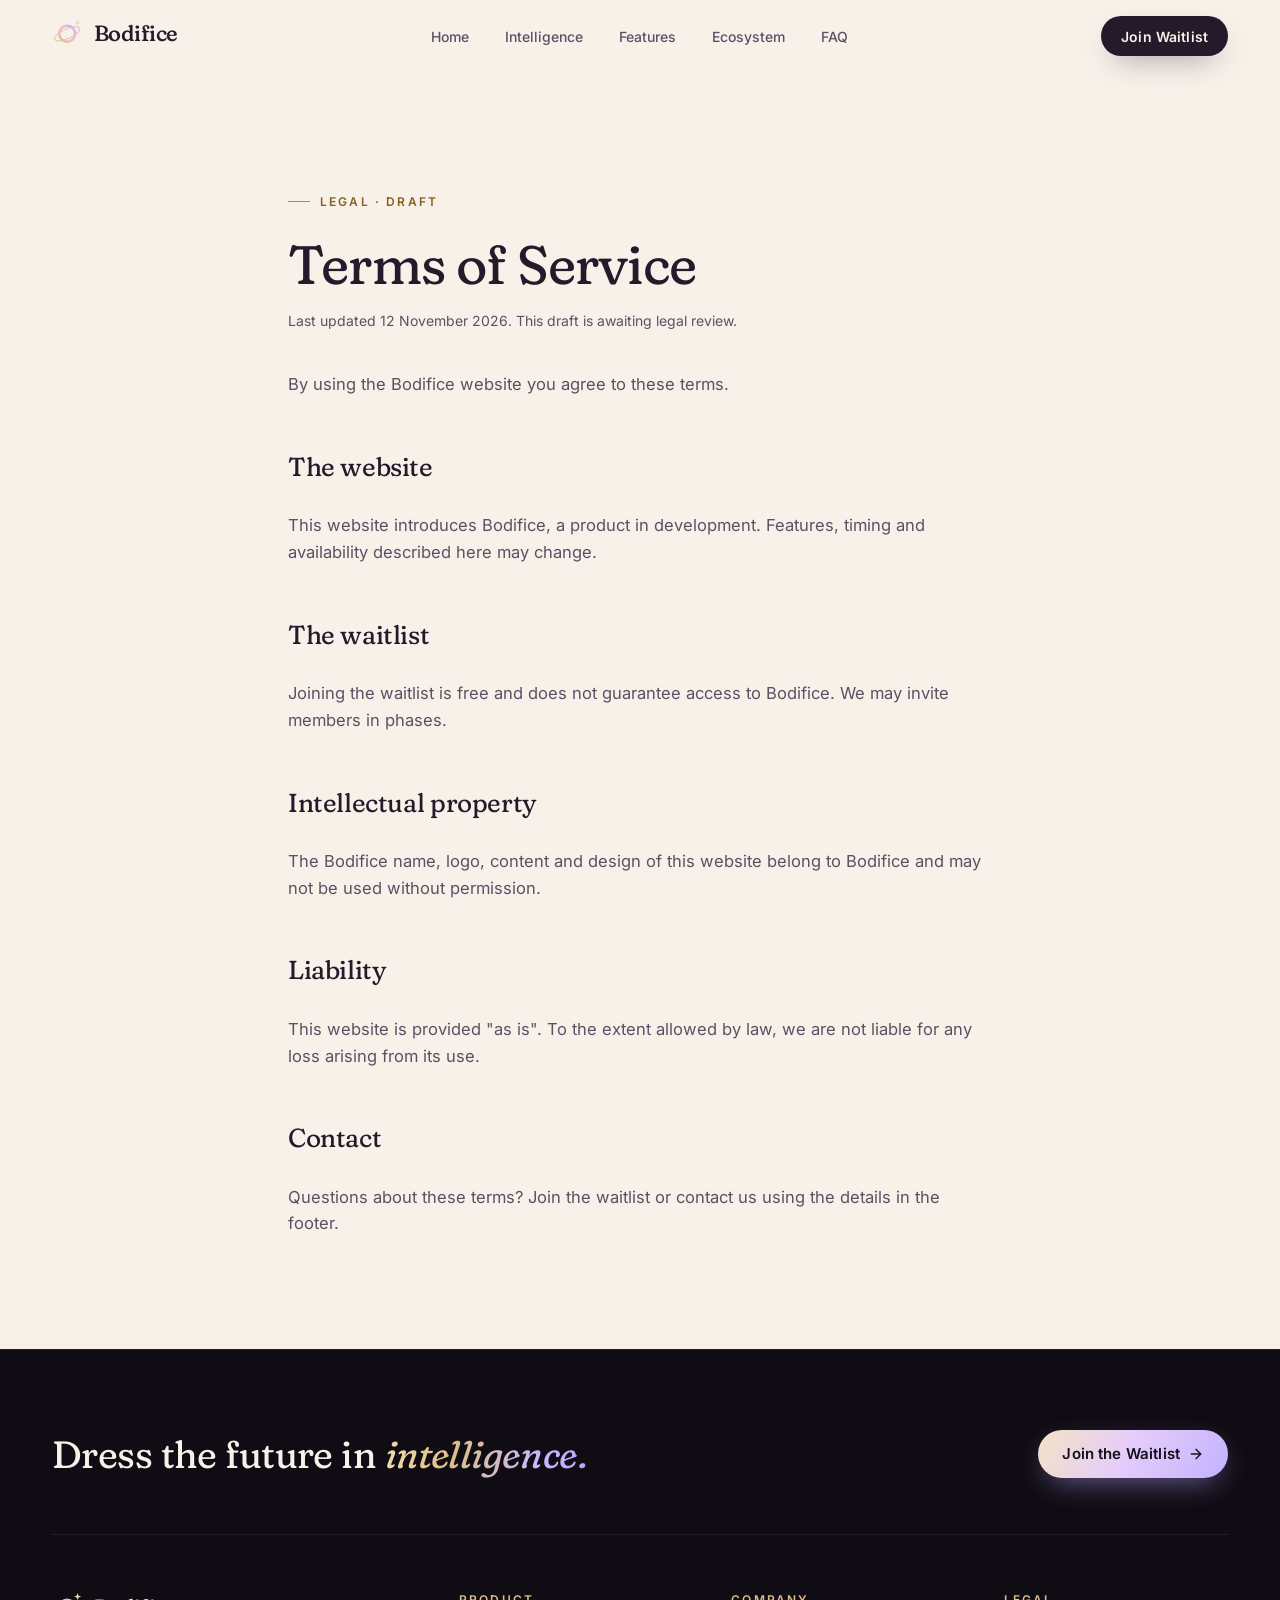
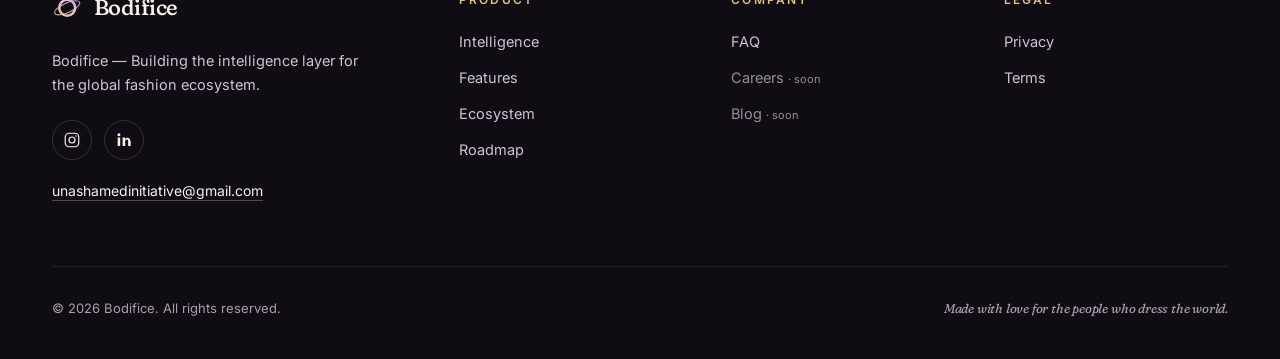
<file: terms.html>
<!doctype html>
<html lang="en">
  <head>
    <meta charset="UTF-8" />
    <meta name="viewport" content="width=device-width, initial-scale=1" />
    <meta name="theme-color" content="#141019" />
    <title>Terms of Service | Bodifice</title>
    <meta name="description" content="The terms for using the Bodifice website and waitlist." />
    <meta name="robots" content="index, follow" />
    <link rel="canonical" href="https://fashionos.ai/terms" />
    <meta property="og:type" content="website" />
    <meta property="og:site_name" content="Bodifice" />
    <meta property="og:title" content="Terms of Service | Bodifice" />
    <meta property="og:description" content="The terms for using the Bodifice website and waitlist." />
    <meta property="og:url" content="https://fashionos.ai/terms" />
    <meta property="og:image" content="https://fashionos.ai/og-image.png" />
    <meta property="og:image:width" content="1200" />
    <meta property="og:image:height" content="630" />
    <meta property="og:image:alt" content="Bodifice, the AI operating system for the future of fashion" />
    <meta name="twitter:card" content="summary_large_image" />
    <meta name="twitter:title" content="Terms of Service | Bodifice" />
    <meta name="twitter:description" content="The terms for using the Bodifice website and waitlist." />
    <meta name="twitter:image" content="https://fashionos.ai/og-image.png" />
    <link rel="icon" href="./favicon.svg" type="image/svg+xml" />
    <link rel="icon" href="./favicon-32.png" sizes="32x32" type="image/png" />
    <link rel="apple-touch-icon" href="./apple-touch-icon.png" />
    <link rel="preload" href="./fraunces-latin-soft-normal.woff2" as="font" type="font/woff2" crossorigin />
    <link rel="preload" href="./fraunces-latin-soft-italic.woff2" as="font" type="font/woff2" crossorigin />
    <link rel="preload" href="./inter-latin-wght-normal.woff2" as="font" type="font/woff2" crossorigin />
    <script defer src="./config.js"></script>
    <script type="module" crossorigin src="./index-CwRFqcDE.js"></script>
    <link rel="stylesheet" crossorigin href="./style-B6pCrrAK.css">
  </head>
  <body>
    <div id="root" data-page="terms"><header class="fixed inset-x-0 top-0 z-50 transition-all duration-500 border-b border-transparent bg-transparent"><a href="#main" class="sr-only focus:not-sr-only focus:absolute focus:left-4 focus:top-3 focus:z-50 focus:rounded-full focus:bg-silk focus:px-4 focus:py-2 focus:text-ink">Skip to content</a><nav aria-label="Main" class="container-fos flex h-[72px] items-center justify-between gap-6"><a href="index.html" aria-label="Bodifice home"><span class="inline-flex items-center gap-2.5 "><svg viewBox="0 0 40 40" class="h-8 w-8" aria-hidden="true" focusable="false"><defs><linearGradient id="fos-g-light" x1="4" y1="34" x2="34" y2="6" gradientUnits="userSpaceOnUse"><stop offset="0" stop-color="#dcbd86"></stop><stop offset="0.55" stop-color="#e9bfcb"></stop><stop offset="1" stop-color="#b7a5ff"></stop></linearGradient></defs><circle cx="19" cy="21" r="10" fill="none" stroke="url(#fos-g-light)" stroke-width="3.2"></circle><ellipse cx="19" cy="21" rx="17" ry="6" transform="rotate(-24 19 21)" fill="none" stroke="url(#fos-g-light)" stroke-width="1.3" opacity="0.9"></ellipse><path d="M32 2.5 L33.2 5.8 L36.5 7 L33.2 8.2 L32 11.5 L30.8 8.2 L27.5 7 L30.8 5.8 Z" fill="#f1dcae"></path></svg><span class="font-display text-[22px] leading-none font-medium tracking-tight text-ink">Bodifice</span></span></a><ul class="hidden items-center gap-1 lg:flex"><li><a href="index.html#top" class="relative rounded-full px-4 py-2 text-[14px] font-medium transition-colors duration-300 text-ink-soft hover:text-ink"><span aria-hidden="true" class="absolute inset-0 -z-10 rounded-full bg-ink/[0.06] transition-all duration-500 scale-90 opacity-0"></span>Home</a></li><li><a href="index.html#intelligence" class="relative rounded-full px-4 py-2 text-[14px] font-medium transition-colors duration-300 text-ink-soft hover:text-ink"><span aria-hidden="true" class="absolute inset-0 -z-10 rounded-full bg-ink/[0.06] transition-all duration-500 scale-90 opacity-0"></span>Intelligence</a></li><li><a href="index.html#features" class="relative rounded-full px-4 py-2 text-[14px] font-medium transition-colors duration-300 text-ink-soft hover:text-ink"><span aria-hidden="true" class="absolute inset-0 -z-10 rounded-full bg-ink/[0.06] transition-all duration-500 scale-90 opacity-0"></span>Features</a></li><li><a href="index.html#ecosystem" class="relative rounded-full px-4 py-2 text-[14px] font-medium transition-colors duration-300 text-ink-soft hover:text-ink"><span aria-hidden="true" class="absolute inset-0 -z-10 rounded-full bg-ink/[0.06] transition-all duration-500 scale-90 opacity-0"></span>Ecosystem</a></li><li><a href="index.html#faq" class="relative rounded-full px-4 py-2 text-[14px] font-medium transition-colors duration-300 text-ink-soft hover:text-ink"><span aria-hidden="true" class="absolute inset-0 -z-10 rounded-full bg-ink/[0.06] transition-all duration-500 scale-90 opacity-0"></span>FAQ</a></li></ul><div class="flex items-center gap-2"><a href="index.html#waitlist" class="group relative inline-flex min-h-12 whitespace-nowrap items-center justify-center gap-2 rounded-full px-6 py-3 text-[15px] font-semibold tracking-[0.01em] transition-all duration-300 ease-[var(--ease-silk)] active:scale-[0.98] select-none text-silk bg-ink shadow-[0_12px_30px_-14px_rgba(35,26,42,0.7)] hover:bg-[#33263d] hover:-translate-y-0.5 hidden !min-h-10 !px-5 !py-2 !text-[14px] sm:inline-flex">Join Waitlist</a><button type="button" class="inline-flex h-11 w-11 items-center justify-center rounded-full border border-ink/15 text-ink lg:hidden" aria-expanded="false" aria-controls="mobile-menu" aria-label="Open menu"><svg xmlns="http://www.w3.org/2000/svg" width="24" height="24" viewBox="0 0 24 24" fill="none" stroke="currentColor" stroke-width="2" stroke-linecap="round" stroke-linejoin="round" class="lucide lucide-menu h-5 w-5" aria-hidden="true"><path d="M4 5h16"></path><path d="M4 12h16"></path><path d="M4 19h16"></path></svg></button></div></nav></header><main id="main"><section class="on-light bg-silk pt-[72px] text-ink"><div class="container-fos max-w-3xl py-20 sm:py-28"><p class="eyebrow text-gold-deep">Legal · Draft</p><h1 class="mt-5 text-[40px] leading-tight font-normal sm:text-[54px]">Terms of Service</h1><p class="mt-3 text-[14px] text-ink-soft">Last updated <!-- -->12 November 2026<!-- -->. This draft is awaiting legal review.</p><div class="mt-10 space-y-6 text-[16.5px] leading-relaxed text-ink-soft [&amp;_h2]:mt-12 [&amp;_h2]:text-[26px] [&amp;_h2]:text-ink [&amp;_a]:text-orchid-deep [&amp;_a]:underline [&amp;_ul]:list-disc [&amp;_ul]:space-y-2 [&amp;_ul]:pl-6"><p>By using the Bodifice website you agree to these terms.</p><h2>The website</h2><p>This website introduces Bodifice, a product in development. Features, timing and availability described here may change.</p><h2>The waitlist</h2><p>Joining the waitlist is free and does not guarantee access to Bodifice. We may invite members in phases.</p><h2>Intellectual property</h2><p>The Bodifice name, logo, content and design of this website belong to Bodifice and may not be used without permission.</p><h2>Liability</h2><p>This website is provided &quot;as is&quot;. To the extent allowed by law, we are not liable for any loss arising from its use.</p><h2>Contact</h2><p>Questions about these terms? Join the waitlist or contact us using the details in the footer.</p></div></div></section></main><footer class="relative border-t border-white/[0.07] bg-[#100c14] pt-20 pb-10"><div class="container-fos"><div class="flex flex-col items-start justify-between gap-8 border-b border-white/[0.07] pb-14 md:flex-row md:items-end"><p class="max-w-xl font-display text-[30px] leading-tight text-silk sm:text-[38px]">Dress the future in <em class="text-sheen italic">intelligence.</em></p><a href="index.html#waitlist" class="group relative inline-flex min-h-12 whitespace-nowrap items-center justify-center gap-2 rounded-full px-6 py-3 text-[15px] font-semibold tracking-[0.01em] transition-all duration-300 ease-[var(--ease-silk)] active:scale-[0.98] select-none text-velvet bg-[linear-gradient(120deg,#f3e3c3_0%,#e6cdfa_45%,#c3b2ff_100%)] shadow-[0_10px_30px_-10px_rgba(183,165,255,0.65)] hover:shadow-[0_16px_40px_-12px_rgba(220,189,134,0.7)] hover:-translate-y-0.5 ">Join the Waitlist<svg xmlns="http://www.w3.org/2000/svg" width="24" height="24" viewBox="0 0 24 24" fill="none" stroke="currentColor" stroke-width="2" stroke-linecap="round" stroke-linejoin="round" class="lucide lucide-arrow-right h-4 w-4 transition-transform duration-300 group-hover:translate-x-0.5" aria-hidden="true"><path d="M5 12h14"></path><path d="m12 5 7 7-7 7"></path></svg></a></div><div class="grid gap-12 md:grid-cols-[1.6fr_repeat(3,1fr)] pt-14"><div><span class="inline-flex items-center gap-2.5 "><svg viewBox="0 0 40 40" class="h-8 w-8" aria-hidden="true" focusable="false"><defs><linearGradient id="fos-g-dark" x1="4" y1="34" x2="34" y2="6" gradientUnits="userSpaceOnUse"><stop offset="0" stop-color="#dcbd86"></stop><stop offset="0.55" stop-color="#e9bfcb"></stop><stop offset="1" stop-color="#b7a5ff"></stop></linearGradient></defs><circle cx="19" cy="21" r="10" fill="none" stroke="url(#fos-g-dark)" stroke-width="3.2"></circle><ellipse cx="19" cy="21" rx="17" ry="6" transform="rotate(-24 19 21)" fill="none" stroke="url(#fos-g-dark)" stroke-width="1.3" opacity="0.9"></ellipse><path d="M32 2.5 L33.2 5.8 L36.5 7 L33.2 8.2 L32 11.5 L30.8 8.2 L27.5 7 L30.8 5.8 Z" fill="#f1dcae"></path></svg><span class="font-display text-[22px] leading-none font-medium tracking-tight text-silk">Bodifice</span></span><p class="mt-5 max-w-xs text-[14.5px] leading-relaxed text-mist">Bodifice — Building the intelligence layer for the global fashion ecosystem.</p></div><nav aria-label="Product"><p class="text-[12px] font-semibold tracking-[0.18em] text-champagne uppercase">Product</p><ul class="mt-5 space-y-3"><li><a href="index.html#intelligence" class="text-[14.5px] text-mist transition-colors hover:text-silk">Intelligence</a></li><li><a href="index.html#features" class="text-[14.5px] text-mist transition-colors hover:text-silk">Features</a></li><li><a href="index.html#ecosystem" class="text-[14.5px] text-mist transition-colors hover:text-silk">Ecosystem</a></li><li><a href="index.html#roadmap" class="text-[14.5px] text-mist transition-colors hover:text-silk">Roadmap</a></li></ul></nav><nav aria-label="Company"><p class="text-[12px] font-semibold tracking-[0.18em] text-champagne uppercase">Company</p><ul class="mt-5 space-y-3"><li><a href="index.html#faq" class="text-[14.5px] text-mist transition-colors hover:text-silk">FAQ</a></li><li><span class="text-[14.5px] text-mist/70">Careers<!-- --> <span class="text-[11px] text-mist/70">· soon</span></span></li><li><span class="text-[14.5px] text-mist/70">Blog<!-- --> <span class="text-[11px] text-mist/70">· soon</span></span></li></ul></nav><nav aria-label="Legal"><p class="text-[12px] font-semibold tracking-[0.18em] text-champagne uppercase">Legal</p><ul class="mt-5 space-y-3"><li><a href="privacy.html" class="text-[14.5px] text-mist transition-colors hover:text-silk">Privacy</a></li><li><a href="terms.html" class="text-[14.5px] text-mist transition-colors hover:text-silk">Terms</a></li></ul></nav></div><div class="mt-16 flex flex-col gap-3 border-t border-white/[0.07] pt-8 text-[13px] text-mist/80 sm:flex-row sm:justify-between"><p>© <!-- -->2026<!-- --> Bodifice. All rights reserved.</p><p class="font-display italic">Made with love for the people who dress the world.</p></div></div></footer></div>
  </body>
</html>
</file>
